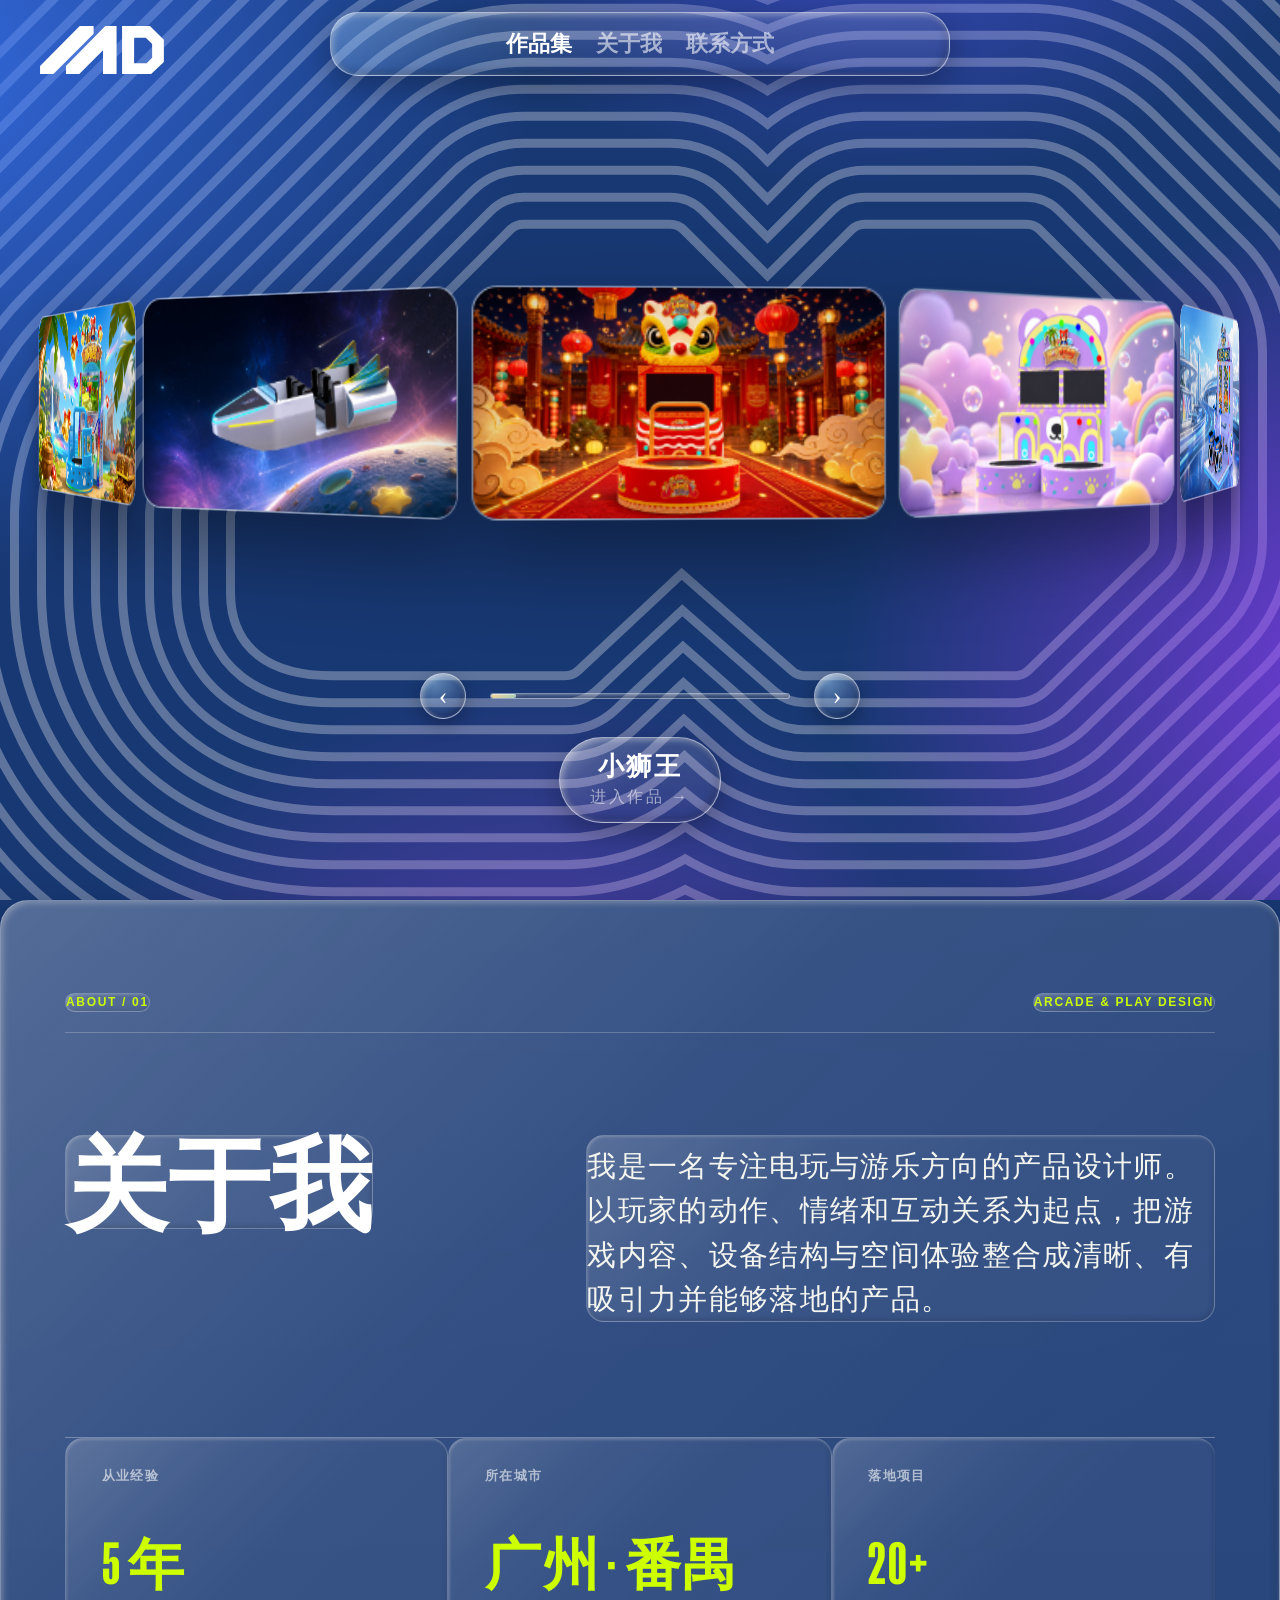
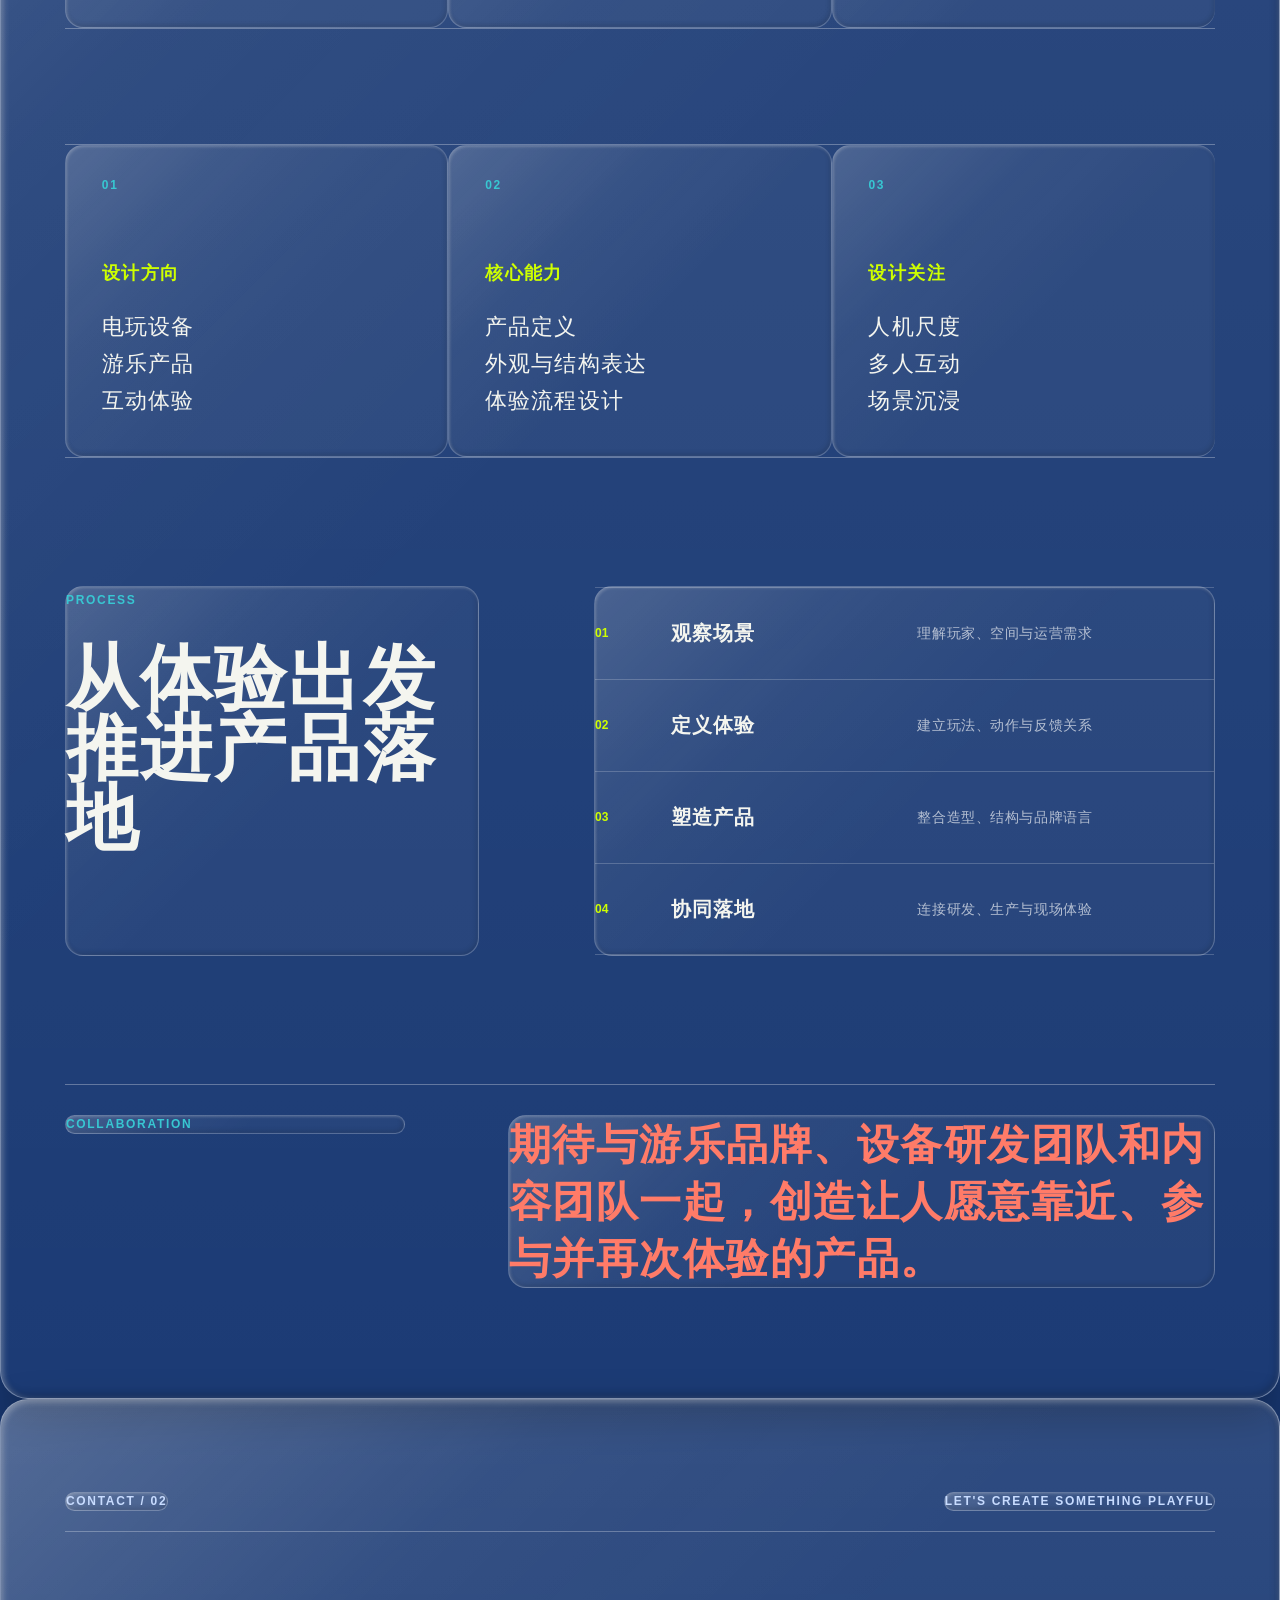
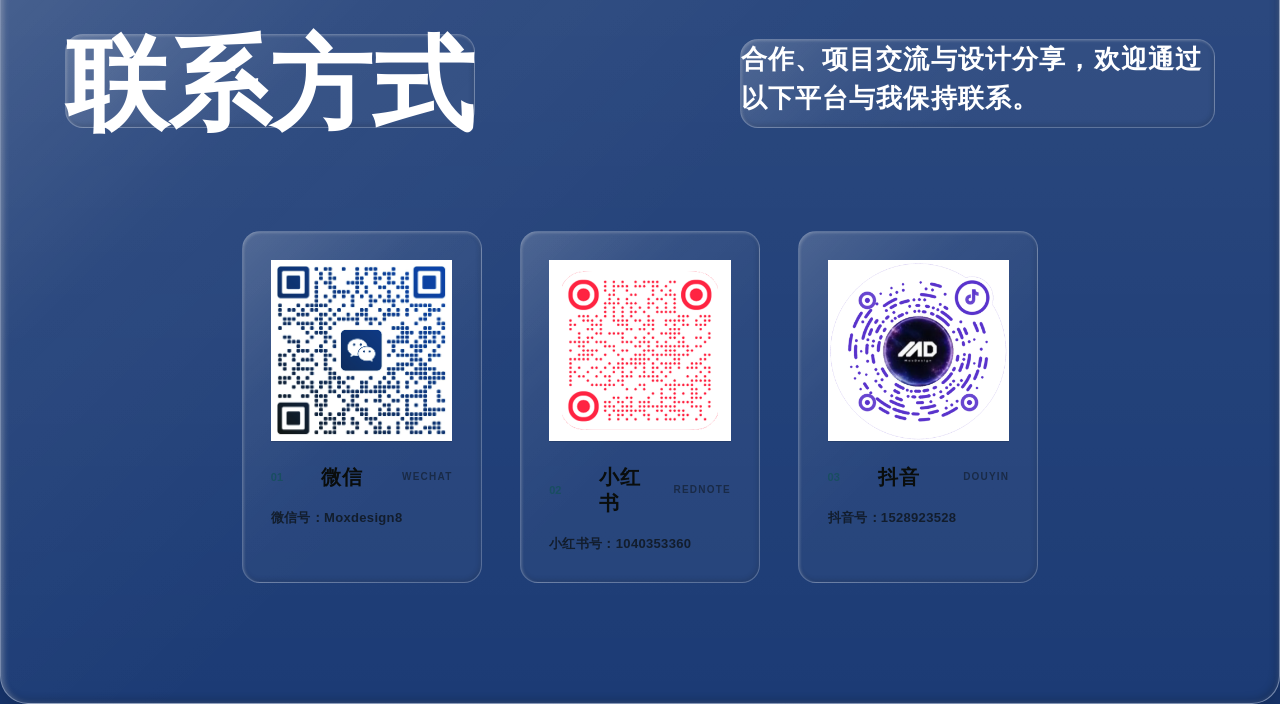
<file: index.html>
<!doctype html>
<html lang="zh-CN">
<head>
  <meta charset="utf-8">
  <meta name="viewport" content="width=device-width, initial-scale=1">
  <title>MOXDESIGN</title>
  <meta name="description" content="MOXDESIGN 个人作品集 · 电玩与游乐产品设计">
  <link rel="icon" type="image/svg+xml" href="/portfolio-favicon.svg">
<link rel="stylesheet" href="./_next/static/css/4db93ba46713b32e.css" data-precedence="next"/>
<link rel="stylesheet" href="./_next/static/css/9125044143d262a6.css" data-precedence="next"/>
<link rel="stylesheet" href="./_next/static/css/6457d96e42e4f2b3.css" data-precedence="next"/>
<link rel="stylesheet" href="./_next/static/css/0eae86ed3602519b.css" data-precedence="next"/>
<link rel="stylesheet" href="./_next/static/css/7588f6a66e364845.css" data-precedence="next"/>
<link rel="stylesheet" href="./_next/static/css/cd90bd70f72f82e6.css" data-precedence="next"/>
<link rel="stylesheet" href="./_next/static/css/4b866532153fc928.css" data-precedence="next"/>
<link rel="stylesheet" href="/portfolio-theme.css">
<link rel="stylesheet" href="/portfolio-carousel.css">
</head>
<body>
  <header class="Header">
    <a class="portfolio-header-brand" href="/" aria-label="MOXDESIGN 首页">
      <img src="/portfolio-wordmark.svg" alt="MOXDESIGN">
    </a>
  </header>
  <main id="main" class="relative">
    <div class="SectionHomepageHero relative min-h-svh text-white overflow-visible">
      <div class="portfolio-hero-inner">
              <div class="portfolio-ring-wrap">
              <div class="portfolio-orbit-wrap">
              <div class="orbit-stage">
        <div class="orbit-ring-wrap">
        <div class="orbit-tilt">
          <div class="orbit-ring" tabindex="0" role="region" aria-label="3D 环形作品画廊，自动旋转，点击卡片进入作品页">
          <a class="orbit-card" href="/duotrampoline/" style="--i:0" aria-label="作品 01">
            <img src="/portfolio-cards/card-01.png" alt="作品 01" loading="lazy">
          </a>
          <a class="orbit-card" href="/duobike/" style="--i:1" aria-label="作品 02">
            <img src="/portfolio-cards/card-02.png" alt="作品 02" loading="lazy">
          </a>
          <a class="orbit-card" href="/gunhero/" style="--i:2" aria-label="作品 03">
            <img src="/portfolio-cards/card-03.png" alt="作品 03" loading="lazy">
          </a>
          <a class="orbit-card" href="/snowbear/" style="--i:3" aria-label="作品 04">
            <img src="/portfolio-cards/card-04.png" alt="作品 04" loading="lazy">
          </a>
          <a class="orbit-card" href="/ledtheater/" style="--i:4" aria-label="作品 05">
            <img src="/portfolio-cards/card-05.png" alt="作品 05" loading="lazy">
          </a>
          <a class="orbit-card" href="/bermuda/" style="--i:5" aria-label="作品 06">
            <img src="/portfolio-cards/card-06.png" alt="作品 06" loading="lazy">
          </a>
          <a class="orbit-card" href="/duoski/" style="--i:6" aria-label="作品 07">
            <img src="/portfolio-cards/card-07.png" alt="作品 07" loading="lazy">
          </a>
          <a class="orbit-card" href="/tricycle/" style="--i:7" aria-label="作品 08">
            <img src="/portfolio-cards/card-08.png" alt="作品 08" loading="lazy">
          </a>
          <a class="orbit-card" href="/foodmatch/" style="--i:8" aria-label="作品 09">
            <img src="/portfolio-cards/card-09.png" alt="作品 09" loading="lazy">
          </a>
          <a class="orbit-card" href="/bobbi/" style="--i:9" aria-label="作品 10">
            <img src="/portfolio-cards/card-10.png" alt="作品 10" loading="lazy">
          </a>
          <a class="orbit-card" href="/hopbear/" style="--i:10" aria-label="作品 11">
            <img src="/portfolio-cards/card-11.png" alt="作品 11" loading="lazy">
          </a>
          <a class="orbit-card" href="/spaceship/" style="--i:11" aria-label="作品 12">
            <img src="/portfolio-cards/card-12.png" alt="作品 12" loading="lazy">
          </a>
          <a class="orbit-card" href="/lionking/" style="--i:12" aria-label="作品 13">
            <img src="/portfolio-cards/card-13.png" alt="作品 13" loading="lazy">
          </a>
          </div>
        </div>
        </div>
        <div class="orbit-controls">
          <button type="button" class="orbit-arrow orbit-prev" aria-label="上一个作品">&#8249;</button>
          <div class="orbit-progress" aria-hidden="true"><div class="orbit-progress-fill"></div></div>
          <button type="button" class="orbit-arrow orbit-next" aria-label="下一个作品">&#8250;</button>
        </div>
        <p class="portfolio-ring-caption" aria-live="polite"></p>
      </div></div>
      </div>
    </div>
  </main>
  <footer class="MainFooter relative text-white"></footer>
  <script src="/portfolio-nav.js"></script>
  <script src="/portfolio-carousel.js"></script>
</body>
</html>
</file>
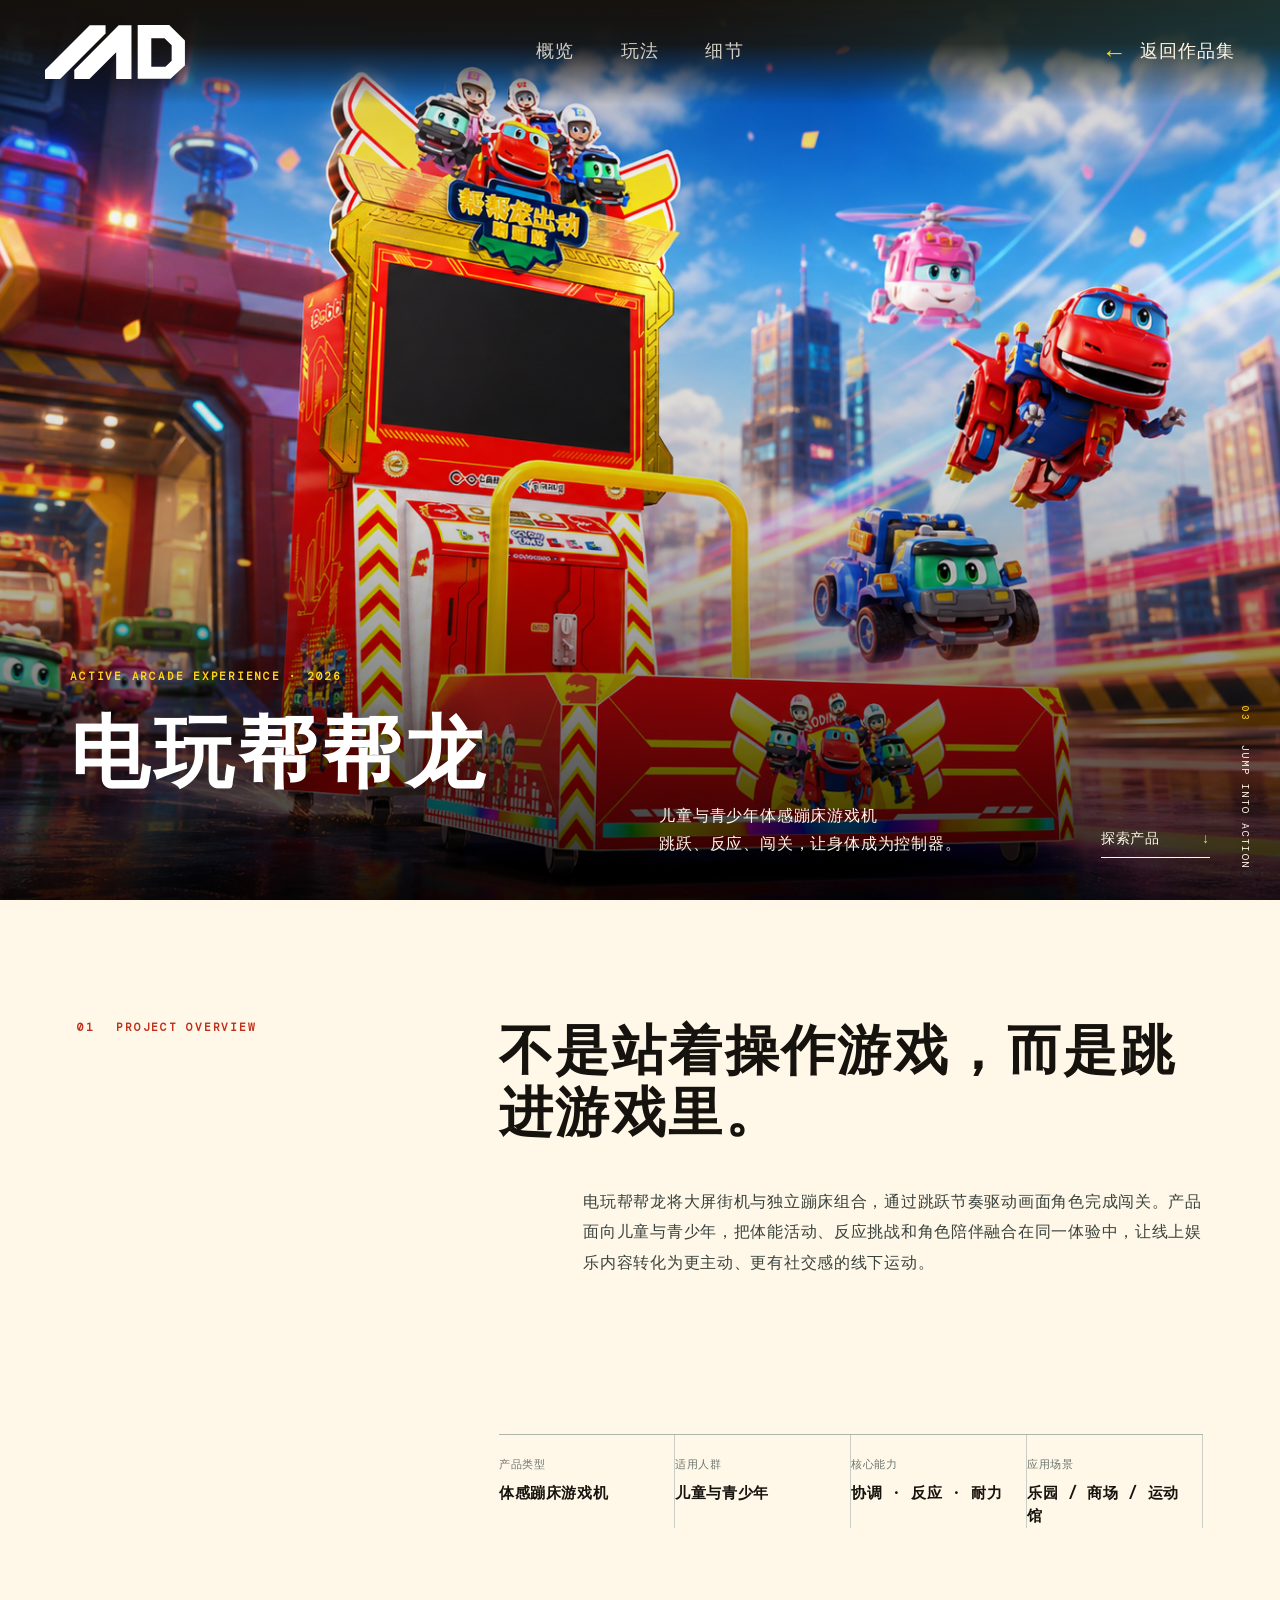
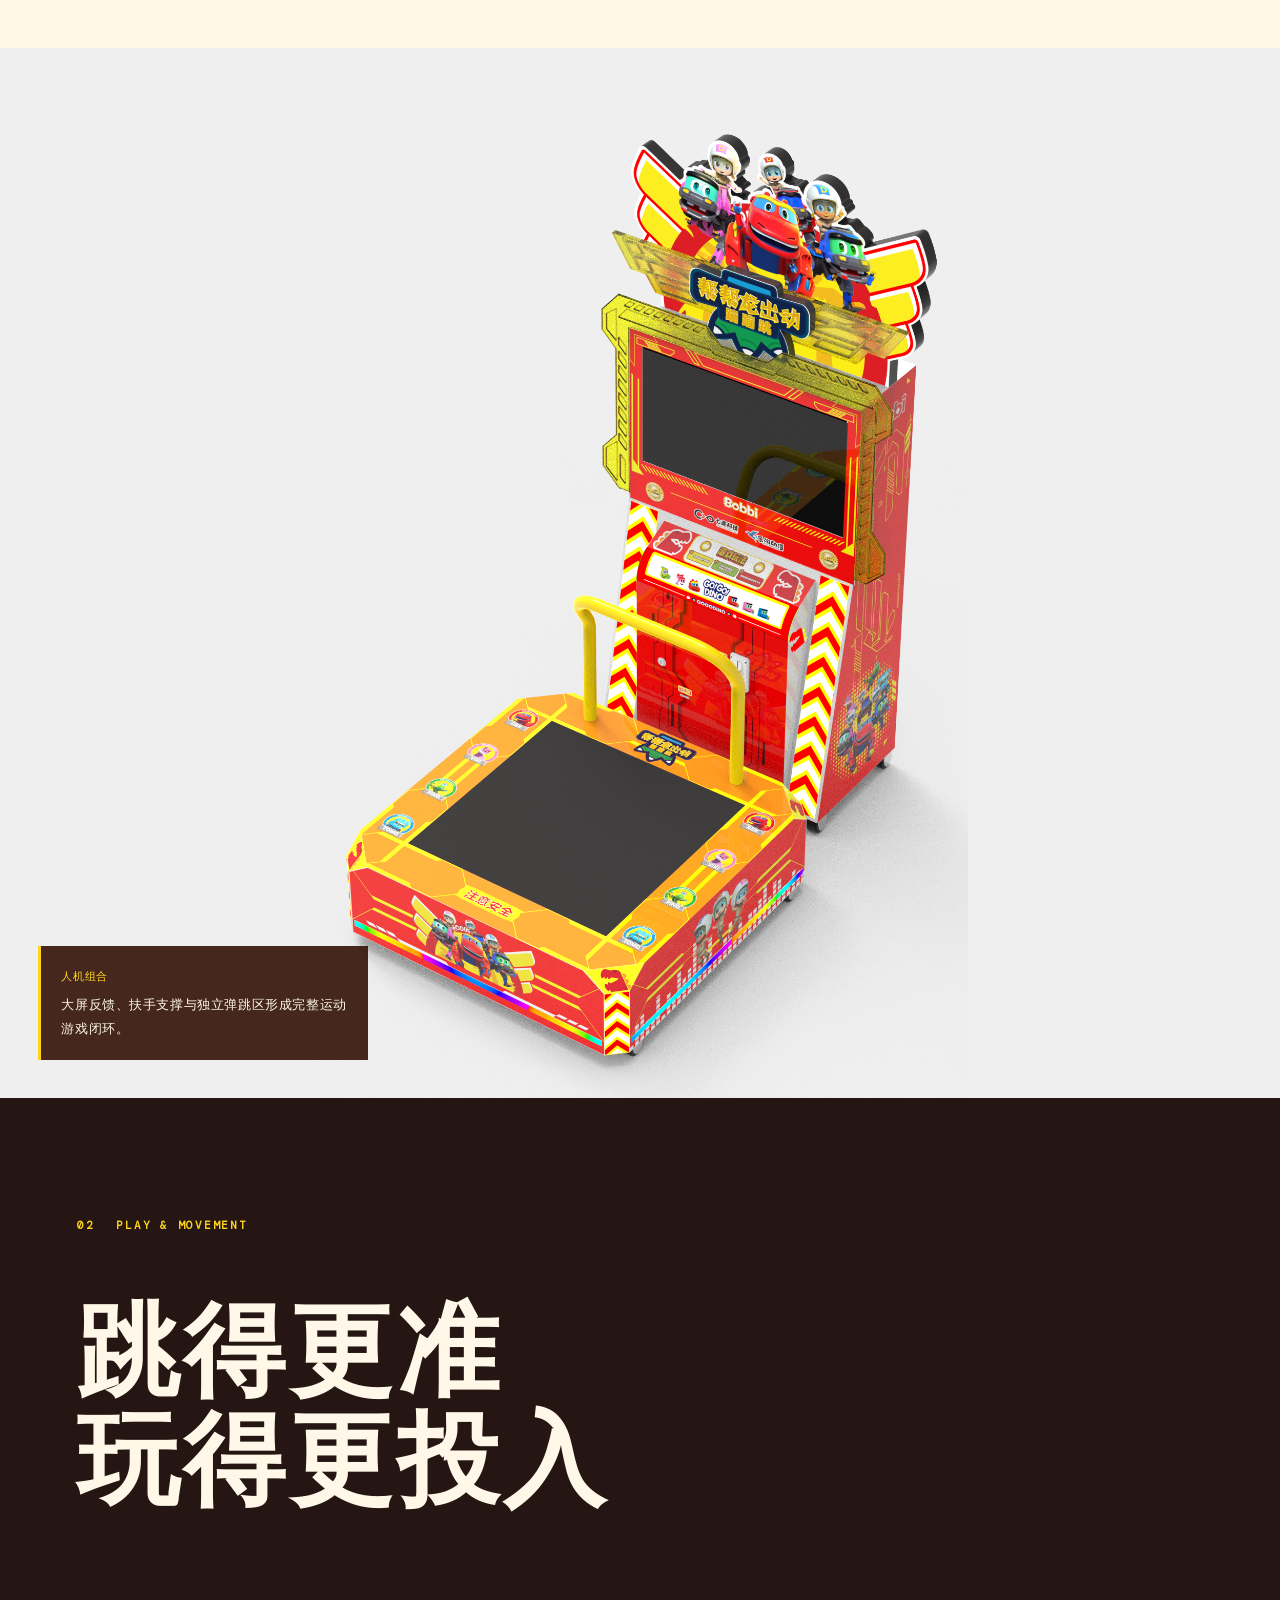
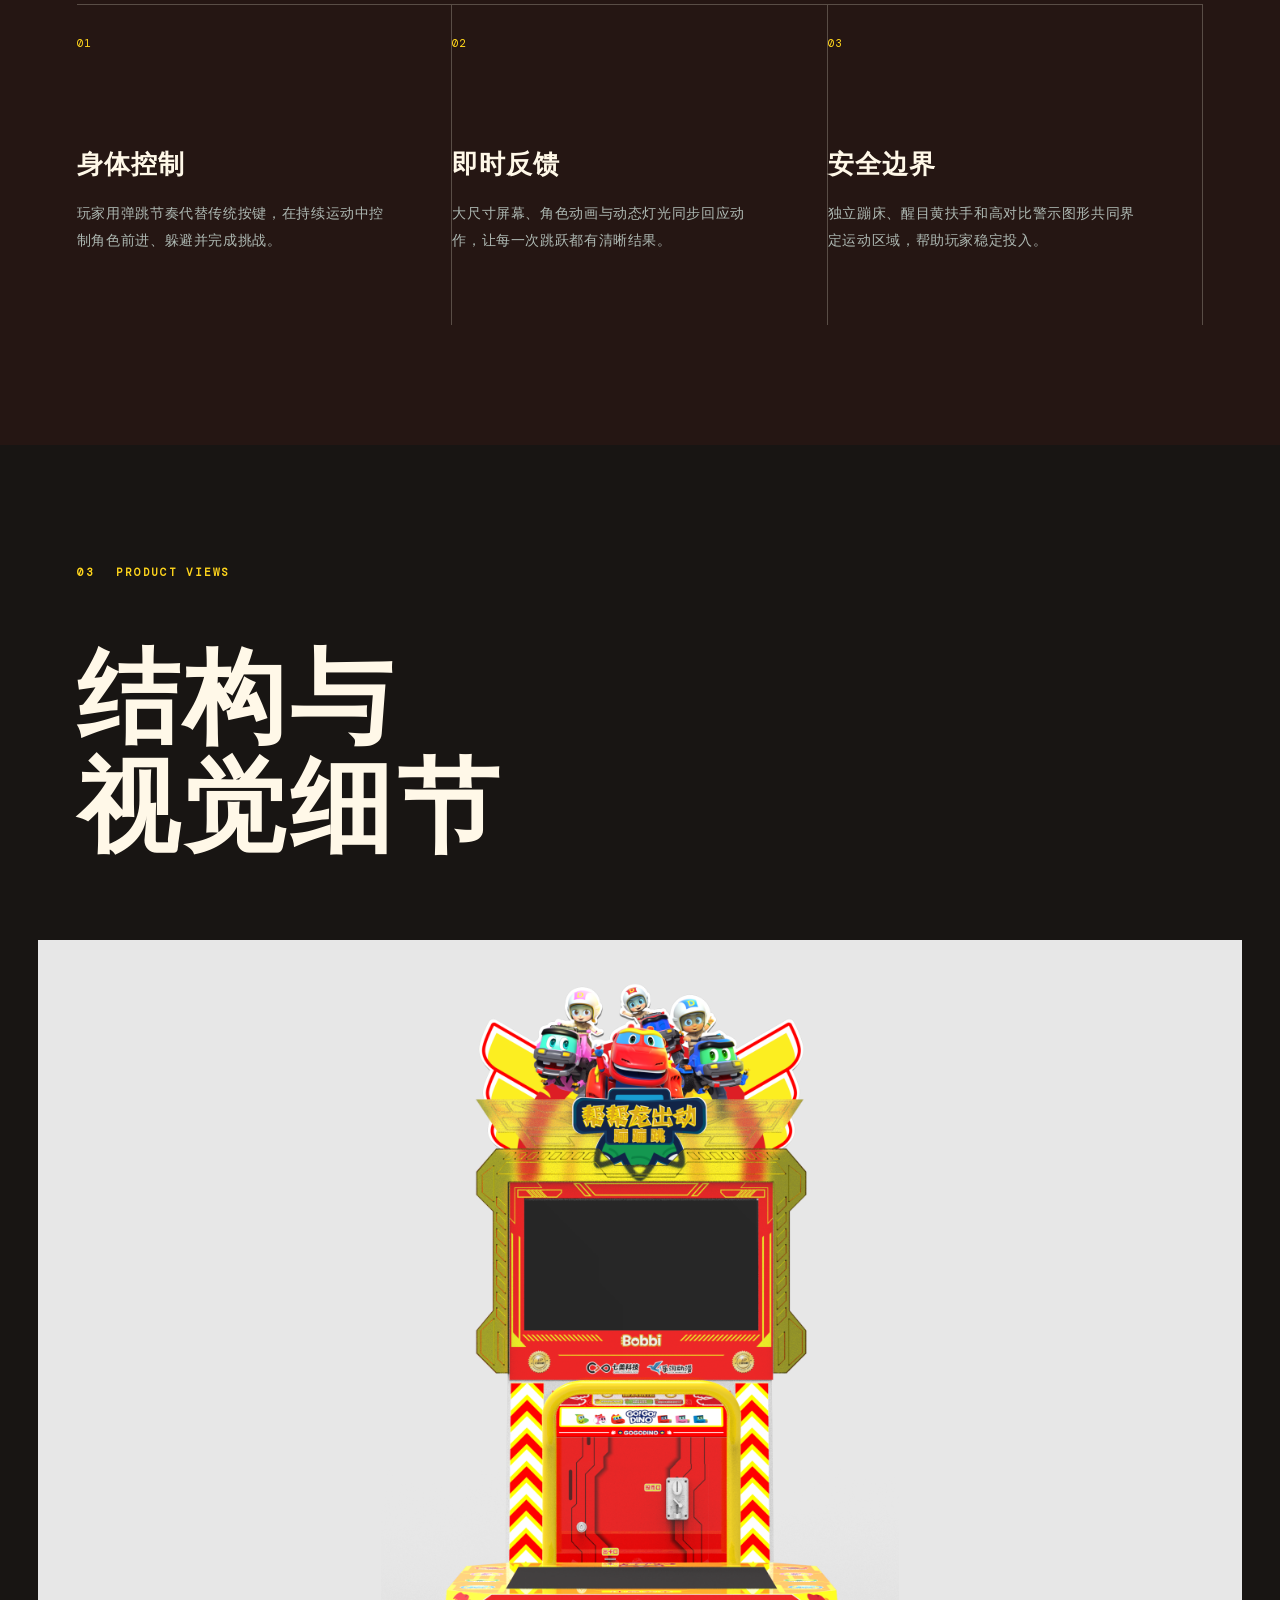
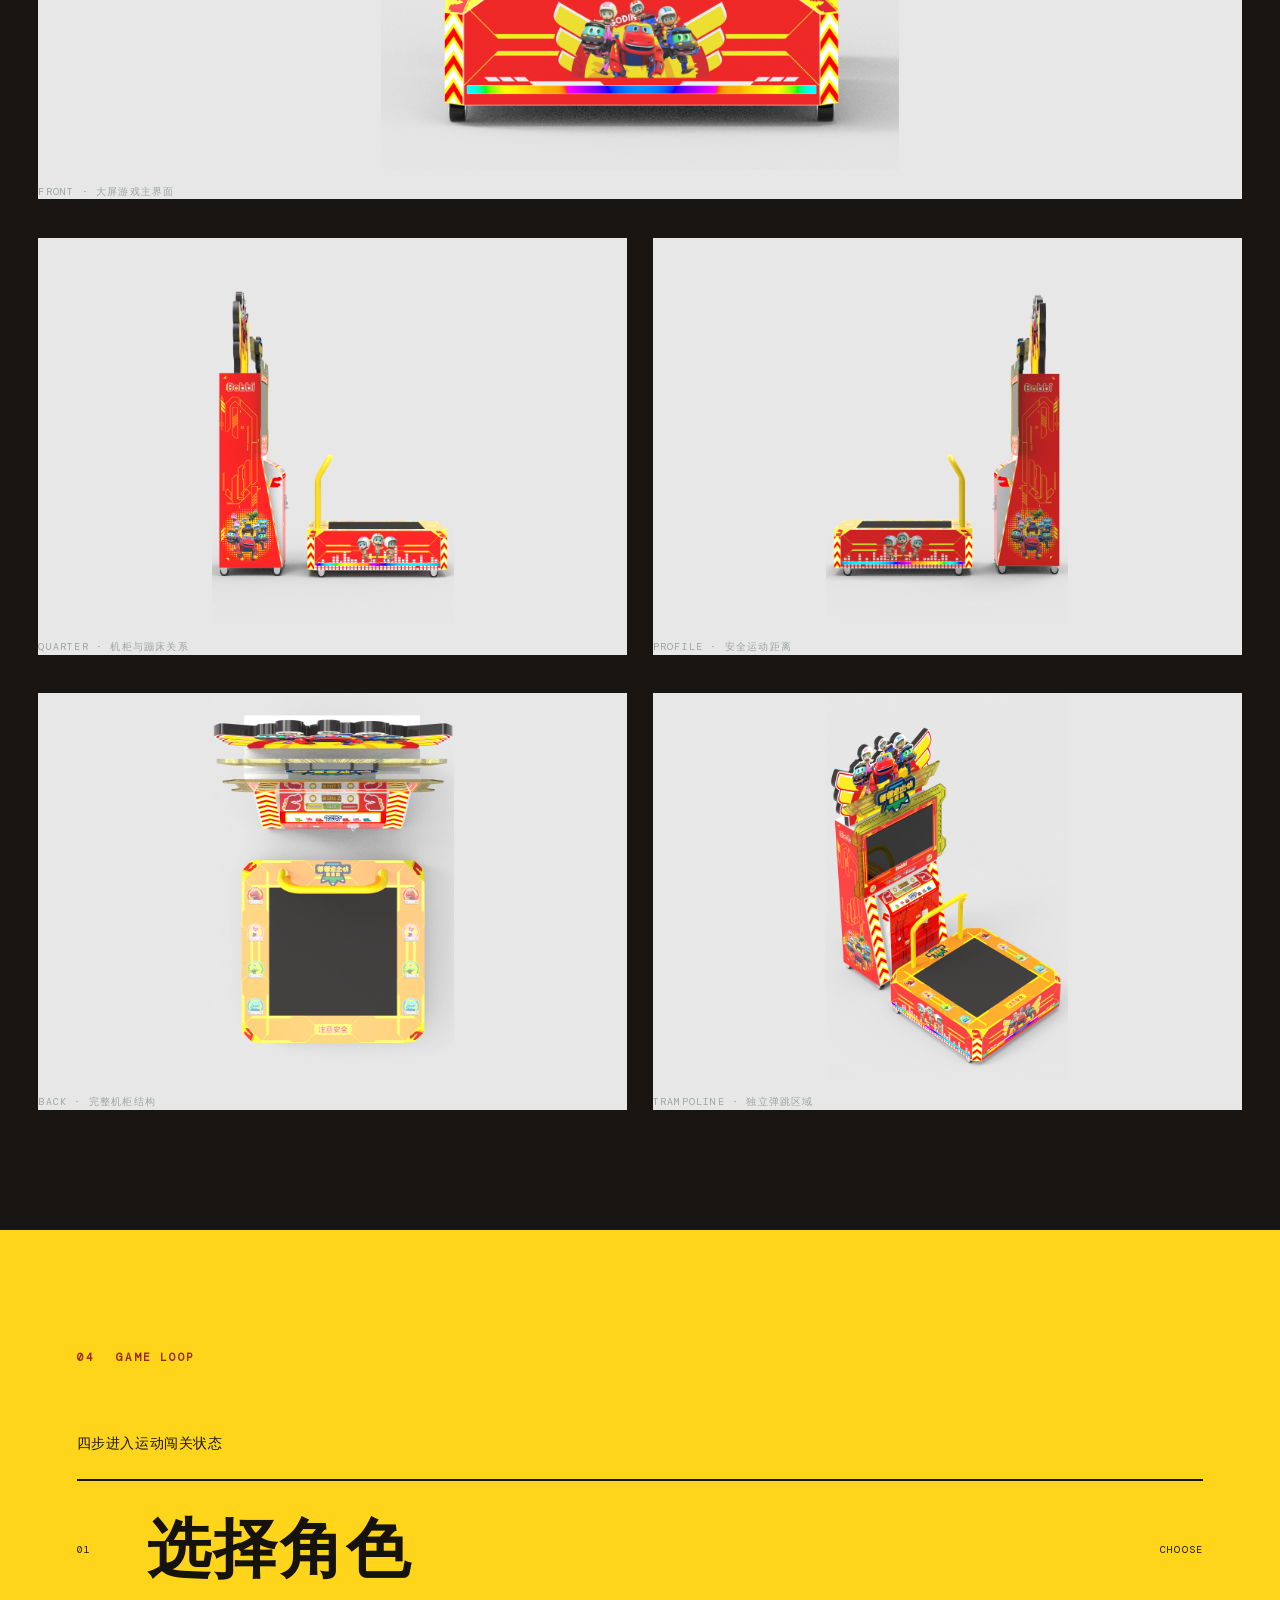
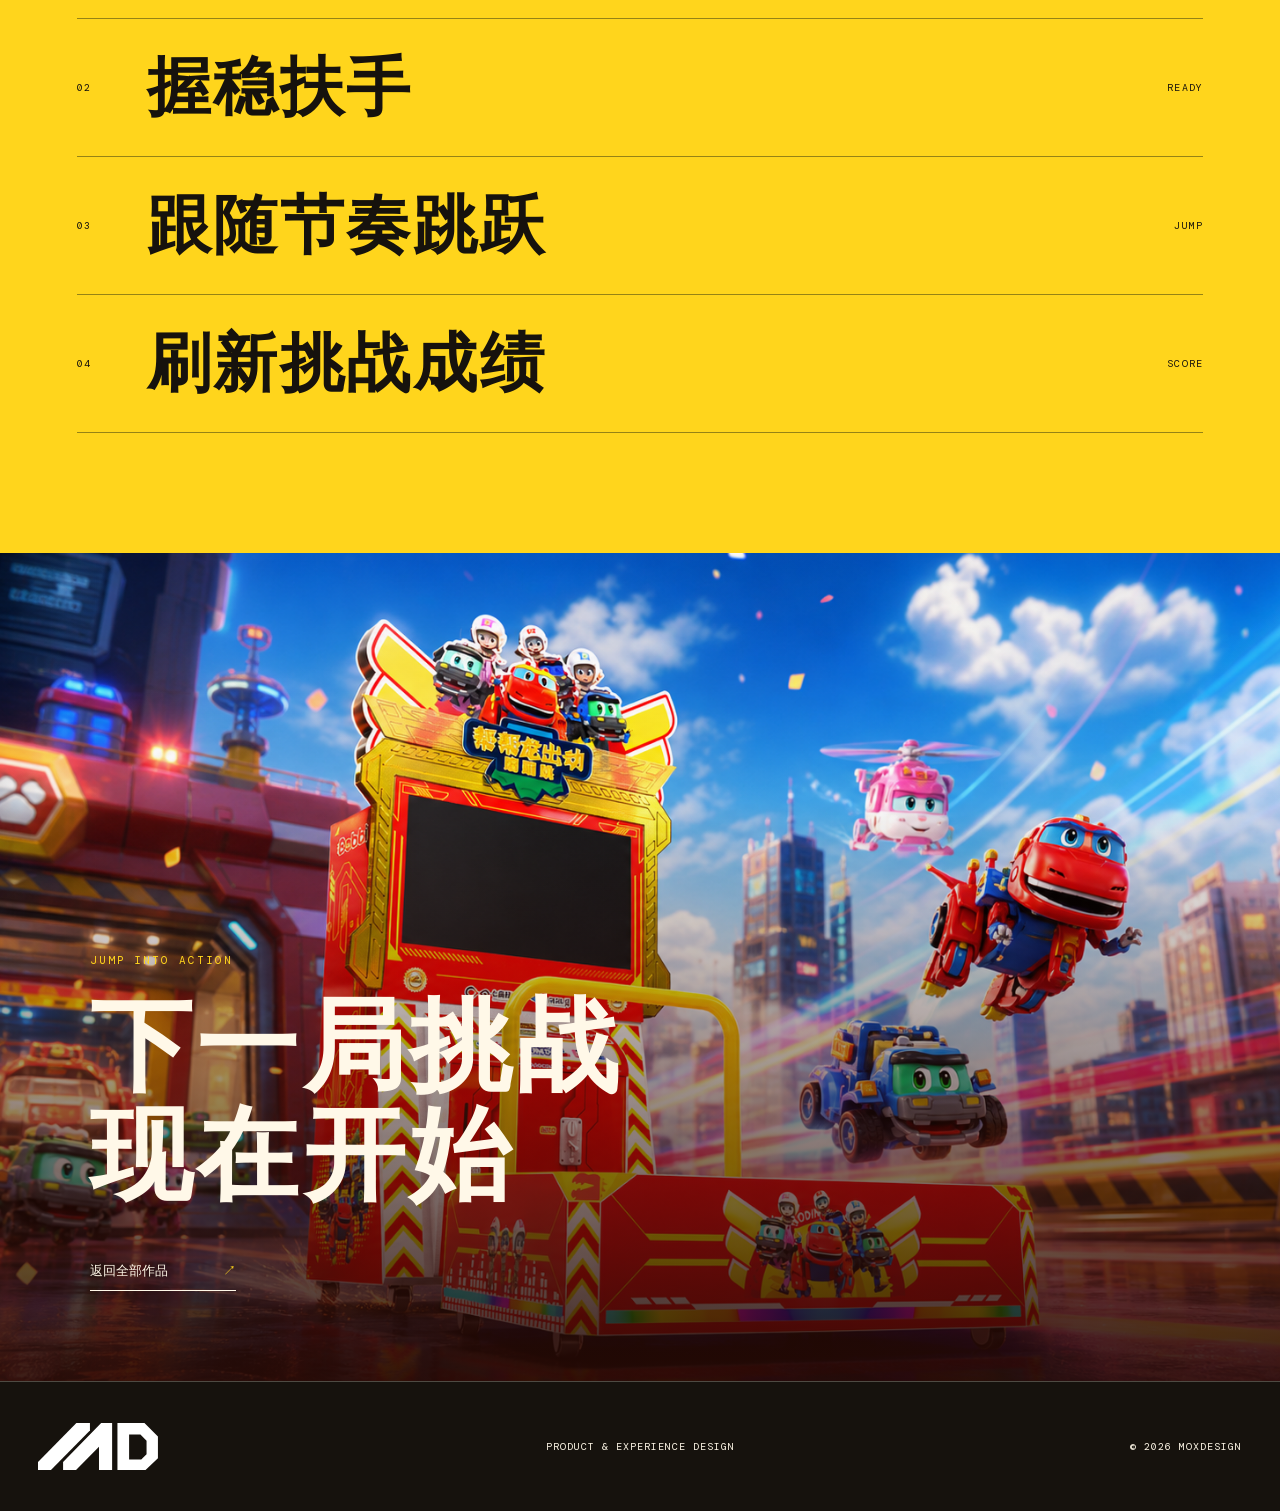
<file: bobbi/index.html>
<!doctype html>
<html lang="zh-CN">
<head>
  <meta charset="utf-8">
  <meta name="viewport" content="width=device-width, initial-scale=1">
  <meta name="theme-color" content="#d9271c">
  <meta name="description" content="电玩帮帮龙儿童与青少年蹦床游戏机产品设计">
  <title>电玩帮帮龙 | MOXDESIGN</title>
  <link rel="icon" type="image/svg+xml" href="/portfolio-favicon.svg">
  <link rel="stylesheet" href="/bobbi/bobbi.css">
  <link rel="stylesheet" href="/detail-safety.css">
</head>
<body class="bobbi-page">
  <header class="site-header">
    <a class="brand" href="/" aria-label="返回 MOXDESIGN 首页"><img src="/portfolio-wordmark.svg" alt="MOXDESIGN"></a>
    <nav aria-label="产品页导航"><a href="#overview">概览</a><a href="#play">玩法</a><a href="#gallery">细节</a></nav>
    <a class="back-link" href="/"><span aria-hidden="true">←</span> 返回作品集</a>
  </header>

  <main>
    <section class="hero" aria-labelledby="hero-title">
      <img class="hero-image" src="/bobbi/assets/主题主视觉.png" alt="电玩帮帮龙蹦床游戏机与角色场景">
      <div class="hero-shade"></div>
      <div class="hero-copy">
        <p class="eyebrow">ACTIVE ARCADE EXPERIENCE · 2026</p>
        <h1 id="hero-title">电玩帮帮龙</h1>
        <div class="hero-foot">
          <p>儿童与青少年体感蹦床游戏机<br>跳跃、反应、闯关，让身体成为控制器。</p>
          <a class="scroll-link" href="#overview">探索产品 <span aria-hidden="true">↓</span></a>
        </div>
      </div>
      <div class="hero-index" aria-hidden="true"><span>03</span><span>JUMP INTO ACTION</span></div>
    </section>

    <section class="overview" id="overview">
      <div class="section-label"><span>01</span><span>PROJECT OVERVIEW</span></div>
      <div class="overview-copy">
        <p class="lead">不是站着操作游戏，而是跳进游戏里。</p>
        <p class="body-copy">电玩帮帮龙将大屏街机与独立蹦床组合，通过跳跃节奏驱动画面角色完成闯关。产品面向儿童与青少年，把体能活动、反应挑战和角色陪伴融合在同一体验中，让线上娱乐内容转化为更主动、更有社交感的线下运动。</p>
      </div>
      <dl class="specs">
        <div><dt>产品类型</dt><dd>体感蹦床游戏机</dd></div>
        <div><dt>适用人群</dt><dd>儿童与青少年</dd></div>
        <div><dt>核心能力</dt><dd>协调 · 反应 · 耐力</dd></div>
        <div><dt>应用场景</dt><dd>乐园 / 商场 / 运动馆</dd></div>
      </dl>
    </section>

    <section class="feature-image" id="play">
      <img src="/bobbi/assets/帮帮龙蹦床25.450.png" alt="电玩帮帮龙蹦床游戏机完整结构">
      <div class="feature-caption"><span>人机组合</span><p>大屏反馈、扶手支撑与独立弹跳区形成完整运动游戏闭环。</p></div>
    </section>

    <section class="design-story">
      <div class="section-label"><span>02</span><span>PLAY &amp; MOVEMENT</span></div>
      <h2>跳得更准<br>玩得更投入</h2>
      <div class="story-grid">
        <article><span class="story-number">01</span><h3>身体控制</h3><p>玩家用弹跳节奏代替传统按键，在持续运动中控制角色前进、躲避并完成挑战。</p></article>
        <article><span class="story-number">02</span><h3>即时反馈</h3><p>大尺寸屏幕、角色动画与动态灯光同步回应动作，让每一次跳跃都有清晰结果。</p></article>
        <article><span class="story-number">03</span><h3>安全边界</h3><p>独立蹦床、醒目黄扶手和高对比警示图形共同界定运动区域，帮助玩家稳定投入。</p></article>
      </div>
    </section>

    <section class="gallery" id="gallery" aria-labelledby="gallery-title">
      <div class="gallery-heading"><div class="section-label"><span>03</span><span>PRODUCT VIEWS</span></div><h2 id="gallery-title">结构与<br>视觉细节</h2></div>
      <figure class="gallery-wide portrait-stage"><img src="/bobbi/assets/帮帮龙蹦床25.445.png" alt="电玩帮帮龙游戏机正面视角"><figcaption>FRONT · 大屏游戏主界面</figcaption></figure>
      <figure><img src="/bobbi/assets/帮帮龙蹦床25.446.png" alt="电玩帮帮龙游戏机斜侧视角"><figcaption>QUARTER · 机柜与蹦床关系</figcaption></figure>
      <figure><img src="/bobbi/assets/帮帮龙蹦床25.447.png" alt="电玩帮帮龙游戏机侧面视角"><figcaption>PROFILE · 安全运动距离</figcaption></figure>
      <figure><img src="/bobbi/assets/帮帮龙蹦床25.448.png" alt="电玩帮帮龙游戏机背面视角"><figcaption>BACK · 完整机柜结构</figcaption></figure>
      <figure><img src="/bobbi/assets/帮帮龙蹦床25.449.png" alt="电玩帮帮龙蹦床细节"><figcaption>TRAMPOLINE · 独立弹跳区域</figcaption></figure>
    </section>

    <section class="journey">
      <div class="section-label"><span>04</span><span>GAME LOOP</span></div>
      <p class="journey-kicker">四步进入运动闯关状态</p>
      <ol>
        <li><span>01</span><strong>选择角色</strong><small>CHOOSE</small></li>
        <li><span>02</span><strong>握稳扶手</strong><small>READY</small></li>
        <li><span>03</span><strong>跟随节奏跳跃</strong><small>JUMP</small></li>
        <li><span>04</span><strong>刷新挑战成绩</strong><small>SCORE</small></li>
      </ol>
    </section>

    <section class="finale">
      <img src="/bobbi/assets/主题主视觉.png" alt="电玩帮帮龙游戏机主视觉">
      <div><p>JUMP INTO ACTION</p><h2>下一局挑战<br>现在开始</h2><a href="/">返回全部作品 <span aria-hidden="true">↗</span></a></div>
    </section>
  </main>

  <footer><img src="/portfolio-wordmark.svg" alt="MOXDESIGN"><p>PRODUCT &amp; EXPERIENCE DESIGN</p><p>© 2026 MOXDESIGN</p></footer>

<script>
(function() {
  var works = [
    { slug: "duotrampoline", name: "淘气堡蹦蹦床紫色" },
    { slug: "duobike", name: "淘气堡双人自行车" },
    { slug: "gunhero", name: "王者枪神" },
    { slug: "snowbear", name: "雪舞熊欢" },
    { slug: "ledtheater", name: "迷你LED悬空剧场" },
    { slug: "bermuda", name: "百慕大冒险" },
    { slug: "duoski", name: "淘气堡滑雪" },
    { slug: "tricycle", name: "淘气堡三人自行车" },
    { slug: "foodmatch", name: "美食点点乐" },
    { slug: "bobbi", name: "电玩帮帮龙" },
    { slug: "hopbear", name: "电玩蹦蹦熊" },
    { slug: "spaceship", name: "潮玩飞船" },
    { slug: "lionking", name: "小狮王" }
  ];
  var m = location.pathname.match(/\/([a-z]+)\/?$/);
  var cur = m ? m[1] : "";
  var idx = -1;
  for (var k = 0; k < works.length; k++) if (works[k].slug === cur) { idx = k; break; }
  if (idx === -1) return;
  var next = works[(idx + 1) % works.length];
  var prev = works[(idx - 1 + works.length) % works.length];

  var hint = document.createElement("div");
  hint.id = "work-nav-hint";
  hint.style.cssText = "position:fixed;left:50%;transform:translateX(-50%);z-index:9999;" +
    "background:linear-gradient(135deg,rgba(140,200,255,0.32) 0%,rgba(120,180,240,0.06) 30%,transparent 55%),rgba(15,20,40,0.55);" +
    "border:1px solid rgba(255,255,255,0.45);border-radius:999px;padding:12px 26px;color:#fff;" +
    "font:600 16px/1.4 'PingFang SC','Microsoft YaHei',Arial,sans-serif;letter-spacing:0.04em;" +
    "box-shadow:0 8px 26px rgba(0,0,0,0.3),inset 2px 2px 6px rgba(255,255,255,0.35),inset -2px -3px 8px rgba(0,0,0,0.25);" +
    "opacity:0;transition:opacity .3s ease;pointer-events:none;white-space:nowrap;";
  document.body.appendChild(hint);
  function showHint(text, atTop) {
    hint.textContent = text;
    hint.style.bottom = atTop ? "auto" : "26px";
    hint.style.top = atTop ? "96px" : "auto";
    hint.style.opacity = "1";
  }
  function hideHint() { hint.style.opacity = "0"; }

  var downArmed = false, upArmed = false;
  var armedAt = 0;
  var MIN_GAP = 500;   // 提示出现后至少等 0.7s，避免同一次滑动惯性误触
  var done = false;

  function go(slug) {
    if (done) return;
    done = true;
    document.removeEventListener("wheel", onWheel);
    document.removeEventListener("touchmove", onTouchMove);
    window.removeEventListener("scroll", onScroll);
    location.href = location.pathname.replace(/[^/]+\/?$/, slug + "/");
  }

  function onScroll() {
    var d = document.documentElement, b = document.body;
    var max = Math.max(d.scrollHeight, b.scrollHeight) - window.innerHeight;
    var y = window.scrollY;
    var atBottom = max > 60 && y >= max - 80;
    var atTop = y <= 60;
    if (atBottom) {
      if (!downArmed) {
        downArmed = true; upArmed = false;
        armedAt = Date.now();
        showHint("继续下滑进入下一个作品：" + next.name + " ↓", false);
      }
    } else if (atTop) {
      if (!upArmed) {
        upArmed = true; downArmed = false;
        armedAt = Date.now();
        showHint("继续上滑返回上一个作品：" + prev.name + " ↑", true);
      }
    } else {
      downArmed = false; upArmed = false;
      hideHint();
    }
  }

  function onWheel(e) {
    var now = Date.now();
    var y = window.scrollY;
    var d = document.documentElement, b = document.body;
    var max = Math.max(d.scrollHeight, b.scrollHeight) - window.innerHeight;
    // 已在顶部附近上滑但未布防 → 直接布防（顶部时滚动事件不会触发，滚轮事件会）
    if (e.deltaY < 0 && !upArmed && y <= 60) {
      upArmed = true; downArmed = false; armedAt = now;
      showHint("继续上滑返回上一个作品：" + prev.name + " ↑", true);
      return;
    }
    // 已在底部附近下滑但未布防 → 直接布防
    if (e.deltaY > 0 && !downArmed && max > 60 && y >= max - 80) {
      downArmed = true; upArmed = false; armedAt = now;
      showHint("继续下滑进入下一个作品：" + next.name + " ↓", false);
      return;
    }
    if (now - armedAt < MIN_GAP) return;
    if (e.deltaY > 0 && downArmed) { go(next.slug); }
    else if (e.deltaY < 0 && upArmed) { go(prev.slug); }
  }

  var lastTouchY = null;
  function onTouchMove(e) {
    var t = e.touches[0].clientY;
    if (lastTouchY !== null) {
      var dy = t - lastTouchY;
      if (Date.now() - armedAt >= MIN_GAP) {
        if (dy > 10 && downArmed) { go(next.slug); return; }
        if (dy < -10 && upArmed) { go(prev.slug); return; }
      }
    }
    lastTouchY = t;
  }

  window.addEventListener("scroll", onScroll, { passive: true });
  document.addEventListener("wheel", onWheel, { passive: true });
  document.addEventListener("touchmove", onTouchMove, { passive: true });
  document.addEventListener("touchend", function() { lastTouchY = null; });
})();
</script>



</body>
</html>
</file>
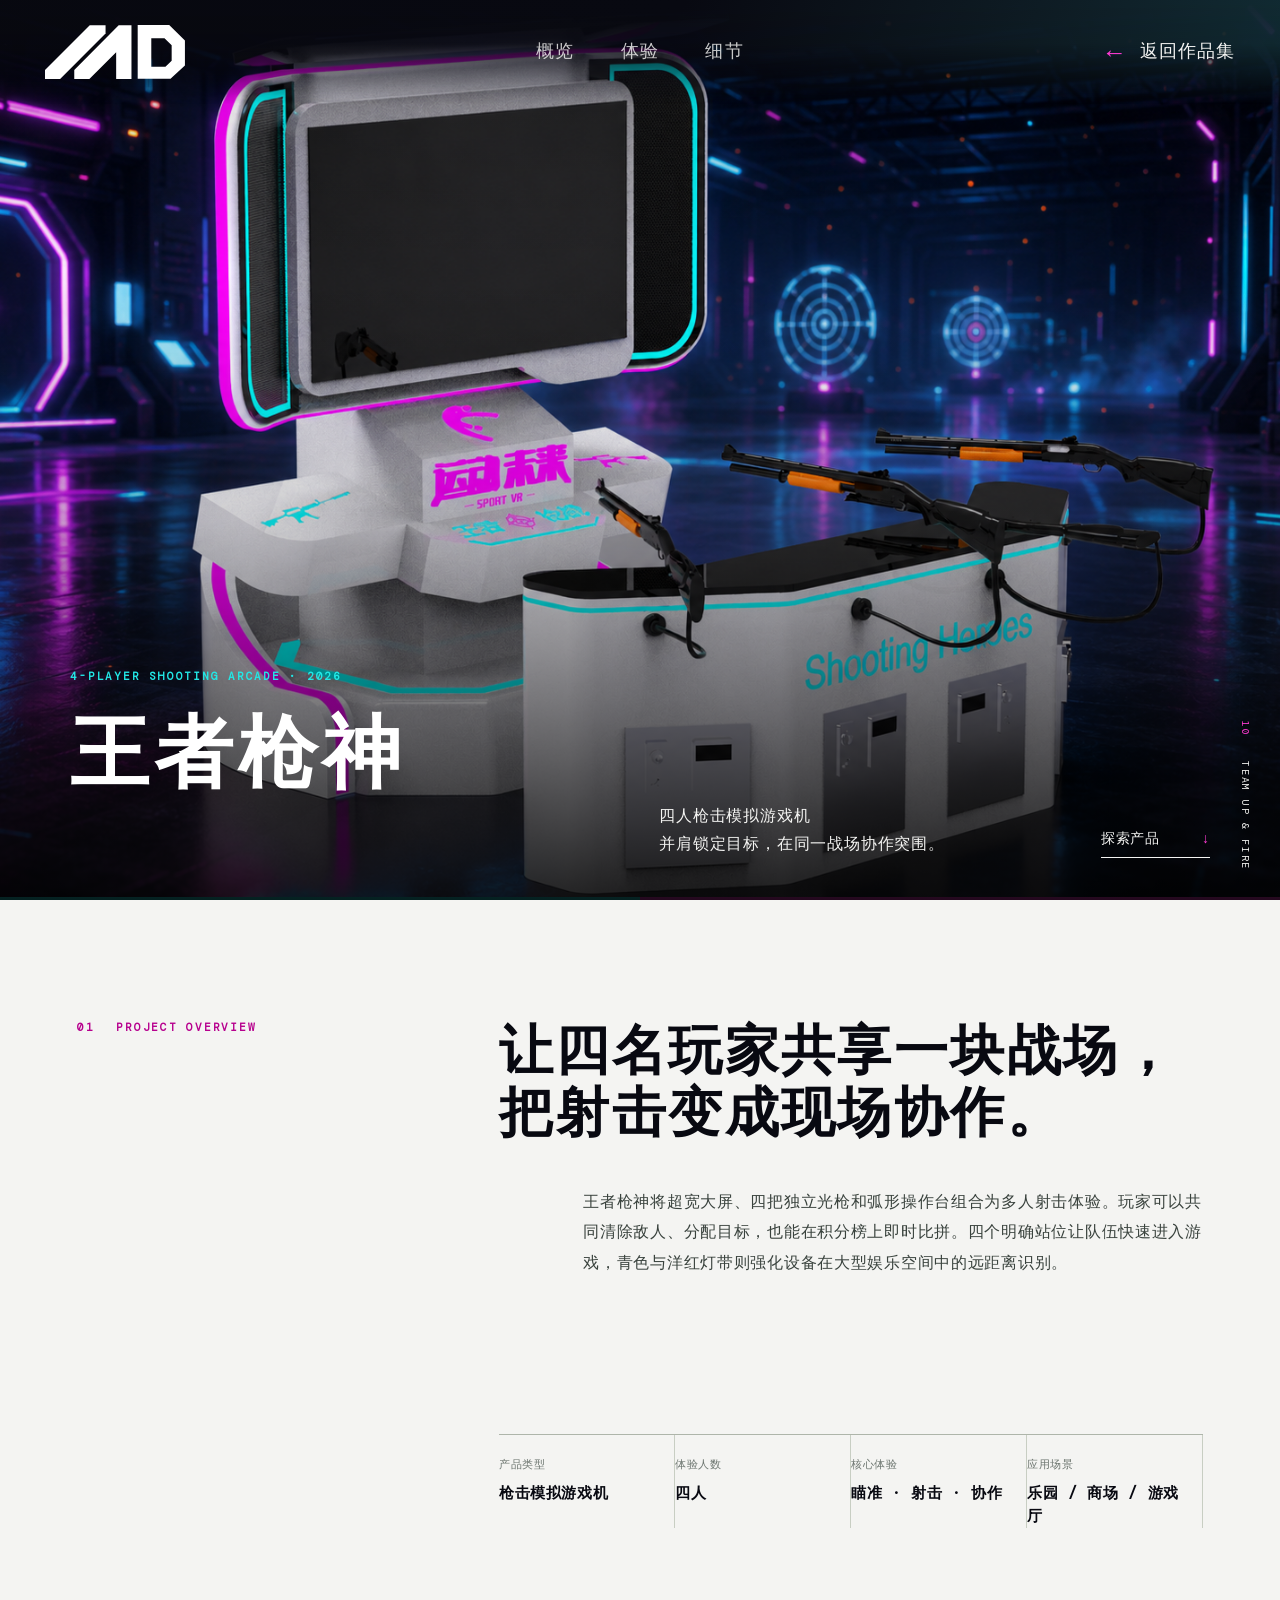
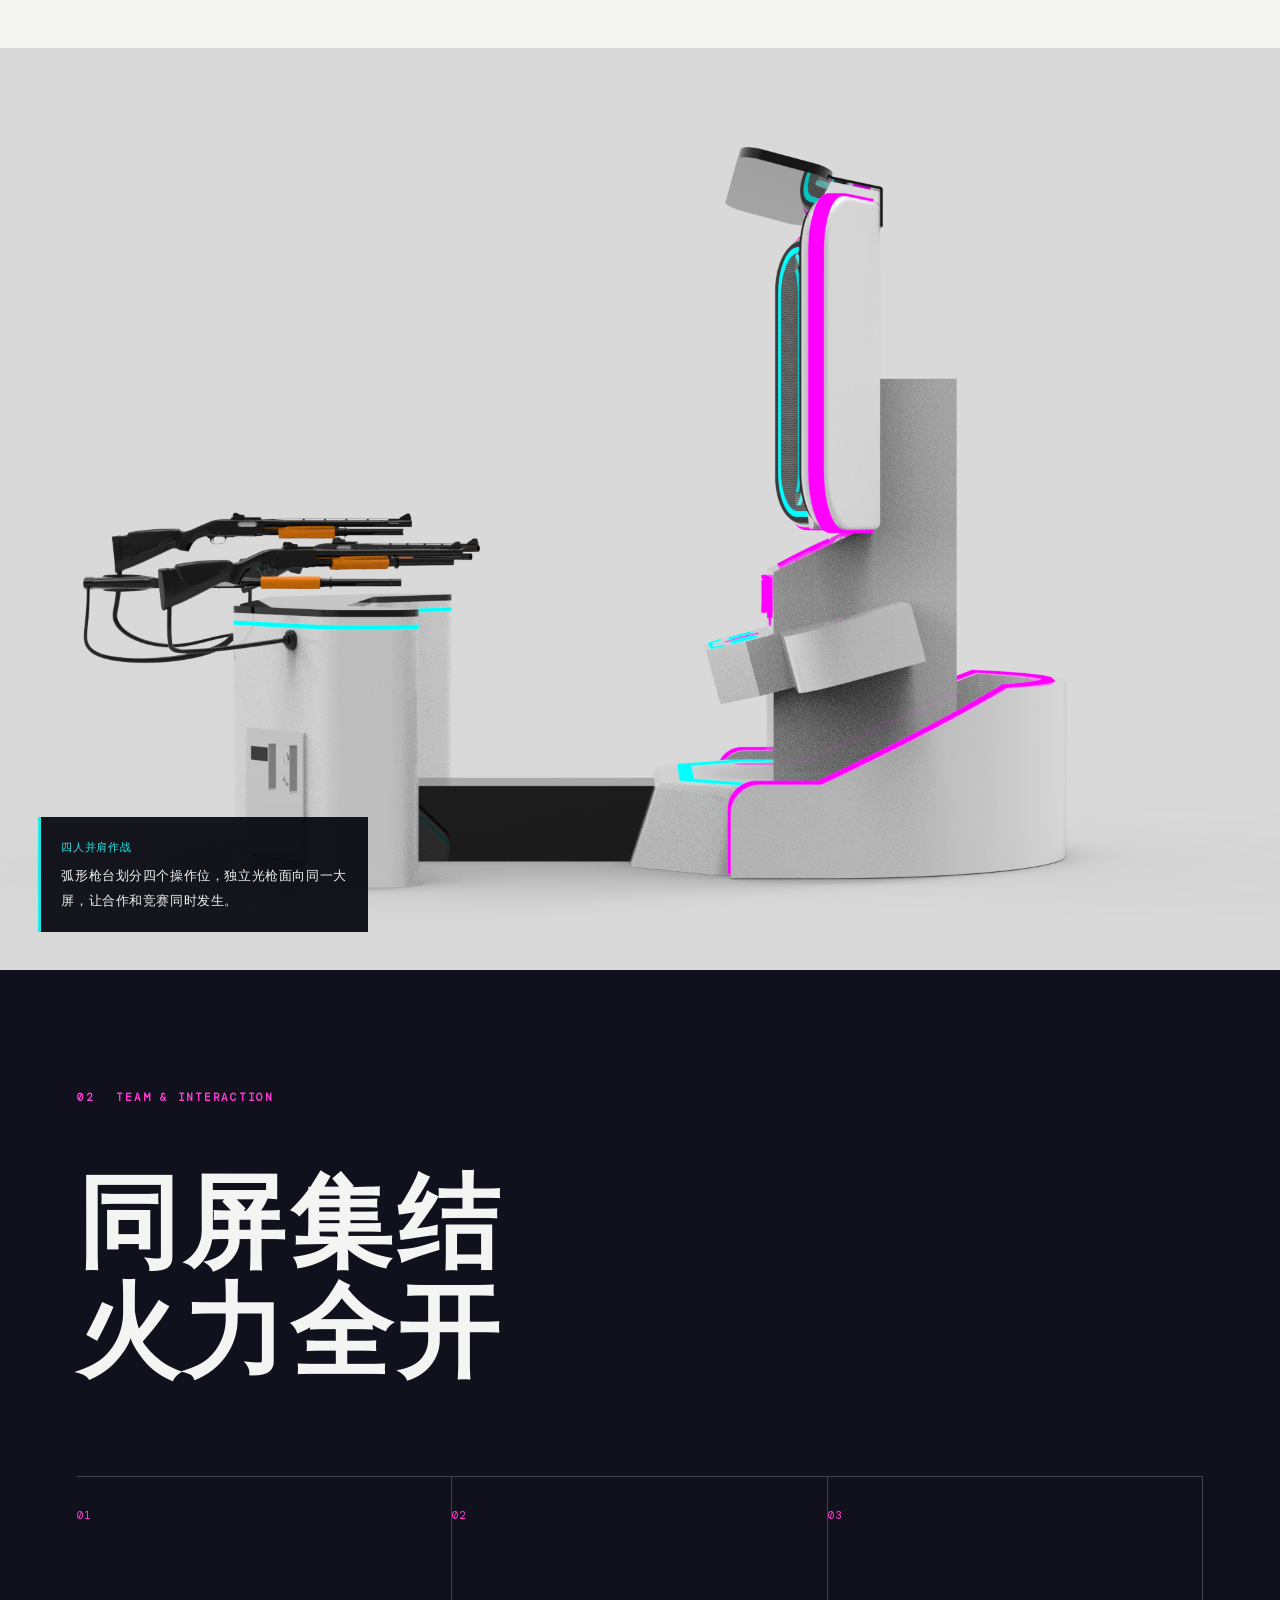
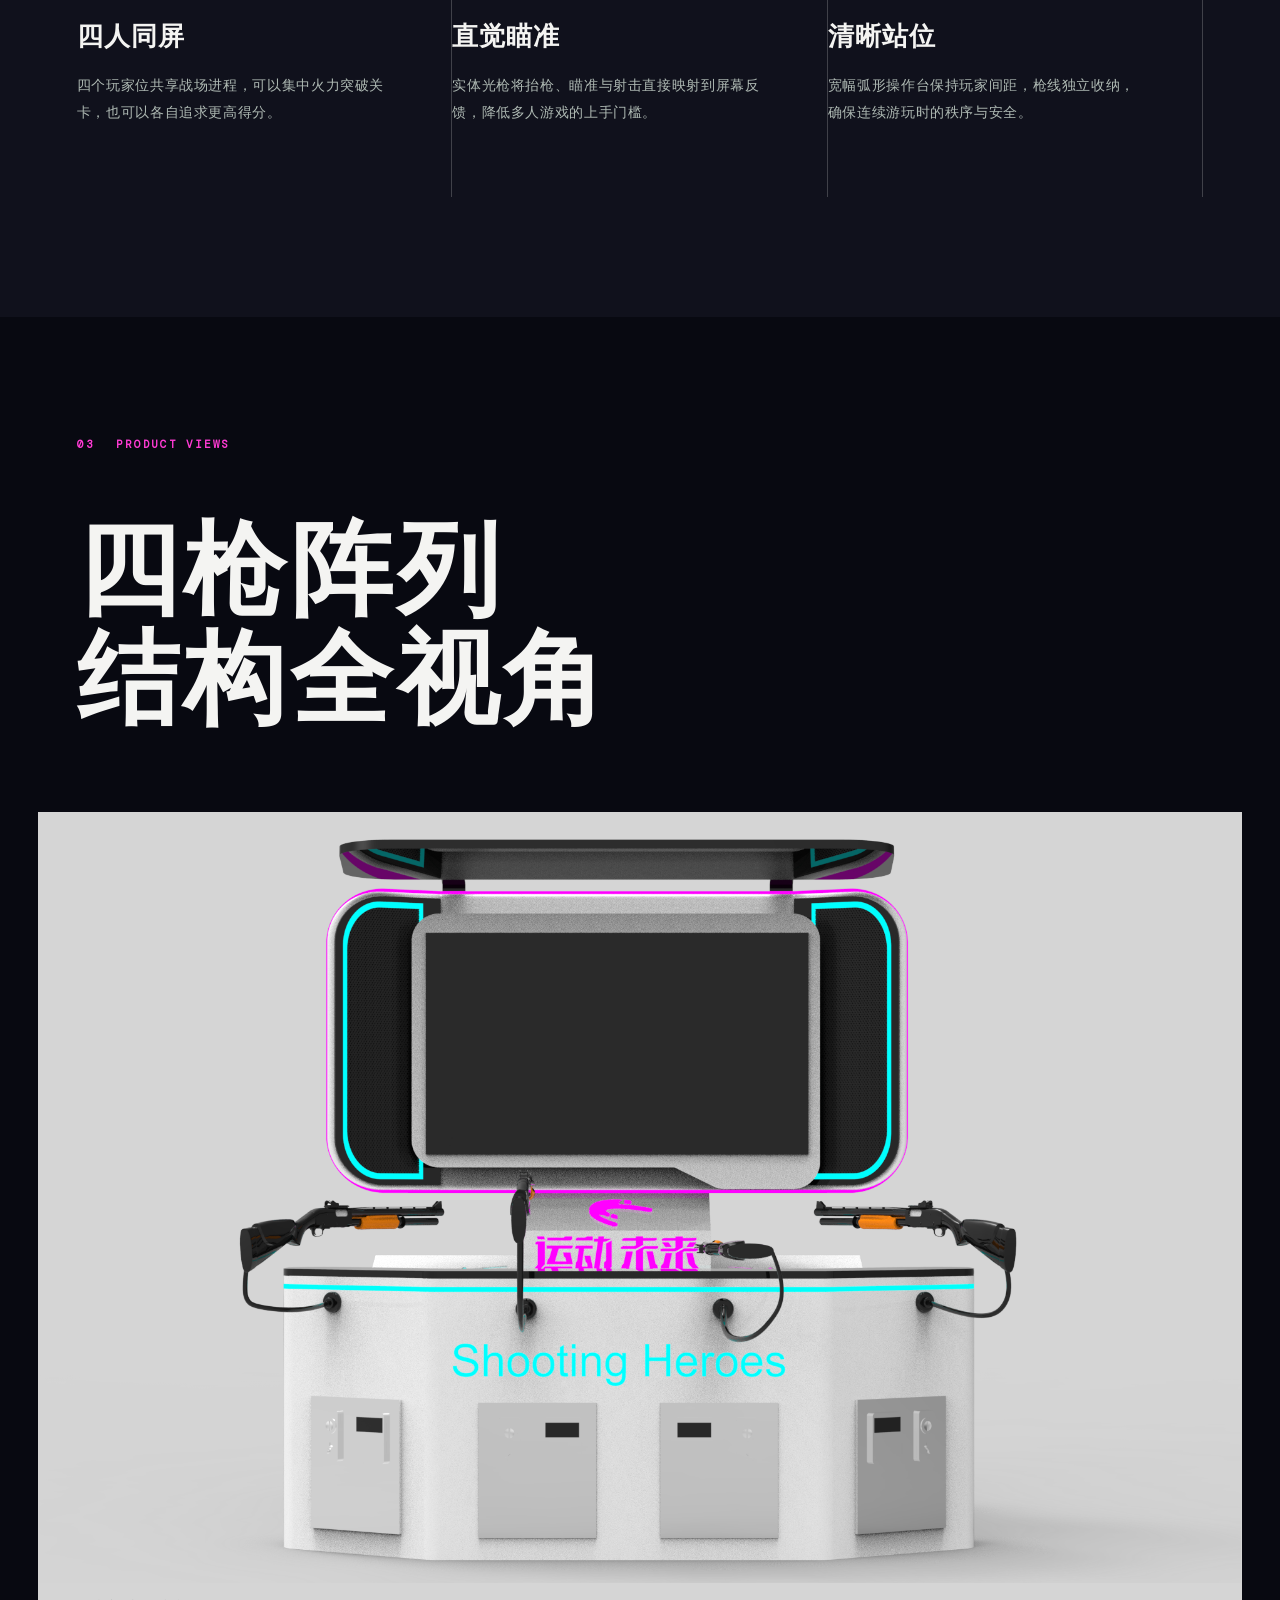
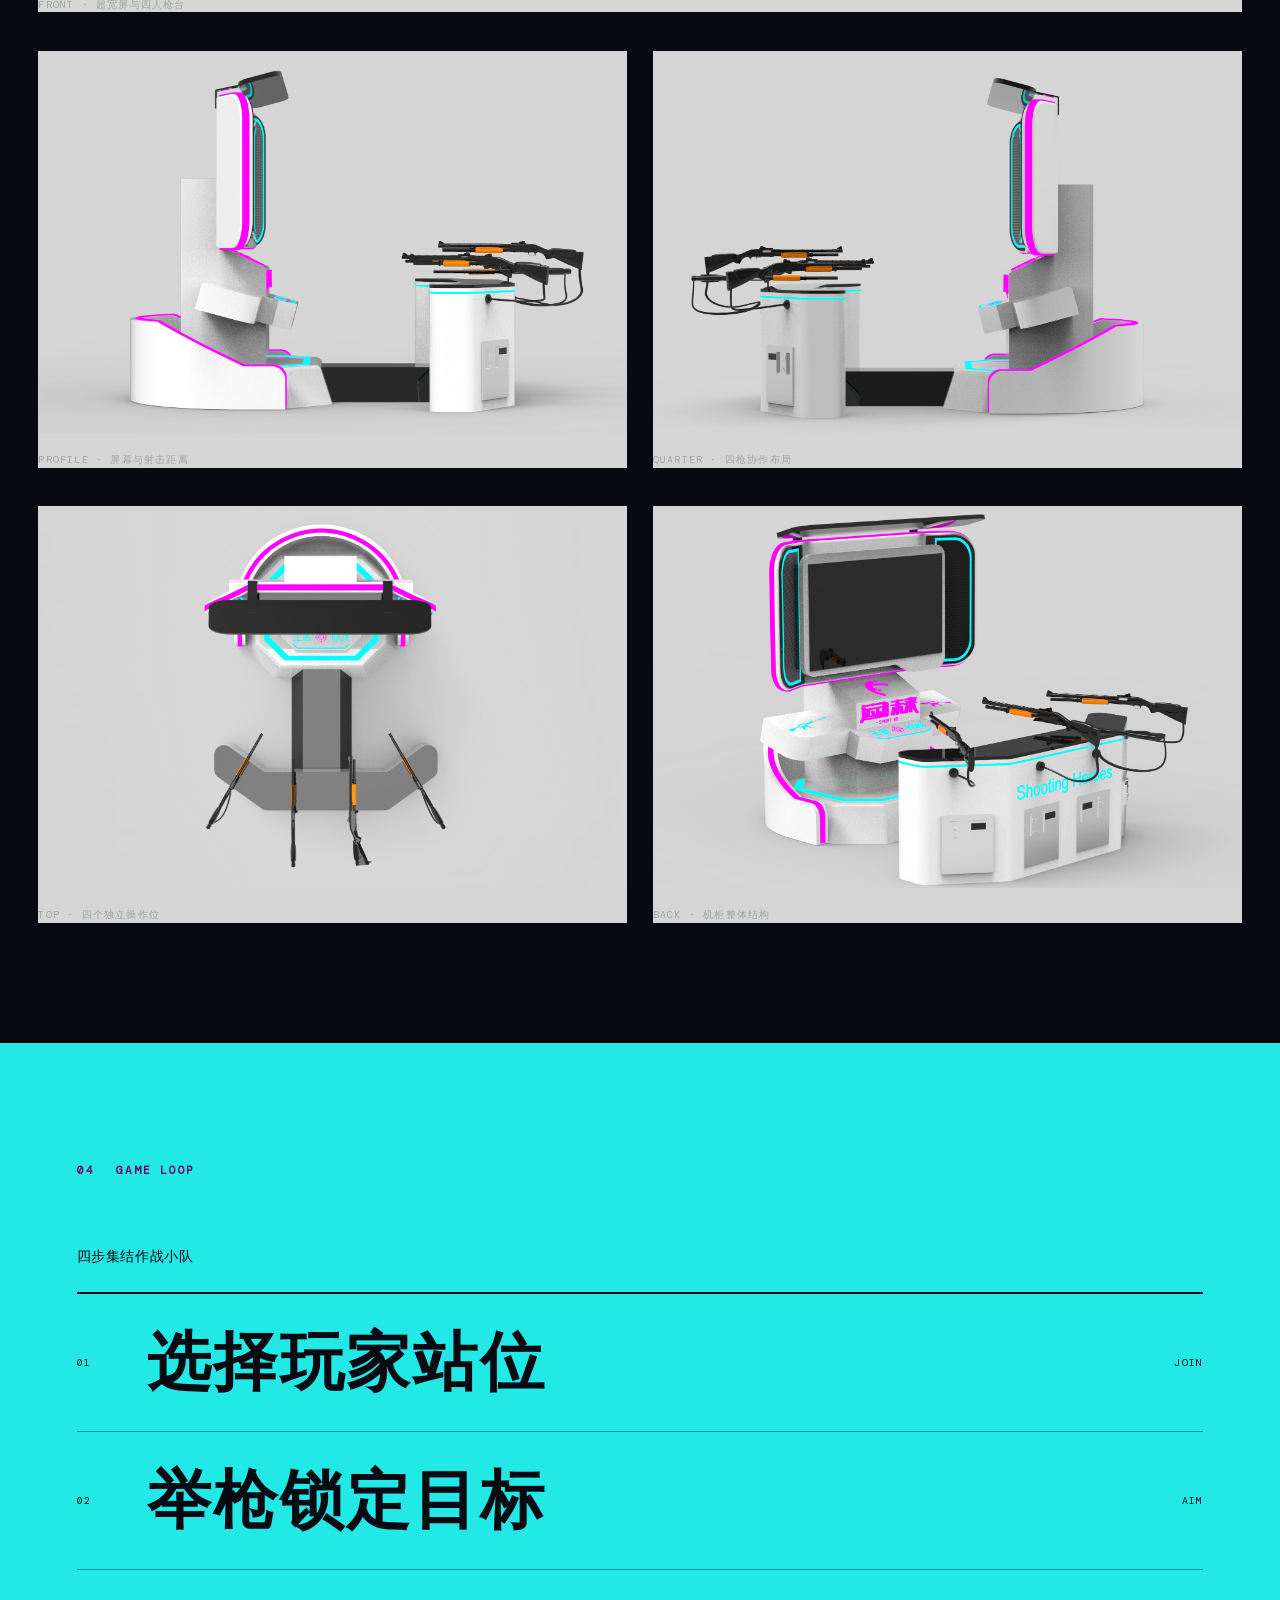
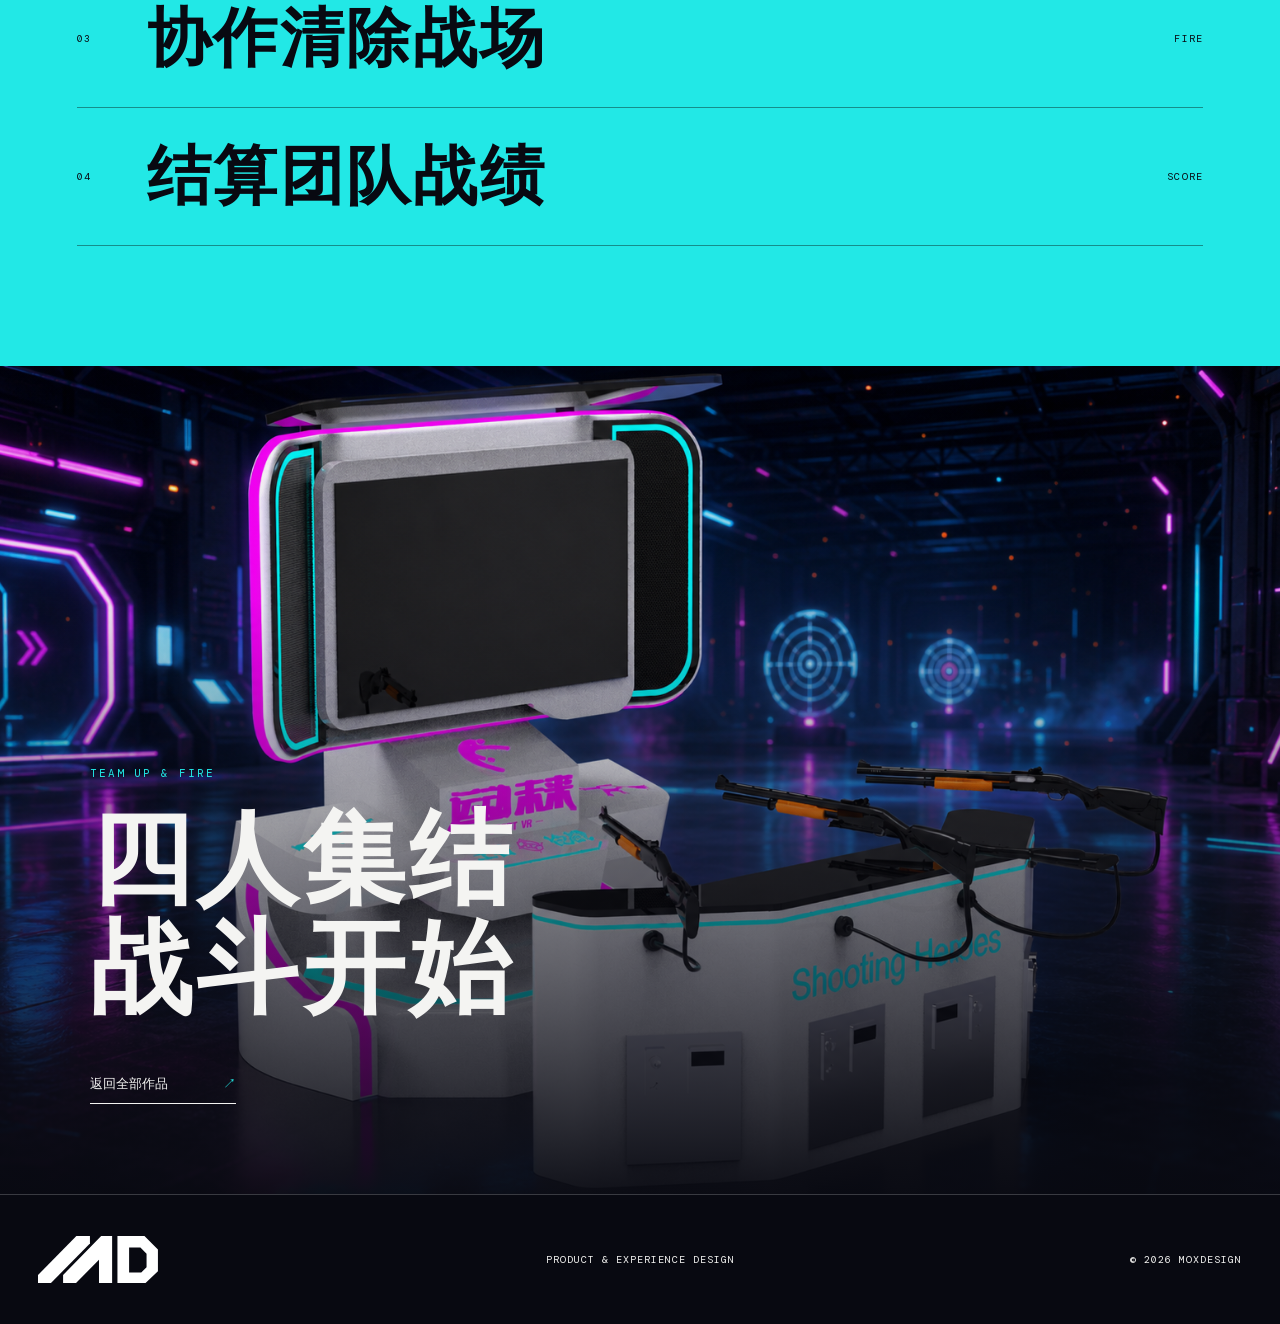
<file: gunhero/index.html>
<!doctype html>
<html lang="zh-CN"><head><meta charset="utf-8"><meta name="viewport" content="width=device-width, initial-scale=1"><meta name="theme-color" content="#080911"><meta name="description" content="王者枪神四人枪击模拟游戏机产品设计"><title>王者枪神 | MOXDESIGN</title><link rel="icon" type="image/svg+xml" href="/portfolio-favicon.svg"><link rel="stylesheet" href="/gunhero/gunhero.css"><link rel="stylesheet" href="/detail-safety.css"></head>
<body class="gunhero-page"><header class="site-header"><a class="brand" href="/" aria-label="返回 MOXDESIGN 首页"><img src="/portfolio-wordmark.svg" alt="MOXDESIGN"></a><nav aria-label="产品页导航"><a href="#overview">概览</a><a href="#experience">体验</a><a href="#gallery">细节</a></nav><a class="back-link" href="/"><span aria-hidden="true">←</span> 返回作品集</a></header>
<main>
  <section class="hero" aria-labelledby="hero-title"><div class="hero-visual"><img class="hero-image" src="/gunhero/assets/hero.png" alt="王者枪神四人枪击模拟游戏机置于霓虹竞技场"><div class="hero-line" aria-hidden="true"></div></div><div class="hero-copy"><p class="eyebrow">4-PLAYER SHOOTING ARCADE · 2026</p><h1 id="hero-title">王者枪神</h1><div class="hero-foot"><p>四人枪击模拟游戏机<br>并肩锁定目标，在同一战场协作突围。</p><a class="scroll-link" href="#overview">探索产品 <span aria-hidden="true">↓</span></a></div></div><div class="hero-index" aria-hidden="true"><span>10</span><span>TEAM UP &amp; FIRE</span></div></section>
  <section class="overview" id="overview"><div class="section-label"><span>01</span><span>PROJECT OVERVIEW</span></div><div class="overview-copy"><p class="lead">让四名玩家共享一块战场，把射击变成现场协作。</p><p class="body-copy">王者枪神将超宽大屏、四把独立光枪和弧形操作台组合为多人射击体验。玩家可以共同清除敌人、分配目标，也能在积分榜上即时比拼。四个明确站位让队伍快速进入游戏，青色与洋红灯带则强化设备在大型娱乐空间中的远距离识别。</p></div><dl class="specs"><div><dt>产品类型</dt><dd>枪击模拟游戏机</dd></div><div><dt>体验人数</dt><dd>四人</dd></div><div><dt>核心体验</dt><dd>瞄准 · 射击 · 协作</dd></div><div><dt>应用场景</dt><dd>乐园 / 商场 / 游戏厅</dd></div></dl></section>
  <section class="feature-image" id="experience"><img src="/gunhero/assets/view-02.png" alt="王者枪神四人枪击模拟游戏机完整斜前结构"><div class="feature-caption"><span>四人并肩作战</span><p>弧形枪台划分四个操作位，独立光枪面向同一大屏，让合作和竞赛同时发生。</p></div></section>
  <section class="design-story"><div class="section-label"><span>02</span><span>TEAM &amp; INTERACTION</span></div><h2>同屏集结<br>火力全开</h2><div class="story-grid"><article><span class="story-number">01</span><h3>四人同屏</h3><p>四个玩家位共享战场进程，可以集中火力突破关卡，也可以各自追求更高得分。</p></article><article><span class="story-number">02</span><h3>直觉瞄准</h3><p>实体光枪将抬枪、瞄准与射击直接映射到屏幕反馈，降低多人游戏的上手门槛。</p></article><article><span class="story-number">03</span><h3>清晰站位</h3><p>宽幅弧形操作台保持玩家间距，枪线独立收纳，确保连续游玩时的秩序与安全。</p></article></div></section>
  <section class="gallery" id="gallery" aria-labelledby="gallery-title"><div class="gallery-heading"><div class="section-label"><span>03</span><span>PRODUCT VIEWS</span></div><h2 id="gallery-title">四枪阵列<br>结构全视角</h2></div><figure class="gallery-wide"><img src="/gunhero/assets/view-05.png" alt="王者枪神游戏机完整正面视角"><figcaption>FRONT · 超宽屏与四人枪台</figcaption></figure><figure><img src="/gunhero/assets/view-01.png" alt="王者枪神游戏机侧面视角"><figcaption>PROFILE · 屏幕与射击距离</figcaption></figure><figure><img src="/gunhero/assets/view-02.png" alt="王者枪神游戏机斜前视角"><figcaption>QUARTER · 四枪协作布局</figcaption></figure><figure><img src="/gunhero/assets/view-03.png" alt="王者枪神游戏机俯视视角"><figcaption>TOP · 四个独立操作位</figcaption></figure><figure><img src="/gunhero/assets/view-04.png" alt="王者枪神游戏机背面视角"><figcaption>BACK · 机柜整体结构</figcaption></figure></section>
  <section class="journey"><div class="section-label"><span>04</span><span>GAME LOOP</span></div><p class="journey-kicker">四步集结作战小队</p><ol><li><span>01</span><strong>选择玩家站位</strong><small>JOIN</small></li><li><span>02</span><strong>举枪锁定目标</strong><small>AIM</small></li><li><span>03</span><strong>协作清除战场</strong><small>FIRE</small></li><li><span>04</span><strong>结算团队战绩</strong><small>SCORE</small></li></ol></section>
  <section class="finale"><img src="/gunhero/assets/hero.png" alt="王者枪神霓虹竞技场主视觉"><div><p>TEAM UP &amp; FIRE</p><h2>四人集结<br>战斗开始</h2><a href="/">返回全部作品 <span aria-hidden="true">↗</span></a></div></section>
</main><footer><img src="/portfolio-wordmark.svg" alt="MOXDESIGN"><p>PRODUCT &amp; EXPERIENCE DESIGN</p><p>© 2026 MOXDESIGN</p></footer>
<script>
(function() {
  var works = [
    { slug: "duotrampoline", name: "淘气堡蹦蹦床紫色" },
    { slug: "duobike", name: "淘气堡双人自行车" },
    { slug: "gunhero", name: "王者枪神" },
    { slug: "snowbear", name: "雪舞熊欢" },
    { slug: "ledtheater", name: "迷你LED悬空剧场" },
    { slug: "bermuda", name: "百慕大冒险" },
    { slug: "duoski", name: "淘气堡滑雪" },
    { slug: "tricycle", name: "淘气堡三人自行车" },
    { slug: "foodmatch", name: "美食点点乐" },
    { slug: "bobbi", name: "电玩帮帮龙" },
    { slug: "hopbear", name: "电玩蹦蹦熊" },
    { slug: "spaceship", name: "潮玩飞船" },
    { slug: "lionking", name: "小狮王" }
  ];
  var m = location.pathname.match(/\/([a-z]+)\/?$/);
  var cur = m ? m[1] : "";
  var idx = -1;
  for (var k = 0; k < works.length; k++) if (works[k].slug === cur) { idx = k; break; }
  if (idx === -1) return;
  var next = works[(idx + 1) % works.length];
  var prev = works[(idx - 1 + works.length) % works.length];

  var hint = document.createElement("div");
  hint.id = "work-nav-hint";
  hint.style.cssText = "position:fixed;left:50%;transform:translateX(-50%);z-index:9999;" +
    "background:linear-gradient(135deg,rgba(140,200,255,0.32) 0%,rgba(120,180,240,0.06) 30%,transparent 55%),rgba(15,20,40,0.55);" +
    "border:1px solid rgba(255,255,255,0.45);border-radius:999px;padding:12px 26px;color:#fff;" +
    "font:600 16px/1.4 'PingFang SC','Microsoft YaHei',Arial,sans-serif;letter-spacing:0.04em;" +
    "box-shadow:0 8px 26px rgba(0,0,0,0.3),inset 2px 2px 6px rgba(255,255,255,0.35),inset -2px -3px 8px rgba(0,0,0,0.25);" +
    "opacity:0;transition:opacity .3s ease;pointer-events:none;white-space:nowrap;";
  document.body.appendChild(hint);
  function showHint(text, atTop) {
    hint.textContent = text;
    hint.style.bottom = atTop ? "auto" : "26px";
    hint.style.top = atTop ? "96px" : "auto";
    hint.style.opacity = "1";
  }
  function hideHint() { hint.style.opacity = "0"; }

  var downArmed = false, upArmed = false;
  var armedAt = 0;
  var MIN_GAP = 500;   // 提示出现后至少等 0.7s，避免同一次滑动惯性误触
  var done = false;

  function go(slug) {
    if (done) return;
    done = true;
    document.removeEventListener("wheel", onWheel);
    document.removeEventListener("touchmove", onTouchMove);
    window.removeEventListener("scroll", onScroll);
    location.href = location.pathname.replace(/[^/]+\/?$/, slug + "/");
  }

  function onScroll() {
    var d = document.documentElement, b = document.body;
    var max = Math.max(d.scrollHeight, b.scrollHeight) - window.innerHeight;
    var y = window.scrollY;
    var atBottom = max > 60 && y >= max - 80;
    var atTop = y <= 60;
    if (atBottom) {
      if (!downArmed) {
        downArmed = true; upArmed = false;
        armedAt = Date.now();
        showHint("继续下滑进入下一个作品：" + next.name + " ↓", false);
      }
    } else if (atTop) {
      if (!upArmed) {
        upArmed = true; downArmed = false;
        armedAt = Date.now();
        showHint("继续上滑返回上一个作品：" + prev.name + " ↑", true);
      }
    } else {
      downArmed = false; upArmed = false;
      hideHint();
    }
  }

  function onWheel(e) {
    var now = Date.now();
    var y = window.scrollY;
    var d = document.documentElement, b = document.body;
    var max = Math.max(d.scrollHeight, b.scrollHeight) - window.innerHeight;
    // 已在顶部附近上滑但未布防 → 直接布防（顶部时滚动事件不会触发，滚轮事件会）
    if (e.deltaY < 0 && !upArmed && y <= 60) {
      upArmed = true; downArmed = false; armedAt = now;
      showHint("继续上滑返回上一个作品：" + prev.name + " ↑", true);
      return;
    }
    // 已在底部附近下滑但未布防 → 直接布防
    if (e.deltaY > 0 && !downArmed && max > 60 && y >= max - 80) {
      downArmed = true; upArmed = false; armedAt = now;
      showHint("继续下滑进入下一个作品：" + next.name + " ↓", false);
      return;
    }
    if (now - armedAt < MIN_GAP) return;
    if (e.deltaY > 0 && downArmed) { go(next.slug); }
    else if (e.deltaY < 0 && upArmed) { go(prev.slug); }
  }

  var lastTouchY = null;
  function onTouchMove(e) {
    var t = e.touches[0].clientY;
    if (lastTouchY !== null) {
      var dy = t - lastTouchY;
      if (Date.now() - armedAt >= MIN_GAP) {
        if (dy > 10 && downArmed) { go(next.slug); return; }
        if (dy < -10 && upArmed) { go(prev.slug); return; }
      }
    }
    lastTouchY = t;
  }

  window.addEventListener("scroll", onScroll, { passive: true });
  document.addEventListener("wheel", onWheel, { passive: true });
  document.addEventListener("touchmove", onTouchMove, { passive: true });
  document.addEventListener("touchend", function() { lastTouchY = null; });
})();
</script>



</body></html>
</file>
<file: _next/static/css/4db93ba46713b32e.css>
@font-face{font-family:manuka;src:url(../media/b0bf9c622fc40eb6-s.p.otf) format("opentype");font-display:swap}@font-face{font-family:manuka Fallback;src:local("Arial");ascent-override:152.59%;descent-override:21.41%;line-gap-override:0.00%;size-adjust:58.39%}.__className_3a9134{font-family:manuka,manuka Fallback}.__variable_3a9134{--font-manuka:"manuka","manuka Fallback"}@font-face{font-family:dmSans;src:url(../media/63b81c16194dc4aa-s.p.ttf) format("truetype");font-display:swap;font-weight:400;font-style:normal}@font-face{font-family:dmSans;src:url(../media/6d4f8066f82cc4d4-s.p.ttf) format("truetype");font-display:swap;font-weight:700;font-style:italic}@font-face{font-family:dmSans;src:url(../media/b4dc66fac348b866-s.p.ttf) format("truetype");font-display:swap;font-weight:700;font-style:normal}@font-face{font-family:dmSans;src:url(../media/87b89ddbed5cf601-s.p.ttf) format("truetype");font-display:swap;font-weight:400;font-style:italic}@font-face{font-family:dmSans;src:url(../media/542ad9bb02f65135-s.p.ttf) format("truetype");font-display:swap;font-weight:500;font-style:normal}@font-face{font-family:dmSans;src:url(../media/9e84e6bd34cdca97-s.p.ttf) format("truetype");font-display:swap;font-weight:500;font-style:italic}@font-face{font-family:dmSans Fallback;src:local("Arial");ascent-override:94.72%;descent-override:29.60%;line-gap-override:0.00%;size-adjust:104.73%}.__className_5f9d34{font-family:dmSans,dmSans Fallback}.__variable_5f9d34{--font-dm-sans:"dmSans","dmSans Fallback"}@font-face{font-family:DM Mono;font-style:normal;font-weight:400;font-display:swap;src:url(/_next/static/media/64418ffc17e50301-s.woff2) format("woff2");unicode-range:u+0100-02ba,u+02bd-02c5,u+02c7-02cc,u+02ce-02d7,u+02dd-02ff,u+0304,u+0308,u+0329,u+1d00-1dbf,u+1e00-1e9f,u+1ef2-1eff,u+2020,u+20a0-20ab,u+20ad-20c0,u+2113,u+2c60-2c7f,u+a720-a7ff}@font-face{font-family:DM Mono;font-style:normal;font-weight:400;font-display:swap;src:url(../media/0e96d314a90a6138-s.woff2) format("woff2");unicode-range:u+00??,u+0131,u+0152-0153,u+02bb-02bc,u+02c6,u+02da,u+02dc,u+0304,u+0308,u+0329,u+2000-206f,u+20ac,u+2122,u+2191,u+2193,u+2212,u+2215,u+feff,u+fffd}@font-face{font-family:DM Mono Fallback;src:local("Arial");ascent-override:73.71%;descent-override:23.03%;line-gap-override:0.00%;size-adjust:134.59%}.__className_cd75b1{font-family:DM Mono,DM Mono Fallback;font-weight:400;font-style:normal}.__variable_cd75b1{--font-dm-mono:"DM Mono","DM Mono Fallback"}.intro_Logo__Uzl_i{max-width:calc(1440 / 1440 * 100vw);backface-visibility:hidden}.intro_Ape__vwdTF{max-width:calc(1440 / 1440 * 100vw)}.intro_Ape__vwdTF,.intro_Pattern__x3MNj{position:absolute;top:50%;left:50%;--tw-translate-x:-50%;--tw-translate-y:-50%;transform:translate(var(--tw-translate-x),var(--tw-translate-y)) rotate(var(--tw-rotate)) skewX(var(--tw-skew-x)) skewY(var(--tw-skew-y)) scaleX(var(--tw-scale-x)) scaleY(var(--tw-scale-y));backface-visibility:hidden}.intro_Pattern__x3MNj{width:calc(3374 / 1440 * 100vw);height:auto;aspect-ratio:3374/2582;background-size:cover;background-position:50%;background-repeat:no-repeat}
</file>
<file: _next/static/css/9125044143d262a6.css>
.SimpleSliderCard_root__b9A_E .SimpleSliderCard_preview__ih49N{position:relative;width:100%;height:0;padding-top:calc(100% / 160 * 118);aspect-ratio:160/118}@media (min-width:768px){.SimpleSliderCard_root__b9A_E .SimpleSliderCard_preview__ih49N{padding-top:calc(100% / 326 * 180);aspect-ratio:326/180}}.SimpleSliderCard_root__b9A_E .SimpleSliderCard_category__QAKht{position:absolute;bottom:.75rem;left:.75rem}@media (min-width:768px){.SimpleSliderCard_root__b9A_E .SimpleSliderCard_category__QAKht{bottom:1rem;left:1rem}}.SimpleSliderCard_root--grid__VmWNc{height:0;padding-top:calc(100% / 160 * 200);aspect-ratio:160/200}@media (min-width:768px){.SimpleSliderCard_root--grid__VmWNc{padding-top:calc(100% / 268 * 273);aspect-ratio:268/273}}.SimpleSliderCard_root--grid__VmWNc .SimpleSliderCard_category__QAKht{top:.75rem;bottom:auto}@media (min-width:768px){.SimpleSliderCard_root--grid__VmWNc .SimpleSliderCard_category__QAKht{top:1rem}}.SimpleSliderCard_root--grid__VmWNc .SimpleSliderCard_preview__ih49N{position:absolute;inset:0;width:100%;height:100%;padding-top:0;aspect-ratio:inherit}.SimpleSliderCard_root--grid__VmWNc .SimpleSliderCard_preview__ih49N:after{content:"";position:absolute;inset:0;background-image:linear-gradient(to top,var(--tw-gradient-stops));--tw-gradient-from:#000 var(--tw-gradient-from-position);--tw-gradient-to:rgb(0 0 0/0) var(--tw-gradient-to-position);--tw-gradient-stops:var(--tw-gradient-from),var(--tw-gradient-to);--tw-gradient-to:transparent var(--tw-gradient-to-position)}.SimpleSliderCard_root--grid__VmWNc .SimpleSliderCard_content__O9mQf{position:absolute;inset:0;padding:.75rem;--tw-text-opacity:1;color:rgb(255 255 255/var(--tw-text-opacity,1))}@media (min-width:768px){.SimpleSliderCard_root--grid__VmWNc .SimpleSliderCard_content__O9mQf{padding:1rem}}.SimpleSliderCard_root--grid__VmWNc .SimpleSliderCard_content__O9mQf .SimpleSliderCard_name__GlLwX{width:75%}.SimpleSliderCard_root--apps___VTjQ{flex-direction:row;gap:14px}@media (min-width:768px){.SimpleSliderCard_root--apps___VTjQ{flex-direction:column;gap:24px}}.SimpleSliderCard_root--apps___VTjQ .SimpleSliderCard_preview__ih49N{width:72px;height:72px;padding-top:0;aspect-ratio:72/72;flex-shrink:0}@media (min-width:768px){.SimpleSliderCard_root--apps___VTjQ .SimpleSliderCard_preview__ih49N{padding-top:calc(100% / 326 * 180);width:100%;aspect-ratio:326/180}}.SimpleSliderCard_root--apps___VTjQ .SimpleSliderCard_category__QAKht{display:none}@media (min-width:768px){.SimpleSliderCard_root--apps___VTjQ .SimpleSliderCard_category__QAKht{display:block}}.SimpleSliderCard_root--apps___VTjQ .SimpleSliderCard_content__O9mQf{justify-content:center}@media (min-width:768px){.SimpleSliderCard_root--apps___VTjQ .SimpleSliderCard_content__O9mQf{justify-content:end}}.SimpleSliderCard_root--apps___VTjQ .SimpleSliderCard_content__O9mQf>div{gap:2px}@media (min-width:768px){.SimpleSliderCard_root--apps___VTjQ .SimpleSliderCard_content__O9mQf>div{gap:8px}}.SimpleSliderCard_root--apps___VTjQ .SimpleSliderCard_name__GlLwX{font-size:2rem}@media (min-width:1024px){.SimpleSliderCard_root--apps___VTjQ .SimpleSliderCard_name__GlLwX{font-size:3rem}}.UIBtn_root__IBjLe{--_border-color:transparent;--_color:currentColor;--_hover-color:#fff;display:inline-block;border-radius:1rem;vertical-align:middle;color:var(--_color);&.UIBtn_is-disabled__GKoR_,&:disabled{opacity:.5;cursor:var(--cursor-not-allowed,var(--cursor)),not-allowed}&:hover{color:var(--_hover-color)}}.UIBtn_inner__DPQE1{pointer-events:none;position:relative;width:100%;overflow:hidden;padding:.9375rem 1.5rem;display:inline-flex;align-items:center;justify-content:center;gap:.375rem;text-align:center;vertical-align:middle}.UIBtn_icon__NCiNa{font-size:var(--btn-icon-size,var(--_icon-size,1em));.UIBtn_big__nPTQF &{order:9999}}.UIBtn_primary__GxH58{color:#000}.UIBtn_secondary__zZ5nf{color:#fff}.UIBtn_big__nPTQF{--_icon-size:1.333em;&.UIBtn_has-icon__7M_2E{line-height:0}}.UIBtn_small__MB2Qd{--_icon-size:0.8em}.UIIcon_root__FDepX{width:1em;height:1em}.UIIcon_fire__YiufV,.UIIcon_rocket__ViOMh{width:auto;height:calc(25 / 32 * 1em)}.UIAccordion_root__R1QQL{&:after{content:"";display:block;height:1px;width:100%;background-color:currentColor;opacity:.2}}.UILink_root__mfrJ_{display:inline-block}.UILink_inner__ubTi9{position:relative;display:inline-block;overflow:hidden;&:after{content:"";position:absolute;top:100%;left:0;margin-top:-1px;height:1px;width:100%;background-color:currentColor;transform:scaleX(0);transform-origin:right;transition:transform .3s}&:hover{&:after{transform:scaleX(1);transform-origin:left}}}.UILink_secondary__z8bqX{.UILink_inner__ubTi9{&:after{content:"";position:absolute;top:100%;left:0;margin-top:-1px;height:1px;width:100%;background-color:currentColor;transform:scaleX(1);transform-origin:right;transition:transform .3s}&:hover{&:after{transform:scaleX(0);transform-origin:left}}}}.UILink_innerLabel__CRJof{display:block}.header_root__ausbC{transition:transform .3s ease-in-out;&:before{content:"";pointer-events:none;position:absolute;inset:0;width:100%;height:100%;--tw-bg-opacity:1;background-color:rgb(0 0 0/var(--tw-bg-opacity,1));transition:transform .3s ease-in-out;transform:translateY(-100%)}&.header_scrollUp__BHEj_{transform:translateY(-100%);&:before{transform:translateY(0)}&.header_scrollUpShow__eC0gk{transform:none}}}.header_background__nr6uZ{pointer-events:none;position:absolute;left:0;right:0;top:0;height:11.25rem;background-image:linear-gradient(to bottom,var(--tw-gradient-stops));--tw-gradient-from:#000 var(--tw-gradient-from-position);--tw-gradient-stops:var(--tw-gradient-from),var(--tw-gradient-to);--tw-gradient-to:rgb(0 0 0/0) var(--tw-gradient-to-position);transition:opacity .3s ease-in-out;opacity:1;.header_scrollUp__BHEj_ &{opacity:0}}.ui-provider_root__Jw11o{--_border-color:transparent;--_color:currentColor;--_hover-color:#fff;display:inline-block;border-radius:1rem;vertical-align:middle;color:var(--_color);&.ui-provider_is-disabled__iD2f7,&:disabled{opacity:.5;cursor:var(--cursor-not-allowed,var(--cursor)),not-allowed}&.ui-provider_is-hoverable__igvFP{&:hover{color:var(--_hover-color)}}&.ui-provider_is-glowing__Kgj8i{&:before{content:"";position:absolute;inset:0;width:100%;height:100%;background:linear-gradient(275.39deg,#a281ff 10.05%,#eb8280 29.07%,#ebbf9a 57.43%,#89d0ff 77.59%);filter:blur(25px);border-radius:16px}}}.ui-provider_children__8u6b1{pointer-events:auto;position:relative;width:100%;overflow:hidden}.features_Card__W6CZT{overflow:hidden;padding:calc(24 / 16 * 1em) calc(20 / 16 * 1em);gap:calc(24 / 16 * 1em);border-radius:calc(8 / 16 * 1em);aspect-ratio:350/432}.features_Content__5l8GX{gap:calc(18 / 16 * 1em)}.features_Title__vxC8n{font-family:var(--font-manuka);font-weight:400;text-transform:uppercase;line-height:.785;font-size:calc(40 / 16 * 1em);@media (min-width:768px){font-size:calc(56 / 16 * 1em)}}.features_Description__0iWXy{padding-right:calc(40 / 16 * 1em);font-family:var(--font-dm-mono);text-transform:uppercase;line-height:1.3;letter-spacing:-.02em;opacity:.5;font-size:calc(14 / 16 * 1em)}.features_Figure__X_Ue_{position:absolute;bottom:0;left:0;right:0;pointer-events:none}.SimpleSlider_track__4r_YU{display:flex;flex-direction:row;flex-wrap:nowrap;align-items:stretch;gap:.5rem}@media (min-width:768px){.SimpleSlider_track__4r_YU{gap:1.5rem}}.discover-apps_categoryLabel__f1AE8{font-family:var(--font-manuka);font-size:3.5rem;text-transform:uppercase;line-height:.785;@media (min-width:768px){font-size:120px}@media (min-width:1024px){font-size:120px;font-size:clamp(120px,calc(120 / 900 * 100vh),200px)}}.discover-apps_thumb__NmNb_{width:.785em;height:.785em}.discover-apps_background__HSKv_{position:absolute;inset:0;width:100%;height:100%;&:after,&:before{content:"";position:absolute;width:calc(2530 / 1440 * 100vw);height:96px;left:calc(50% - (2530 / 1440 * 100vw) * .5);border-radius:50%;filter:blur(8px)}&:before{top:-48px;background:linear-gradient(180deg,rgba(226,240,255,1) 25%,rgba(226,240,255,1))}&:after{bottom:-48px;background:linear-gradient(0deg,rgba(226,240,255,1) 25%,rgba(226,240,255,1))}}.discover-apps_backgroundBottom__4C7KI,.discover-apps_backgroundTop__xdmas{position:absolute;width:calc(2530 / 1440 * 100%);height:96px;left:50%;transform:translateX(-50%);border-radius:50%;&:before{content:"";position:absolute;inset:0;width:100%;height:100%;filter:blur(12.5px)}}.discover-apps_backgroundTop__xdmas{top:-48px;background:linear-gradient(180deg,rgba(226,240,255,0) 25%,rgba(226,240,255,1));&:before{background:linear-gradient(180deg,rgba(226,240,255,1) 25%,rgba(226,240,255,1))}}.discover-apps_backgroundBottom__4C7KI{bottom:-48px;background:linear-gradient(0deg,rgba(226,240,255,0) 25%,rgba(226,240,255,1));&:before{background:linear-gradient(0deg,rgba(226,240,255,1) 25%,rgba(226,240,255,1))}}.discover-apps_group__lWuTT{&:nth-child(2n){.discover-apps_duplicatedGroup__agvX_{animation-direction:reverse}}}.discover-apps_duplicatedGroup__agvX_{will-change:transform;.discover-apps_is-visible__KhNQS &{@media (min-width:1024px){animation:discover-apps_marquee__JQmXO 10s linear infinite running}}}@keyframes discover-apps_marquee__JQmXO{0%{transform:translateX(0)}to{transform:translateX(-100%)}}.homepage-hero_placeholder__ebQ4Y{width:auto;height:calc(75 / 630 * 100vh);@media (min-width:768px){height:calc(240 / 900 * 100vh)}}.homepage-hero_FluidTitle__yb2qi{position:absolute;height:calc(480 / 240 * 100%);width:calc(880 / 976 * 100%);top:50%;left:50%;transform:translate(-50%,-50%)}.UIBtnIcon_root__adPQp{--_border-color:transparent;--_color:currentColor;--_hover-color:#fff;display:inline-block;border-radius:1rem;vertical-align:middle;color:var(--_color);&.UIBtnIcon_is-disabled__8Sa1L,&:disabled{opacity:.5;cursor:var(--cursor-not-allowed,var(--cursor)),not-allowed}&:hover{color:var(--_hover-color)}}.UIBtnIcon_inner__xY0wg{pointer-events:none;position:relative;aspect-ratio:1/1;width:4rem;overflow:hidden;display:inline-flex;align-items:center;justify-content:center;gap:.375rem;text-align:center;vertical-align:middle}.UIBtnIcon_primary__V_cjy,.UIBtnIcon_secondary__qHaIC{color:#fff}.BackgroundCard_root__HmYr7{width:calc(3 * var(--container-column-width) + (3 - 1) * var(--container-gutter-width));border-radius:9999px;aspect-ratio:3/4}.Background_root__gicac{--grid-item-ratio:1.5;--grid-width:150%;--grid-height:auto;--grid-gap:calc(3 * var(--container-column-width) + (3 - 1) * var(--container-gutter-width));--grid-columns:2;--grid-inner-scale:1;--perspective:1000px;@media (min-width:768px){--grid-width:75%;--grid-height:100svh}}.Background_grid__B6Ncz{display:grid;place-items:center;width:100%;perspective:var(--perspective)}.Background_grid-wrap__MIDDp{height:var(--grid-height);width:var(--grid-width);display:grid;grid-template-columns:repeat(var(--grid-columns),1fr);gap:calc(var(--grid-gap) * .75) var(--grid-gap);transform-style:preserve-3d}@media (min-width:768px){.Background_grid-wrap__MIDDp{gap:calc(var(--grid-gap) * .75) var(--grid-gap)}}.Background_grid__item__ltaIx{width:100%;height:auto;position:relative;border-radius:3.75%;display:grid;place-items:center}.Background_grid__item-inner__5m4AD{position:relative;width:calc(1 / var(--grid-inner-scale) * 100%);height:calc(1 / var(--grid-inner-scale) * 100%);background-size:cover;background-position:50% 50%}.UITag_children__XlCyy{padding:.9375rem 1.625rem}.leaderboard-card_root__k9LYt{display:flex;flex-direction:column}.leaderboard-card_inner__iX6jh{padding:calc(24 / 16 * 1em) calc(20 / 16 * 1em);gap:calc(24 / 16 * 1em);border-radius:calc(8 / 16 * 1em);aspect-ratio:350/432;.leaderboard-card_Title__C7IVf{padding-right:calc(28 / 16 * 1em);font-family:var(--font-manuka);text-transform:uppercase;line-height:.785;font-size:calc(56 / 16 * 1em)}.leaderboard-card_List__f0_9k{display:flex;flex-direction:column;gap:calc(12 / 16 * 1em)}}.leaderboard-card_Item__T_nWa{&:not(:last-child){.leaderboard-card_ItemInner__Yt92_{&:after{content:"";display:block;width:100%;border-bottom-width:1px;border-color:currentColor;--tw-border-opacity:0.2;opacity:var(--tw-border-opacity)}}}}.leaderboard-card_Profile__9CXAC{height:calc(32 / 16 * 1em)}.leaderboard-card_Position__sYxF0{position:relative;font-family:var(--font-manuka);text-transform:uppercase;line-height:.785;width:calc(24 / 16 * 1em);height:calc(24 / 16 * 1em);font-size:calc(24 / 16 * 1em)}.leaderboard-card_FigPosition__FBrKa{position:absolute;inset:0;height:100%;width:100%;object-fit:cover}.leaderboard-card_Avatar__eZL4m{overflow:hidden;border-radius:9999px;--tw-bg-opacity:1;background-color:rgb(0 84 250/var(--tw-bg-opacity,1));width:calc(32 / 16 * 1em);height:calc(32 / 16 * 1em)}.leaderboard-card_Score__0T1Mo{font-family:var(--font-manuka);text-transform:uppercase;font-size:calc(24 / 16 * 1em);min-width:calc(32 / 16 * 1em);height:calc(24 / 16 * 1em)}.leaderboard-card_Name__hXXLu{font-size:calc(14 / 16 * 1em)}.leaderboard-card_Wallet__3ubfb{font-size:calc(11 / 16 * 1em)}.intro_Background__rAXhz{background-image:url(/spotlight-intro-bg.png);background-size:cover;background-position:50%;background-repeat:no-repeat;--tw-bg-opacity:1;background-color:rgb(226 240 255/var(--tw-bg-opacity,1));&:before{content:"";position:absolute;inset:0;width:100%;height:100%;background-color:rgb(0 0 0/.3)}.intro_Background__Fade__jwk2A{width:100%;height:calc(515 / 1034 * 100%);background-image:url(/spotlight-intro-fade.png);background-size:100% 100%;background-position:50%;background-repeat:no-repeat}}.intro_card__9xGKQ{&.intro_cardSingle__rJIWa{position:relative;top:calc(40 / 16 * -1em);margin-bottom:calc(40 / 16 * -1em);left:0;transform:rotate(3deg);@media (min-width:1024px){left:0}}&.intro_cardDouble1__Pz4kT{position:relative;top:calc(104 / 16 * -1em);margin-bottom:calc(104 / 16 * -1em);left:-9%;transform:rotate(-3deg);@media (min-width:1024px){left:-25%}}&.intro_cardDouble2__RcznW{position:relative;top:calc(200 / 16 * -1em);margin-bottom:calc(200 / 16 * -1em);left:34%;transform:rotate(3deg);@media (min-width:1024px){left:30%}}}@media (min-width:1024px){.intro_tag--1__2Uhms{top:14%;right:118%}.intro_tag--2__CyCHZ{top:0;left:98%}.intro_tag--3__tcs7H{top:66%;right:96%}.intro_tag--4__2g0QS{top:42%;left:110%}.intro_tag__TkHSq{position:absolute}}.screen_background__Nmdec{background-image:url(/spotlight-season-bg.png);background-size:cover;background-position:50%;background-repeat:no-repeat}.read-more_background__VBGgs{position:absolute;inset:0;width:100%;height:100%;&:before{left:0;right:0;top:0;height:12rem;background-image:linear-gradient(to bottom,var(--tw-gradient-stops));--tw-gradient-from:#E2F0FF var(--tw-gradient-from-position);--tw-gradient-to:rgb(226 240 255/0) var(--tw-gradient-to-position);--tw-gradient-stops:var(--tw-gradient-from),var(--tw-gradient-to);--tw-gradient-to:transparent var(--tw-gradient-to-position);content:""}&:after,&:before{position:absolute}&:after{left:0;right:0;bottom:0;height:6rem;background-image:linear-gradient(to top,var(--tw-gradient-stops));--tw-gradient-from:#E2F0FF var(--tw-gradient-from-position);--tw-gradient-to:rgb(226 240 255/0) var(--tw-gradient-to-position);--tw-gradient-stops:var(--tw-gradient-from),var(--tw-gradient-to);--tw-gradient-to:transparent var(--tw-gradient-to-position);content:""}}.read-more_Item__oUwZE{min-height:calc(356 / 560 * (5 * var(--container-column-width) + (5 - 1) * var(--container-gutter-width)));.read-more_Item__Inner__sdboo{background-size:cover;background-position:50%;background-repeat:no-repeat;&.read-more_hasBackground__Pg65t{&:before{position:absolute;inset:0;background-color:rgb(0 0 0/.5);content:""}}}}.timeline_root__7up5L{@media (min-width:1024px){margin-bottom:calc(96 / 900 * 100vh)}}.timeline_Title__jQsZO{text-align:center;font-family:var(--font-manuka);font-size:9rem;text-transform:uppercase;line-height:.785;--tw-text-opacity:1;color:rgb(0 84 250/var(--tw-text-opacity,1));opacity:.2;@media (min-width:1024px){font-size:calc(526 / 900 * 100vh)}}.timeline_Grid__8jz8u{display:inline-flex;gap:24px;@media (min-width:1024px){--cell-size:clamp(50px,calc(100vh / 21),5vh);display:grid;grid-template-columns:repeat(auto-fill,var(--cell-size));grid-template-rows:repeat(auto-fill,var(--cell-size));grid-auto-columns:var(--cell-size);grid-auto-rows:var(--cell-size);gap:0}}.timeline_Grid__Item__OXTrQ{position:relative;display:inline-flex;align-items:stretch;&:nth-child(2n){top:2.5rem;margin-bottom:-2.5rem;align-self:flex-end}@media (min-width:1024px){&:nth-child(2n){top:auto;margin-bottom:0}}}.timeline_Grid__Item--1__DUM6T{grid-row-start:7;grid-row-end:12;grid-column-start:1;grid-column-end:9}.timeline_Grid__Item--2__CG13d{grid-row-start:5;grid-row-end:10;grid-column-start:10;grid-column-end:18}.timeline_Grid__Item--3__WDSWp{grid-row-start:12;grid-row-end:17;grid-column-start:11;grid-column-end:19}.timeline_Grid__Item--4__NM1UN{grid-row-start:16;grid-row-end:21;grid-column-start:21;grid-column-end:29}.timeline_Grid__Item--5__6SdED{grid-row-start:9;grid-row-end:14;grid-column-start:20;grid-column-end:28}.timeline_Key__lML8A{aspect-ratio:1;width:210px;height:210px;@media (min-width:1024px){width:250px;height:250px}}.timeline_Tweet__U56zh{width:400px;.timeline_Avatar__bcrOb{width:2rem;height:2rem;overflow:hidden;border-radius:9999px;--tw-bg-opacity:1;background-color:rgb(0 84 250/var(--tw-bg-opacity,1))}}.widget-btn_root__6UPJB{display:flex;align-items:center;gap:.875rem;text-align:center}.widget-btn_background__cZWLw{stroke:none;fill:#E2F0FF}.widget_root__51DiL{display:inline-block;border-radius:1rem;vertical-align:middle;&:before{content:"";pointer-events:none;position:absolute;inset:0;width:100%;height:100%;background:linear-gradient(275.39deg,#a281ff 10.05%,#eb8280 29.07%,#ebbf9a 57.43%,#89d0ff 77.59%);filter:blur(25px);border-radius:16px}--tw-translate-y:100%;transform:translate(var(--tw-translate-x),var(--tw-translate-y)) rotate(var(--tw-rotate)) skewX(var(--tw-skew-x)) skewY(var(--tw-skew-y)) scaleX(var(--tw-scale-x)) scaleY(var(--tw-scale-y));opacity:0;transition-property:all;transition-timing-function:ease;transition-duration:1s;transition-timing-function:cubic-bezier(.14,1,.34,1);&.widget_active__SIEP7{transform:translateY(0);opacity:1}}.widget_tab__ydB_p{font-family:var(--font-dm-mono);font-size:.625rem;text-transform:uppercase;line-height:1.3;letter-spacing:-.05em}
</file>
<file: _next/static/css/6457d96e42e4f2b3.css>
*,:after,:before{--tw-border-spacing-x:0;--tw-border-spacing-y:0;--tw-translate-x:0;--tw-translate-y:0;--tw-rotate:0;--tw-skew-x:0;--tw-skew-y:0;--tw-scale-x:1;--tw-scale-y:1;--tw-pan-x: ;--tw-pan-y: ;--tw-pinch-zoom: ;--tw-scroll-snap-strictness:proximity;--tw-gradient-from-position: ;--tw-gradient-via-position: ;--tw-gradient-to-position: ;--tw-ordinal: ;--tw-slashed-zero: ;--tw-numeric-figure: ;--tw-numeric-spacing: ;--tw-numeric-fraction: ;--tw-ring-inset: ;--tw-ring-offset-width:0px;--tw-ring-offset-color:#fff;--tw-ring-color:rgb(59 130 246/0.5);--tw-ring-offset-shadow:0 0 #0000;--tw-ring-shadow:0 0 #0000;--tw-shadow:0 0 #0000;--tw-shadow-colored:0 0 #0000;--tw-blur: ;--tw-brightness: ;--tw-contrast: ;--tw-grayscale: ;--tw-hue-rotate: ;--tw-invert: ;--tw-saturate: ;--tw-sepia: ;--tw-drop-shadow: ;--tw-backdrop-blur: ;--tw-backdrop-brightness: ;--tw-backdrop-contrast: ;--tw-backdrop-grayscale: ;--tw-backdrop-hue-rotate: ;--tw-backdrop-invert: ;--tw-backdrop-opacity: ;--tw-backdrop-saturate: ;--tw-backdrop-sepia: ;--tw-contain-size: ;--tw-contain-layout: ;--tw-contain-paint: ;--tw-contain-style: }::backdrop{--tw-border-spacing-x:0;--tw-border-spacing-y:0;--tw-translate-x:0;--tw-translate-y:0;--tw-rotate:0;--tw-skew-x:0;--tw-skew-y:0;--tw-scale-x:1;--tw-scale-y:1;--tw-pan-x: ;--tw-pan-y: ;--tw-pinch-zoom: ;--tw-scroll-snap-strictness:proximity;--tw-gradient-from-position: ;--tw-gradient-via-position: ;--tw-gradient-to-position: ;--tw-ordinal: ;--tw-slashed-zero: ;--tw-numeric-figure: ;--tw-numeric-spacing: ;--tw-numeric-fraction: ;--tw-ring-inset: ;--tw-ring-offset-width:0px;--tw-ring-offset-color:#fff;--tw-ring-color:rgb(59 130 246/0.5);--tw-ring-offset-shadow:0 0 #0000;--tw-ring-shadow:0 0 #0000;--tw-shadow:0 0 #0000;--tw-shadow-colored:0 0 #0000;--tw-blur: ;--tw-brightness: ;--tw-contrast: ;--tw-grayscale: ;--tw-hue-rotate: ;--tw-invert: ;--tw-saturate: ;--tw-sepia: ;--tw-drop-shadow: ;--tw-backdrop-blur: ;--tw-backdrop-brightness: ;--tw-backdrop-contrast: ;--tw-backdrop-grayscale: ;--tw-backdrop-hue-rotate: ;--tw-backdrop-invert: ;--tw-backdrop-opacity: ;--tw-backdrop-saturate: ;--tw-backdrop-sepia: ;--tw-contain-size: ;--tw-contain-layout: ;--tw-contain-paint: ;--tw-contain-style: }/*
! tailwindcss v3.4.17 | MIT License | https://tailwindcss.com
*/*,:after,:before{box-sizing:border-box;border:0 solid}:after,:before{--tw-content:""}:host,html{line-height:1.5;-webkit-text-size-adjust:100%;-moz-tab-size:4;tab-size:4;font-family:var(--font-dm-sans);font-feature-settings:normal;font-variation-settings:normal;-webkit-tap-highlight-color:transparent}body{margin:0;line-height:inherit}hr{height:0;color:inherit;border-top-width:1px}abbr:where([title]){text-decoration:underline dotted}h1,h2,h3,h4,h5,h6{font-size:inherit;font-weight:inherit}a{color:inherit;text-decoration:inherit}b,strong{font-weight:bolder}code,kbd,pre,samp{font-family:var(--font-dm-mono);font-feature-settings:normal;font-variation-settings:normal;font-size:1em}small{font-size:80%}sub,sup{font-size:75%;line-height:0;position:relative;vertical-align:baseline}sub{bottom:-.25em}sup{top:-.5em}table{text-indent:0;border-color:inherit;border-collapse:collapse}button,input,optgroup,select,textarea{font-family:inherit;font-feature-settings:inherit;font-variation-settings:inherit;font-size:100%;font-weight:inherit;line-height:inherit;letter-spacing:inherit;color:inherit;margin:0;padding:0}button,select{text-transform:none}button,input:where([type=button]),input:where([type=reset]),input:where([type=submit]){-webkit-appearance:button;background-color:transparent;background-image:none}:-moz-focusring{outline:auto}:-moz-ui-invalid{box-shadow:none}progress{vertical-align:baseline}::-webkit-inner-spin-button,::-webkit-outer-spin-button{height:auto}[type=search]{-webkit-appearance:textfield;outline-offset:-2px}::-webkit-search-decoration{-webkit-appearance:none}::-webkit-file-upload-button{-webkit-appearance:button;font:inherit}summary{display:list-item}blockquote,dd,dl,figure,h1,h2,h3,h4,h5,h6,hr,p,pre{margin:0}fieldset{margin:0}fieldset,legend{padding:0}menu,ol,ul{list-style:none;margin:0;padding:0}dialog{padding:0}textarea{resize:vertical}input::placeholder,textarea::placeholder{opacity:1;color:#9ca3af}[role=button],button{cursor:pointer}:disabled{cursor:default}audio,canvas,embed,iframe,img,object,svg,video{display:block;vertical-align:middle}img,video{max-width:100%;height:auto}[hidden]:where(:not([hidden=until-found])){display:none}body{-webkit-font-smoothing:antialiased;-moz-osx-font-smoothing:grayscale}body[data-mode=light] #ape-chain-logo{fill:white}body[data-mode=dark] #ape-chain-logo{fill:black}body[data-mode=light] #burger{stroke:white}body[data-mode=light] button#hamburgerButton:hover #burger{stroke:#0054fa}body[data-mode=dark] #burger{stroke:black}select{-moz-appearance:none;-webkit-appearance:none;appearance:none}.bg-gradient-overlay-mobile{background:linear-gradient(180deg,rgba(2,3,21,0),rgba(2,3,21,0) 28%,#020315 97%)}.bg-gradient-overlay-arbitrum-mobile{background:linear-gradient(180deg,rgba(2,3,21,0) 20%,#020315 94%)}.bg-gradient-ape-arbitrum-desktop{background:linear-gradient(1turn,#020315,rgba(2,3,21,0) 49%)}.height-content-hero{height:140svh}.prose-lg{font-size:1.125rem;line-height:1.7777778}.prose-lg :where(p):not(:where([class~=not-prose],[class~=not-prose] *)){margin-top:1.3333333em;margin-bottom:1.3333333em}.prose-lg :where([class~=lead]):not(:where([class~=not-prose],[class~=not-prose] *)){font-size:1.2222222em;line-height:1.4545455;margin-top:1.0909091em;margin-bottom:1.0909091em}.prose-lg :where(blockquote):not(:where([class~=not-prose],[class~=not-prose] *)){margin-top:1.6666667em;margin-bottom:1.6666667em;padding-inline-start:1em}.prose-lg :where(h1):not(:where([class~=not-prose],[class~=not-prose] *)){font-size:2.6666667em;margin-top:0;margin-bottom:.8333333em;line-height:1}.prose-lg :where(h2):not(:where([class~=not-prose],[class~=not-prose] *)){font-size:1.6666667em;margin-top:1.8666667em;margin-bottom:1.0666667em;line-height:1.3333333}.prose-lg :where(h3):not(:where([class~=not-prose],[class~=not-prose] *)){font-size:1.3333333em;margin-top:1.6666667em;margin-bottom:.6666667em;line-height:1.5}.prose-lg :where(h4):not(:where([class~=not-prose],[class~=not-prose] *)){margin-top:1.7777778em;margin-bottom:.4444444em;line-height:1.5555556}.prose-lg :where(img):not(:where([class~=not-prose],[class~=not-prose] *)){margin-top:1.7777778em;margin-bottom:1.7777778em}.prose-lg :where(picture):not(:where([class~=not-prose],[class~=not-prose] *)){margin-top:1.7777778em;margin-bottom:1.7777778em}.prose-lg :where(picture>img):not(:where([class~=not-prose],[class~=not-prose] *)){margin-top:0;margin-bottom:0}.prose-lg :where(video):not(:where([class~=not-prose],[class~=not-prose] *)){margin-top:1.7777778em;margin-bottom:1.7777778em}.prose-lg :where(kbd):not(:where([class~=not-prose],[class~=not-prose] *)){font-size:.8888889em;border-radius:.3125rem;padding-top:.2222222em;padding-inline-end:.4444444em;padding-bottom:.2222222em;padding-inline-start:.4444444em}.prose-lg :where(code):not(:where([class~=not-prose],[class~=not-prose] *)){font-size:.8888889em}.prose-lg :where(h2 code):not(:where([class~=not-prose],[class~=not-prose] *)){font-size:.8666667em}.prose-lg :where(h3 code):not(:where([class~=not-prose],[class~=not-prose] *)){font-size:.875em}.prose-lg :where(pre):not(:where([class~=not-prose],[class~=not-prose] *)){font-size:.8888889em;line-height:1.75;margin-top:2em;margin-bottom:2em;border-radius:.375rem;padding-top:1em;padding-inline-end:1.5em;padding-bottom:1em;padding-inline-start:1.5em}.prose-lg :where(ol):not(:where([class~=not-prose],[class~=not-prose] *)){margin-top:1.3333333em;margin-bottom:1.3333333em;padding-inline-start:1.5555556em}.prose-lg :where(ul):not(:where([class~=not-prose],[class~=not-prose] *)){margin-top:1.3333333em;margin-bottom:1.3333333em;padding-inline-start:1.5555556em}.prose-lg :where(li):not(:where([class~=not-prose],[class~=not-prose] *)){margin-top:.6666667em;margin-bottom:.6666667em}.prose-lg :where(ol>li):not(:where([class~=not-prose],[class~=not-prose] *)){padding-inline-start:.4444444em}.prose-lg :where(ul>li):not(:where([class~=not-prose],[class~=not-prose] *)){padding-inline-start:.4444444em}.prose-lg :where(.prose-lg>ul>li p):not(:where([class~=not-prose],[class~=not-prose] *)){margin-top:.8888889em;margin-bottom:.8888889em}.prose-lg :where(.prose-lg>ul>li>p:first-child):not(:where([class~=not-prose],[class~=not-prose] *)){margin-top:1.3333333em}.prose-lg :where(.prose-lg>ul>li>p:last-child):not(:where([class~=not-prose],[class~=not-prose] *)){margin-bottom:1.3333333em}.prose-lg :where(.prose-lg>ol>li>p:first-child):not(:where([class~=not-prose],[class~=not-prose] *)){margin-top:1.3333333em}.prose-lg :where(.prose-lg>ol>li>p:last-child):not(:where([class~=not-prose],[class~=not-prose] *)){margin-bottom:1.3333333em}.prose-lg :where(ul ul,ul ol,ol ul,ol ol):not(:where([class~=not-prose],[class~=not-prose] *)){margin-top:.8888889em;margin-bottom:.8888889em}.prose-lg :where(dl):not(:where([class~=not-prose],[class~=not-prose] *)){margin-top:1.3333333em;margin-bottom:1.3333333em}.prose-lg :where(dt):not(:where([class~=not-prose],[class~=not-prose] *)){margin-top:1.3333333em}.prose-lg :where(dd):not(:where([class~=not-prose],[class~=not-prose] *)){margin-top:.6666667em;padding-inline-start:1.5555556em}.prose-lg :where(hr):not(:where([class~=not-prose],[class~=not-prose] *)){margin-top:3.1111111em;margin-bottom:3.1111111em}.prose-lg :where(hr+*):not(:where([class~=not-prose],[class~=not-prose] *)){margin-top:0}.prose-lg :where(h2+*):not(:where([class~=not-prose],[class~=not-prose] *)){margin-top:0}.prose-lg :where(h3+*):not(:where([class~=not-prose],[class~=not-prose] *)){margin-top:0}.prose-lg :where(h4+*):not(:where([class~=not-prose],[class~=not-prose] *)){margin-top:0}.prose-lg :where(table):not(:where([class~=not-prose],[class~=not-prose] *)){font-size:.8888889em;line-height:1.5}.prose-lg :where(thead th):not(:where([class~=not-prose],[class~=not-prose] *)){padding-inline-end:.75em;padding-bottom:.75em;padding-inline-start:.75em}.prose-lg :where(thead th:first-child):not(:where([class~=not-prose],[class~=not-prose] *)){padding-inline-start:0}.prose-lg :where(thead th:last-child):not(:where([class~=not-prose],[class~=not-prose] *)){padding-inline-end:0}.prose-lg :where(tbody td,tfoot td):not(:where([class~=not-prose],[class~=not-prose] *)){padding-top:.75em;padding-inline-end:.75em;padding-bottom:.75em;padding-inline-start:.75em}.prose-lg :where(tbody td:first-child,tfoot td:first-child):not(:where([class~=not-prose],[class~=not-prose] *)){padding-inline-start:0}.prose-lg :where(tbody td:last-child,tfoot td:last-child):not(:where([class~=not-prose],[class~=not-prose] *)){padding-inline-end:0}.prose-lg :where(figure):not(:where([class~=not-prose],[class~=not-prose] *)){margin-top:1.7777778em;margin-bottom:1.7777778em}.prose-lg :where(figure>*):not(:where([class~=not-prose],[class~=not-prose] *)){margin-top:0;margin-bottom:0}.prose-lg :where(figcaption):not(:where([class~=not-prose],[class~=not-prose] *)){font-size:.8888889em;line-height:1.5;margin-top:1em}.prose-lg :where(.prose-lg>:first-child):not(:where([class~=not-prose],[class~=not-prose] *)){margin-top:0}.prose-lg :where(.prose-lg>:last-child):not(:where([class~=not-prose],[class~=not-prose] *)){margin-bottom:0}.pointer-events-none{pointer-events:none}.pointer-events-auto{pointer-events:auto}.visible{visibility:visible}.fixed{position:fixed}.absolute{position:absolute}.relative{position:relative}.inset-0{inset:0}.inset-px{inset:1px}.inset-x-0{left:0;right:0}.inset-y-32{top:2rem;bottom:2rem}.-left-\[16px\]{left:-16px}.-left-\[5px\]{left:-5px}.-left-full{left:-100%}.-right-\[50\%\]{right:-50%}.-top-16{top:-1rem}.-top-72{top:-4.5rem}.-top-\[16px\]{top:-16px}.bottom-0{bottom:0}.bottom-16{bottom:1rem}.bottom-28{bottom:1.75rem}.bottom-48{bottom:3rem}.bottom-6{bottom:.375rem}.bottom-8{bottom:.5rem}.bottom-\[33px\]{bottom:33px}.left-0{left:0}.left-1\/2{left:50%}.left-24{left:1.5rem}.left-8{left:.5rem}.left-\[10\%\]{left:10%}.right-0{right:0}.right-12{right:.75rem}.right-16{right:1rem}.right-24{right:1.5rem}.right-32{right:2rem}.right-4{right:.25rem}.right-8{right:.5rem}.top-0{top:0}.top-1\/2{top:50%}.top-\[30\%\]{top:30%}.top-\[37\%\]{top:37%}.top-\[40px\]{top:40px}.top-full{top:100%}.z-0{z-index:0}.z-1{z-index:1}.z-10{z-index:10}.z-20{z-index:20}.z-30{z-index:30}.z-40{z-index:40}.z-50{z-index:50}.z-\[99\]{z-index:99}.z-highest{z-index:9999}.col-span-1{grid-column:span 1/span 1}.col-span-12{grid-column:span 12/span 12}.col-span-3{grid-column:span 3/span 3}.col-span-4{grid-column:span 4/span 4}.col-span-5{grid-column:span 5/span 5}.col-span-6{grid-column:span 6/span 6}.col-span-8{grid-column:span 8/span 8}.col-start-1{grid-column-start:1}.col-start-2{grid-column-start:2}.col-start-3{grid-column-start:3}.row-span-1{grid-row:span 1/span 1}.m-0{margin:0}.m-auto{margin:auto}.mx-20{margin-left:1.25rem;margin-right:1.25rem}.mx-auto{margin-left:auto;margin-right:auto}.my-4{margin-top:.25rem;margin-bottom:.25rem}.my-64{margin-top:4rem;margin-bottom:4rem}.my-auto{margin-top:auto;margin-bottom:auto}.-mb-16{margin-bottom:-1rem}.-mb-\[94px\]{margin-bottom:-94px}.-mt-2{margin-top:-.125rem}.-mt-32{margin-top:-2rem}.-mt-\[267px\]{margin-top:-267px}.-mt-\[72\%\]{margin-top:-72%}.-mt-px{margin-top:-1px}.mb-0{margin-bottom:0}.mb-12{margin-bottom:.75rem}.mb-16{margin-bottom:1rem}.mb-2{margin-bottom:.125rem}.mb-20{margin-bottom:1.25rem}.mb-22{margin-bottom:1.375rem}.mb-24{margin-bottom:1.5rem}.mb-3{margin-bottom:.1875rem}.mb-32{margin-bottom:2rem}.mb-36{margin-bottom:2.25rem}.mb-4{margin-bottom:.25rem}.mb-40{margin-bottom:2.5rem}.mb-48{margin-bottom:3rem}.mb-8{margin-bottom:.5rem}.mb-96{margin-bottom:6rem}.mb-\[100px\]{margin-bottom:100px}.mb-\[20px\]{margin-bottom:20px}.mb-\[46px\]{margin-bottom:46px}.mb-\[50px\]{margin-bottom:50px}.mb-em{margin-bottom:1em}.mr-12{margin-right:.75rem}.mr-48{margin-right:3rem}.mr-58{margin-right:3.625rem}.mr-8{margin-right:.5rem}.mr-\[22px\]{margin-right:22px}.mt-12{margin-top:.75rem}.mt-16{margin-top:1rem}.mt-24{margin-top:1.5rem}.mt-48{margin-top:3rem}.mt-8{margin-top:.5rem}.mt-\[43px\]{margin-top:43px}.\!block{display:block!important}.block{display:block}.inline-block{display:inline-block}.flex{display:flex}.inline-flex{display:inline-flex}.grid{display:grid}.hidden{display:none}.aspect-\[3\.8\]{aspect-ratio:3.8}.aspect-\[9\/3\]{aspect-ratio:9/3}.aspect-auto{aspect-ratio:auto}.aspect-square{aspect-ratio:1/1}.size-42{width:2.625rem;height:2.625rem}.size-48{width:3rem;height:3rem}.size-64{width:4rem;height:4rem}.size-\[12px\]{width:12px;height:12px}.size-full{width:100%;height:100%}.h-0{height:0}.h-16{height:1rem}.h-2{height:.125rem}.h-32{height:2rem}.h-40{height:2.5rem}.h-96{height:6rem}.h-\[168px\]{height:168px}.h-\[1px\]{height:1px}.h-\[38px\]{height:38px}.h-\[466px\]{height:466px}.h-\[480px\]{height:480px}.h-\[488px\]{height:488px}.h-\[48px\]{height:48px}.h-\[640px\]{height:640px}.h-auto{height:auto}.h-full{height:100%}.h-px{height:1px}.max-h-screen{max-height:100vh}.min-h-32{min-height:2rem}.min-h-\[100svh\]{min-height:100svh}.min-h-\[1120px\]{min-height:1120px}.min-h-\[142px\]{min-height:142px}.min-h-\[1550px\]{min-height:1550px}.min-h-\[500px\]{min-height:500px}.min-h-\[900px\]{min-height:900px}.min-h-screen{min-height:100vh}.min-h-svh{min-height:100svh}.w-0{width:0}.w-16{width:1rem}.w-32{width:2rem}.w-4\/6{width:66.666667%}.w-\[120px\]{width:120px}.w-\[160px\]{width:160px}.w-\[213px\]{width:213px}.w-\[268px\]{width:268px}.w-\[280px\]{width:280px}.w-\[304px\]{width:304px}.w-\[400px\]{width:400px}.w-\[450px\]{width:450px}.w-\[64px\]{width:64px}.w-cols-3{width:calc(3 * var(--container-column-width) + (3 - 1) * var(--container-gutter-width))}.w-cols-5{width:calc(5 * var(--container-column-width) + (5 - 1) * var(--container-gutter-width))}.w-full{width:100%}.w-max{width:max-content}.w-screen{width:100vw}.min-w-\[156px\]{min-width:156px}.min-w-\[200px\]{min-width:200px}.min-w-\[288px\]{min-width:288px}.min-w-\[400px\]{min-width:400px}.max-w-\[1064px\]{max-width:1064px}.max-w-\[12ch\]{max-width:12ch}.max-w-\[160px\]{max-width:160px}.max-w-\[200px\]{max-width:200px}.max-w-\[220px\]{max-width:220px}.max-w-\[230px\]{max-width:230px}.max-w-\[240px\]{max-width:240px}.max-w-\[300px\]{max-width:300px}.max-w-\[326px\]{max-width:326px}.max-w-\[340px\]{max-width:340px}.max-w-\[380px\]{max-width:380px}.max-w-\[392px\]{max-width:392px}.max-w-\[440px\]{max-width:440px}.max-w-\[442px\]{max-width:442px}.max-w-\[524px\]{max-width:524px}.max-w-\[584px\]{max-width:584px}.max-w-\[600px\]{max-width:600px}.max-w-\[800px\]{max-width:800px}.max-w-\[848px\]{max-width:848px}.flex-1{flex:1 1 0%}.flex-none{flex:none}.flex-shrink,.shrink{flex-shrink:1}.shrink-0{flex-shrink:0}.flex-grow{flex-grow:1}.origin-left{transform-origin:left}.-translate-x-1\/2{--tw-translate-x:-50%}.-translate-x-1\/2,.-translate-y-1\/2{transform:translate(var(--tw-translate-x),var(--tw-translate-y)) rotate(var(--tw-rotate)) skewX(var(--tw-skew-x)) skewY(var(--tw-skew-y)) scaleX(var(--tw-scale-x)) scaleY(var(--tw-scale-y))}.-translate-y-1\/2{--tw-translate-y:-50%}.-translate-y-\[10\%\]{--tw-translate-y:-10%}.-translate-y-\[10\%\],.translate-x-0{transform:translate(var(--tw-translate-x),var(--tw-translate-y)) rotate(var(--tw-rotate)) skewX(var(--tw-skew-x)) skewY(var(--tw-skew-y)) scaleX(var(--tw-scale-x)) scaleY(var(--tw-scale-y))}.translate-x-0{--tw-translate-x:0rem}.translate-x-1\/2{--tw-translate-x:50%}.translate-x-1\/2,.translate-y-full{transform:translate(var(--tw-translate-x),var(--tw-translate-y)) rotate(var(--tw-rotate)) skewX(var(--tw-skew-x)) skewY(var(--tw-skew-y)) scaleX(var(--tw-scale-x)) scaleY(var(--tw-scale-y))}.translate-y-full{--tw-translate-y:100%}.rotate-180{--tw-rotate:180deg}.rotate-180,.scale-0{transform:translate(var(--tw-translate-x),var(--tw-translate-y)) rotate(var(--tw-rotate)) skewX(var(--tw-skew-x)) skewY(var(--tw-skew-y)) scaleX(var(--tw-scale-x)) scaleY(var(--tw-scale-y))}.scale-0{--tw-scale-x:0;--tw-scale-y:0}.scale-100{--tw-scale-x:1;--tw-scale-y:1}.scale-100,.scale-\[2\]{transform:translate(var(--tw-translate-x),var(--tw-translate-y)) rotate(var(--tw-rotate)) skewX(var(--tw-skew-x)) skewY(var(--tw-skew-y)) scaleX(var(--tw-scale-x)) scaleY(var(--tw-scale-y))}.scale-\[2\]{--tw-scale-x:2;--tw-scale-y:2}.transform{transform:translate(var(--tw-translate-x),var(--tw-translate-y)) rotate(var(--tw-rotate)) skewX(var(--tw-skew-x)) skewY(var(--tw-skew-y)) scaleX(var(--tw-scale-x)) scaleY(var(--tw-scale-y))}@keyframes blur-out{0%{filter:blur(18px)}to{filter:blur(0)}}.animate-blur-out{animation:blur-out 1s ease-in-out forwards}.cursor-move{cursor:var(--cursor-move,var(--cursor)),move}.cursor-pointer{cursor:var(--cursor-pointer,var(--cursor)),pointer}.touch-none{touch-action:none}.touch-pan-y{--tw-pan-y:pan-y;touch-action:var(--tw-pan-x) var(--tw-pan-y) var(--tw-pinch-zoom)}.select-none{user-select:none}.resize{resize:both}.appearance-none{appearance:none}.grid-cols-1{grid-template-columns:repeat(1,minmax(0,1fr))}.grid-cols-2{grid-template-columns:repeat(2,minmax(0,1fr))}.grid-cols-6{grid-template-columns:repeat(6,minmax(0,1fr))}.grid-rows-2{grid-template-rows:repeat(2,minmax(0,1fr))}.flex-row{flex-direction:row}.flex-col{flex-direction:column}.flex-col-reverse{flex-direction:column-reverse}.flex-nowrap{flex-wrap:nowrap}.content-stretch{align-content:stretch}.items-start{align-items:flex-start}.items-end{align-items:flex-end}.items-center{align-items:center}.items-baseline{align-items:baseline}.items-stretch{align-items:stretch}.justify-start{justify-content:flex-start}.justify-end{justify-content:flex-end}.justify-center{justify-content:center}.justify-between{justify-content:space-between}.\!gap-24{gap:1.5rem!important}.gap-10{gap:.625rem}.gap-12{gap:.75rem}.gap-16{gap:1rem}.gap-18{gap:1.125rem}.gap-20{gap:1.25rem}.gap-24{gap:1.5rem}.gap-32{gap:2rem}.gap-40{gap:2.5rem}.gap-48{gap:3rem}.gap-6{gap:.375rem}.gap-64{gap:4rem}.gap-8{gap:.5rem}.gap-96{gap:6rem}.gap-\[0\.125em\]{gap:.125em}.gap-\[0\.375em\]{gap:.375em}.gap-\[0\.625em\]{gap:.625em}.gap-\[0\.75em\]{gap:.75em}.gap-em{gap:1em}.gap-x-12{column-gap:.75rem}.gap-x-16{column-gap:1rem}.gap-x-48{column-gap:3rem}.gap-x-8{column-gap:.5rem}.gap-y-16{row-gap:1rem}.gap-y-32{row-gap:2rem}.gap-y-36{row-gap:2.25rem}.space-x-16>:not([hidden])~:not([hidden]){--tw-space-x-reverse:0;margin-right:calc(1rem * var(--tw-space-x-reverse));margin-left:calc(1rem * calc(1 - var(--tw-space-x-reverse)))}.space-x-2>:not([hidden])~:not([hidden]){--tw-space-x-reverse:0;margin-right:calc(.125rem * var(--tw-space-x-reverse));margin-left:calc(.125rem * calc(1 - var(--tw-space-x-reverse)))}.space-x-20>:not([hidden])~:not([hidden]){--tw-space-x-reverse:0;margin-right:calc(1.25rem * var(--tw-space-x-reverse));margin-left:calc(1.25rem * calc(1 - var(--tw-space-x-reverse)))}.space-x-3>:not([hidden])~:not([hidden]){--tw-space-x-reverse:0;margin-right:calc(.1875rem * var(--tw-space-x-reverse));margin-left:calc(.1875rem * calc(1 - var(--tw-space-x-reverse)))}.space-x-8>:not([hidden])~:not([hidden]){--tw-space-x-reverse:0;margin-right:calc(.5rem * var(--tw-space-x-reverse));margin-left:calc(.5rem * calc(1 - var(--tw-space-x-reverse)))}.space-y-14>:not([hidden])~:not([hidden]){--tw-space-y-reverse:0;margin-top:calc(.875rem * calc(1 - var(--tw-space-y-reverse)));margin-bottom:calc(.875rem * var(--tw-space-y-reverse))}.space-y-16>:not([hidden])~:not([hidden]){--tw-space-y-reverse:0;margin-top:calc(1rem * calc(1 - var(--tw-space-y-reverse)));margin-bottom:calc(1rem * var(--tw-space-y-reverse))}.space-y-8>:not([hidden])~:not([hidden]){--tw-space-y-reverse:0;margin-top:calc(.5rem * calc(1 - var(--tw-space-y-reverse)));margin-bottom:calc(.5rem * var(--tw-space-y-reverse))}.space-y-96>:not([hidden])~:not([hidden]){--tw-space-y-reverse:0;margin-top:calc(6rem * calc(1 - var(--tw-space-y-reverse)));margin-bottom:calc(6rem * var(--tw-space-y-reverse))}.space-y-\[38px\]>:not([hidden])~:not([hidden]){--tw-space-y-reverse:0;margin-top:calc(38px * calc(1 - var(--tw-space-y-reverse)));margin-bottom:calc(38px * var(--tw-space-y-reverse))}.divide-y-\[0\.5px\]>:not([hidden])~:not([hidden]){--tw-divide-y-reverse:0;border-top-width:calc(.5px * calc(1 - var(--tw-divide-y-reverse)));border-bottom-width:calc(.5px * var(--tw-divide-y-reverse))}.divide-\[\#46558F\]>:not([hidden])~:not([hidden]){--tw-divide-opacity:1;border-color:rgb(70 85 143/var(--tw-divide-opacity,1))}.self-start{align-self:flex-start}.self-end{align-self:flex-end}.overflow-hidden{overflow:hidden}.overflow-visible{overflow:visible}.overflow-scroll{overflow:scroll}.overflow-y-auto{overflow-y:auto}.overflow-y-scroll{overflow-y:scroll}.whitespace-nowrap{white-space:nowrap}.whitespace-pre-line{white-space:pre-line}.whitespace-pre-wrap{white-space:pre-wrap}.rounded-12{border-radius:.75rem}.rounded-16{border-radius:1rem}.rounded-2{border-radius:.125rem}.rounded-32{border-radius:2rem}.rounded-8{border-radius:.5rem}.rounded-\[10px\]{border-radius:10px}.rounded-\[12px\]{border-radius:12px}.rounded-\[2px\]{border-radius:2px}.rounded-\[60px\]{border-radius:60px}.rounded-full{border-radius:9999px}.rounded-t-16{border-top-left-radius:1rem;border-top-right-radius:1rem}.border{border-width:1px}.border-0{border-width:0}.border-2{border-width:2px}.border-\[10px\]{border-width:10px}.border-b{border-bottom-width:1px}.border-\[\#1A3570\]{--tw-border-opacity:1;border-color:rgb(26 53 112/var(--tw-border-opacity,1))}.border-\[\#5E5A5A\]{--tw-border-opacity:1;border-color:rgb(94 90 90/var(--tw-border-opacity,1))}.border-\[\#7D89B8\]{--tw-border-opacity:1;border-color:rgb(125 137 184/var(--tw-border-opacity,1))}.border-\[\#CAD2E5\]{--tw-border-opacity:1;border-color:rgb(202 210 229/var(--tw-border-opacity,1))}.border-black{--tw-border-opacity:1;border-color:rgb(0 0 0/var(--tw-border-opacity,1))}.border-transparent{border-color:transparent}.border-white{--tw-border-opacity:1;border-color:rgb(255 255 255/var(--tw-border-opacity,1))}.border-white\/20{border-color:rgb(255 255 255/.2)}.border-white\/50{border-color:rgb(255 255 255/.5)}.bg-\[\#0054FA\]{--tw-bg-opacity:1;background-color:rgb(0 84 250/var(--tw-bg-opacity,1))}.bg-\[\#011B5A\]{--tw-bg-opacity:1;background-color:rgb(1 27 90/var(--tw-bg-opacity,1))}.bg-\[\#E5E5E6\]{--tw-bg-opacity:1;background-color:rgb(229 229 230/var(--tw-bg-opacity,1))}.bg-ape-blue{--tw-bg-opacity:1;background-color:rgb(0 84 250/var(--tw-bg-opacity,1))}.bg-ape-dark-blue{--tw-bg-opacity:1;background-color:rgb(25 39 92/var(--tw-bg-opacity,1))}.bg-ape-dark-navy{--tw-bg-opacity:1;background-color:rgb(4 10 32/var(--tw-bg-opacity,1))}.bg-ape-grey{--tw-bg-opacity:1;background-color:rgb(226 240 255/var(--tw-bg-opacity,1))}.bg-ape-navy{--tw-bg-opacity:1;background-color:rgb(2 3 21/var(--tw-bg-opacity,1))}.bg-black{--tw-bg-opacity:1;background-color:rgb(0 0 0/var(--tw-bg-opacity,1))}.bg-black\/10{background-color:rgb(0 0 0/.1)}.bg-black\/25{background-color:rgb(0 0 0/.25)}.bg-new-ape-dark-navy{--tw-bg-opacity:1;background-color:rgb(3 10 33/var(--tw-bg-opacity,1))}.bg-transparent{background-color:transparent}.bg-white{--tw-bg-opacity:1;background-color:rgb(255 255 255/var(--tw-bg-opacity,1))}.bg-banana-bill-footer-mobile{background-image:url(/banana-bill-footer-mobile.jpg)}.bg-bg-radial{background-image:radial-gradient(#0f1e3e,#000000)}.bg-blueprint-splash-hero-mobile{background-image:url(/splashart/blueprint-splash-hero-mobile.jpg)}.bg-bp-hero-mobile{background-image:url(/the-blueprint/bp-hero-mobile.png)}.bg-bp-protocols-mobile{background-image:url(/the-blueprint/protocols-bg-mobile.png)}.bg-gradient-to-b{background-image:linear-gradient(to bottom,var(--tw-gradient-stops))}.bg-main-mobile-bg{background-image:url(/mobile-transparent.png)}.bg-menu-bg{background-image:url(/menu-bg.jpg)}.bg-menu-bg-small{background-image:url(/menu-bg-mobile.jpg)}.bg-title-text-gradient{background-image:linear-gradient(107.73deg,#4785FC .84%,#80C8E6 91.15%)}.from-\[\#0054FA\]{--tw-gradient-from:#0054FA var(--tw-gradient-from-position);--tw-gradient-to:rgb(0 84 250/0) var(--tw-gradient-to-position);--tw-gradient-stops:var(--tw-gradient-from),var(--tw-gradient-to)}.from-black{--tw-gradient-from:#000 var(--tw-gradient-from-position);--tw-gradient-to:rgb(0 0 0/0) var(--tw-gradient-to-position);--tw-gradient-stops:var(--tw-gradient-from),var(--tw-gradient-to)}.from-transparent{--tw-gradient-from:transparent var(--tw-gradient-from-position);--tw-gradient-to:rgb(0 0 0/0) var(--tw-gradient-to-position);--tw-gradient-stops:var(--tw-gradient-from),var(--tw-gradient-to)}.from-0\%{--tw-gradient-from-position:0%}.from-30\%{--tw-gradient-from-position:30%}.via-black{--tw-gradient-to:rgb(0 0 0/0) var(--tw-gradient-to-position);--tw-gradient-stops:var(--tw-gradient-from),#000 var(--tw-gradient-via-position),var(--tw-gradient-to)}.via-transparent{--tw-gradient-to:rgb(0 0 0/0) var(--tw-gradient-to-position);--tw-gradient-stops:var(--tw-gradient-from),transparent var(--tw-gradient-via-position),var(--tw-gradient-to)}.to-\[\#002787\]{--tw-gradient-to:#002787 var(--tw-gradient-to-position)}.to-\[\#E5E5E6\]{--tw-gradient-to:#E5E5E6 var(--tw-gradient-to-position)}.to-black{--tw-gradient-to:#000 var(--tw-gradient-to-position)}.to-80\%{--tw-gradient-to-position:80%}.bg-87\%{background-size:87%}.bg-cover{background-size:cover}.bg-clip-text{background-clip:text}.bg-center{background-position:50%}.bg-top{background-position:top}.bg-no-repeat{background-repeat:no-repeat}.fill-ape-blue{fill:#0054FA}.fill-black{fill:#000}.fill-white{fill:#fff}.stroke-1{stroke-width:1}.object-cover{object-fit:cover}.p-0{padding:0}.p-12{padding:.75rem}.p-16{padding:1rem}.p-24{padding:1.5rem}.p-\[3px\]{padding:3px}.p-px{padding:1px}.px-0{padding-left:0;padding-right:0}.px-12{padding-left:.75rem;padding-right:.75rem}.px-16{padding-left:1rem;padding-right:1rem}.px-18{padding-left:1.125rem;padding-right:1.125rem}.px-20{padding-left:1.25rem;padding-right:1.25rem}.px-24{padding-left:1.5rem;padding-right:1.5rem}.px-3{padding-left:.1875rem;padding-right:.1875rem}.px-32{padding-left:2rem;padding-right:2rem}.px-48{padding-left:3rem;padding-right:3rem}.px-8{padding-left:.5rem;padding-right:.5rem}.px-\[24px\]{padding-left:24px;padding-right:24px}.px-\[25px\]{padding-left:25px;padding-right:25px}.px-\[30px\]{padding-left:30px;padding-right:30px}.px-container{padding-left:var(--container-margin);padding-right:var(--container-margin)}.py-10{padding-top:.625rem;padding-bottom:.625rem}.py-16{padding-top:1rem;padding-bottom:1rem}.py-18{padding-top:1.125rem;padding-bottom:1.125rem}.py-2{padding-top:.125rem;padding-bottom:.125rem}.py-24{padding-top:1.5rem;padding-bottom:1.5rem}.py-28{padding-top:1.75rem;padding-bottom:1.75rem}.py-32{padding-top:2rem;padding-bottom:2rem}.py-4{padding-top:.25rem;padding-bottom:.25rem}.py-40{padding-top:2.5rem;padding-bottom:2.5rem}.py-96{padding-top:6rem;padding-bottom:6rem}.pb-16{padding-bottom:1rem}.pb-192{padding-bottom:12rem}.pb-20{padding-bottom:1.25rem}.pb-22{padding-bottom:1.375rem}.pb-24{padding-bottom:1.5rem}.pb-28{padding-bottom:1.75rem}.pb-4{padding-bottom:.25rem}.pb-40{padding-bottom:2.5rem}.pb-44{padding-bottom:2.75rem}.pb-64{padding-bottom:4rem}.pb-\[10dvh\]{padding-bottom:10dvh}.pb-\[188px\]{padding-bottom:188px}.pb-\[24\.5\%\]{padding-bottom:24.5%}.pb-\[25dvh\]{padding-bottom:25dvh}.pb-\[50px\]{padding-bottom:50px}.pb-\[90\%\]{padding-bottom:90%}.pb-\[90px\]{padding-bottom:90px}.pl-20{padding-left:1.25rem}.pl-\[20px\]{padding-left:20px}.pr-32{padding-right:2rem}.pr-60{padding-right:3.75rem}.pt-112{padding-top:7rem}.pt-12{padding-top:.75rem}.pt-120{padding-top:7.5rem}.pt-200{padding-top:12.5rem}.pt-24{padding-top:1.5rem}.pt-30{padding-top:1.875rem}.pt-40{padding-top:2.5rem}.pt-48{padding-top:3rem}.pt-88{padding-top:5.5rem}.pt-\[120px\]{padding-top:120px}.pt-\[130\%\]{padding-top:130%}.pt-\[20vh\]{padding-top:20vh}.pt-\[238\%\]{padding-top:238%}.pt-\[2px\]{padding-top:2px}.pt-\[60px\]{padding-top:60px}.pt-\[82px\]{padding-top:82px}.pt-\[94px\]{padding-top:94px}.text-left{text-align:left}.text-center{text-align:center}.text-right{text-align:right}.font-manuka{font-family:var(--font-manuka)}.font-mono{font-family:var(--font-dm-mono)}.font-sans{font-family:var(--font-dm-sans)}.text-10{font-size:.625rem}.text-12{font-size:.75rem}.text-128{font-size:8rem}.text-14{font-size:.875rem}.text-16{font-size:1rem}.text-20{font-size:1.25rem}.text-24{font-size:1.5rem}.text-26{font-size:1.625rem}.text-2xl{font-size:1.5rem;line-height:2rem}.text-32{font-size:2rem}.text-48{font-size:3rem}.text-56{font-size:3.5rem}.text-64{font-size:4rem}.text-8{font-size:.5rem}.text-80{font-size:5rem}.text-96{font-size:6rem}.text-\[104px\]{font-size:104px}.text-\[10px\]{font-size:10px}.text-\[11px\]{font-size:11px}.text-\[16px\]{font-size:16px}.text-\[18px\]{font-size:18px}.text-\[20px\]{font-size:20px}.text-\[22px\]{font-size:22px}.text-\[280px\]{font-size:280px}.text-\[40px\]{font-size:40px}.text-\[52px\]{font-size:52px}.text-\[56px\]{font-size:56px}.text-\[64px\]{font-size:64px}.text-\[80px\]{font-size:80px}.text-\[88px\]{font-size:88px}.text-base{font-size:1rem}.text-sm{font-size:.875rem;line-height:1.25rem}.text-xs{font-size:.75rem;line-height:1rem}.font-black{font-weight:900}.font-bold{font-weight:700}.font-medium{font-weight:500}.font-normal{font-weight:400}.uppercase{text-transform:uppercase}.italic{font-style:italic}.leading-4{line-height:1rem}.leading-5{line-height:1.25rem}.leading-6{line-height:1.5rem}.leading-7{line-height:1.75rem}.leading-\[0\.785\]{line-height:.785}.leading-\[1\.2\]{line-height:1.2}.leading-\[1\.3\]{line-height:1.3}.leading-\[14px\]{line-height:14px}.leading-\[16px\]{line-height:16px}.leading-\[18px\]{line-height:18px}.leading-\[1\]{line-height:1}.leading-\[24px\]{line-height:24px}.leading-\[26px\]{line-height:26px}.leading-\[280px\]{line-height:280px}.leading-\[28px\]{line-height:28px}.leading-\[36px\]{line-height:36px}.leading-\[44px\]{line-height:44px}.leading-\[48px\]{line-height:48px}.leading-\[54px\]{line-height:54px}.leading-\[64px\]{line-height:64px}.leading-\[80px\]{line-height:80px}.leading-\[86px\]{line-height:86px}.leading-\[92px\]{line-height:92px}.leading-none{line-height:1}.leading-snug{line-height:1.3}.leading-tight{line-height:1.12}.leading-tighter{line-height:.785}.tracking-\[0\.14px\]{letter-spacing:.14px}.tracking-\[0\.16px\]{letter-spacing:.16px}.tracking-\[0\.24px\]{letter-spacing:.24px}.tracking-\[0\.2px\]{letter-spacing:.2px}.tracking-\[0\.3em\]{letter-spacing:.3em}.tracking-\[1\%\]{letter-spacing:1%}.tracking-\[1\.28px\]{letter-spacing:1.28px}.tracking-\[10\%\]{letter-spacing:10%}.tracking-\[2\.5px\]{letter-spacing:2.5px}.tracking-\[3\.2px\]{letter-spacing:3.2px}.tracking-\[3px\]{letter-spacing:3px}.tracking-\[6px\]{letter-spacing:6px}.tracking-\[8px\]{letter-spacing:8px}.tracking-tight{letter-spacing:-.02em}.tracking-tighter{letter-spacing:-.05em}.tracking-wide{letter-spacing:.02em}.tracking-wider{letter-spacing:.05em}.tracking-widest{letter-spacing:.1em}.text-\[\#6F788F\]{--tw-text-opacity:1;color:rgb(111 120 143/var(--tw-text-opacity,1))}.text-\[\#7D89B8\]{--tw-text-opacity:1;color:rgb(125 137 184/var(--tw-text-opacity,1))}.text-\[\#89A3E7\]{--tw-text-opacity:1;color:rgb(137 163 231/var(--tw-text-opacity,1))}.text-\[\#8BA4D9\]{--tw-text-opacity:1;color:rgb(139 164 217/var(--tw-text-opacity,1))}.text-\[\#96BBFF\]{--tw-text-opacity:1;color:rgb(150 187 255/var(--tw-text-opacity,1))}.text-\[\#B4BCD1\]{--tw-text-opacity:1;color:rgb(180 188 209/var(--tw-text-opacity,1))}.text-\[\#B8C9DB\]{--tw-text-opacity:1;color:rgb(184 201 219/var(--tw-text-opacity,1))}.text-ape-blue{--tw-text-opacity:1;color:rgb(0 84 250/var(--tw-text-opacity,1))}.text-ape-grey{--tw-text-opacity:1;color:rgb(226 240 255/var(--tw-text-opacity,1))}.text-ape-grey-dark{--tw-text-opacity:1;color:rgb(184 201 219/var(--tw-text-opacity,1))}.text-black{--tw-text-opacity:1;color:rgb(0 0 0/var(--tw-text-opacity,1))}.text-current{color:currentColor}.text-new-ape-dark-navy{--tw-text-opacity:1;color:rgb(3 10 33/var(--tw-text-opacity,1))}.text-transparent{color:transparent}.text-white{--tw-text-opacity:1;color:rgb(255 255 255/var(--tw-text-opacity,1))}.underline{text-decoration-line:underline}.antialiased{-webkit-font-smoothing:antialiased;-moz-osx-font-smoothing:grayscale}.subpixel-antialiased{-webkit-font-smoothing:auto;-moz-osx-font-smoothing:auto}.opacity-0{opacity:0}.opacity-10{opacity:.1}.opacity-100{opacity:1}.opacity-20{opacity:.2}.opacity-50{opacity:.5}.opacity-60{opacity:.6}.bg-blend-overlay{background-blend-mode:overlay}.shadow{--tw-shadow:0 1px 3px 0 rgb(0 0 0/0.1),0 1px 2px -1px rgb(0 0 0/0.1);--tw-shadow-colored:0 1px 3px 0 var(--tw-shadow-color),0 1px 2px -1px var(--tw-shadow-color)}.shadow,.shadow-\[0_0_0_0_rgba\(255\2c 255\2c 255\2c 0\.70\)\]{box-shadow:var(--tw-ring-offset-shadow,0 0 #0000),var(--tw-ring-shadow,0 0 #0000),var(--tw-shadow)}.shadow-\[0_0_0_0_rgba\(255\2c 255\2c 255\2c 0\.70\)\]{--tw-shadow:0 0 0 0 rgba(255,255,255,0.70);--tw-shadow-colored:0 0 0 0 var(--tw-shadow-color)}.shadow-\[0_0_24px_0_rgba\(255\2c 255\2c 255\2c 0\.70\)\]{--tw-shadow:0 0 24px 0 rgba(255,255,255,0.70);--tw-shadow-colored:0 0 24px 0 var(--tw-shadow-color)}.shadow-\[0_0_24px_0_rgba\(255\2c 255\2c 255\2c 0\.70\)\],.shadow-md{box-shadow:var(--tw-ring-offset-shadow,0 0 #0000),var(--tw-ring-shadow,0 0 #0000),var(--tw-shadow)}.shadow-md{--tw-shadow:0 4px 6px -1px rgb(0 0 0/0.1),0 2px 4px -2px rgb(0 0 0/0.1);--tw-shadow-colored:0 4px 6px -1px var(--tw-shadow-color),0 2px 4px -2px var(--tw-shadow-color)}.outline-none{outline:2px solid transparent;outline-offset:2px}.blur{--tw-blur:blur(8px)}.blur,.grayscale-0{filter:var(--tw-blur) var(--tw-brightness) var(--tw-contrast) var(--tw-grayscale) var(--tw-hue-rotate) var(--tw-invert) var(--tw-saturate) var(--tw-sepia) var(--tw-drop-shadow)}.grayscale-0{--tw-grayscale:grayscale(0)}.filter{filter:var(--tw-blur) var(--tw-brightness) var(--tw-contrast) var(--tw-grayscale) var(--tw-hue-rotate) var(--tw-invert) var(--tw-saturate) var(--tw-sepia) var(--tw-drop-shadow)}.backdrop-blur-3xl{--tw-backdrop-blur:blur(64px)}.backdrop-blur-3xl,.backdrop-blur-\[40px\]{-webkit-backdrop-filter:var(--tw-backdrop-blur) var(--tw-backdrop-brightness) var(--tw-backdrop-contrast) var(--tw-backdrop-grayscale) var(--tw-backdrop-hue-rotate) var(--tw-backdrop-invert) var(--tw-backdrop-opacity) var(--tw-backdrop-saturate) var(--tw-backdrop-sepia);backdrop-filter:var(--tw-backdrop-blur) var(--tw-backdrop-brightness) var(--tw-backdrop-contrast) var(--tw-backdrop-grayscale) var(--tw-backdrop-hue-rotate) var(--tw-backdrop-invert) var(--tw-backdrop-opacity) var(--tw-backdrop-saturate) var(--tw-backdrop-sepia)}.backdrop-blur-\[40px\]{--tw-backdrop-blur:blur(40px)}.backdrop-filter{-webkit-backdrop-filter:var(--tw-backdrop-blur) var(--tw-backdrop-brightness) var(--tw-backdrop-contrast) var(--tw-backdrop-grayscale) var(--tw-backdrop-hue-rotate) var(--tw-backdrop-invert) var(--tw-backdrop-opacity) var(--tw-backdrop-saturate) var(--tw-backdrop-sepia);backdrop-filter:var(--tw-backdrop-blur) var(--tw-backdrop-brightness) var(--tw-backdrop-contrast) var(--tw-backdrop-grayscale) var(--tw-backdrop-hue-rotate) var(--tw-backdrop-invert) var(--tw-backdrop-opacity) var(--tw-backdrop-saturate) var(--tw-backdrop-sepia)}.transition{transition-property:color,background-color,border-color,text-decoration-color,fill,stroke,opacity,box-shadow,transform,filter,backdrop-filter;transition-timing-function:ease;transition-duration:.15s}.transition-all{transition-property:all;transition-timing-function:ease;transition-duration:.15s}.transition-colors{transition-property:color,background-color,border-color,text-decoration-color,fill,stroke;transition-timing-function:ease;transition-duration:.15s}.transition-opacity{transition-property:opacity;transition-timing-function:ease;transition-duration:.15s}.transition-transform{transition-property:transform;transition-timing-function:ease;transition-duration:.15s}.duration-200{transition-duration:.2s}.duration-300{transition-duration:.3s}.duration-\[400ms\]{transition-duration:.4s}.ease-in-out{transition-timing-function:cubic-bezier(.4,0,.2,1)}.will-change-\[backdrop-filter\]{will-change:backdrop-filter}table,td,th{border:1px solid white}@media (min-width:768px){.md\:bg-gradient-overlay{background:linear-gradient(180deg,rgba(2,3,21,0),#020315 85%)}.md\:bg-gradient-overlay-arbitrum{background:linear-gradient(180deg,rgba(2,3,21,0) 64.5%,#020315 94%)}}.after\:absolute:after{content:var(--tw-content);position:absolute}.after\:-right-14:after{content:var(--tw-content);right:-.875rem}.after\:-top-\[1px\]:after{content:var(--tw-content);top:-1px}.after\:text-white:after{content:var(--tw-content);--tw-text-opacity:1;color:rgb(255 255 255/var(--tw-text-opacity,1))}.after\:content-\[\'\|\'\]:after{--tw-content:"|";content:var(--tw-content)}.hover\:cursor-pointer:hover{cursor:var(--cursor-pointer,var(--cursor)),pointer}.hover\:bg-white:hover{--tw-bg-opacity:1;background-color:rgb(255 255 255/var(--tw-bg-opacity,1))}.hover\:fill-ape-blue:hover{fill:#0054FA}.hover\:fill-ape-grey:hover{fill:#E2F0FF}.hover\:\!stroke-ape-blue:hover{stroke:#0054FA!important}.hover\:text-\[\#96BBFF\]:hover{--tw-text-opacity:1;color:rgb(150 187 255/var(--tw-text-opacity,1))}.hover\:text-ape-blue:hover{--tw-text-opacity:1;color:rgb(0 84 250/var(--tw-text-opacity,1))}.hover\:text-ape-grey:hover{--tw-text-opacity:1;color:rgb(226 240 255/var(--tw-text-opacity,1))}.hover\:text-white:hover{--tw-text-opacity:1;color:rgb(255 255 255/var(--tw-text-opacity,1))}.focus\:opacity-100:focus,.hover\:opacity-100:hover{opacity:1}.disabled\:opacity-20:disabled{opacity:.2}.group:hover .group-hover\:border-\[10px\]{border-width:10px}.group:hover .group-hover\:opacity-0{opacity:0}.group:hover .group-hover\:grayscale-0{--tw-grayscale:grayscale(0);filter:var(--tw-blur) var(--tw-brightness) var(--tw-contrast) var(--tw-grayscale) var(--tw-hue-rotate) var(--tw-invert) var(--tw-saturate) var(--tw-sepia) var(--tw-drop-shadow)}.peer:hover~.peer-hover\:opacity-100{opacity:1}.data-\[mode\=\"dark\"\]\:fill-black[data-mode=dark]{fill:#000}.data-\[mode\=\"light\"\]\:fill-white[data-mode=light]{fill:#fff}.prose-p\:leading-\[28px\] :is(:where(p):not(:where([class~=not-prose],[class~=not-prose] *))){line-height:28px}.prose-a\:leading-\[28px\] :is(:where(a):not(:where([class~=not-prose],[class~=not-prose] *))){line-height:28px}.prose-a\:underline :is(:where(a):not(:where([class~=not-prose],[class~=not-prose] *))){text-decoration-line:underline}.prose-a\:hover\:text-white:hover :is(:where(a):not(:where([class~=not-prose],[class~=not-prose] *))){--tw-text-opacity:1;color:rgb(255 255 255/var(--tw-text-opacity,1))}@media (min-width:640px){.sm\:-mt-0{margin-top:0}.sm\:-mt-\[490px\]{margin-top:-490px}.sm\:mb-\[160px\]{margin-bottom:160px}.sm\:block{display:block}.sm\:flex{display:flex}.sm\:hidden{display:none}.sm\:h-\[1205px\]{height:1205px}.sm\:min-h-screen{min-height:100vh}.sm\:min-w-\[330px\]{min-width:330px}.sm\:min-w-\[336px\]{min-width:336px}.sm\:max-w-\[14ch\]{max-width:14ch}.sm\:max-w-\[18ch\]{max-width:18ch}.sm\:max-w-\[330px\]{max-width:330px}.sm\:max-w-\[500px\]{max-width:500px}.sm\:max-w-\[632px\]{max-width:632px}.sm\:max-w-full{max-width:100%}.sm\:justify-center{justify-content:center}.sm\:border-0{border-width:0}.sm\:bg-banana-bill-footer{background-image:url(/banana-bill-footer.jpg)}.sm\:bg-bp-protocols-desktop{background-image:url(/the-blueprint/protocols-bg-desktop.png)}.sm\:bg-main-bg{background-image:url(/ape-chain.png)}.sm\:bg-none{background-image:none}.sm\:bg-contain{background-size:contain}.sm\:px-0{padding-left:0;padding-right:0}.sm\:px-20{padding-left:1.25rem;padding-right:1.25rem}.sm\:px-32{padding-left:2rem;padding-right:2rem}.sm\:px-80{padding-left:5rem;padding-right:5rem}.sm\:px-\[60px\]{padding-left:60px;padding-right:60px}.sm\:px-\[86px\]{padding-left:86px;padding-right:86px}.sm\:py-\[60px\]{padding-top:60px;padding-bottom:60px}.sm\:pb-0{padding-bottom:0}.sm\:pb-18{padding-bottom:1.125rem}.sm\:pb-\[100px\]{padding-bottom:100px}.sm\:pl-80{padding-left:5rem}.sm\:pr-80{padding-right:5rem}.sm\:pt-160{padding-top:10rem}.sm\:pt-\[50\%\]{padding-top:50%}.sm\:text-\[104px\]{font-size:104px}.sm\:text-\[112px\]{font-size:112px}.sm\:leading-7{line-height:1.75rem}.sm\:leading-\[88px\]{line-height:88px}.sm\:leading-\[92px\]{line-height:92px}.sm\:opacity-100{opacity:1}.sm\:opacity-70{opacity:.7}.sm\:grayscale{--tw-grayscale:grayscale(100%);filter:var(--tw-blur) var(--tw-brightness) var(--tw-contrast) var(--tw-grayscale) var(--tw-hue-rotate) var(--tw-invert) var(--tw-saturate) var(--tw-sepia) var(--tw-drop-shadow)}.group:hover .sm\:group-hover\:border-\[10px\]{border-width:10px}.group:hover .sm\:group-hover\:opacity-20{opacity:.2}}@media (min-width:768px){.md\:static{position:static}.md\:absolute{position:absolute}.md\:relative{position:relative}.md\:inset-2{inset:.125rem}.md\:bottom-40{bottom:2.5rem}.md\:bottom-48{bottom:3rem}.md\:left-0{left:0}.md\:left-32{left:2rem}.md\:left-auto{left:auto}.md\:right-0{right:0}.md\:right-40{right:2.5rem}.md\:right-auto{right:auto}.md\:top-32{top:2rem}.md\:top-auto{top:auto}.md\:col-span-10{grid-column:span 10/span 10}.md\:col-span-12{grid-column:span 12/span 12}.md\:col-span-3{grid-column:span 3/span 3}.md\:col-span-4{grid-column:span 4/span 4}.md\:col-span-6{grid-column:span 6/span 6}.md\:col-span-8{grid-column:span 8/span 8}.md\:col-start-2{grid-column-start:2}.md\:col-start-3{grid-column-start:3}.md\:col-start-8{grid-column-start:8}.md\:row-start-1{grid-row-start:1}.md\:m-0{margin:0}.md\:-mb-0{margin-bottom:0}.md\:-mt-\[55\%\]{margin-top:-55%}.md\:mb-0{margin-bottom:0}.md\:mt-0{margin-top:0}.md\:mt-48{margin-top:3rem}.md\:mt-96{margin-top:6rem}.md\:block{display:block}.md\:inline{display:inline}.md\:flex{display:flex}.md\:grid{display:grid}.md\:\!hidden{display:none!important}.md\:hidden{display:none}.md\:h-\[100px\]{height:100px}.md\:h-auto{height:auto}.md\:max-h-\[544px\]{max-height:544px}.md\:min-h-\[85svh\]{min-height:85svh}.md\:min-h-screen{min-height:100vh}.md\:w-10\/12{width:83.333333%}.md\:w-\[232px\]{width:232px}.md\:w-auto{width:auto}.md\:w-cols-10{width:calc(10 * var(--container-column-width) + (10 - 1) * var(--container-gutter-width))}.md\:w-cols-2{width:calc(2 * var(--container-column-width) + (2 - 1) * var(--container-gutter-width))}.md\:w-cols-4{width:calc(4 * var(--container-column-width) + (4 - 1) * var(--container-gutter-width))}.md\:w-cols-5{width:calc(5 * var(--container-column-width) + (5 - 1) * var(--container-gutter-width))}.md\:w-full{width:100%}.md\:max-w-\[233px\]{max-width:233px}.md\:max-w-\[300px\]{max-width:300px}.md\:max-w-\[305px\]{max-width:305px}.md\:max-w-\[324px\]{max-width:324px}.md\:max-w-\[350px\]{max-width:350px}.md\:max-w-\[50ch\]{max-width:50ch}.md\:max-w-\[902px\]{max-width:902px}.md\:max-w-none{max-width:none}.md\:translate-y-0{--tw-translate-y:0rem;transform:translate(var(--tw-translate-x),var(--tw-translate-y)) rotate(var(--tw-rotate)) skewX(var(--tw-skew-x)) skewY(var(--tw-skew-y)) scaleX(var(--tw-scale-x)) scaleY(var(--tw-scale-y))}.md\:cursor-none{cursor:none}.md\:grid-cols-12{grid-template-columns:repeat(12,minmax(0,1fr))}.md\:grid-cols-8{grid-template-columns:repeat(8,minmax(0,1fr))}.md\:flex-row{flex-direction:row}.md\:place-items-baseline{place-items:baseline}.md\:items-end{align-items:flex-end}.md\:items-center{align-items:center}.md\:items-baseline{align-items:baseline}.md\:justify-start{justify-content:flex-start}.md\:justify-end{justify-content:flex-end}.md\:justify-center{justify-content:center}.md\:gap-0{gap:0}.md\:gap-24{gap:1.5rem}.md\:gap-60{gap:3.75rem}.md\:gap-x-16{column-gap:1rem}.md\:gap-x-24{column-gap:1.5rem}.md\:gap-x-48{column-gap:3rem}.md\:gap-y-0{row-gap:0}.md\:gap-y-60{row-gap:3.75rem}.md\:space-y-16>:not([hidden])~:not([hidden]){--tw-space-y-reverse:0;margin-top:calc(1rem * calc(1 - var(--tw-space-y-reverse)));margin-bottom:calc(1rem * var(--tw-space-y-reverse))}.md\:overflow-visible{overflow:visible}.md\:bg-transparent{background-color:transparent}.md\:bg-bp-hero-desktop{background-image:url(/the-blueprint/bp-hero-desktop.jpg)}.md\:bg-none{background-image:none}.md\:stroke-2{stroke-width:2}.md\:p-0{padding:0}.md\:p-4{padding:.25rem}.md\:px-0{padding-left:0;padding-right:0}.md\:px-22{padding-left:1.375rem;padding-right:1.375rem}.md\:px-32{padding-left:2rem;padding-right:2rem}.md\:px-60{padding-left:3.75rem;padding-right:3.75rem}.md\:px-64{padding-left:4rem;padding-right:4rem}.md\:px-80{padding-left:5rem;padding-right:5rem}.md\:py-0{padding-top:0;padding-bottom:0}.md\:py-130{padding-top:8.125rem;padding-bottom:8.125rem}.md\:py-72{padding-top:4.5rem;padding-bottom:4.5rem}.md\:py-\[154px\]{padding-top:154px;padding-bottom:154px}.md\:pb-0{padding-bottom:0}.md\:pb-136{padding-bottom:8.5rem}.md\:pb-18{padding-bottom:1.125rem}.md\:pb-36{padding-bottom:2.25rem}.md\:pb-\[107px\]{padding-bottom:107px}.md\:pb-\[15\%\]{padding-bottom:15%}.md\:pb-\[160px\]{padding-bottom:160px}.md\:pt-0{padding-top:0}.md\:pt-110{padding-top:6.875rem}.md\:pt-130{padding-top:8.125rem}.md\:pt-136{padding-top:8.5rem}.md\:pt-24{padding-top:1.5rem}.md\:pt-44{padding-top:2.75rem}.md\:pt-80{padding-top:5rem}.md\:pt-\[172px\]{padding-top:172px}.md\:pt-\[68\%\]{padding-top:68%}.md\:text-10{font-size:.625rem}.md\:text-12{font-size:.75rem}.md\:text-120{font-size:7.5rem}.md\:text-16{font-size:1rem}.md\:text-160{font-size:10rem}.md\:text-26{font-size:1.625rem}.md\:text-48{font-size:3rem}.md\:text-\[112px\]{font-size:112px}.md\:text-\[160px\]{font-size:160px}.md\:font-bold{font-weight:700}.md\:leading-\[160px\]{line-height:160px}.md\:text-white{--tw-text-opacity:1;color:rgb(255 255 255/var(--tw-text-opacity,1))}}@media (min-width:1024px){.lg\:absolute{position:absolute}.lg\:inset-0{inset:0}.lg\:left-1\/2{left:50%}.lg\:top-1\/2{top:50%}.lg\:col-span-1{grid-column:span 1/span 1}.lg\:col-span-3{grid-column:span 3/span 3}.lg\:col-span-4{grid-column:span 4/span 4}.lg\:col-span-6{grid-column:span 6/span 6}.lg\:col-span-7{grid-column:span 7/span 7}.lg\:col-span-8{grid-column:span 8/span 8}.lg\:col-span-9{grid-column:span 9/span 9}.lg\:col-start-2{grid-column-start:2}.lg\:col-start-3{grid-column-start:3}.lg\:col-start-4{grid-column-start:4}.lg\:col-start-5{grid-column-start:5}.lg\:col-start-9{grid-column-start:9}.lg\:my-16{margin-top:1rem;margin-bottom:1rem}.lg\:-mt-48{margin-top:-3rem}.lg\:mb-0{margin-bottom:0}.lg\:mr-48{margin-right:3rem}.lg\:mt-0{margin-top:0}.lg\:block{display:block}.lg\:grid{display:grid}.lg\:hidden{display:none}.lg\:h-\[424px\]{height:424px}.lg\:max-h-\[800px\]{max-height:800px}.lg\:min-h-\[80svh\]{min-height:80svh}.lg\:min-h-screen{min-height:100vh}.lg\:w-\[392px\]{width:392px}.lg\:max-w-\[440px\]{max-width:440px}.lg\:max-w-\[594px\]{max-width:594px}.lg\:-translate-x-1\/2{--tw-translate-x:-50%}.lg\:-translate-x-1\/2,.lg\:-translate-y-1\/2{transform:translate(var(--tw-translate-x),var(--tw-translate-y)) rotate(var(--tw-rotate)) skewX(var(--tw-skew-x)) skewY(var(--tw-skew-y)) scaleX(var(--tw-scale-x)) scaleY(var(--tw-scale-y))}.lg\:-translate-y-1\/2{--tw-translate-y:-50%}.lg\:transform{transform:translate(var(--tw-translate-x),var(--tw-translate-y)) rotate(var(--tw-rotate)) skewX(var(--tw-skew-x)) skewY(var(--tw-skew-y)) scaleX(var(--tw-scale-x)) scaleY(var(--tw-scale-y))}.lg\:grid-cols-12{grid-template-columns:repeat(12,minmax(0,1fr))}.lg\:grid-cols-2{grid-template-columns:repeat(2,minmax(0,1fr))}.lg\:grid-cols-9{grid-template-columns:repeat(9,minmax(0,1fr))}.lg\:flex-row{flex-direction:row}.lg\:items-center{align-items:center}.lg\:items-baseline{align-items:baseline}.lg\:justify-start{justify-content:flex-start}.lg\:gap-0{gap:0}.lg\:gap-14{gap:.875rem}.lg\:gap-40{gap:2.5rem}.lg\:gap-96{gap:6rem}.lg\:gap-\[176px\]{gap:176px}.lg\:bg-blueprint-splash-hero{background-image:url(/splashart/blueprint-splash-hero.jpg)}.lg\:px-0{padding-left:0;padding-right:0}.lg\:py-192{padding-top:12rem;padding-bottom:12rem}.lg\:py-96{padding-top:6rem;padding-bottom:6rem}.lg\:pb-64{padding-bottom:4rem}.lg\:pb-\[104px\]{padding-bottom:104px}.lg\:pl-12{padding-left:.75rem}.lg\:pt-0{padding-top:0}.lg\:text-120{font-size:7.5rem}.lg\:text-128{font-size:8rem}.lg\:text-16{font-size:1rem}.lg\:text-200{font-size:12.5rem}.lg\:text-300{font-size:18.75rem}.lg\:text-48{font-size:3rem}.lg\:text-64{font-size:4rem}.lg\:text-\[203px\]{font-size:203px}.lg\:text-\[400px\]{font-size:400px}.lg\:leading-\[300px\]{line-height:300px}.lg\:leading-\[360px\]{line-height:360px}}@media (min-width:1280px){.xl\:max-w-cols-3{max-width:calc(3 * var(--container-column-max-width) + (3 - 1) * var(--container-gutter-width))}.xl\:flex-row{flex-direction:row}.xl\:gap-40{gap:2.5rem}.xl\:px-0{padding-left:0;padding-right:0}}@media (min-width:1536px){.\32xl\:flex{display:flex}.\32xl\:min-h-\[90vh\]{min-height:90vh}.\32xl\:flex-col{flex-direction:column}.\32xl\:justify-center{justify-content:center}}.\[\&\:\:-webkit-search-cancel-button\]\:hidden::-webkit-search-cancel-button{display:none}.\[\&\>p\:not\(\:last-child\)\]\:mb-4>p:not(:last-child){margin-bottom:.25rem}.\[\&\>p\>a\]\:text-ape-blue>p>a{--tw-text-opacity:1;color:rgb(0 84 250/var(--tw-text-opacity,1))}.\[\&\>p\>a\]\:hover\:cursor-pointer:hover>p>a{cursor:var(--cursor-pointer,var(--cursor)),pointer}.\[\&\>span\]\:text-ape-blue>span{--tw-text-opacity:1;color:rgb(0 84 250/var(--tw-text-opacity,1))}@media (min-width:768px){.md\:\[\&_\*\]\:cursor-none *{cursor:none}}
</file>
<file: _next/static/css/0eae86ed3602519b.css>
*,:after,:before{--tw-border-spacing-x:0;--tw-border-spacing-y:0;--tw-translate-x:0;--tw-translate-y:0;--tw-rotate:0;--tw-skew-x:0;--tw-skew-y:0;--tw-scale-x:1;--tw-scale-y:1;--tw-pan-x: ;--tw-pan-y: ;--tw-pinch-zoom: ;--tw-scroll-snap-strictness:proximity;--tw-gradient-from-position: ;--tw-gradient-via-position: ;--tw-gradient-to-position: ;--tw-ordinal: ;--tw-slashed-zero: ;--tw-numeric-figure: ;--tw-numeric-spacing: ;--tw-numeric-fraction: ;--tw-ring-inset: ;--tw-ring-offset-width:0px;--tw-ring-offset-color:#fff;--tw-ring-color:rgb(59 130 246/0.5);--tw-ring-offset-shadow:0 0 #0000;--tw-ring-shadow:0 0 #0000;--tw-shadow:0 0 #0000;--tw-shadow-colored:0 0 #0000;--tw-blur: ;--tw-brightness: ;--tw-contrast: ;--tw-grayscale: ;--tw-hue-rotate: ;--tw-invert: ;--tw-saturate: ;--tw-sepia: ;--tw-drop-shadow: ;--tw-backdrop-blur: ;--tw-backdrop-brightness: ;--tw-backdrop-contrast: ;--tw-backdrop-grayscale: ;--tw-backdrop-hue-rotate: ;--tw-backdrop-invert: ;--tw-backdrop-opacity: ;--tw-backdrop-saturate: ;--tw-backdrop-sepia: ;--tw-contain-size: ;--tw-contain-layout: ;--tw-contain-paint: ;--tw-contain-style: }::backdrop{--tw-border-spacing-x:0;--tw-border-spacing-y:0;--tw-translate-x:0;--tw-translate-y:0;--tw-rotate:0;--tw-skew-x:0;--tw-skew-y:0;--tw-scale-x:1;--tw-scale-y:1;--tw-pan-x: ;--tw-pan-y: ;--tw-pinch-zoom: ;--tw-scroll-snap-strictness:proximity;--tw-gradient-from-position: ;--tw-gradient-via-position: ;--tw-gradient-to-position: ;--tw-ordinal: ;--tw-slashed-zero: ;--tw-numeric-figure: ;--tw-numeric-spacing: ;--tw-numeric-fraction: ;--tw-ring-inset: ;--tw-ring-offset-width:0px;--tw-ring-offset-color:#fff;--tw-ring-color:rgb(59 130 246/0.5);--tw-ring-offset-shadow:0 0 #0000;--tw-ring-shadow:0 0 #0000;--tw-shadow:0 0 #0000;--tw-shadow-colored:0 0 #0000;--tw-blur: ;--tw-brightness: ;--tw-contrast: ;--tw-grayscale: ;--tw-hue-rotate: ;--tw-invert: ;--tw-saturate: ;--tw-sepia: ;--tw-drop-shadow: ;--tw-backdrop-blur: ;--tw-backdrop-brightness: ;--tw-backdrop-contrast: ;--tw-backdrop-grayscale: ;--tw-backdrop-hue-rotate: ;--tw-backdrop-invert: ;--tw-backdrop-opacity: ;--tw-backdrop-saturate: ;--tw-backdrop-sepia: ;--tw-contain-size: ;--tw-contain-layout: ;--tw-contain-paint: ;--tw-contain-style: }/*
! tailwindcss v3.4.17 | MIT License | https://tailwindcss.com
*/*,:after,:before{box-sizing:border-box;border:0 solid}:after,:before{--tw-content:""}:host,html{line-height:1.5;-webkit-text-size-adjust:100%;-moz-tab-size:4;tab-size:4;font-family:var(--font-dm-sans);font-feature-settings:normal;font-variation-settings:normal;-webkit-tap-highlight-color:transparent}body{margin:0;line-height:inherit}hr{height:0;color:inherit;border-top-width:1px}abbr:where([title]){text-decoration:underline dotted}h1,h2,h3,h4,h5,h6{font-size:inherit;font-weight:inherit}a{color:inherit;text-decoration:inherit}b,strong{font-weight:bolder}code,kbd,pre,samp{font-family:var(--font-dm-mono);font-feature-settings:normal;font-variation-settings:normal;font-size:1em}small{font-size:80%}sub,sup{font-size:75%;line-height:0;position:relative;vertical-align:baseline}sub{bottom:-.25em}sup{top:-.5em}table{text-indent:0;border-color:inherit;border-collapse:collapse}button,input,optgroup,select,textarea{font-family:inherit;font-feature-settings:inherit;font-variation-settings:inherit;font-size:100%;font-weight:inherit;line-height:inherit;letter-spacing:inherit;color:inherit;margin:0;padding:0}button,select{text-transform:none}button,input:where([type=button]),input:where([type=reset]),input:where([type=submit]){-webkit-appearance:button;background-color:transparent;background-image:none}:-moz-focusring{outline:auto}:-moz-ui-invalid{box-shadow:none}progress{vertical-align:baseline}::-webkit-inner-spin-button,::-webkit-outer-spin-button{height:auto}[type=search]{-webkit-appearance:textfield;outline-offset:-2px}::-webkit-search-decoration{-webkit-appearance:none}::-webkit-file-upload-button{-webkit-appearance:button;font:inherit}summary{display:list-item}blockquote,dd,dl,figure,h1,h2,h3,h4,h5,h6,hr,p,pre{margin:0}fieldset{margin:0}fieldset,legend{padding:0}menu,ol,ul{list-style:none;margin:0;padding:0}dialog{padding:0}textarea{resize:vertical}input::placeholder,textarea::placeholder{opacity:1;color:#9ca3af}[role=button],button{cursor:pointer}:disabled{cursor:default}audio,canvas,embed,iframe,img,object,svg,video{display:block;vertical-align:middle}img,video{max-width:100%;height:auto}[hidden]:where(:not([hidden=until-found])){display:none}:root{--cursor:url(../../../cursor/default.svg) 16 16;--cursor-move:url(../../../cursor/move.svg) 16 16;--cursor-pointer:url(../../../cursor/pointer.svg) 16 16}body{-webkit-font-smoothing:antialiased;-moz-osx-font-smoothing:grayscale;cursor:var(--cursor),auto}[role=button],a,button{cursor:var(--cursor-pointer,var(--cursor)),pointer!important}:disabled{cursor:var(--cursor),default!important}.landing-page{overflow:hidden;.SectionDiscoverApps{margin-top:6rem;margin-bottom:6rem}}.Spotlight{.SpotlightReadMore+section{position:relative;top:-7rem;margin-bottom:-7rem}@media (min-width:1024px){.SpotlightReadMore+section{top:-18rem;margin-bottom:-18rem}}}.prose-lg{font-size:1.125rem;line-height:1.7777778}.prose-lg :where(p):not(:where([class~=not-prose],[class~=not-prose] *)){margin-top:1.3333333em;margin-bottom:1.3333333em}.prose-lg :where([class~=lead]):not(:where([class~=not-prose],[class~=not-prose] *)){font-size:1.2222222em;line-height:1.4545455;margin-top:1.0909091em;margin-bottom:1.0909091em}.prose-lg :where(blockquote):not(:where([class~=not-prose],[class~=not-prose] *)){margin-top:1.6666667em;margin-bottom:1.6666667em;padding-inline-start:1em}.prose-lg :where(h1):not(:where([class~=not-prose],[class~=not-prose] *)){font-size:2.6666667em;margin-top:0;margin-bottom:.8333333em;line-height:1}.prose-lg :where(h2):not(:where([class~=not-prose],[class~=not-prose] *)){font-size:1.6666667em;margin-top:1.8666667em;margin-bottom:1.0666667em;line-height:1.3333333}.prose-lg :where(h3):not(:where([class~=not-prose],[class~=not-prose] *)){font-size:1.3333333em;margin-top:1.6666667em;margin-bottom:.6666667em;line-height:1.5}.prose-lg :where(h4):not(:where([class~=not-prose],[class~=not-prose] *)){margin-top:1.7777778em;margin-bottom:.4444444em;line-height:1.5555556}.prose-lg :where(img):not(:where([class~=not-prose],[class~=not-prose] *)){margin-top:1.7777778em;margin-bottom:1.7777778em}.prose-lg :where(picture):not(:where([class~=not-prose],[class~=not-prose] *)){margin-top:1.7777778em;margin-bottom:1.7777778em}.prose-lg :where(picture>img):not(:where([class~=not-prose],[class~=not-prose] *)){margin-top:0;margin-bottom:0}.prose-lg :where(video):not(:where([class~=not-prose],[class~=not-prose] *)){margin-top:1.7777778em;margin-bottom:1.7777778em}.prose-lg :where(kbd):not(:where([class~=not-prose],[class~=not-prose] *)){font-size:.8888889em;border-radius:.3125rem;padding-top:.2222222em;padding-inline-end:.4444444em;padding-bottom:.2222222em;padding-inline-start:.4444444em}.prose-lg :where(code):not(:where([class~=not-prose],[class~=not-prose] *)){font-size:.8888889em}.prose-lg :where(h2 code):not(:where([class~=not-prose],[class~=not-prose] *)){font-size:.8666667em}.prose-lg :where(h3 code):not(:where([class~=not-prose],[class~=not-prose] *)){font-size:.875em}.prose-lg :where(pre):not(:where([class~=not-prose],[class~=not-prose] *)){font-size:.8888889em;line-height:1.75;margin-top:2em;margin-bottom:2em;border-radius:.375rem;padding-top:1em;padding-inline-end:1.5em;padding-bottom:1em;padding-inline-start:1.5em}.prose-lg :where(ol):not(:where([class~=not-prose],[class~=not-prose] *)){margin-top:1.3333333em;margin-bottom:1.3333333em;padding-inline-start:1.5555556em}.prose-lg :where(ul):not(:where([class~=not-prose],[class~=not-prose] *)){margin-top:1.3333333em;margin-bottom:1.3333333em;padding-inline-start:1.5555556em}.prose-lg :where(li):not(:where([class~=not-prose],[class~=not-prose] *)){margin-top:.6666667em;margin-bottom:.6666667em}.prose-lg :where(ol>li):not(:where([class~=not-prose],[class~=not-prose] *)){padding-inline-start:.4444444em}.prose-lg :where(ul>li):not(:where([class~=not-prose],[class~=not-prose] *)){padding-inline-start:.4444444em}.prose-lg :where(.prose-lg>ul>li p):not(:where([class~=not-prose],[class~=not-prose] *)){margin-top:.8888889em;margin-bottom:.8888889em}.prose-lg :where(.prose-lg>ul>li>p:first-child):not(:where([class~=not-prose],[class~=not-prose] *)){margin-top:1.3333333em}.prose-lg :where(.prose-lg>ul>li>p:last-child):not(:where([class~=not-prose],[class~=not-prose] *)){margin-bottom:1.3333333em}.prose-lg :where(.prose-lg>ol>li>p:first-child):not(:where([class~=not-prose],[class~=not-prose] *)){margin-top:1.3333333em}.prose-lg :where(.prose-lg>ol>li>p:last-child):not(:where([class~=not-prose],[class~=not-prose] *)){margin-bottom:1.3333333em}.prose-lg :where(ul ul,ul ol,ol ul,ol ol):not(:where([class~=not-prose],[class~=not-prose] *)){margin-top:.8888889em;margin-bottom:.8888889em}.prose-lg :where(dl):not(:where([class~=not-prose],[class~=not-prose] *)){margin-top:1.3333333em;margin-bottom:1.3333333em}.prose-lg :where(dt):not(:where([class~=not-prose],[class~=not-prose] *)){margin-top:1.3333333em}.prose-lg :where(dd):not(:where([class~=not-prose],[class~=not-prose] *)){margin-top:.6666667em;padding-inline-start:1.5555556em}.prose-lg :where(hr):not(:where([class~=not-prose],[class~=not-prose] *)){margin-top:3.1111111em;margin-bottom:3.1111111em}.prose-lg :where(hr+*):not(:where([class~=not-prose],[class~=not-prose] *)){margin-top:0}.prose-lg :where(h2+*):not(:where([class~=not-prose],[class~=not-prose] *)){margin-top:0}.prose-lg :where(h3+*):not(:where([class~=not-prose],[class~=not-prose] *)){margin-top:0}.prose-lg :where(h4+*):not(:where([class~=not-prose],[class~=not-prose] *)){margin-top:0}.prose-lg :where(table):not(:where([class~=not-prose],[class~=not-prose] *)){font-size:.8888889em;line-height:1.5}.prose-lg :where(thead th):not(:where([class~=not-prose],[class~=not-prose] *)){padding-inline-end:.75em;padding-bottom:.75em;padding-inline-start:.75em}.prose-lg :where(thead th:first-child):not(:where([class~=not-prose],[class~=not-prose] *)){padding-inline-start:0}.prose-lg :where(thead th:last-child):not(:where([class~=not-prose],[class~=not-prose] *)){padding-inline-end:0}.prose-lg :where(tbody td,tfoot td):not(:where([class~=not-prose],[class~=not-prose] *)){padding-top:.75em;padding-inline-end:.75em;padding-bottom:.75em;padding-inline-start:.75em}.prose-lg :where(tbody td:first-child,tfoot td:first-child):not(:where([class~=not-prose],[class~=not-prose] *)){padding-inline-start:0}.prose-lg :where(tbody td:last-child,tfoot td:last-child):not(:where([class~=not-prose],[class~=not-prose] *)){padding-inline-end:0}.prose-lg :where(figure):not(:where([class~=not-prose],[class~=not-prose] *)){margin-top:1.7777778em;margin-bottom:1.7777778em}.prose-lg :where(figure>*):not(:where([class~=not-prose],[class~=not-prose] *)){margin-top:0;margin-bottom:0}.prose-lg :where(figcaption):not(:where([class~=not-prose],[class~=not-prose] *)){font-size:.8888889em;line-height:1.5;margin-top:1em}.prose-lg :where(.prose-lg>:first-child):not(:where([class~=not-prose],[class~=not-prose] *)){margin-top:0}.prose-lg :where(.prose-lg>:last-child):not(:where([class~=not-prose],[class~=not-prose] *)){margin-bottom:0}.pointer-events-none{pointer-events:none}.pointer-events-auto{pointer-events:auto}.visible{visibility:visible}.fixed{position:fixed}.absolute{position:absolute}.relative{position:relative}.inset-0{inset:0}.inset-px{inset:1px}.inset-x-0{left:0;right:0}.inset-y-32{top:2rem;bottom:2rem}.-left-\[16px\]{left:-16px}.-left-\[5px\]{left:-5px}.-left-full{left:-100%}.-right-\[50\%\]{right:-50%}.-top-16{top:-1rem}.-top-72{top:-4.5rem}.-top-\[16px\]{top:-16px}.bottom-0{bottom:0}.bottom-16{bottom:1rem}.bottom-28{bottom:1.75rem}.bottom-48{bottom:3rem}.bottom-6{bottom:.375rem}.bottom-8{bottom:.5rem}.bottom-\[33px\]{bottom:33px}.left-0{left:0}.left-1\/2{left:50%}.left-24{left:1.5rem}.left-8{left:.5rem}.left-\[10\%\]{left:10%}.right-0{right:0}.right-12{right:.75rem}.right-16{right:1rem}.right-24{right:1.5rem}.right-32{right:2rem}.right-4{right:.25rem}.right-8{right:.5rem}.top-0{top:0}.top-1\/2{top:50%}.top-\[30\%\]{top:30%}.top-\[37\%\]{top:37%}.top-\[40px\]{top:40px}.top-full{top:100%}.z-0{z-index:0}.z-1{z-index:1}.z-10{z-index:10}.z-20{z-index:20}.z-30{z-index:30}.z-40{z-index:40}.z-50{z-index:50}.z-\[99\]{z-index:99}.z-highest{z-index:9999}.col-span-1{grid-column:span 1/span 1}.col-span-12{grid-column:span 12/span 12}.col-span-3{grid-column:span 3/span 3}.col-span-4{grid-column:span 4/span 4}.col-span-5{grid-column:span 5/span 5}.col-span-6{grid-column:span 6/span 6}.col-span-8{grid-column:span 8/span 8}.col-start-1{grid-column-start:1}.col-start-2{grid-column-start:2}.col-start-3{grid-column-start:3}.row-span-1{grid-row:span 1/span 1}.m-0{margin:0}.m-auto{margin:auto}.mx-20{margin-left:1.25rem;margin-right:1.25rem}.mx-auto{margin-left:auto;margin-right:auto}.my-4{margin-top:.25rem;margin-bottom:.25rem}.my-64{margin-top:4rem;margin-bottom:4rem}.my-auto{margin-top:auto;margin-bottom:auto}.-mb-16{margin-bottom:-1rem}.-mb-\[94px\]{margin-bottom:-94px}.-mt-2{margin-top:-.125rem}.-mt-32{margin-top:-2rem}.-mt-\[267px\]{margin-top:-267px}.-mt-\[72\%\]{margin-top:-72%}.-mt-px{margin-top:-1px}.mb-0{margin-bottom:0}.mb-12{margin-bottom:.75rem}.mb-16{margin-bottom:1rem}.mb-2{margin-bottom:.125rem}.mb-20{margin-bottom:1.25rem}.mb-22{margin-bottom:1.375rem}.mb-24{margin-bottom:1.5rem}.mb-3{margin-bottom:.1875rem}.mb-32{margin-bottom:2rem}.mb-36{margin-bottom:2.25rem}.mb-4{margin-bottom:.25rem}.mb-40{margin-bottom:2.5rem}.mb-48{margin-bottom:3rem}.mb-8{margin-bottom:.5rem}.mb-96{margin-bottom:6rem}.mb-\[100px\]{margin-bottom:100px}.mb-\[20px\]{margin-bottom:20px}.mb-\[46px\]{margin-bottom:46px}.mb-\[50px\]{margin-bottom:50px}.mb-em{margin-bottom:1em}.mr-12{margin-right:.75rem}.mr-48{margin-right:3rem}.mr-58{margin-right:3.625rem}.mr-8{margin-right:.5rem}.mr-\[22px\]{margin-right:22px}.mt-12{margin-top:.75rem}.mt-16{margin-top:1rem}.mt-24{margin-top:1.5rem}.mt-48{margin-top:3rem}.mt-8{margin-top:.5rem}.mt-\[43px\]{margin-top:43px}.\!block{display:block!important}.block{display:block}.inline-block{display:inline-block}.flex{display:flex}.inline-flex{display:inline-flex}.grid{display:grid}.hidden{display:none}.aspect-\[3\.8\]{aspect-ratio:3.8}.aspect-\[9\/3\]{aspect-ratio:9/3}.aspect-auto{aspect-ratio:auto}.aspect-square{aspect-ratio:1/1}.size-42{width:2.625rem;height:2.625rem}.size-48{width:3rem;height:3rem}.size-64{width:4rem;height:4rem}.size-\[12px\]{width:12px;height:12px}.size-full{width:100%;height:100%}.h-0{height:0}.h-16{height:1rem}.h-2{height:.125rem}.h-32{height:2rem}.h-40{height:2.5rem}.h-96{height:6rem}.h-\[168px\]{height:168px}.h-\[1px\]{height:1px}.h-\[38px\]{height:38px}.h-\[466px\]{height:466px}.h-\[480px\]{height:480px}.h-\[488px\]{height:488px}.h-\[48px\]{height:48px}.h-\[640px\]{height:640px}.h-auto{height:auto}.h-full{height:100%}.h-px{height:1px}.max-h-screen{max-height:100vh}.min-h-32{min-height:2rem}.min-h-\[100svh\]{min-height:100svh}.min-h-\[1120px\]{min-height:1120px}.min-h-\[142px\]{min-height:142px}.min-h-\[1550px\]{min-height:1550px}.min-h-\[500px\]{min-height:500px}.min-h-\[900px\]{min-height:900px}.min-h-screen{min-height:100vh}.min-h-svh{min-height:100svh}.w-0{width:0}.w-16{width:1rem}.w-32{width:2rem}.w-4\/6{width:66.666667%}.w-\[120px\]{width:120px}.w-\[160px\]{width:160px}.w-\[213px\]{width:213px}.w-\[268px\]{width:268px}.w-\[280px\]{width:280px}.w-\[304px\]{width:304px}.w-\[400px\]{width:400px}.w-\[450px\]{width:450px}.w-\[64px\]{width:64px}.w-cols-3{width:calc(3 * var(--container-column-width) + (3 - 1) * var(--container-gutter-width))}.w-cols-5{width:calc(5 * var(--container-column-width) + (5 - 1) * var(--container-gutter-width))}.w-full{width:100%}.w-max{width:max-content}.w-screen{width:100vw}.min-w-\[156px\]{min-width:156px}.min-w-\[200px\]{min-width:200px}.min-w-\[288px\]{min-width:288px}.min-w-\[400px\]{min-width:400px}.max-w-\[1064px\]{max-width:1064px}.max-w-\[12ch\]{max-width:12ch}.max-w-\[160px\]{max-width:160px}.max-w-\[200px\]{max-width:200px}.max-w-\[220px\]{max-width:220px}.max-w-\[230px\]{max-width:230px}.max-w-\[240px\]{max-width:240px}.max-w-\[300px\]{max-width:300px}.max-w-\[326px\]{max-width:326px}.max-w-\[340px\]{max-width:340px}.max-w-\[380px\]{max-width:380px}.max-w-\[392px\]{max-width:392px}.max-w-\[440px\]{max-width:440px}.max-w-\[442px\]{max-width:442px}.max-w-\[524px\]{max-width:524px}.max-w-\[584px\]{max-width:584px}.max-w-\[600px\]{max-width:600px}.max-w-\[800px\]{max-width:800px}.max-w-\[848px\]{max-width:848px}.flex-1{flex:1 1 0%}.flex-none{flex:none}.flex-shrink,.shrink{flex-shrink:1}.shrink-0{flex-shrink:0}.flex-grow{flex-grow:1}.origin-left{transform-origin:left}.-translate-x-1\/2{--tw-translate-x:-50%}.-translate-x-1\/2,.-translate-y-1\/2{transform:translate(var(--tw-translate-x),var(--tw-translate-y)) rotate(var(--tw-rotate)) skewX(var(--tw-skew-x)) skewY(var(--tw-skew-y)) scaleX(var(--tw-scale-x)) scaleY(var(--tw-scale-y))}.-translate-y-1\/2{--tw-translate-y:-50%}.-translate-y-\[10\%\]{--tw-translate-y:-10%}.-translate-y-\[10\%\],.translate-x-0{transform:translate(var(--tw-translate-x),var(--tw-translate-y)) rotate(var(--tw-rotate)) skewX(var(--tw-skew-x)) skewY(var(--tw-skew-y)) scaleX(var(--tw-scale-x)) scaleY(var(--tw-scale-y))}.translate-x-0{--tw-translate-x:0rem}.translate-x-1\/2{--tw-translate-x:50%}.translate-x-1\/2,.translate-y-full{transform:translate(var(--tw-translate-x),var(--tw-translate-y)) rotate(var(--tw-rotate)) skewX(var(--tw-skew-x)) skewY(var(--tw-skew-y)) scaleX(var(--tw-scale-x)) scaleY(var(--tw-scale-y))}.translate-y-full{--tw-translate-y:100%}.rotate-180{--tw-rotate:180deg}.rotate-180,.scale-0{transform:translate(var(--tw-translate-x),var(--tw-translate-y)) rotate(var(--tw-rotate)) skewX(var(--tw-skew-x)) skewY(var(--tw-skew-y)) scaleX(var(--tw-scale-x)) scaleY(var(--tw-scale-y))}.scale-0{--tw-scale-x:0;--tw-scale-y:0}.scale-100{--tw-scale-x:1;--tw-scale-y:1}.scale-100,.scale-\[2\]{transform:translate(var(--tw-translate-x),var(--tw-translate-y)) rotate(var(--tw-rotate)) skewX(var(--tw-skew-x)) skewY(var(--tw-skew-y)) scaleX(var(--tw-scale-x)) scaleY(var(--tw-scale-y))}.scale-\[2\]{--tw-scale-x:2;--tw-scale-y:2}.transform{transform:translate(var(--tw-translate-x),var(--tw-translate-y)) rotate(var(--tw-rotate)) skewX(var(--tw-skew-x)) skewY(var(--tw-skew-y)) scaleX(var(--tw-scale-x)) scaleY(var(--tw-scale-y))}@keyframes blur-out{0%{filter:blur(18px)}to{filter:blur(0)}}.animate-blur-out{animation:blur-out 1s ease-in-out forwards}.cursor-move{cursor:var(--cursor-move,var(--cursor)),move}.cursor-pointer{cursor:var(--cursor-pointer,var(--cursor)),pointer}.touch-none{touch-action:none}.touch-pan-y{--tw-pan-y:pan-y;touch-action:var(--tw-pan-x) var(--tw-pan-y) var(--tw-pinch-zoom)}.select-none{user-select:none}.resize{resize:both}.appearance-none{appearance:none}.grid-cols-1{grid-template-columns:repeat(1,minmax(0,1fr))}.grid-cols-2{grid-template-columns:repeat(2,minmax(0,1fr))}.grid-cols-6{grid-template-columns:repeat(6,minmax(0,1fr))}.grid-rows-2{grid-template-rows:repeat(2,minmax(0,1fr))}.flex-row{flex-direction:row}.flex-col{flex-direction:column}.flex-col-reverse{flex-direction:column-reverse}.flex-nowrap{flex-wrap:nowrap}.content-stretch{align-content:stretch}.items-start{align-items:flex-start}.items-end{align-items:flex-end}.items-center{align-items:center}.items-baseline{align-items:baseline}.items-stretch{align-items:stretch}.justify-start{justify-content:flex-start}.justify-end{justify-content:flex-end}.justify-center{justify-content:center}.justify-between{justify-content:space-between}.\!gap-24{gap:1.5rem!important}.gap-10{gap:.625rem}.gap-12{gap:.75rem}.gap-16{gap:1rem}.gap-18{gap:1.125rem}.gap-20{gap:1.25rem}.gap-24{gap:1.5rem}.gap-32{gap:2rem}.gap-40{gap:2.5rem}.gap-48{gap:3rem}.gap-6{gap:.375rem}.gap-64{gap:4rem}.gap-8{gap:.5rem}.gap-96{gap:6rem}.gap-\[0\.125em\]{gap:.125em}.gap-\[0\.375em\]{gap:.375em}.gap-\[0\.625em\]{gap:.625em}.gap-\[0\.75em\]{gap:.75em}.gap-em{gap:1em}.gap-x-12{column-gap:.75rem}.gap-x-16{column-gap:1rem}.gap-x-48{column-gap:3rem}.gap-x-8{column-gap:.5rem}.gap-y-16{row-gap:1rem}.gap-y-32{row-gap:2rem}.gap-y-36{row-gap:2.25rem}.space-x-16>:not([hidden])~:not([hidden]){--tw-space-x-reverse:0;margin-right:calc(1rem * var(--tw-space-x-reverse));margin-left:calc(1rem * calc(1 - var(--tw-space-x-reverse)))}.space-x-2>:not([hidden])~:not([hidden]){--tw-space-x-reverse:0;margin-right:calc(.125rem * var(--tw-space-x-reverse));margin-left:calc(.125rem * calc(1 - var(--tw-space-x-reverse)))}.space-x-20>:not([hidden])~:not([hidden]){--tw-space-x-reverse:0;margin-right:calc(1.25rem * var(--tw-space-x-reverse));margin-left:calc(1.25rem * calc(1 - var(--tw-space-x-reverse)))}.space-x-3>:not([hidden])~:not([hidden]){--tw-space-x-reverse:0;margin-right:calc(.1875rem * var(--tw-space-x-reverse));margin-left:calc(.1875rem * calc(1 - var(--tw-space-x-reverse)))}.space-x-8>:not([hidden])~:not([hidden]){--tw-space-x-reverse:0;margin-right:calc(.5rem * var(--tw-space-x-reverse));margin-left:calc(.5rem * calc(1 - var(--tw-space-x-reverse)))}.space-y-14>:not([hidden])~:not([hidden]){--tw-space-y-reverse:0;margin-top:calc(.875rem * calc(1 - var(--tw-space-y-reverse)));margin-bottom:calc(.875rem * var(--tw-space-y-reverse))}.space-y-16>:not([hidden])~:not([hidden]){--tw-space-y-reverse:0;margin-top:calc(1rem * calc(1 - var(--tw-space-y-reverse)));margin-bottom:calc(1rem * var(--tw-space-y-reverse))}.space-y-8>:not([hidden])~:not([hidden]){--tw-space-y-reverse:0;margin-top:calc(.5rem * calc(1 - var(--tw-space-y-reverse)));margin-bottom:calc(.5rem * var(--tw-space-y-reverse))}.space-y-96>:not([hidden])~:not([hidden]){--tw-space-y-reverse:0;margin-top:calc(6rem * calc(1 - var(--tw-space-y-reverse)));margin-bottom:calc(6rem * var(--tw-space-y-reverse))}.space-y-\[38px\]>:not([hidden])~:not([hidden]){--tw-space-y-reverse:0;margin-top:calc(38px * calc(1 - var(--tw-space-y-reverse)));margin-bottom:calc(38px * var(--tw-space-y-reverse))}.divide-y-\[0\.5px\]>:not([hidden])~:not([hidden]){--tw-divide-y-reverse:0;border-top-width:calc(.5px * calc(1 - var(--tw-divide-y-reverse)));border-bottom-width:calc(.5px * var(--tw-divide-y-reverse))}.divide-\[\#46558F\]>:not([hidden])~:not([hidden]){--tw-divide-opacity:1;border-color:rgb(70 85 143/var(--tw-divide-opacity,1))}.self-start{align-self:flex-start}.self-end{align-self:flex-end}.overflow-hidden{overflow:hidden}.overflow-visible{overflow:visible}.overflow-scroll{overflow:scroll}.overflow-y-auto{overflow-y:auto}.overflow-y-scroll{overflow-y:scroll}.whitespace-nowrap{white-space:nowrap}.whitespace-pre-line{white-space:pre-line}.whitespace-pre-wrap{white-space:pre-wrap}.rounded-12{border-radius:.75rem}.rounded-16{border-radius:1rem}.rounded-2{border-radius:.125rem}.rounded-32{border-radius:2rem}.rounded-8{border-radius:.5rem}.rounded-\[10px\]{border-radius:10px}.rounded-\[12px\]{border-radius:12px}.rounded-\[2px\]{border-radius:2px}.rounded-\[60px\]{border-radius:60px}.rounded-full{border-radius:9999px}.rounded-t-16{border-top-left-radius:1rem;border-top-right-radius:1rem}.border{border-width:1px}.border-0{border-width:0}.border-2{border-width:2px}.border-\[10px\]{border-width:10px}.border-b{border-bottom-width:1px}.border-\[\#1A3570\]{--tw-border-opacity:1;border-color:rgb(26 53 112/var(--tw-border-opacity,1))}.border-\[\#5E5A5A\]{--tw-border-opacity:1;border-color:rgb(94 90 90/var(--tw-border-opacity,1))}.border-\[\#7D89B8\]{--tw-border-opacity:1;border-color:rgb(125 137 184/var(--tw-border-opacity,1))}.border-\[\#CAD2E5\]{--tw-border-opacity:1;border-color:rgb(202 210 229/var(--tw-border-opacity,1))}.border-black{--tw-border-opacity:1;border-color:rgb(0 0 0/var(--tw-border-opacity,1))}.border-transparent{border-color:transparent}.border-white{--tw-border-opacity:1;border-color:rgb(255 255 255/var(--tw-border-opacity,1))}.border-white\/20{border-color:rgb(255 255 255/.2)}.border-white\/50{border-color:rgb(255 255 255/.5)}.bg-\[\#0054FA\]{--tw-bg-opacity:1;background-color:rgb(0 84 250/var(--tw-bg-opacity,1))}.bg-\[\#011B5A\]{--tw-bg-opacity:1;background-color:rgb(1 27 90/var(--tw-bg-opacity,1))}.bg-\[\#E5E5E6\]{--tw-bg-opacity:1;background-color:rgb(229 229 230/var(--tw-bg-opacity,1))}.bg-ape-blue{--tw-bg-opacity:1;background-color:rgb(0 84 250/var(--tw-bg-opacity,1))}.bg-ape-dark-blue{--tw-bg-opacity:1;background-color:rgb(25 39 92/var(--tw-bg-opacity,1))}.bg-ape-dark-navy{--tw-bg-opacity:1;background-color:rgb(4 10 32/var(--tw-bg-opacity,1))}.bg-ape-grey{--tw-bg-opacity:1;background-color:rgb(226 240 255/var(--tw-bg-opacity,1))}.bg-ape-navy{--tw-bg-opacity:1;background-color:rgb(2 3 21/var(--tw-bg-opacity,1))}.bg-black{--tw-bg-opacity:1;background-color:rgb(0 0 0/var(--tw-bg-opacity,1))}.bg-black\/10{background-color:rgb(0 0 0/.1)}.bg-black\/25{background-color:rgb(0 0 0/.25)}.bg-new-ape-dark-navy{--tw-bg-opacity:1;background-color:rgb(3 10 33/var(--tw-bg-opacity,1))}.bg-transparent{background-color:transparent}.bg-white{--tw-bg-opacity:1;background-color:rgb(255 255 255/var(--tw-bg-opacity,1))}.bg-banana-bill-footer-mobile{background-image:url(/banana-bill-footer-mobile.jpg)}.bg-bg-radial{background-image:radial-gradient(#0f1e3e,#000000)}.bg-blueprint-splash-hero-mobile{background-image:url(/splashart/blueprint-splash-hero-mobile.jpg)}.bg-bp-hero-mobile{background-image:url(/the-blueprint/bp-hero-mobile.png)}.bg-bp-protocols-mobile{background-image:url(/the-blueprint/protocols-bg-mobile.png)}.bg-gradient-to-b{background-image:linear-gradient(to bottom,var(--tw-gradient-stops))}.bg-main-mobile-bg{background-image:url(/mobile-transparent.png)}.bg-menu-bg{background-image:url(/menu-bg.jpg)}.bg-menu-bg-small{background-image:url(/menu-bg-mobile.jpg)}.bg-title-text-gradient{background-image:linear-gradient(107.73deg,#4785FC .84%,#80C8E6 91.15%)}.from-\[\#0054FA\]{--tw-gradient-from:#0054FA var(--tw-gradient-from-position);--tw-gradient-to:rgb(0 84 250/0) var(--tw-gradient-to-position);--tw-gradient-stops:var(--tw-gradient-from),var(--tw-gradient-to)}.from-black{--tw-gradient-from:#000 var(--tw-gradient-from-position);--tw-gradient-to:rgb(0 0 0/0) var(--tw-gradient-to-position);--tw-gradient-stops:var(--tw-gradient-from),var(--tw-gradient-to)}.from-transparent{--tw-gradient-from:transparent var(--tw-gradient-from-position);--tw-gradient-to:rgb(0 0 0/0) var(--tw-gradient-to-position);--tw-gradient-stops:var(--tw-gradient-from),var(--tw-gradient-to)}.from-0\%{--tw-gradient-from-position:0%}.from-30\%{--tw-gradient-from-position:30%}.via-black{--tw-gradient-to:rgb(0 0 0/0) var(--tw-gradient-to-position);--tw-gradient-stops:var(--tw-gradient-from),#000 var(--tw-gradient-via-position),var(--tw-gradient-to)}.via-transparent{--tw-gradient-to:rgb(0 0 0/0) var(--tw-gradient-to-position);--tw-gradient-stops:var(--tw-gradient-from),transparent var(--tw-gradient-via-position),var(--tw-gradient-to)}.to-\[\#002787\]{--tw-gradient-to:#002787 var(--tw-gradient-to-position)}.to-\[\#E5E5E6\]{--tw-gradient-to:#E5E5E6 var(--tw-gradient-to-position)}.to-black{--tw-gradient-to:#000 var(--tw-gradient-to-position)}.to-80\%{--tw-gradient-to-position:80%}.bg-87\%{background-size:87%}.bg-cover{background-size:cover}.bg-clip-text{background-clip:text}.bg-center{background-position:50%}.bg-top{background-position:top}.bg-no-repeat{background-repeat:no-repeat}.fill-ape-blue{fill:#0054FA}.fill-black{fill:#000}.fill-white{fill:#fff}.stroke-1{stroke-width:1}.object-cover{object-fit:cover}.p-0{padding:0}.p-12{padding:.75rem}.p-16{padding:1rem}.p-24{padding:1.5rem}.p-\[3px\]{padding:3px}.p-px{padding:1px}.px-0{padding-left:0;padding-right:0}.px-12{padding-left:.75rem;padding-right:.75rem}.px-16{padding-left:1rem;padding-right:1rem}.px-18{padding-left:1.125rem;padding-right:1.125rem}.px-20{padding-left:1.25rem;padding-right:1.25rem}.px-24{padding-left:1.5rem;padding-right:1.5rem}.px-3{padding-left:.1875rem;padding-right:.1875rem}.px-32{padding-left:2rem;padding-right:2rem}.px-48{padding-left:3rem;padding-right:3rem}.px-8{padding-left:.5rem;padding-right:.5rem}.px-\[24px\]{padding-left:24px;padding-right:24px}.px-\[25px\]{padding-left:25px;padding-right:25px}.px-\[30px\]{padding-left:30px;padding-right:30px}.px-container{padding-left:var(--container-margin);padding-right:var(--container-margin)}.py-10{padding-top:.625rem;padding-bottom:.625rem}.py-16{padding-top:1rem;padding-bottom:1rem}.py-18{padding-top:1.125rem;padding-bottom:1.125rem}.py-2{padding-top:.125rem;padding-bottom:.125rem}.py-24{padding-top:1.5rem;padding-bottom:1.5rem}.py-28{padding-top:1.75rem;padding-bottom:1.75rem}.py-32{padding-top:2rem;padding-bottom:2rem}.py-4{padding-top:.25rem;padding-bottom:.25rem}.py-40{padding-top:2.5rem;padding-bottom:2.5rem}.py-96{padding-top:6rem;padding-bottom:6rem}.pb-16{padding-bottom:1rem}.pb-192{padding-bottom:12rem}.pb-20{padding-bottom:1.25rem}.pb-22{padding-bottom:1.375rem}.pb-24{padding-bottom:1.5rem}.pb-28{padding-bottom:1.75rem}.pb-4{padding-bottom:.25rem}.pb-40{padding-bottom:2.5rem}.pb-44{padding-bottom:2.75rem}.pb-64{padding-bottom:4rem}.pb-\[10dvh\]{padding-bottom:10dvh}.pb-\[188px\]{padding-bottom:188px}.pb-\[24\.5\%\]{padding-bottom:24.5%}.pb-\[25dvh\]{padding-bottom:25dvh}.pb-\[50px\]{padding-bottom:50px}.pb-\[90\%\]{padding-bottom:90%}.pb-\[90px\]{padding-bottom:90px}.pl-20{padding-left:1.25rem}.pl-\[20px\]{padding-left:20px}.pr-32{padding-right:2rem}.pr-60{padding-right:3.75rem}.pt-112{padding-top:7rem}.pt-12{padding-top:.75rem}.pt-120{padding-top:7.5rem}.pt-200{padding-top:12.5rem}.pt-24{padding-top:1.5rem}.pt-30{padding-top:1.875rem}.pt-40{padding-top:2.5rem}.pt-48{padding-top:3rem}.pt-88{padding-top:5.5rem}.pt-\[120px\]{padding-top:120px}.pt-\[130\%\]{padding-top:130%}.pt-\[20vh\]{padding-top:20vh}.pt-\[238\%\]{padding-top:238%}.pt-\[2px\]{padding-top:2px}.pt-\[60px\]{padding-top:60px}.pt-\[82px\]{padding-top:82px}.pt-\[94px\]{padding-top:94px}.text-left{text-align:left}.text-center{text-align:center}.text-right{text-align:right}.font-manuka{font-family:var(--font-manuka)}.font-mono{font-family:var(--font-dm-mono)}.font-sans{font-family:var(--font-dm-sans)}.text-10{font-size:.625rem}.text-12{font-size:.75rem}.text-128{font-size:8rem}.text-14{font-size:.875rem}.text-16{font-size:1rem}.text-20{font-size:1.25rem}.text-24{font-size:1.5rem}.text-26{font-size:1.625rem}.text-2xl{font-size:1.5rem;line-height:2rem}.text-32{font-size:2rem}.text-48{font-size:3rem}.text-56{font-size:3.5rem}.text-64{font-size:4rem}.text-8{font-size:.5rem}.text-80{font-size:5rem}.text-96{font-size:6rem}.text-\[104px\]{font-size:104px}.text-\[10px\]{font-size:10px}.text-\[11px\]{font-size:11px}.text-\[16px\]{font-size:16px}.text-\[18px\]{font-size:18px}.text-\[20px\]{font-size:20px}.text-\[22px\]{font-size:22px}.text-\[280px\]{font-size:280px}.text-\[40px\]{font-size:40px}.text-\[52px\]{font-size:52px}.text-\[56px\]{font-size:56px}.text-\[64px\]{font-size:64px}.text-\[80px\]{font-size:80px}.text-\[88px\]{font-size:88px}.text-base{font-size:1rem}.text-sm{font-size:.875rem;line-height:1.25rem}.text-xs{font-size:.75rem;line-height:1rem}.font-black{font-weight:900}.font-bold{font-weight:700}.font-medium{font-weight:500}.font-normal{font-weight:400}.uppercase{text-transform:uppercase}.italic{font-style:italic}.leading-4{line-height:1rem}.leading-5{line-height:1.25rem}.leading-6{line-height:1.5rem}.leading-7{line-height:1.75rem}.leading-\[0\.785\]{line-height:.785}.leading-\[1\.2\]{line-height:1.2}.leading-\[1\.3\]{line-height:1.3}.leading-\[14px\]{line-height:14px}.leading-\[16px\]{line-height:16px}.leading-\[18px\]{line-height:18px}.leading-\[1\]{line-height:1}.leading-\[24px\]{line-height:24px}.leading-\[26px\]{line-height:26px}.leading-\[280px\]{line-height:280px}.leading-\[28px\]{line-height:28px}.leading-\[36px\]{line-height:36px}.leading-\[44px\]{line-height:44px}.leading-\[48px\]{line-height:48px}.leading-\[54px\]{line-height:54px}.leading-\[64px\]{line-height:64px}.leading-\[80px\]{line-height:80px}.leading-\[86px\]{line-height:86px}.leading-\[92px\]{line-height:92px}.leading-none{line-height:1}.leading-snug{line-height:1.3}.leading-tight{line-height:1.12}.leading-tighter{line-height:.785}.tracking-\[0\.14px\]{letter-spacing:.14px}.tracking-\[0\.16px\]{letter-spacing:.16px}.tracking-\[0\.24px\]{letter-spacing:.24px}.tracking-\[0\.2px\]{letter-spacing:.2px}.tracking-\[0\.3em\]{letter-spacing:.3em}.tracking-\[1\%\]{letter-spacing:1%}.tracking-\[1\.28px\]{letter-spacing:1.28px}.tracking-\[10\%\]{letter-spacing:10%}.tracking-\[2\.5px\]{letter-spacing:2.5px}.tracking-\[3\.2px\]{letter-spacing:3.2px}.tracking-\[3px\]{letter-spacing:3px}.tracking-\[6px\]{letter-spacing:6px}.tracking-\[8px\]{letter-spacing:8px}.tracking-tight{letter-spacing:-.02em}.tracking-tighter{letter-spacing:-.05em}.tracking-wide{letter-spacing:.02em}.tracking-wider{letter-spacing:.05em}.tracking-widest{letter-spacing:.1em}.text-\[\#6F788F\]{--tw-text-opacity:1;color:rgb(111 120 143/var(--tw-text-opacity,1))}.text-\[\#7D89B8\]{--tw-text-opacity:1;color:rgb(125 137 184/var(--tw-text-opacity,1))}.text-\[\#89A3E7\]{--tw-text-opacity:1;color:rgb(137 163 231/var(--tw-text-opacity,1))}.text-\[\#8BA4D9\]{--tw-text-opacity:1;color:rgb(139 164 217/var(--tw-text-opacity,1))}.text-\[\#96BBFF\]{--tw-text-opacity:1;color:rgb(150 187 255/var(--tw-text-opacity,1))}.text-\[\#B4BCD1\]{--tw-text-opacity:1;color:rgb(180 188 209/var(--tw-text-opacity,1))}.text-\[\#B8C9DB\]{--tw-text-opacity:1;color:rgb(184 201 219/var(--tw-text-opacity,1))}.text-ape-blue{--tw-text-opacity:1;color:rgb(0 84 250/var(--tw-text-opacity,1))}.text-ape-grey{--tw-text-opacity:1;color:rgb(226 240 255/var(--tw-text-opacity,1))}.text-ape-grey-dark{--tw-text-opacity:1;color:rgb(184 201 219/var(--tw-text-opacity,1))}.text-black{--tw-text-opacity:1;color:rgb(0 0 0/var(--tw-text-opacity,1))}.text-current{color:currentColor}.text-new-ape-dark-navy{--tw-text-opacity:1;color:rgb(3 10 33/var(--tw-text-opacity,1))}.text-transparent{color:transparent}.text-white{--tw-text-opacity:1;color:rgb(255 255 255/var(--tw-text-opacity,1))}.underline{text-decoration-line:underline}.antialiased{-webkit-font-smoothing:antialiased;-moz-osx-font-smoothing:grayscale}.subpixel-antialiased{-webkit-font-smoothing:auto;-moz-osx-font-smoothing:auto}.opacity-0{opacity:0}.opacity-10{opacity:.1}.opacity-100{opacity:1}.opacity-20{opacity:.2}.opacity-50{opacity:.5}.opacity-60{opacity:.6}.bg-blend-overlay{background-blend-mode:overlay}.shadow{--tw-shadow:0 1px 3px 0 rgb(0 0 0/0.1),0 1px 2px -1px rgb(0 0 0/0.1);--tw-shadow-colored:0 1px 3px 0 var(--tw-shadow-color),0 1px 2px -1px var(--tw-shadow-color)}.shadow,.shadow-\[0_0_0_0_rgba\(255\2c 255\2c 255\2c 0\.70\)\]{box-shadow:var(--tw-ring-offset-shadow,0 0 #0000),var(--tw-ring-shadow,0 0 #0000),var(--tw-shadow)}.shadow-\[0_0_0_0_rgba\(255\2c 255\2c 255\2c 0\.70\)\]{--tw-shadow:0 0 0 0 rgba(255,255,255,0.70);--tw-shadow-colored:0 0 0 0 var(--tw-shadow-color)}.shadow-\[0_0_24px_0_rgba\(255\2c 255\2c 255\2c 0\.70\)\]{--tw-shadow:0 0 24px 0 rgba(255,255,255,0.70);--tw-shadow-colored:0 0 24px 0 var(--tw-shadow-color)}.shadow-\[0_0_24px_0_rgba\(255\2c 255\2c 255\2c 0\.70\)\],.shadow-md{box-shadow:var(--tw-ring-offset-shadow,0 0 #0000),var(--tw-ring-shadow,0 0 #0000),var(--tw-shadow)}.shadow-md{--tw-shadow:0 4px 6px -1px rgb(0 0 0/0.1),0 2px 4px -2px rgb(0 0 0/0.1);--tw-shadow-colored:0 4px 6px -1px var(--tw-shadow-color),0 2px 4px -2px var(--tw-shadow-color)}.outline-none{outline:2px solid transparent;outline-offset:2px}.blur{--tw-blur:blur(8px)}.blur,.grayscale-0{filter:var(--tw-blur) var(--tw-brightness) var(--tw-contrast) var(--tw-grayscale) var(--tw-hue-rotate) var(--tw-invert) var(--tw-saturate) var(--tw-sepia) var(--tw-drop-shadow)}.grayscale-0{--tw-grayscale:grayscale(0)}.filter{filter:var(--tw-blur) var(--tw-brightness) var(--tw-contrast) var(--tw-grayscale) var(--tw-hue-rotate) var(--tw-invert) var(--tw-saturate) var(--tw-sepia) var(--tw-drop-shadow)}.backdrop-blur-3xl{--tw-backdrop-blur:blur(64px)}.backdrop-blur-3xl,.backdrop-blur-\[40px\]{-webkit-backdrop-filter:var(--tw-backdrop-blur) var(--tw-backdrop-brightness) var(--tw-backdrop-contrast) var(--tw-backdrop-grayscale) var(--tw-backdrop-hue-rotate) var(--tw-backdrop-invert) var(--tw-backdrop-opacity) var(--tw-backdrop-saturate) var(--tw-backdrop-sepia);backdrop-filter:var(--tw-backdrop-blur) var(--tw-backdrop-brightness) var(--tw-backdrop-contrast) var(--tw-backdrop-grayscale) var(--tw-backdrop-hue-rotate) var(--tw-backdrop-invert) var(--tw-backdrop-opacity) var(--tw-backdrop-saturate) var(--tw-backdrop-sepia)}.backdrop-blur-\[40px\]{--tw-backdrop-blur:blur(40px)}.backdrop-filter{-webkit-backdrop-filter:var(--tw-backdrop-blur) var(--tw-backdrop-brightness) var(--tw-backdrop-contrast) var(--tw-backdrop-grayscale) var(--tw-backdrop-hue-rotate) var(--tw-backdrop-invert) var(--tw-backdrop-opacity) var(--tw-backdrop-saturate) var(--tw-backdrop-sepia);backdrop-filter:var(--tw-backdrop-blur) var(--tw-backdrop-brightness) var(--tw-backdrop-contrast) var(--tw-backdrop-grayscale) var(--tw-backdrop-hue-rotate) var(--tw-backdrop-invert) var(--tw-backdrop-opacity) var(--tw-backdrop-saturate) var(--tw-backdrop-sepia)}.transition{transition-property:color,background-color,border-color,text-decoration-color,fill,stroke,opacity,box-shadow,transform,filter,backdrop-filter;transition-timing-function:ease;transition-duration:.15s}.transition-all{transition-property:all;transition-timing-function:ease;transition-duration:.15s}.transition-colors{transition-property:color,background-color,border-color,text-decoration-color,fill,stroke;transition-timing-function:ease;transition-duration:.15s}.transition-opacity{transition-property:opacity;transition-timing-function:ease;transition-duration:.15s}.transition-transform{transition-property:transform;transition-timing-function:ease;transition-duration:.15s}.duration-200{transition-duration:.2s}.duration-300{transition-duration:.3s}.duration-\[400ms\]{transition-duration:.4s}.ease-in-out{transition-timing-function:cubic-bezier(.4,0,.2,1)}.will-change-\[backdrop-filter\]{will-change:backdrop-filter}.after\:absolute:after{content:var(--tw-content);position:absolute}.after\:-right-14:after{content:var(--tw-content);right:-.875rem}.after\:-top-\[1px\]:after{content:var(--tw-content);top:-1px}.after\:text-white:after{content:var(--tw-content);--tw-text-opacity:1;color:rgb(255 255 255/var(--tw-text-opacity,1))}.after\:content-\[\'\|\'\]:after{--tw-content:"|";content:var(--tw-content)}.hover\:cursor-pointer:hover{cursor:var(--cursor-pointer,var(--cursor)),pointer}.hover\:bg-white:hover{--tw-bg-opacity:1;background-color:rgb(255 255 255/var(--tw-bg-opacity,1))}.hover\:fill-ape-blue:hover{fill:#0054FA}.hover\:fill-ape-grey:hover{fill:#E2F0FF}.hover\:\!stroke-ape-blue:hover{stroke:#0054FA!important}.hover\:text-\[\#96BBFF\]:hover{--tw-text-opacity:1;color:rgb(150 187 255/var(--tw-text-opacity,1))}.hover\:text-ape-blue:hover{--tw-text-opacity:1;color:rgb(0 84 250/var(--tw-text-opacity,1))}.hover\:text-ape-grey:hover{--tw-text-opacity:1;color:rgb(226 240 255/var(--tw-text-opacity,1))}.hover\:text-white:hover{--tw-text-opacity:1;color:rgb(255 255 255/var(--tw-text-opacity,1))}.focus\:opacity-100:focus,.hover\:opacity-100:hover{opacity:1}.disabled\:opacity-20:disabled{opacity:.2}.group:hover .group-hover\:border-\[10px\]{border-width:10px}.group:hover .group-hover\:opacity-0{opacity:0}.group:hover .group-hover\:grayscale-0{--tw-grayscale:grayscale(0);filter:var(--tw-blur) var(--tw-brightness) var(--tw-contrast) var(--tw-grayscale) var(--tw-hue-rotate) var(--tw-invert) var(--tw-saturate) var(--tw-sepia) var(--tw-drop-shadow)}.peer:hover~.peer-hover\:opacity-100{opacity:1}.data-\[mode\=\"dark\"\]\:fill-black[data-mode=dark]{fill:#000}.data-\[mode\=\"light\"\]\:fill-white[data-mode=light]{fill:#fff}.prose-p\:leading-\[28px\] :is(:where(p):not(:where([class~=not-prose],[class~=not-prose] *))){line-height:28px}.prose-a\:leading-\[28px\] :is(:where(a):not(:where([class~=not-prose],[class~=not-prose] *))){line-height:28px}.prose-a\:underline :is(:where(a):not(:where([class~=not-prose],[class~=not-prose] *))){text-decoration-line:underline}.prose-a\:hover\:text-white:hover :is(:where(a):not(:where([class~=not-prose],[class~=not-prose] *))){--tw-text-opacity:1;color:rgb(255 255 255/var(--tw-text-opacity,1))}@media (min-width:640px){.sm\:-mt-0{margin-top:0}.sm\:-mt-\[490px\]{margin-top:-490px}.sm\:mb-\[160px\]{margin-bottom:160px}.sm\:block{display:block}.sm\:flex{display:flex}.sm\:hidden{display:none}.sm\:h-\[1205px\]{height:1205px}.sm\:min-h-screen{min-height:100vh}.sm\:min-w-\[330px\]{min-width:330px}.sm\:min-w-\[336px\]{min-width:336px}.sm\:max-w-\[14ch\]{max-width:14ch}.sm\:max-w-\[18ch\]{max-width:18ch}.sm\:max-w-\[330px\]{max-width:330px}.sm\:max-w-\[500px\]{max-width:500px}.sm\:max-w-\[632px\]{max-width:632px}.sm\:max-w-full{max-width:100%}.sm\:justify-center{justify-content:center}.sm\:border-0{border-width:0}.sm\:bg-banana-bill-footer{background-image:url(/banana-bill-footer.jpg)}.sm\:bg-bp-protocols-desktop{background-image:url(/the-blueprint/protocols-bg-desktop.png)}.sm\:bg-main-bg{background-image:url(/ape-chain.png)}.sm\:bg-none{background-image:none}.sm\:bg-contain{background-size:contain}.sm\:px-0{padding-left:0;padding-right:0}.sm\:px-20{padding-left:1.25rem;padding-right:1.25rem}.sm\:px-32{padding-left:2rem;padding-right:2rem}.sm\:px-80{padding-left:5rem;padding-right:5rem}.sm\:px-\[60px\]{padding-left:60px;padding-right:60px}.sm\:px-\[86px\]{padding-left:86px;padding-right:86px}.sm\:py-\[60px\]{padding-top:60px;padding-bottom:60px}.sm\:pb-0{padding-bottom:0}.sm\:pb-18{padding-bottom:1.125rem}.sm\:pb-\[100px\]{padding-bottom:100px}.sm\:pl-80{padding-left:5rem}.sm\:pr-80{padding-right:5rem}.sm\:pt-160{padding-top:10rem}.sm\:pt-\[50\%\]{padding-top:50%}.sm\:text-\[104px\]{font-size:104px}.sm\:text-\[112px\]{font-size:112px}.sm\:leading-7{line-height:1.75rem}.sm\:leading-\[88px\]{line-height:88px}.sm\:leading-\[92px\]{line-height:92px}.sm\:opacity-100{opacity:1}.sm\:opacity-70{opacity:.7}.sm\:grayscale{--tw-grayscale:grayscale(100%);filter:var(--tw-blur) var(--tw-brightness) var(--tw-contrast) var(--tw-grayscale) var(--tw-hue-rotate) var(--tw-invert) var(--tw-saturate) var(--tw-sepia) var(--tw-drop-shadow)}.group:hover .sm\:group-hover\:border-\[10px\]{border-width:10px}.group:hover .sm\:group-hover\:opacity-20{opacity:.2}}@media (min-width:768px){.md\:static{position:static}.md\:absolute{position:absolute}.md\:relative{position:relative}.md\:inset-2{inset:.125rem}.md\:bottom-40{bottom:2.5rem}.md\:bottom-48{bottom:3rem}.md\:left-0{left:0}.md\:left-32{left:2rem}.md\:left-auto{left:auto}.md\:right-0{right:0}.md\:right-40{right:2.5rem}.md\:right-auto{right:auto}.md\:top-32{top:2rem}.md\:top-auto{top:auto}.md\:col-span-10{grid-column:span 10/span 10}.md\:col-span-12{grid-column:span 12/span 12}.md\:col-span-3{grid-column:span 3/span 3}.md\:col-span-4{grid-column:span 4/span 4}.md\:col-span-6{grid-column:span 6/span 6}.md\:col-span-8{grid-column:span 8/span 8}.md\:col-start-2{grid-column-start:2}.md\:col-start-3{grid-column-start:3}.md\:col-start-8{grid-column-start:8}.md\:row-start-1{grid-row-start:1}.md\:m-0{margin:0}.md\:-mb-0{margin-bottom:0}.md\:-mt-\[55\%\]{margin-top:-55%}.md\:mb-0{margin-bottom:0}.md\:mt-0{margin-top:0}.md\:mt-48{margin-top:3rem}.md\:mt-96{margin-top:6rem}.md\:block{display:block}.md\:inline{display:inline}.md\:flex{display:flex}.md\:grid{display:grid}.md\:\!hidden{display:none!important}.md\:hidden{display:none}.md\:h-\[100px\]{height:100px}.md\:h-auto{height:auto}.md\:max-h-\[544px\]{max-height:544px}.md\:min-h-\[85svh\]{min-height:85svh}.md\:min-h-screen{min-height:100vh}.md\:w-10\/12{width:83.333333%}.md\:w-\[232px\]{width:232px}.md\:w-auto{width:auto}.md\:w-cols-10{width:calc(10 * var(--container-column-width) + (10 - 1) * var(--container-gutter-width))}.md\:w-cols-2{width:calc(2 * var(--container-column-width) + (2 - 1) * var(--container-gutter-width))}.md\:w-cols-4{width:calc(4 * var(--container-column-width) + (4 - 1) * var(--container-gutter-width))}.md\:w-cols-5{width:calc(5 * var(--container-column-width) + (5 - 1) * var(--container-gutter-width))}.md\:w-full{width:100%}.md\:max-w-\[233px\]{max-width:233px}.md\:max-w-\[300px\]{max-width:300px}.md\:max-w-\[305px\]{max-width:305px}.md\:max-w-\[324px\]{max-width:324px}.md\:max-w-\[350px\]{max-width:350px}.md\:max-w-\[50ch\]{max-width:50ch}.md\:max-w-\[902px\]{max-width:902px}.md\:max-w-none{max-width:none}.md\:translate-y-0{--tw-translate-y:0rem;transform:translate(var(--tw-translate-x),var(--tw-translate-y)) rotate(var(--tw-rotate)) skewX(var(--tw-skew-x)) skewY(var(--tw-skew-y)) scaleX(var(--tw-scale-x)) scaleY(var(--tw-scale-y))}.md\:cursor-none{cursor:none}.md\:grid-cols-12{grid-template-columns:repeat(12,minmax(0,1fr))}.md\:grid-cols-8{grid-template-columns:repeat(8,minmax(0,1fr))}.md\:flex-row{flex-direction:row}.md\:place-items-baseline{place-items:baseline}.md\:items-end{align-items:flex-end}.md\:items-center{align-items:center}.md\:items-baseline{align-items:baseline}.md\:justify-start{justify-content:flex-start}.md\:justify-end{justify-content:flex-end}.md\:justify-center{justify-content:center}.md\:gap-0{gap:0}.md\:gap-24{gap:1.5rem}.md\:gap-60{gap:3.75rem}.md\:gap-x-16{column-gap:1rem}.md\:gap-x-24{column-gap:1.5rem}.md\:gap-x-48{column-gap:3rem}.md\:gap-y-0{row-gap:0}.md\:gap-y-60{row-gap:3.75rem}.md\:space-y-16>:not([hidden])~:not([hidden]){--tw-space-y-reverse:0;margin-top:calc(1rem * calc(1 - var(--tw-space-y-reverse)));margin-bottom:calc(1rem * var(--tw-space-y-reverse))}.md\:overflow-visible{overflow:visible}.md\:bg-transparent{background-color:transparent}.md\:bg-bp-hero-desktop{background-image:url(/the-blueprint/bp-hero-desktop.jpg)}.md\:bg-none{background-image:none}.md\:stroke-2{stroke-width:2}.md\:p-0{padding:0}.md\:p-4{padding:.25rem}.md\:px-0{padding-left:0;padding-right:0}.md\:px-22{padding-left:1.375rem;padding-right:1.375rem}.md\:px-32{padding-left:2rem;padding-right:2rem}.md\:px-60{padding-left:3.75rem;padding-right:3.75rem}.md\:px-64{padding-left:4rem;padding-right:4rem}.md\:px-80{padding-left:5rem;padding-right:5rem}.md\:py-0{padding-top:0;padding-bottom:0}.md\:py-130{padding-top:8.125rem;padding-bottom:8.125rem}.md\:py-72{padding-top:4.5rem;padding-bottom:4.5rem}.md\:py-\[154px\]{padding-top:154px;padding-bottom:154px}.md\:pb-0{padding-bottom:0}.md\:pb-136{padding-bottom:8.5rem}.md\:pb-18{padding-bottom:1.125rem}.md\:pb-36{padding-bottom:2.25rem}.md\:pb-\[107px\]{padding-bottom:107px}.md\:pb-\[15\%\]{padding-bottom:15%}.md\:pb-\[160px\]{padding-bottom:160px}.md\:pt-0{padding-top:0}.md\:pt-110{padding-top:6.875rem}.md\:pt-130{padding-top:8.125rem}.md\:pt-136{padding-top:8.5rem}.md\:pt-24{padding-top:1.5rem}.md\:pt-44{padding-top:2.75rem}.md\:pt-80{padding-top:5rem}.md\:pt-\[172px\]{padding-top:172px}.md\:pt-\[68\%\]{padding-top:68%}.md\:text-10{font-size:.625rem}.md\:text-12{font-size:.75rem}.md\:text-120{font-size:7.5rem}.md\:text-16{font-size:1rem}.md\:text-160{font-size:10rem}.md\:text-26{font-size:1.625rem}.md\:text-48{font-size:3rem}.md\:text-\[112px\]{font-size:112px}.md\:text-\[160px\]{font-size:160px}.md\:font-bold{font-weight:700}.md\:leading-\[160px\]{line-height:160px}.md\:text-white{--tw-text-opacity:1;color:rgb(255 255 255/var(--tw-text-opacity,1))}}@media (min-width:1024px){.lg\:absolute{position:absolute}.lg\:inset-0{inset:0}.lg\:left-1\/2{left:50%}.lg\:top-1\/2{top:50%}.lg\:col-span-1{grid-column:span 1/span 1}.lg\:col-span-3{grid-column:span 3/span 3}.lg\:col-span-4{grid-column:span 4/span 4}.lg\:col-span-6{grid-column:span 6/span 6}.lg\:col-span-7{grid-column:span 7/span 7}.lg\:col-span-8{grid-column:span 8/span 8}.lg\:col-span-9{grid-column:span 9/span 9}.lg\:col-start-2{grid-column-start:2}.lg\:col-start-3{grid-column-start:3}.lg\:col-start-4{grid-column-start:4}.lg\:col-start-5{grid-column-start:5}.lg\:col-start-9{grid-column-start:9}.lg\:my-16{margin-top:1rem;margin-bottom:1rem}.lg\:-mt-48{margin-top:-3rem}.lg\:mb-0{margin-bottom:0}.lg\:mr-48{margin-right:3rem}.lg\:mt-0{margin-top:0}.lg\:block{display:block}.lg\:grid{display:grid}.lg\:hidden{display:none}.lg\:h-\[424px\]{height:424px}.lg\:max-h-\[800px\]{max-height:800px}.lg\:min-h-\[80svh\]{min-height:80svh}.lg\:min-h-screen{min-height:100vh}.lg\:w-\[392px\]{width:392px}.lg\:max-w-\[440px\]{max-width:440px}.lg\:max-w-\[594px\]{max-width:594px}.lg\:-translate-x-1\/2{--tw-translate-x:-50%}.lg\:-translate-x-1\/2,.lg\:-translate-y-1\/2{transform:translate(var(--tw-translate-x),var(--tw-translate-y)) rotate(var(--tw-rotate)) skewX(var(--tw-skew-x)) skewY(var(--tw-skew-y)) scaleX(var(--tw-scale-x)) scaleY(var(--tw-scale-y))}.lg\:-translate-y-1\/2{--tw-translate-y:-50%}.lg\:transform{transform:translate(var(--tw-translate-x),var(--tw-translate-y)) rotate(var(--tw-rotate)) skewX(var(--tw-skew-x)) skewY(var(--tw-skew-y)) scaleX(var(--tw-scale-x)) scaleY(var(--tw-scale-y))}.lg\:grid-cols-12{grid-template-columns:repeat(12,minmax(0,1fr))}.lg\:grid-cols-2{grid-template-columns:repeat(2,minmax(0,1fr))}.lg\:grid-cols-9{grid-template-columns:repeat(9,minmax(0,1fr))}.lg\:flex-row{flex-direction:row}.lg\:items-center{align-items:center}.lg\:items-baseline{align-items:baseline}.lg\:justify-start{justify-content:flex-start}.lg\:gap-0{gap:0}.lg\:gap-14{gap:.875rem}.lg\:gap-40{gap:2.5rem}.lg\:gap-96{gap:6rem}.lg\:gap-\[176px\]{gap:176px}.lg\:bg-blueprint-splash-hero{background-image:url(/splashart/blueprint-splash-hero.jpg)}.lg\:px-0{padding-left:0;padding-right:0}.lg\:py-192{padding-top:12rem;padding-bottom:12rem}.lg\:py-96{padding-top:6rem;padding-bottom:6rem}.lg\:pb-64{padding-bottom:4rem}.lg\:pb-\[104px\]{padding-bottom:104px}.lg\:pl-12{padding-left:.75rem}.lg\:pt-0{padding-top:0}.lg\:text-120{font-size:7.5rem}.lg\:text-128{font-size:8rem}.lg\:text-16{font-size:1rem}.lg\:text-200{font-size:12.5rem}.lg\:text-300{font-size:18.75rem}.lg\:text-48{font-size:3rem}.lg\:text-64{font-size:4rem}.lg\:text-\[203px\]{font-size:203px}.lg\:text-\[400px\]{font-size:400px}.lg\:leading-\[300px\]{line-height:300px}.lg\:leading-\[360px\]{line-height:360px}}@media (min-width:1280px){.xl\:max-w-cols-3{max-width:calc(3 * var(--container-column-max-width) + (3 - 1) * var(--container-gutter-width))}.xl\:flex-row{flex-direction:row}.xl\:gap-40{gap:2.5rem}.xl\:px-0{padding-left:0;padding-right:0}}@media (min-width:1536px){.\32xl\:flex{display:flex}.\32xl\:min-h-\[90vh\]{min-height:90vh}.\32xl\:flex-col{flex-direction:column}.\32xl\:justify-center{justify-content:center}}.\[\&\:\:-webkit-search-cancel-button\]\:hidden::-webkit-search-cancel-button{display:none}.\[\&\>p\:not\(\:last-child\)\]\:mb-4>p:not(:last-child){margin-bottom:.25rem}.\[\&\>p\>a\]\:text-ape-blue>p>a{--tw-text-opacity:1;color:rgb(0 84 250/var(--tw-text-opacity,1))}.\[\&\>p\>a\]\:hover\:cursor-pointer:hover>p>a{cursor:var(--cursor-pointer,var(--cursor)),pointer}.\[\&\>span\]\:text-ape-blue>span{--tw-text-opacity:1;color:rgb(0 84 250/var(--tw-text-opacity,1))}@media (min-width:768px){.md\:\[\&_\*\]\:cursor-none *{cursor:none}}
</file>
<file: _next/static/css/7588f6a66e364845.css>
*,:after,:before{--tw-border-spacing-x:0;--tw-border-spacing-y:0;--tw-translate-x:0;--tw-translate-y:0;--tw-rotate:0;--tw-skew-x:0;--tw-skew-y:0;--tw-scale-x:1;--tw-scale-y:1;--tw-pan-x: ;--tw-pan-y: ;--tw-pinch-zoom: ;--tw-scroll-snap-strictness:proximity;--tw-gradient-from-position: ;--tw-gradient-via-position: ;--tw-gradient-to-position: ;--tw-ordinal: ;--tw-slashed-zero: ;--tw-numeric-figure: ;--tw-numeric-spacing: ;--tw-numeric-fraction: ;--tw-ring-inset: ;--tw-ring-offset-width:0px;--tw-ring-offset-color:#fff;--tw-ring-color:rgb(59 130 246/0.5);--tw-ring-offset-shadow:0 0 #0000;--tw-ring-shadow:0 0 #0000;--tw-shadow:0 0 #0000;--tw-shadow-colored:0 0 #0000;--tw-blur: ;--tw-brightness: ;--tw-contrast: ;--tw-grayscale: ;--tw-hue-rotate: ;--tw-invert: ;--tw-saturate: ;--tw-sepia: ;--tw-drop-shadow: ;--tw-backdrop-blur: ;--tw-backdrop-brightness: ;--tw-backdrop-contrast: ;--tw-backdrop-grayscale: ;--tw-backdrop-hue-rotate: ;--tw-backdrop-invert: ;--tw-backdrop-opacity: ;--tw-backdrop-saturate: ;--tw-backdrop-sepia: ;--tw-contain-size: ;--tw-contain-layout: ;--tw-contain-paint: ;--tw-contain-style: }::backdrop{--tw-border-spacing-x:0;--tw-border-spacing-y:0;--tw-translate-x:0;--tw-translate-y:0;--tw-rotate:0;--tw-skew-x:0;--tw-skew-y:0;--tw-scale-x:1;--tw-scale-y:1;--tw-pan-x: ;--tw-pan-y: ;--tw-pinch-zoom: ;--tw-scroll-snap-strictness:proximity;--tw-gradient-from-position: ;--tw-gradient-via-position: ;--tw-gradient-to-position: ;--tw-ordinal: ;--tw-slashed-zero: ;--tw-numeric-figure: ;--tw-numeric-spacing: ;--tw-numeric-fraction: ;--tw-ring-inset: ;--tw-ring-offset-width:0px;--tw-ring-offset-color:#fff;--tw-ring-color:rgb(59 130 246/0.5);--tw-ring-offset-shadow:0 0 #0000;--tw-ring-shadow:0 0 #0000;--tw-shadow:0 0 #0000;--tw-shadow-colored:0 0 #0000;--tw-blur: ;--tw-brightness: ;--tw-contrast: ;--tw-grayscale: ;--tw-hue-rotate: ;--tw-invert: ;--tw-saturate: ;--tw-sepia: ;--tw-drop-shadow: ;--tw-backdrop-blur: ;--tw-backdrop-brightness: ;--tw-backdrop-contrast: ;--tw-backdrop-grayscale: ;--tw-backdrop-hue-rotate: ;--tw-backdrop-invert: ;--tw-backdrop-opacity: ;--tw-backdrop-saturate: ;--tw-backdrop-sepia: ;--tw-contain-size: ;--tw-contain-layout: ;--tw-contain-paint: ;--tw-contain-style: }/*
! tailwindcss v3.4.17 | MIT License | https://tailwindcss.com
*/*,:after,:before{box-sizing:border-box;border:0 solid}:after,:before{--tw-content:""}:host,html{line-height:1.5;-webkit-text-size-adjust:100%;-moz-tab-size:4;tab-size:4;font-family:var(--font-dm-sans);font-feature-settings:normal;font-variation-settings:normal;-webkit-tap-highlight-color:transparent}body{margin:0;line-height:inherit}hr{height:0;color:inherit;border-top-width:1px}abbr:where([title]){text-decoration:underline dotted}h1,h2,h3,h4,h5,h6{font-size:inherit;font-weight:inherit}a{color:inherit;text-decoration:inherit}b,strong{font-weight:bolder}code,kbd,pre,samp{font-family:var(--font-dm-mono);font-feature-settings:normal;font-variation-settings:normal;font-size:1em}small{font-size:80%}sub,sup{font-size:75%;line-height:0;position:relative;vertical-align:baseline}sub{bottom:-.25em}sup{top:-.5em}table{text-indent:0;border-color:inherit;border-collapse:collapse}button,input,optgroup,select,textarea{font-family:inherit;font-feature-settings:inherit;font-variation-settings:inherit;font-size:100%;font-weight:inherit;line-height:inherit;letter-spacing:inherit;color:inherit;margin:0;padding:0}button,select{text-transform:none}button,input:where([type=button]),input:where([type=reset]),input:where([type=submit]){-webkit-appearance:button;background-color:transparent;background-image:none}:-moz-focusring{outline:auto}:-moz-ui-invalid{box-shadow:none}progress{vertical-align:baseline}::-webkit-inner-spin-button,::-webkit-outer-spin-button{height:auto}[type=search]{-webkit-appearance:textfield;outline-offset:-2px}::-webkit-search-decoration{-webkit-appearance:none}::-webkit-file-upload-button{-webkit-appearance:button;font:inherit}summary{display:list-item}blockquote,dd,dl,figure,h1,h2,h3,h4,h5,h6,hr,p,pre{margin:0}fieldset{margin:0}fieldset,legend{padding:0}menu,ol,ul{list-style:none;margin:0;padding:0}dialog{padding:0}textarea{resize:vertical}input::placeholder,textarea::placeholder{opacity:1;color:#9ca3af}[role=button],button{cursor:pointer}:disabled{cursor:default}audio,canvas,embed,iframe,img,object,svg,video{display:block;vertical-align:middle}img,video{max-width:100%;height:auto}[hidden]:where(:not([hidden=until-found])){display:none}.prose-lg{font-size:1.125rem;line-height:1.7777778}.prose-lg :where(p):not(:where([class~=not-prose],[class~=not-prose] *)){margin-top:1.3333333em;margin-bottom:1.3333333em}.prose-lg :where([class~=lead]):not(:where([class~=not-prose],[class~=not-prose] *)){font-size:1.2222222em;line-height:1.4545455;margin-top:1.0909091em;margin-bottom:1.0909091em}.prose-lg :where(blockquote):not(:where([class~=not-prose],[class~=not-prose] *)){margin-top:1.6666667em;margin-bottom:1.6666667em;padding-inline-start:1em}.prose-lg :where(h1):not(:where([class~=not-prose],[class~=not-prose] *)){font-size:2.6666667em;margin-top:0;margin-bottom:.8333333em;line-height:1}.prose-lg :where(h2):not(:where([class~=not-prose],[class~=not-prose] *)){font-size:1.6666667em;margin-top:1.8666667em;margin-bottom:1.0666667em;line-height:1.3333333}.prose-lg :where(h3):not(:where([class~=not-prose],[class~=not-prose] *)){font-size:1.3333333em;margin-top:1.6666667em;margin-bottom:.6666667em;line-height:1.5}.prose-lg :where(h4):not(:where([class~=not-prose],[class~=not-prose] *)){margin-top:1.7777778em;margin-bottom:.4444444em;line-height:1.5555556}.prose-lg :where(img):not(:where([class~=not-prose],[class~=not-prose] *)){margin-top:1.7777778em;margin-bottom:1.7777778em}.prose-lg :where(picture):not(:where([class~=not-prose],[class~=not-prose] *)){margin-top:1.7777778em;margin-bottom:1.7777778em}.prose-lg :where(picture>img):not(:where([class~=not-prose],[class~=not-prose] *)){margin-top:0;margin-bottom:0}.prose-lg :where(video):not(:where([class~=not-prose],[class~=not-prose] *)){margin-top:1.7777778em;margin-bottom:1.7777778em}.prose-lg :where(kbd):not(:where([class~=not-prose],[class~=not-prose] *)){font-size:.8888889em;border-radius:.3125rem;padding-top:.2222222em;padding-inline-end:.4444444em;padding-bottom:.2222222em;padding-inline-start:.4444444em}.prose-lg :where(code):not(:where([class~=not-prose],[class~=not-prose] *)){font-size:.8888889em}.prose-lg :where(h2 code):not(:where([class~=not-prose],[class~=not-prose] *)){font-size:.8666667em}.prose-lg :where(h3 code):not(:where([class~=not-prose],[class~=not-prose] *)){font-size:.875em}.prose-lg :where(pre):not(:where([class~=not-prose],[class~=not-prose] *)){font-size:.8888889em;line-height:1.75;margin-top:2em;margin-bottom:2em;border-radius:.375rem;padding-top:1em;padding-inline-end:1.5em;padding-bottom:1em;padding-inline-start:1.5em}.prose-lg :where(ol):not(:where([class~=not-prose],[class~=not-prose] *)){margin-top:1.3333333em;margin-bottom:1.3333333em;padding-inline-start:1.5555556em}.prose-lg :where(ul):not(:where([class~=not-prose],[class~=not-prose] *)){margin-top:1.3333333em;margin-bottom:1.3333333em;padding-inline-start:1.5555556em}.prose-lg :where(li):not(:where([class~=not-prose],[class~=not-prose] *)){margin-top:.6666667em;margin-bottom:.6666667em}.prose-lg :where(ol>li):not(:where([class~=not-prose],[class~=not-prose] *)){padding-inline-start:.4444444em}.prose-lg :where(ul>li):not(:where([class~=not-prose],[class~=not-prose] *)){padding-inline-start:.4444444em}.prose-lg :where(.prose-lg>ul>li p):not(:where([class~=not-prose],[class~=not-prose] *)){margin-top:.8888889em;margin-bottom:.8888889em}.prose-lg :where(.prose-lg>ul>li>p:first-child):not(:where([class~=not-prose],[class~=not-prose] *)){margin-top:1.3333333em}.prose-lg :where(.prose-lg>ul>li>p:last-child):not(:where([class~=not-prose],[class~=not-prose] *)){margin-bottom:1.3333333em}.prose-lg :where(.prose-lg>ol>li>p:first-child):not(:where([class~=not-prose],[class~=not-prose] *)){margin-top:1.3333333em}.prose-lg :where(.prose-lg>ol>li>p:last-child):not(:where([class~=not-prose],[class~=not-prose] *)){margin-bottom:1.3333333em}.prose-lg :where(ul ul,ul ol,ol ul,ol ol):not(:where([class~=not-prose],[class~=not-prose] *)){margin-top:.8888889em;margin-bottom:.8888889em}.prose-lg :where(dl):not(:where([class~=not-prose],[class~=not-prose] *)){margin-top:1.3333333em;margin-bottom:1.3333333em}.prose-lg :where(dt):not(:where([class~=not-prose],[class~=not-prose] *)){margin-top:1.3333333em}.prose-lg :where(dd):not(:where([class~=not-prose],[class~=not-prose] *)){margin-top:.6666667em;padding-inline-start:1.5555556em}.prose-lg :where(hr):not(:where([class~=not-prose],[class~=not-prose] *)){margin-top:3.1111111em;margin-bottom:3.1111111em}.prose-lg :where(hr+*):not(:where([class~=not-prose],[class~=not-prose] *)){margin-top:0}.prose-lg :where(h2+*):not(:where([class~=not-prose],[class~=not-prose] *)){margin-top:0}.prose-lg :where(h3+*):not(:where([class~=not-prose],[class~=not-prose] *)){margin-top:0}.prose-lg :where(h4+*):not(:where([class~=not-prose],[class~=not-prose] *)){margin-top:0}.prose-lg :where(table):not(:where([class~=not-prose],[class~=not-prose] *)){font-size:.8888889em;line-height:1.5}.prose-lg :where(thead th):not(:where([class~=not-prose],[class~=not-prose] *)){padding-inline-end:.75em;padding-bottom:.75em;padding-inline-start:.75em}.prose-lg :where(thead th:first-child):not(:where([class~=not-prose],[class~=not-prose] *)){padding-inline-start:0}.prose-lg :where(thead th:last-child):not(:where([class~=not-prose],[class~=not-prose] *)){padding-inline-end:0}.prose-lg :where(tbody td,tfoot td):not(:where([class~=not-prose],[class~=not-prose] *)){padding-top:.75em;padding-inline-end:.75em;padding-bottom:.75em;padding-inline-start:.75em}.prose-lg :where(tbody td:first-child,tfoot td:first-child):not(:where([class~=not-prose],[class~=not-prose] *)){padding-inline-start:0}.prose-lg :where(tbody td:last-child,tfoot td:last-child):not(:where([class~=not-prose],[class~=not-prose] *)){padding-inline-end:0}.prose-lg :where(figure):not(:where([class~=not-prose],[class~=not-prose] *)){margin-top:1.7777778em;margin-bottom:1.7777778em}.prose-lg :where(figure>*):not(:where([class~=not-prose],[class~=not-prose] *)){margin-top:0;margin-bottom:0}.prose-lg :where(figcaption):not(:where([class~=not-prose],[class~=not-prose] *)){font-size:.8888889em;line-height:1.5;margin-top:1em}.prose-lg :where(.prose-lg>:first-child):not(:where([class~=not-prose],[class~=not-prose] *)){margin-top:0}.prose-lg :where(.prose-lg>:last-child):not(:where([class~=not-prose],[class~=not-prose] *)){margin-bottom:0}:root{--container-max-width:87.6923076923077vw;--container-margin:6.153846153846154vw;--container-gutter-width:0.5rem;--container-column-width:calc(((100 * var(--vw, 1vw)) - (2 * var(--container-margin)) - (var(--container-gutter-width) * (var(--container-nb-columns) - 1))) / var(--container-nb-columns));--container-column-max-width:3.1458333333333335rem;--container-nb-columns:6;@media (min-width:1024px){--container-max-width:95.55555555555556vw;--container-margin:2.2222222222222223vw;--container-gutter-width:1.5rem;--container-column-max-width:5.791666666666667rem;--container-nb-columns:12}}.grid-container{display:grid;grid-template-columns:repeat(var(--container-nb-columns),minmax(0,1fr));column-gap:var(--container-gutter-width);margin-left:auto;margin-right:auto;width:100%;max-width:var(--container-max-width)}.pointer-events-none{pointer-events:none}.pointer-events-auto{pointer-events:auto}.visible{visibility:visible}.fixed{position:fixed}.absolute{position:absolute}.relative{position:relative}.inset-0{inset:0}.inset-px{inset:1px}.inset-x-0{left:0;right:0}.inset-y-32{top:2rem;bottom:2rem}.-left-\[16px\]{left:-16px}.-left-\[5px\]{left:-5px}.-left-full{left:-100%}.-right-\[50\%\]{right:-50%}.-top-16{top:-1rem}.-top-72{top:-4.5rem}.-top-\[16px\]{top:-16px}.bottom-0{bottom:0}.bottom-16{bottom:1rem}.bottom-28{bottom:1.75rem}.bottom-48{bottom:3rem}.bottom-6{bottom:.375rem}.bottom-8{bottom:.5rem}.bottom-\[33px\]{bottom:33px}.left-0{left:0}.left-1\/2{left:50%}.left-24{left:1.5rem}.left-8{left:.5rem}.left-\[10\%\]{left:10%}.right-0{right:0}.right-12{right:.75rem}.right-16{right:1rem}.right-24{right:1.5rem}.right-32{right:2rem}.right-4{right:.25rem}.right-8{right:.5rem}.top-0{top:0}.top-1\/2{top:50%}.top-\[30\%\]{top:30%}.top-\[37\%\]{top:37%}.top-\[40px\]{top:40px}.top-full{top:100%}.z-0{z-index:0}.z-1{z-index:1}.z-10{z-index:10}.z-20{z-index:20}.z-30{z-index:30}.z-40{z-index:40}.z-50{z-index:50}.z-\[99\]{z-index:99}.z-highest{z-index:9999}.col-span-1{grid-column:span 1/span 1}.col-span-12{grid-column:span 12/span 12}.col-span-3{grid-column:span 3/span 3}.col-span-4{grid-column:span 4/span 4}.col-span-5{grid-column:span 5/span 5}.col-span-6{grid-column:span 6/span 6}.col-span-8{grid-column:span 8/span 8}.col-start-1{grid-column-start:1}.col-start-2{grid-column-start:2}.col-start-3{grid-column-start:3}.row-span-1{grid-row:span 1/span 1}.m-0{margin:0}.m-auto{margin:auto}.mx-20{margin-left:1.25rem;margin-right:1.25rem}.mx-auto{margin-left:auto;margin-right:auto}.my-4{margin-top:.25rem;margin-bottom:.25rem}.my-64{margin-top:4rem;margin-bottom:4rem}.my-auto{margin-top:auto;margin-bottom:auto}.-mb-16{margin-bottom:-1rem}.-mb-\[94px\]{margin-bottom:-94px}.-mt-2{margin-top:-.125rem}.-mt-32{margin-top:-2rem}.-mt-\[267px\]{margin-top:-267px}.-mt-\[72\%\]{margin-top:-72%}.-mt-px{margin-top:-1px}.mb-0{margin-bottom:0}.mb-12{margin-bottom:.75rem}.mb-16{margin-bottom:1rem}.mb-2{margin-bottom:.125rem}.mb-20{margin-bottom:1.25rem}.mb-22{margin-bottom:1.375rem}.mb-24{margin-bottom:1.5rem}.mb-3{margin-bottom:.1875rem}.mb-32{margin-bottom:2rem}.mb-36{margin-bottom:2.25rem}.mb-4{margin-bottom:.25rem}.mb-40{margin-bottom:2.5rem}.mb-48{margin-bottom:3rem}.mb-8{margin-bottom:.5rem}.mb-96{margin-bottom:6rem}.mb-\[100px\]{margin-bottom:100px}.mb-\[20px\]{margin-bottom:20px}.mb-\[46px\]{margin-bottom:46px}.mb-\[50px\]{margin-bottom:50px}.mb-em{margin-bottom:1em}.mr-12{margin-right:.75rem}.mr-48{margin-right:3rem}.mr-58{margin-right:3.625rem}.mr-8{margin-right:.5rem}.mr-\[22px\]{margin-right:22px}.mt-12{margin-top:.75rem}.mt-16{margin-top:1rem}.mt-24{margin-top:1.5rem}.mt-48{margin-top:3rem}.mt-8{margin-top:.5rem}.mt-\[43px\]{margin-top:43px}.\!block{display:block!important}.block{display:block}.inline-block{display:inline-block}.flex{display:flex}.inline-flex{display:inline-flex}.grid{display:grid}.hidden{display:none}.aspect-\[3\.8\]{aspect-ratio:3.8}.aspect-\[9\/3\]{aspect-ratio:9/3}.aspect-auto{aspect-ratio:auto}.aspect-square{aspect-ratio:1/1}.size-42{width:2.625rem;height:2.625rem}.size-48{width:3rem;height:3rem}.size-64{width:4rem;height:4rem}.size-\[12px\]{width:12px;height:12px}.size-full{width:100%;height:100%}.h-0{height:0}.h-16{height:1rem}.h-2{height:.125rem}.h-32{height:2rem}.h-40{height:2.5rem}.h-96{height:6rem}.h-\[168px\]{height:168px}.h-\[1px\]{height:1px}.h-\[38px\]{height:38px}.h-\[466px\]{height:466px}.h-\[480px\]{height:480px}.h-\[488px\]{height:488px}.h-\[48px\]{height:48px}.h-\[640px\]{height:640px}.h-auto{height:auto}.h-full{height:100%}.h-px{height:1px}.max-h-screen{max-height:100vh}.min-h-32{min-height:2rem}.min-h-\[100svh\]{min-height:100svh}.min-h-\[1120px\]{min-height:1120px}.min-h-\[142px\]{min-height:142px}.min-h-\[1550px\]{min-height:1550px}.min-h-\[500px\]{min-height:500px}.min-h-\[900px\]{min-height:900px}.min-h-screen{min-height:100vh}.min-h-svh{min-height:100svh}.w-0{width:0}.w-16{width:1rem}.w-32{width:2rem}.w-4\/6{width:66.666667%}.w-\[120px\]{width:120px}.w-\[160px\]{width:160px}.w-\[213px\]{width:213px}.w-\[268px\]{width:268px}.w-\[280px\]{width:280px}.w-\[304px\]{width:304px}.w-\[400px\]{width:400px}.w-\[450px\]{width:450px}.w-\[64px\]{width:64px}.w-cols-3{width:calc(3 * var(--container-column-width) + (3 - 1) * var(--container-gutter-width))}.w-cols-5{width:calc(5 * var(--container-column-width) + (5 - 1) * var(--container-gutter-width))}.w-full{width:100%}.w-max{width:max-content}.w-screen{width:100vw}.min-w-\[156px\]{min-width:156px}.min-w-\[200px\]{min-width:200px}.min-w-\[288px\]{min-width:288px}.min-w-\[400px\]{min-width:400px}.max-w-\[1064px\]{max-width:1064px}.max-w-\[12ch\]{max-width:12ch}.max-w-\[160px\]{max-width:160px}.max-w-\[200px\]{max-width:200px}.max-w-\[220px\]{max-width:220px}.max-w-\[230px\]{max-width:230px}.max-w-\[240px\]{max-width:240px}.max-w-\[300px\]{max-width:300px}.max-w-\[326px\]{max-width:326px}.max-w-\[340px\]{max-width:340px}.max-w-\[380px\]{max-width:380px}.max-w-\[392px\]{max-width:392px}.max-w-\[440px\]{max-width:440px}.max-w-\[442px\]{max-width:442px}.max-w-\[524px\]{max-width:524px}.max-w-\[584px\]{max-width:584px}.max-w-\[600px\]{max-width:600px}.max-w-\[800px\]{max-width:800px}.max-w-\[848px\]{max-width:848px}.flex-1{flex:1 1 0%}.flex-none{flex:none}.flex-shrink,.shrink{flex-shrink:1}.shrink-0{flex-shrink:0}.flex-grow{flex-grow:1}.origin-left{transform-origin:left}.-translate-x-1\/2{--tw-translate-x:-50%}.-translate-x-1\/2,.-translate-y-1\/2{transform:translate(var(--tw-translate-x),var(--tw-translate-y)) rotate(var(--tw-rotate)) skewX(var(--tw-skew-x)) skewY(var(--tw-skew-y)) scaleX(var(--tw-scale-x)) scaleY(var(--tw-scale-y))}.-translate-y-1\/2{--tw-translate-y:-50%}.-translate-y-\[10\%\]{--tw-translate-y:-10%}.-translate-y-\[10\%\],.translate-x-0{transform:translate(var(--tw-translate-x),var(--tw-translate-y)) rotate(var(--tw-rotate)) skewX(var(--tw-skew-x)) skewY(var(--tw-skew-y)) scaleX(var(--tw-scale-x)) scaleY(var(--tw-scale-y))}.translate-x-0{--tw-translate-x:0rem}.translate-x-1\/2{--tw-translate-x:50%}.translate-x-1\/2,.translate-y-full{transform:translate(var(--tw-translate-x),var(--tw-translate-y)) rotate(var(--tw-rotate)) skewX(var(--tw-skew-x)) skewY(var(--tw-skew-y)) scaleX(var(--tw-scale-x)) scaleY(var(--tw-scale-y))}.translate-y-full{--tw-translate-y:100%}.rotate-180{--tw-rotate:180deg}.rotate-180,.scale-0{transform:translate(var(--tw-translate-x),var(--tw-translate-y)) rotate(var(--tw-rotate)) skewX(var(--tw-skew-x)) skewY(var(--tw-skew-y)) scaleX(var(--tw-scale-x)) scaleY(var(--tw-scale-y))}.scale-0{--tw-scale-x:0;--tw-scale-y:0}.scale-100{--tw-scale-x:1;--tw-scale-y:1}.scale-100,.scale-\[2\]{transform:translate(var(--tw-translate-x),var(--tw-translate-y)) rotate(var(--tw-rotate)) skewX(var(--tw-skew-x)) skewY(var(--tw-skew-y)) scaleX(var(--tw-scale-x)) scaleY(var(--tw-scale-y))}.scale-\[2\]{--tw-scale-x:2;--tw-scale-y:2}.transform{transform:translate(var(--tw-translate-x),var(--tw-translate-y)) rotate(var(--tw-rotate)) skewX(var(--tw-skew-x)) skewY(var(--tw-skew-y)) scaleX(var(--tw-scale-x)) scaleY(var(--tw-scale-y))}@keyframes blur-out{0%{filter:blur(18px)}to{filter:blur(0)}}.animate-blur-out{animation:blur-out 1s ease-in-out forwards}.cursor-move{cursor:var(--cursor-move,var(--cursor)),move}.cursor-pointer{cursor:var(--cursor-pointer,var(--cursor)),pointer}.touch-none{touch-action:none}.touch-pan-y{--tw-pan-y:pan-y;touch-action:var(--tw-pan-x) var(--tw-pan-y) var(--tw-pinch-zoom)}.select-none{user-select:none}.resize{resize:both}.appearance-none{appearance:none}.grid-cols-1{grid-template-columns:repeat(1,minmax(0,1fr))}.grid-cols-2{grid-template-columns:repeat(2,minmax(0,1fr))}.grid-cols-6{grid-template-columns:repeat(6,minmax(0,1fr))}.grid-rows-2{grid-template-rows:repeat(2,minmax(0,1fr))}.flex-row{flex-direction:row}.flex-col{flex-direction:column}.flex-col-reverse{flex-direction:column-reverse}.flex-nowrap{flex-wrap:nowrap}.content-stretch{align-content:stretch}.items-start{align-items:flex-start}.items-end{align-items:flex-end}.items-center{align-items:center}.items-baseline{align-items:baseline}.items-stretch{align-items:stretch}.justify-start{justify-content:flex-start}.justify-end{justify-content:flex-end}.justify-center{justify-content:center}.justify-between{justify-content:space-between}.\!gap-24{gap:1.5rem!important}.gap-10{gap:.625rem}.gap-12{gap:.75rem}.gap-16{gap:1rem}.gap-18{gap:1.125rem}.gap-20{gap:1.25rem}.gap-24{gap:1.5rem}.gap-32{gap:2rem}.gap-40{gap:2.5rem}.gap-48{gap:3rem}.gap-6{gap:.375rem}.gap-64{gap:4rem}.gap-8{gap:.5rem}.gap-96{gap:6rem}.gap-\[0\.125em\]{gap:.125em}.gap-\[0\.375em\]{gap:.375em}.gap-\[0\.625em\]{gap:.625em}.gap-\[0\.75em\]{gap:.75em}.gap-em{gap:1em}.gap-x-12{column-gap:.75rem}.gap-x-16{column-gap:1rem}.gap-x-48{column-gap:3rem}.gap-x-8{column-gap:.5rem}.gap-y-16{row-gap:1rem}.gap-y-32{row-gap:2rem}.gap-y-36{row-gap:2.25rem}.space-x-16>:not([hidden])~:not([hidden]){--tw-space-x-reverse:0;margin-right:calc(1rem * var(--tw-space-x-reverse));margin-left:calc(1rem * calc(1 - var(--tw-space-x-reverse)))}.space-x-2>:not([hidden])~:not([hidden]){--tw-space-x-reverse:0;margin-right:calc(.125rem * var(--tw-space-x-reverse));margin-left:calc(.125rem * calc(1 - var(--tw-space-x-reverse)))}.space-x-20>:not([hidden])~:not([hidden]){--tw-space-x-reverse:0;margin-right:calc(1.25rem * var(--tw-space-x-reverse));margin-left:calc(1.25rem * calc(1 - var(--tw-space-x-reverse)))}.space-x-3>:not([hidden])~:not([hidden]){--tw-space-x-reverse:0;margin-right:calc(.1875rem * var(--tw-space-x-reverse));margin-left:calc(.1875rem * calc(1 - var(--tw-space-x-reverse)))}.space-x-8>:not([hidden])~:not([hidden]){--tw-space-x-reverse:0;margin-right:calc(.5rem * var(--tw-space-x-reverse));margin-left:calc(.5rem * calc(1 - var(--tw-space-x-reverse)))}.space-y-14>:not([hidden])~:not([hidden]){--tw-space-y-reverse:0;margin-top:calc(.875rem * calc(1 - var(--tw-space-y-reverse)));margin-bottom:calc(.875rem * var(--tw-space-y-reverse))}.space-y-16>:not([hidden])~:not([hidden]){--tw-space-y-reverse:0;margin-top:calc(1rem * calc(1 - var(--tw-space-y-reverse)));margin-bottom:calc(1rem * var(--tw-space-y-reverse))}.space-y-8>:not([hidden])~:not([hidden]){--tw-space-y-reverse:0;margin-top:calc(.5rem * calc(1 - var(--tw-space-y-reverse)));margin-bottom:calc(.5rem * var(--tw-space-y-reverse))}.space-y-96>:not([hidden])~:not([hidden]){--tw-space-y-reverse:0;margin-top:calc(6rem * calc(1 - var(--tw-space-y-reverse)));margin-bottom:calc(6rem * var(--tw-space-y-reverse))}.space-y-\[38px\]>:not([hidden])~:not([hidden]){--tw-space-y-reverse:0;margin-top:calc(38px * calc(1 - var(--tw-space-y-reverse)));margin-bottom:calc(38px * var(--tw-space-y-reverse))}.divide-y-\[0\.5px\]>:not([hidden])~:not([hidden]){--tw-divide-y-reverse:0;border-top-width:calc(.5px * calc(1 - var(--tw-divide-y-reverse)));border-bottom-width:calc(.5px * var(--tw-divide-y-reverse))}.divide-\[\#46558F\]>:not([hidden])~:not([hidden]){--tw-divide-opacity:1;border-color:rgb(70 85 143/var(--tw-divide-opacity,1))}.self-start{align-self:flex-start}.self-end{align-self:flex-end}.overflow-hidden{overflow:hidden}.overflow-visible{overflow:visible}.overflow-scroll{overflow:scroll}.overflow-y-auto{overflow-y:auto}.overflow-y-scroll{overflow-y:scroll}.whitespace-nowrap{white-space:nowrap}.whitespace-pre-line{white-space:pre-line}.whitespace-pre-wrap{white-space:pre-wrap}.rounded-12{border-radius:.75rem}.rounded-16{border-radius:1rem}.rounded-2{border-radius:.125rem}.rounded-32{border-radius:2rem}.rounded-8{border-radius:.5rem}.rounded-\[10px\]{border-radius:10px}.rounded-\[12px\]{border-radius:12px}.rounded-\[2px\]{border-radius:2px}.rounded-\[60px\]{border-radius:60px}.rounded-full{border-radius:9999px}.rounded-t-16{border-top-left-radius:1rem;border-top-right-radius:1rem}.border{border-width:1px}.border-0{border-width:0}.border-2{border-width:2px}.border-\[10px\]{border-width:10px}.border-b{border-bottom-width:1px}.border-\[\#1A3570\]{--tw-border-opacity:1;border-color:rgb(26 53 112/var(--tw-border-opacity,1))}.border-\[\#5E5A5A\]{--tw-border-opacity:1;border-color:rgb(94 90 90/var(--tw-border-opacity,1))}.border-\[\#7D89B8\]{--tw-border-opacity:1;border-color:rgb(125 137 184/var(--tw-border-opacity,1))}.border-\[\#CAD2E5\]{--tw-border-opacity:1;border-color:rgb(202 210 229/var(--tw-border-opacity,1))}.border-black{--tw-border-opacity:1;border-color:rgb(0 0 0/var(--tw-border-opacity,1))}.border-transparent{border-color:transparent}.border-white{--tw-border-opacity:1;border-color:rgb(255 255 255/var(--tw-border-opacity,1))}.border-white\/20{border-color:rgb(255 255 255/.2)}.border-white\/50{border-color:rgb(255 255 255/.5)}.bg-\[\#0054FA\]{--tw-bg-opacity:1;background-color:rgb(0 84 250/var(--tw-bg-opacity,1))}.bg-\[\#011B5A\]{--tw-bg-opacity:1;background-color:rgb(1 27 90/var(--tw-bg-opacity,1))}.bg-\[\#E5E5E6\]{--tw-bg-opacity:1;background-color:rgb(229 229 230/var(--tw-bg-opacity,1))}.bg-ape-blue{--tw-bg-opacity:1;background-color:rgb(0 84 250/var(--tw-bg-opacity,1))}.bg-ape-dark-blue{--tw-bg-opacity:1;background-color:rgb(25 39 92/var(--tw-bg-opacity,1))}.bg-ape-dark-navy{--tw-bg-opacity:1;background-color:rgb(4 10 32/var(--tw-bg-opacity,1))}.bg-ape-grey{--tw-bg-opacity:1;background-color:rgb(226 240 255/var(--tw-bg-opacity,1))}.bg-ape-navy{--tw-bg-opacity:1;background-color:rgb(2 3 21/var(--tw-bg-opacity,1))}.bg-black{--tw-bg-opacity:1;background-color:rgb(0 0 0/var(--tw-bg-opacity,1))}.bg-black\/10{background-color:rgb(0 0 0/.1)}.bg-black\/25{background-color:rgb(0 0 0/.25)}.bg-new-ape-dark-navy{--tw-bg-opacity:1;background-color:rgb(3 10 33/var(--tw-bg-opacity,1))}.bg-transparent{background-color:transparent}.bg-white{--tw-bg-opacity:1;background-color:rgb(255 255 255/var(--tw-bg-opacity,1))}.bg-banana-bill-footer-mobile{background-image:url(/banana-bill-footer-mobile.jpg)}.bg-bg-radial{background-image:radial-gradient(#0f1e3e,#000000)}.bg-blueprint-splash-hero-mobile{background-image:url(/splashart/blueprint-splash-hero-mobile.jpg)}.bg-bp-hero-mobile{background-image:url(/the-blueprint/bp-hero-mobile.png)}.bg-bp-protocols-mobile{background-image:url(/the-blueprint/protocols-bg-mobile.png)}.bg-gradient-to-b{background-image:linear-gradient(to bottom,var(--tw-gradient-stops))}.bg-main-mobile-bg{background-image:url(/mobile-transparent.png)}.bg-menu-bg{background-image:url(/menu-bg.jpg)}.bg-menu-bg-small{background-image:url(/menu-bg-mobile.jpg)}.bg-title-text-gradient{background-image:linear-gradient(107.73deg,#4785FC .84%,#80C8E6 91.15%)}.from-\[\#0054FA\]{--tw-gradient-from:#0054FA var(--tw-gradient-from-position);--tw-gradient-to:rgb(0 84 250/0) var(--tw-gradient-to-position);--tw-gradient-stops:var(--tw-gradient-from),var(--tw-gradient-to)}.from-black{--tw-gradient-from:#000 var(--tw-gradient-from-position);--tw-gradient-to:rgb(0 0 0/0) var(--tw-gradient-to-position);--tw-gradient-stops:var(--tw-gradient-from),var(--tw-gradient-to)}.from-transparent{--tw-gradient-from:transparent var(--tw-gradient-from-position);--tw-gradient-to:rgb(0 0 0/0) var(--tw-gradient-to-position);--tw-gradient-stops:var(--tw-gradient-from),var(--tw-gradient-to)}.from-0\%{--tw-gradient-from-position:0%}.from-30\%{--tw-gradient-from-position:30%}.via-black{--tw-gradient-to:rgb(0 0 0/0) var(--tw-gradient-to-position);--tw-gradient-stops:var(--tw-gradient-from),#000 var(--tw-gradient-via-position),var(--tw-gradient-to)}.via-transparent{--tw-gradient-to:rgb(0 0 0/0) var(--tw-gradient-to-position);--tw-gradient-stops:var(--tw-gradient-from),transparent var(--tw-gradient-via-position),var(--tw-gradient-to)}.to-\[\#002787\]{--tw-gradient-to:#002787 var(--tw-gradient-to-position)}.to-\[\#E5E5E6\]{--tw-gradient-to:#E5E5E6 var(--tw-gradient-to-position)}.to-black{--tw-gradient-to:#000 var(--tw-gradient-to-position)}.to-80\%{--tw-gradient-to-position:80%}.bg-87\%{background-size:87%}.bg-cover{background-size:cover}.bg-clip-text{background-clip:text}.bg-center{background-position:50%}.bg-top{background-position:top}.bg-no-repeat{background-repeat:no-repeat}.fill-ape-blue{fill:#0054FA}.fill-black{fill:#000}.fill-white{fill:#fff}.stroke-1{stroke-width:1}.object-cover{object-fit:cover}.p-0{padding:0}.p-12{padding:.75rem}.p-16{padding:1rem}.p-24{padding:1.5rem}.p-\[3px\]{padding:3px}.p-px{padding:1px}.px-0{padding-left:0;padding-right:0}.px-12{padding-left:.75rem;padding-right:.75rem}.px-16{padding-left:1rem;padding-right:1rem}.px-18{padding-left:1.125rem;padding-right:1.125rem}.px-20{padding-left:1.25rem;padding-right:1.25rem}.px-24{padding-left:1.5rem;padding-right:1.5rem}.px-3{padding-left:.1875rem;padding-right:.1875rem}.px-32{padding-left:2rem;padding-right:2rem}.px-48{padding-left:3rem;padding-right:3rem}.px-8{padding-left:.5rem;padding-right:.5rem}.px-\[24px\]{padding-left:24px;padding-right:24px}.px-\[25px\]{padding-left:25px;padding-right:25px}.px-\[30px\]{padding-left:30px;padding-right:30px}.px-container{padding-left:var(--container-margin);padding-right:var(--container-margin)}.py-10{padding-top:.625rem;padding-bottom:.625rem}.py-16{padding-top:1rem;padding-bottom:1rem}.py-18{padding-top:1.125rem;padding-bottom:1.125rem}.py-2{padding-top:.125rem;padding-bottom:.125rem}.py-24{padding-top:1.5rem;padding-bottom:1.5rem}.py-28{padding-top:1.75rem;padding-bottom:1.75rem}.py-32{padding-top:2rem;padding-bottom:2rem}.py-4{padding-top:.25rem;padding-bottom:.25rem}.py-40{padding-top:2.5rem;padding-bottom:2.5rem}.py-96{padding-top:6rem;padding-bottom:6rem}.pb-16{padding-bottom:1rem}.pb-192{padding-bottom:12rem}.pb-20{padding-bottom:1.25rem}.pb-22{padding-bottom:1.375rem}.pb-24{padding-bottom:1.5rem}.pb-28{padding-bottom:1.75rem}.pb-4{padding-bottom:.25rem}.pb-40{padding-bottom:2.5rem}.pb-44{padding-bottom:2.75rem}.pb-64{padding-bottom:4rem}.pb-\[10dvh\]{padding-bottom:10dvh}.pb-\[188px\]{padding-bottom:188px}.pb-\[24\.5\%\]{padding-bottom:24.5%}.pb-\[25dvh\]{padding-bottom:25dvh}.pb-\[50px\]{padding-bottom:50px}.pb-\[90\%\]{padding-bottom:90%}.pb-\[90px\]{padding-bottom:90px}.pl-20{padding-left:1.25rem}.pl-\[20px\]{padding-left:20px}.pr-32{padding-right:2rem}.pr-60{padding-right:3.75rem}.pt-112{padding-top:7rem}.pt-12{padding-top:.75rem}.pt-120{padding-top:7.5rem}.pt-200{padding-top:12.5rem}.pt-24{padding-top:1.5rem}.pt-30{padding-top:1.875rem}.pt-40{padding-top:2.5rem}.pt-48{padding-top:3rem}.pt-88{padding-top:5.5rem}.pt-\[120px\]{padding-top:120px}.pt-\[130\%\]{padding-top:130%}.pt-\[20vh\]{padding-top:20vh}.pt-\[238\%\]{padding-top:238%}.pt-\[2px\]{padding-top:2px}.pt-\[60px\]{padding-top:60px}.pt-\[82px\]{padding-top:82px}.pt-\[94px\]{padding-top:94px}.text-left{text-align:left}.text-center{text-align:center}.text-right{text-align:right}.font-manuka{font-family:var(--font-manuka)}.font-mono{font-family:var(--font-dm-mono)}.font-sans{font-family:var(--font-dm-sans)}.text-10{font-size:.625rem}.text-12{font-size:.75rem}.text-128{font-size:8rem}.text-14{font-size:.875rem}.text-16{font-size:1rem}.text-20{font-size:1.25rem}.text-24{font-size:1.5rem}.text-26{font-size:1.625rem}.text-2xl{font-size:1.5rem;line-height:2rem}.text-32{font-size:2rem}.text-48{font-size:3rem}.text-56{font-size:3.5rem}.text-64{font-size:4rem}.text-8{font-size:.5rem}.text-80{font-size:5rem}.text-96{font-size:6rem}.text-\[104px\]{font-size:104px}.text-\[10px\]{font-size:10px}.text-\[11px\]{font-size:11px}.text-\[16px\]{font-size:16px}.text-\[18px\]{font-size:18px}.text-\[20px\]{font-size:20px}.text-\[22px\]{font-size:22px}.text-\[280px\]{font-size:280px}.text-\[40px\]{font-size:40px}.text-\[52px\]{font-size:52px}.text-\[56px\]{font-size:56px}.text-\[64px\]{font-size:64px}.text-\[80px\]{font-size:80px}.text-\[88px\]{font-size:88px}.text-base{font-size:1rem}.text-sm{font-size:.875rem;line-height:1.25rem}.text-xs{font-size:.75rem;line-height:1rem}.font-black{font-weight:900}.font-bold{font-weight:700}.font-medium{font-weight:500}.font-normal{font-weight:400}.uppercase{text-transform:uppercase}.italic{font-style:italic}.leading-4{line-height:1rem}.leading-5{line-height:1.25rem}.leading-6{line-height:1.5rem}.leading-7{line-height:1.75rem}.leading-\[0\.785\]{line-height:.785}.leading-\[1\.2\]{line-height:1.2}.leading-\[1\.3\]{line-height:1.3}.leading-\[14px\]{line-height:14px}.leading-\[16px\]{line-height:16px}.leading-\[18px\]{line-height:18px}.leading-\[1\]{line-height:1}.leading-\[24px\]{line-height:24px}.leading-\[26px\]{line-height:26px}.leading-\[280px\]{line-height:280px}.leading-\[28px\]{line-height:28px}.leading-\[36px\]{line-height:36px}.leading-\[44px\]{line-height:44px}.leading-\[48px\]{line-height:48px}.leading-\[54px\]{line-height:54px}.leading-\[64px\]{line-height:64px}.leading-\[80px\]{line-height:80px}.leading-\[86px\]{line-height:86px}.leading-\[92px\]{line-height:92px}.leading-none{line-height:1}.leading-snug{line-height:1.3}.leading-tight{line-height:1.12}.leading-tighter{line-height:.785}.tracking-\[0\.14px\]{letter-spacing:.14px}.tracking-\[0\.16px\]{letter-spacing:.16px}.tracking-\[0\.24px\]{letter-spacing:.24px}.tracking-\[0\.2px\]{letter-spacing:.2px}.tracking-\[0\.3em\]{letter-spacing:.3em}.tracking-\[1\%\]{letter-spacing:1%}.tracking-\[1\.28px\]{letter-spacing:1.28px}.tracking-\[10\%\]{letter-spacing:10%}.tracking-\[2\.5px\]{letter-spacing:2.5px}.tracking-\[3\.2px\]{letter-spacing:3.2px}.tracking-\[3px\]{letter-spacing:3px}.tracking-\[6px\]{letter-spacing:6px}.tracking-\[8px\]{letter-spacing:8px}.tracking-tight{letter-spacing:-.02em}.tracking-tighter{letter-spacing:-.05em}.tracking-wide{letter-spacing:.02em}.tracking-wider{letter-spacing:.05em}.tracking-widest{letter-spacing:.1em}.text-\[\#6F788F\]{--tw-text-opacity:1;color:rgb(111 120 143/var(--tw-text-opacity,1))}.text-\[\#7D89B8\]{--tw-text-opacity:1;color:rgb(125 137 184/var(--tw-text-opacity,1))}.text-\[\#89A3E7\]{--tw-text-opacity:1;color:rgb(137 163 231/var(--tw-text-opacity,1))}.text-\[\#8BA4D9\]{--tw-text-opacity:1;color:rgb(139 164 217/var(--tw-text-opacity,1))}.text-\[\#96BBFF\]{--tw-text-opacity:1;color:rgb(150 187 255/var(--tw-text-opacity,1))}.text-\[\#B4BCD1\]{--tw-text-opacity:1;color:rgb(180 188 209/var(--tw-text-opacity,1))}.text-\[\#B8C9DB\]{--tw-text-opacity:1;color:rgb(184 201 219/var(--tw-text-opacity,1))}.text-ape-blue{--tw-text-opacity:1;color:rgb(0 84 250/var(--tw-text-opacity,1))}.text-ape-grey{--tw-text-opacity:1;color:rgb(226 240 255/var(--tw-text-opacity,1))}.text-ape-grey-dark{--tw-text-opacity:1;color:rgb(184 201 219/var(--tw-text-opacity,1))}.text-black{--tw-text-opacity:1;color:rgb(0 0 0/var(--tw-text-opacity,1))}.text-current{color:currentColor}.text-new-ape-dark-navy{--tw-text-opacity:1;color:rgb(3 10 33/var(--tw-text-opacity,1))}.text-transparent{color:transparent}.text-white{--tw-text-opacity:1;color:rgb(255 255 255/var(--tw-text-opacity,1))}.underline{text-decoration-line:underline}.antialiased{-webkit-font-smoothing:antialiased;-moz-osx-font-smoothing:grayscale}.subpixel-antialiased{-webkit-font-smoothing:auto;-moz-osx-font-smoothing:auto}.opacity-0{opacity:0}.opacity-10{opacity:.1}.opacity-100{opacity:1}.opacity-20{opacity:.2}.opacity-50{opacity:.5}.opacity-60{opacity:.6}.bg-blend-overlay{background-blend-mode:overlay}.shadow{--tw-shadow:0 1px 3px 0 rgb(0 0 0/0.1),0 1px 2px -1px rgb(0 0 0/0.1);--tw-shadow-colored:0 1px 3px 0 var(--tw-shadow-color),0 1px 2px -1px var(--tw-shadow-color)}.shadow,.shadow-\[0_0_0_0_rgba\(255\2c 255\2c 255\2c 0\.70\)\]{box-shadow:var(--tw-ring-offset-shadow,0 0 #0000),var(--tw-ring-shadow,0 0 #0000),var(--tw-shadow)}.shadow-\[0_0_0_0_rgba\(255\2c 255\2c 255\2c 0\.70\)\]{--tw-shadow:0 0 0 0 rgba(255,255,255,0.70);--tw-shadow-colored:0 0 0 0 var(--tw-shadow-color)}.shadow-\[0_0_24px_0_rgba\(255\2c 255\2c 255\2c 0\.70\)\]{--tw-shadow:0 0 24px 0 rgba(255,255,255,0.70);--tw-shadow-colored:0 0 24px 0 var(--tw-shadow-color)}.shadow-\[0_0_24px_0_rgba\(255\2c 255\2c 255\2c 0\.70\)\],.shadow-md{box-shadow:var(--tw-ring-offset-shadow,0 0 #0000),var(--tw-ring-shadow,0 0 #0000),var(--tw-shadow)}.shadow-md{--tw-shadow:0 4px 6px -1px rgb(0 0 0/0.1),0 2px 4px -2px rgb(0 0 0/0.1);--tw-shadow-colored:0 4px 6px -1px var(--tw-shadow-color),0 2px 4px -2px var(--tw-shadow-color)}.outline-none{outline:2px solid transparent;outline-offset:2px}.blur{--tw-blur:blur(8px)}.blur,.grayscale-0{filter:var(--tw-blur) var(--tw-brightness) var(--tw-contrast) var(--tw-grayscale) var(--tw-hue-rotate) var(--tw-invert) var(--tw-saturate) var(--tw-sepia) var(--tw-drop-shadow)}.grayscale-0{--tw-grayscale:grayscale(0)}.filter{filter:var(--tw-blur) var(--tw-brightness) var(--tw-contrast) var(--tw-grayscale) var(--tw-hue-rotate) var(--tw-invert) var(--tw-saturate) var(--tw-sepia) var(--tw-drop-shadow)}.backdrop-blur-3xl{--tw-backdrop-blur:blur(64px)}.backdrop-blur-3xl,.backdrop-blur-\[40px\]{-webkit-backdrop-filter:var(--tw-backdrop-blur) var(--tw-backdrop-brightness) var(--tw-backdrop-contrast) var(--tw-backdrop-grayscale) var(--tw-backdrop-hue-rotate) var(--tw-backdrop-invert) var(--tw-backdrop-opacity) var(--tw-backdrop-saturate) var(--tw-backdrop-sepia);backdrop-filter:var(--tw-backdrop-blur) var(--tw-backdrop-brightness) var(--tw-backdrop-contrast) var(--tw-backdrop-grayscale) var(--tw-backdrop-hue-rotate) var(--tw-backdrop-invert) var(--tw-backdrop-opacity) var(--tw-backdrop-saturate) var(--tw-backdrop-sepia)}.backdrop-blur-\[40px\]{--tw-backdrop-blur:blur(40px)}.backdrop-filter{-webkit-backdrop-filter:var(--tw-backdrop-blur) var(--tw-backdrop-brightness) var(--tw-backdrop-contrast) var(--tw-backdrop-grayscale) var(--tw-backdrop-hue-rotate) var(--tw-backdrop-invert) var(--tw-backdrop-opacity) var(--tw-backdrop-saturate) var(--tw-backdrop-sepia);backdrop-filter:var(--tw-backdrop-blur) var(--tw-backdrop-brightness) var(--tw-backdrop-contrast) var(--tw-backdrop-grayscale) var(--tw-backdrop-hue-rotate) var(--tw-backdrop-invert) var(--tw-backdrop-opacity) var(--tw-backdrop-saturate) var(--tw-backdrop-sepia)}.transition{transition-property:color,background-color,border-color,text-decoration-color,fill,stroke,opacity,box-shadow,transform,filter,backdrop-filter;transition-timing-function:ease;transition-duration:.15s}.transition-all{transition-property:all;transition-timing-function:ease;transition-duration:.15s}.transition-colors{transition-property:color,background-color,border-color,text-decoration-color,fill,stroke;transition-timing-function:ease;transition-duration:.15s}.transition-opacity{transition-property:opacity;transition-timing-function:ease;transition-duration:.15s}.transition-transform{transition-property:transform;transition-timing-function:ease;transition-duration:.15s}.duration-200{transition-duration:.2s}.duration-300{transition-duration:.3s}.duration-\[400ms\]{transition-duration:.4s}.ease-in-out{transition-timing-function:cubic-bezier(.4,0,.2,1)}.will-change-\[backdrop-filter\]{will-change:backdrop-filter}@media (min-width:1024px){.lg\:grid-container{display:grid;grid-template-columns:repeat(var(--container-nb-columns),minmax(0,1fr));column-gap:var(--container-gutter-width);margin-left:auto;margin-right:auto;width:100%;max-width:var(--container-max-width)}}.after\:absolute:after{content:var(--tw-content);position:absolute}.after\:-right-14:after{content:var(--tw-content);right:-.875rem}.after\:-top-\[1px\]:after{content:var(--tw-content);top:-1px}.after\:text-white:after{content:var(--tw-content);--tw-text-opacity:1;color:rgb(255 255 255/var(--tw-text-opacity,1))}.after\:content-\[\'\|\'\]:after{--tw-content:"|";content:var(--tw-content)}.hover\:cursor-pointer:hover{cursor:var(--cursor-pointer,var(--cursor)),pointer}.hover\:bg-white:hover{--tw-bg-opacity:1;background-color:rgb(255 255 255/var(--tw-bg-opacity,1))}.hover\:fill-ape-blue:hover{fill:#0054FA}.hover\:fill-ape-grey:hover{fill:#E2F0FF}.hover\:\!stroke-ape-blue:hover{stroke:#0054FA!important}.hover\:text-\[\#96BBFF\]:hover{--tw-text-opacity:1;color:rgb(150 187 255/var(--tw-text-opacity,1))}.hover\:text-ape-blue:hover{--tw-text-opacity:1;color:rgb(0 84 250/var(--tw-text-opacity,1))}.hover\:text-ape-grey:hover{--tw-text-opacity:1;color:rgb(226 240 255/var(--tw-text-opacity,1))}.hover\:text-white:hover{--tw-text-opacity:1;color:rgb(255 255 255/var(--tw-text-opacity,1))}.focus\:opacity-100:focus,.hover\:opacity-100:hover{opacity:1}.disabled\:opacity-20:disabled{opacity:.2}.group:hover .group-hover\:border-\[10px\]{border-width:10px}.group:hover .group-hover\:opacity-0{opacity:0}.group:hover .group-hover\:grayscale-0{--tw-grayscale:grayscale(0);filter:var(--tw-blur) var(--tw-brightness) var(--tw-contrast) var(--tw-grayscale) var(--tw-hue-rotate) var(--tw-invert) var(--tw-saturate) var(--tw-sepia) var(--tw-drop-shadow)}.peer:hover~.peer-hover\:opacity-100{opacity:1}.data-\[mode\=\"dark\"\]\:fill-black[data-mode=dark]{fill:#000}.data-\[mode\=\"light\"\]\:fill-white[data-mode=light]{fill:#fff}.prose-p\:leading-\[28px\] :is(:where(p):not(:where([class~=not-prose],[class~=not-prose] *))){line-height:28px}.prose-a\:leading-\[28px\] :is(:where(a):not(:where([class~=not-prose],[class~=not-prose] *))){line-height:28px}.prose-a\:underline :is(:where(a):not(:where([class~=not-prose],[class~=not-prose] *))){text-decoration-line:underline}.prose-a\:hover\:text-white:hover :is(:where(a):not(:where([class~=not-prose],[class~=not-prose] *))){--tw-text-opacity:1;color:rgb(255 255 255/var(--tw-text-opacity,1))}@media (min-width:640px){.sm\:-mt-0{margin-top:0}.sm\:-mt-\[490px\]{margin-top:-490px}.sm\:mb-\[160px\]{margin-bottom:160px}.sm\:block{display:block}.sm\:flex{display:flex}.sm\:hidden{display:none}.sm\:h-\[1205px\]{height:1205px}.sm\:min-h-screen{min-height:100vh}.sm\:min-w-\[330px\]{min-width:330px}.sm\:min-w-\[336px\]{min-width:336px}.sm\:max-w-\[14ch\]{max-width:14ch}.sm\:max-w-\[18ch\]{max-width:18ch}.sm\:max-w-\[330px\]{max-width:330px}.sm\:max-w-\[500px\]{max-width:500px}.sm\:max-w-\[632px\]{max-width:632px}.sm\:max-w-full{max-width:100%}.sm\:justify-center{justify-content:center}.sm\:border-0{border-width:0}.sm\:bg-banana-bill-footer{background-image:url(/banana-bill-footer.jpg)}.sm\:bg-bp-protocols-desktop{background-image:url(/the-blueprint/protocols-bg-desktop.png)}.sm\:bg-main-bg{background-image:url(/ape-chain.png)}.sm\:bg-none{background-image:none}.sm\:bg-contain{background-size:contain}.sm\:px-0{padding-left:0;padding-right:0}.sm\:px-20{padding-left:1.25rem;padding-right:1.25rem}.sm\:px-32{padding-left:2rem;padding-right:2rem}.sm\:px-80{padding-left:5rem;padding-right:5rem}.sm\:px-\[60px\]{padding-left:60px;padding-right:60px}.sm\:px-\[86px\]{padding-left:86px;padding-right:86px}.sm\:py-\[60px\]{padding-top:60px;padding-bottom:60px}.sm\:pb-0{padding-bottom:0}.sm\:pb-18{padding-bottom:1.125rem}.sm\:pb-\[100px\]{padding-bottom:100px}.sm\:pl-80{padding-left:5rem}.sm\:pr-80{padding-right:5rem}.sm\:pt-160{padding-top:10rem}.sm\:pt-\[50\%\]{padding-top:50%}.sm\:text-\[104px\]{font-size:104px}.sm\:text-\[112px\]{font-size:112px}.sm\:leading-7{line-height:1.75rem}.sm\:leading-\[88px\]{line-height:88px}.sm\:leading-\[92px\]{line-height:92px}.sm\:opacity-100{opacity:1}.sm\:opacity-70{opacity:.7}.sm\:grayscale{--tw-grayscale:grayscale(100%);filter:var(--tw-blur) var(--tw-brightness) var(--tw-contrast) var(--tw-grayscale) var(--tw-hue-rotate) var(--tw-invert) var(--tw-saturate) var(--tw-sepia) var(--tw-drop-shadow)}.group:hover .sm\:group-hover\:border-\[10px\]{border-width:10px}.group:hover .sm\:group-hover\:opacity-20{opacity:.2}}@media (min-width:768px){.md\:static{position:static}.md\:absolute{position:absolute}.md\:relative{position:relative}.md\:inset-2{inset:.125rem}.md\:bottom-40{bottom:2.5rem}.md\:bottom-48{bottom:3rem}.md\:left-0{left:0}.md\:left-32{left:2rem}.md\:left-auto{left:auto}.md\:right-0{right:0}.md\:right-40{right:2.5rem}.md\:right-auto{right:auto}.md\:top-32{top:2rem}.md\:top-auto{top:auto}.md\:col-span-10{grid-column:span 10/span 10}.md\:col-span-12{grid-column:span 12/span 12}.md\:col-span-3{grid-column:span 3/span 3}.md\:col-span-4{grid-column:span 4/span 4}.md\:col-span-6{grid-column:span 6/span 6}.md\:col-span-8{grid-column:span 8/span 8}.md\:col-start-2{grid-column-start:2}.md\:col-start-3{grid-column-start:3}.md\:col-start-8{grid-column-start:8}.md\:row-start-1{grid-row-start:1}.md\:m-0{margin:0}.md\:-mb-0{margin-bottom:0}.md\:-mt-\[55\%\]{margin-top:-55%}.md\:mb-0{margin-bottom:0}.md\:mt-0{margin-top:0}.md\:mt-48{margin-top:3rem}.md\:mt-96{margin-top:6rem}.md\:block{display:block}.md\:inline{display:inline}.md\:flex{display:flex}.md\:grid{display:grid}.md\:\!hidden{display:none!important}.md\:hidden{display:none}.md\:h-\[100px\]{height:100px}.md\:h-auto{height:auto}.md\:max-h-\[544px\]{max-height:544px}.md\:min-h-\[85svh\]{min-height:85svh}.md\:min-h-screen{min-height:100vh}.md\:w-10\/12{width:83.333333%}.md\:w-\[232px\]{width:232px}.md\:w-auto{width:auto}.md\:w-cols-10{width:calc(10 * var(--container-column-width) + (10 - 1) * var(--container-gutter-width))}.md\:w-cols-2{width:calc(2 * var(--container-column-width) + (2 - 1) * var(--container-gutter-width))}.md\:w-cols-4{width:calc(4 * var(--container-column-width) + (4 - 1) * var(--container-gutter-width))}.md\:w-cols-5{width:calc(5 * var(--container-column-width) + (5 - 1) * var(--container-gutter-width))}.md\:w-full{width:100%}.md\:max-w-\[233px\]{max-width:233px}.md\:max-w-\[300px\]{max-width:300px}.md\:max-w-\[305px\]{max-width:305px}.md\:max-w-\[324px\]{max-width:324px}.md\:max-w-\[350px\]{max-width:350px}.md\:max-w-\[50ch\]{max-width:50ch}.md\:max-w-\[902px\]{max-width:902px}.md\:max-w-none{max-width:none}.md\:translate-y-0{--tw-translate-y:0rem;transform:translate(var(--tw-translate-x),var(--tw-translate-y)) rotate(var(--tw-rotate)) skewX(var(--tw-skew-x)) skewY(var(--tw-skew-y)) scaleX(var(--tw-scale-x)) scaleY(var(--tw-scale-y))}.md\:cursor-none{cursor:none}.md\:grid-cols-12{grid-template-columns:repeat(12,minmax(0,1fr))}.md\:grid-cols-8{grid-template-columns:repeat(8,minmax(0,1fr))}.md\:flex-row{flex-direction:row}.md\:place-items-baseline{place-items:baseline}.md\:items-end{align-items:flex-end}.md\:items-center{align-items:center}.md\:items-baseline{align-items:baseline}.md\:justify-start{justify-content:flex-start}.md\:justify-end{justify-content:flex-end}.md\:justify-center{justify-content:center}.md\:gap-0{gap:0}.md\:gap-24{gap:1.5rem}.md\:gap-60{gap:3.75rem}.md\:gap-x-16{column-gap:1rem}.md\:gap-x-24{column-gap:1.5rem}.md\:gap-x-48{column-gap:3rem}.md\:gap-y-0{row-gap:0}.md\:gap-y-60{row-gap:3.75rem}.md\:space-y-16>:not([hidden])~:not([hidden]){--tw-space-y-reverse:0;margin-top:calc(1rem * calc(1 - var(--tw-space-y-reverse)));margin-bottom:calc(1rem * var(--tw-space-y-reverse))}.md\:overflow-visible{overflow:visible}.md\:bg-transparent{background-color:transparent}.md\:bg-bp-hero-desktop{background-image:url(/the-blueprint/bp-hero-desktop.jpg)}.md\:bg-none{background-image:none}.md\:stroke-2{stroke-width:2}.md\:p-0{padding:0}.md\:p-4{padding:.25rem}.md\:px-0{padding-left:0;padding-right:0}.md\:px-22{padding-left:1.375rem;padding-right:1.375rem}.md\:px-32{padding-left:2rem;padding-right:2rem}.md\:px-60{padding-left:3.75rem;padding-right:3.75rem}.md\:px-64{padding-left:4rem;padding-right:4rem}.md\:px-80{padding-left:5rem;padding-right:5rem}.md\:py-0{padding-top:0;padding-bottom:0}.md\:py-130{padding-top:8.125rem;padding-bottom:8.125rem}.md\:py-72{padding-top:4.5rem;padding-bottom:4.5rem}.md\:py-\[154px\]{padding-top:154px;padding-bottom:154px}.md\:pb-0{padding-bottom:0}.md\:pb-136{padding-bottom:8.5rem}.md\:pb-18{padding-bottom:1.125rem}.md\:pb-36{padding-bottom:2.25rem}.md\:pb-\[107px\]{padding-bottom:107px}.md\:pb-\[15\%\]{padding-bottom:15%}.md\:pb-\[160px\]{padding-bottom:160px}.md\:pt-0{padding-top:0}.md\:pt-110{padding-top:6.875rem}.md\:pt-130{padding-top:8.125rem}.md\:pt-136{padding-top:8.5rem}.md\:pt-24{padding-top:1.5rem}.md\:pt-44{padding-top:2.75rem}.md\:pt-80{padding-top:5rem}.md\:pt-\[172px\]{padding-top:172px}.md\:pt-\[68\%\]{padding-top:68%}.md\:text-10{font-size:.625rem}.md\:text-12{font-size:.75rem}.md\:text-120{font-size:7.5rem}.md\:text-16{font-size:1rem}.md\:text-160{font-size:10rem}.md\:text-26{font-size:1.625rem}.md\:text-48{font-size:3rem}.md\:text-\[112px\]{font-size:112px}.md\:text-\[160px\]{font-size:160px}.md\:font-bold{font-weight:700}.md\:leading-\[160px\]{line-height:160px}.md\:text-white{--tw-text-opacity:1;color:rgb(255 255 255/var(--tw-text-opacity,1))}}@media (min-width:1024px){.lg\:absolute{position:absolute}.lg\:inset-0{inset:0}.lg\:left-1\/2{left:50%}.lg\:top-1\/2{top:50%}.lg\:col-span-1{grid-column:span 1/span 1}.lg\:col-span-3{grid-column:span 3/span 3}.lg\:col-span-4{grid-column:span 4/span 4}.lg\:col-span-6{grid-column:span 6/span 6}.lg\:col-span-7{grid-column:span 7/span 7}.lg\:col-span-8{grid-column:span 8/span 8}.lg\:col-span-9{grid-column:span 9/span 9}.lg\:col-start-2{grid-column-start:2}.lg\:col-start-3{grid-column-start:3}.lg\:col-start-4{grid-column-start:4}.lg\:col-start-5{grid-column-start:5}.lg\:col-start-9{grid-column-start:9}.lg\:my-16{margin-top:1rem;margin-bottom:1rem}.lg\:-mt-48{margin-top:-3rem}.lg\:mb-0{margin-bottom:0}.lg\:mr-48{margin-right:3rem}.lg\:mt-0{margin-top:0}.lg\:block{display:block}.lg\:grid{display:grid}.lg\:hidden{display:none}.lg\:h-\[424px\]{height:424px}.lg\:max-h-\[800px\]{max-height:800px}.lg\:min-h-\[80svh\]{min-height:80svh}.lg\:min-h-screen{min-height:100vh}.lg\:w-\[392px\]{width:392px}.lg\:max-w-\[440px\]{max-width:440px}.lg\:max-w-\[594px\]{max-width:594px}.lg\:-translate-x-1\/2{--tw-translate-x:-50%}.lg\:-translate-x-1\/2,.lg\:-translate-y-1\/2{transform:translate(var(--tw-translate-x),var(--tw-translate-y)) rotate(var(--tw-rotate)) skewX(var(--tw-skew-x)) skewY(var(--tw-skew-y)) scaleX(var(--tw-scale-x)) scaleY(var(--tw-scale-y))}.lg\:-translate-y-1\/2{--tw-translate-y:-50%}.lg\:transform{transform:translate(var(--tw-translate-x),var(--tw-translate-y)) rotate(var(--tw-rotate)) skewX(var(--tw-skew-x)) skewY(var(--tw-skew-y)) scaleX(var(--tw-scale-x)) scaleY(var(--tw-scale-y))}.lg\:grid-cols-12{grid-template-columns:repeat(12,minmax(0,1fr))}.lg\:grid-cols-2{grid-template-columns:repeat(2,minmax(0,1fr))}.lg\:grid-cols-9{grid-template-columns:repeat(9,minmax(0,1fr))}.lg\:flex-row{flex-direction:row}.lg\:items-center{align-items:center}.lg\:items-baseline{align-items:baseline}.lg\:justify-start{justify-content:flex-start}.lg\:gap-0{gap:0}.lg\:gap-14{gap:.875rem}.lg\:gap-40{gap:2.5rem}.lg\:gap-96{gap:6rem}.lg\:gap-\[176px\]{gap:176px}.lg\:bg-blueprint-splash-hero{background-image:url(/splashart/blueprint-splash-hero.jpg)}.lg\:px-0{padding-left:0;padding-right:0}.lg\:py-192{padding-top:12rem;padding-bottom:12rem}.lg\:py-96{padding-top:6rem;padding-bottom:6rem}.lg\:pb-64{padding-bottom:4rem}.lg\:pb-\[104px\]{padding-bottom:104px}.lg\:pl-12{padding-left:.75rem}.lg\:pt-0{padding-top:0}.lg\:text-120{font-size:7.5rem}.lg\:text-128{font-size:8rem}.lg\:text-16{font-size:1rem}.lg\:text-200{font-size:12.5rem}.lg\:text-300{font-size:18.75rem}.lg\:text-48{font-size:3rem}.lg\:text-64{font-size:4rem}.lg\:text-\[203px\]{font-size:203px}.lg\:text-\[400px\]{font-size:400px}.lg\:leading-\[300px\]{line-height:300px}.lg\:leading-\[360px\]{line-height:360px}}@media (min-width:1280px){.xl\:max-w-cols-3{max-width:calc(3 * var(--container-column-max-width) + (3 - 1) * var(--container-gutter-width))}.xl\:flex-row{flex-direction:row}.xl\:gap-40{gap:2.5rem}.xl\:px-0{padding-left:0;padding-right:0}}@media (min-width:1536px){.\32xl\:flex{display:flex}.\32xl\:min-h-\[90vh\]{min-height:90vh}.\32xl\:flex-col{flex-direction:column}.\32xl\:justify-center{justify-content:center}}.\[\&\:\:-webkit-search-cancel-button\]\:hidden::-webkit-search-cancel-button{display:none}.\[\&\>p\:not\(\:last-child\)\]\:mb-4>p:not(:last-child){margin-bottom:.25rem}.\[\&\>p\>a\]\:text-ape-blue>p>a{--tw-text-opacity:1;color:rgb(0 84 250/var(--tw-text-opacity,1))}.\[\&\>p\>a\]\:hover\:cursor-pointer:hover>p>a{cursor:var(--cursor-pointer,var(--cursor)),pointer}.\[\&\>span\]\:text-ape-blue>span{--tw-text-opacity:1;color:rgb(0 84 250/var(--tw-text-opacity,1))}@media (min-width:768px){.md\:\[\&_\*\]\:cursor-none *{cursor:none}}
</file>
<file: _next/static/css/cd90bd70f72f82e6.css>
*,:after,:before{--tw-border-spacing-x:0;--tw-border-spacing-y:0;--tw-translate-x:0;--tw-translate-y:0;--tw-rotate:0;--tw-skew-x:0;--tw-skew-y:0;--tw-scale-x:1;--tw-scale-y:1;--tw-pan-x: ;--tw-pan-y: ;--tw-pinch-zoom: ;--tw-scroll-snap-strictness:proximity;--tw-gradient-from-position: ;--tw-gradient-via-position: ;--tw-gradient-to-position: ;--tw-ordinal: ;--tw-slashed-zero: ;--tw-numeric-figure: ;--tw-numeric-spacing: ;--tw-numeric-fraction: ;--tw-ring-inset: ;--tw-ring-offset-width:0px;--tw-ring-offset-color:#fff;--tw-ring-color:rgb(59 130 246/0.5);--tw-ring-offset-shadow:0 0 #0000;--tw-ring-shadow:0 0 #0000;--tw-shadow:0 0 #0000;--tw-shadow-colored:0 0 #0000;--tw-blur: ;--tw-brightness: ;--tw-contrast: ;--tw-grayscale: ;--tw-hue-rotate: ;--tw-invert: ;--tw-saturate: ;--tw-sepia: ;--tw-drop-shadow: ;--tw-backdrop-blur: ;--tw-backdrop-brightness: ;--tw-backdrop-contrast: ;--tw-backdrop-grayscale: ;--tw-backdrop-hue-rotate: ;--tw-backdrop-invert: ;--tw-backdrop-opacity: ;--tw-backdrop-saturate: ;--tw-backdrop-sepia: ;--tw-contain-size: ;--tw-contain-layout: ;--tw-contain-paint: ;--tw-contain-style: }::backdrop{--tw-border-spacing-x:0;--tw-border-spacing-y:0;--tw-translate-x:0;--tw-translate-y:0;--tw-rotate:0;--tw-skew-x:0;--tw-skew-y:0;--tw-scale-x:1;--tw-scale-y:1;--tw-pan-x: ;--tw-pan-y: ;--tw-pinch-zoom: ;--tw-scroll-snap-strictness:proximity;--tw-gradient-from-position: ;--tw-gradient-via-position: ;--tw-gradient-to-position: ;--tw-ordinal: ;--tw-slashed-zero: ;--tw-numeric-figure: ;--tw-numeric-spacing: ;--tw-numeric-fraction: ;--tw-ring-inset: ;--tw-ring-offset-width:0px;--tw-ring-offset-color:#fff;--tw-ring-color:rgb(59 130 246/0.5);--tw-ring-offset-shadow:0 0 #0000;--tw-ring-shadow:0 0 #0000;--tw-shadow:0 0 #0000;--tw-shadow-colored:0 0 #0000;--tw-blur: ;--tw-brightness: ;--tw-contrast: ;--tw-grayscale: ;--tw-hue-rotate: ;--tw-invert: ;--tw-saturate: ;--tw-sepia: ;--tw-drop-shadow: ;--tw-backdrop-blur: ;--tw-backdrop-brightness: ;--tw-backdrop-contrast: ;--tw-backdrop-grayscale: ;--tw-backdrop-hue-rotate: ;--tw-backdrop-invert: ;--tw-backdrop-opacity: ;--tw-backdrop-saturate: ;--tw-backdrop-sepia: ;--tw-contain-size: ;--tw-contain-layout: ;--tw-contain-paint: ;--tw-contain-style: }/*
! tailwindcss v3.4.17 | MIT License | https://tailwindcss.com
*/*,:after,:before{box-sizing:border-box;border:0 solid}:after,:before{--tw-content:""}:host,html{line-height:1.5;-webkit-text-size-adjust:100%;-moz-tab-size:4;tab-size:4;font-family:var(--font-dm-sans);font-feature-settings:normal;font-variation-settings:normal;-webkit-tap-highlight-color:transparent}body{margin:0;line-height:inherit}hr{height:0;color:inherit;border-top-width:1px}abbr:where([title]){text-decoration:underline dotted}h1,h2,h3,h4,h5,h6{font-size:inherit;font-weight:inherit}a{color:inherit;text-decoration:inherit}b,strong{font-weight:bolder}code,kbd,pre,samp{font-family:var(--font-dm-mono);font-feature-settings:normal;font-variation-settings:normal;font-size:1em}small{font-size:80%}sub,sup{font-size:75%;line-height:0;position:relative;vertical-align:baseline}sub{bottom:-.25em}sup{top:-.5em}table{text-indent:0;border-color:inherit;border-collapse:collapse}button,input,optgroup,select,textarea{font-family:inherit;font-feature-settings:inherit;font-variation-settings:inherit;font-size:100%;font-weight:inherit;line-height:inherit;letter-spacing:inherit;color:inherit;margin:0;padding:0}button,select{text-transform:none}button,input:where([type=button]),input:where([type=reset]),input:where([type=submit]){-webkit-appearance:button;background-color:transparent;background-image:none}:-moz-focusring{outline:auto}:-moz-ui-invalid{box-shadow:none}progress{vertical-align:baseline}::-webkit-inner-spin-button,::-webkit-outer-spin-button{height:auto}[type=search]{-webkit-appearance:textfield;outline-offset:-2px}::-webkit-search-decoration{-webkit-appearance:none}::-webkit-file-upload-button{-webkit-appearance:button;font:inherit}summary{display:list-item}blockquote,dd,dl,figure,h1,h2,h3,h4,h5,h6,hr,p,pre{margin:0}fieldset{margin:0}fieldset,legend{padding:0}menu,ol,ul{list-style:none;margin:0;padding:0}dialog{padding:0}textarea{resize:vertical}input::placeholder,textarea::placeholder{opacity:1;color:#9ca3af}[role=button],button{cursor:pointer}:disabled{cursor:default}audio,canvas,embed,iframe,img,object,svg,video{display:block;vertical-align:middle}img,video{max-width:100%;height:auto}[hidden]:where(:not([hidden=until-found])){display:none}.prose-lg{font-size:1.125rem;line-height:1.7777778}.prose-lg :where(p):not(:where([class~=not-prose],[class~=not-prose] *)){margin-top:1.3333333em;margin-bottom:1.3333333em}.prose-lg :where([class~=lead]):not(:where([class~=not-prose],[class~=not-prose] *)){font-size:1.2222222em;line-height:1.4545455;margin-top:1.0909091em;margin-bottom:1.0909091em}.prose-lg :where(blockquote):not(:where([class~=not-prose],[class~=not-prose] *)){margin-top:1.6666667em;margin-bottom:1.6666667em;padding-inline-start:1em}.prose-lg :where(h1):not(:where([class~=not-prose],[class~=not-prose] *)){font-size:2.6666667em;margin-top:0;margin-bottom:.8333333em;line-height:1}.prose-lg :where(h2):not(:where([class~=not-prose],[class~=not-prose] *)){font-size:1.6666667em;margin-top:1.8666667em;margin-bottom:1.0666667em;line-height:1.3333333}.prose-lg :where(h3):not(:where([class~=not-prose],[class~=not-prose] *)){font-size:1.3333333em;margin-top:1.6666667em;margin-bottom:.6666667em;line-height:1.5}.prose-lg :where(h4):not(:where([class~=not-prose],[class~=not-prose] *)){margin-top:1.7777778em;margin-bottom:.4444444em;line-height:1.5555556}.prose-lg :where(img):not(:where([class~=not-prose],[class~=not-prose] *)){margin-top:1.7777778em;margin-bottom:1.7777778em}.prose-lg :where(picture):not(:where([class~=not-prose],[class~=not-prose] *)){margin-top:1.7777778em;margin-bottom:1.7777778em}.prose-lg :where(picture>img):not(:where([class~=not-prose],[class~=not-prose] *)){margin-top:0;margin-bottom:0}.prose-lg :where(video):not(:where([class~=not-prose],[class~=not-prose] *)){margin-top:1.7777778em;margin-bottom:1.7777778em}.prose-lg :where(kbd):not(:where([class~=not-prose],[class~=not-prose] *)){font-size:.8888889em;border-radius:.3125rem;padding-top:.2222222em;padding-inline-end:.4444444em;padding-bottom:.2222222em;padding-inline-start:.4444444em}.prose-lg :where(code):not(:where([class~=not-prose],[class~=not-prose] *)){font-size:.8888889em}.prose-lg :where(h2 code):not(:where([class~=not-prose],[class~=not-prose] *)){font-size:.8666667em}.prose-lg :where(h3 code):not(:where([class~=not-prose],[class~=not-prose] *)){font-size:.875em}.prose-lg :where(pre):not(:where([class~=not-prose],[class~=not-prose] *)){font-size:.8888889em;line-height:1.75;margin-top:2em;margin-bottom:2em;border-radius:.375rem;padding-top:1em;padding-inline-end:1.5em;padding-bottom:1em;padding-inline-start:1.5em}.prose-lg :where(ol):not(:where([class~=not-prose],[class~=not-prose] *)){margin-top:1.3333333em;margin-bottom:1.3333333em;padding-inline-start:1.5555556em}.prose-lg :where(ul):not(:where([class~=not-prose],[class~=not-prose] *)){margin-top:1.3333333em;margin-bottom:1.3333333em;padding-inline-start:1.5555556em}.prose-lg :where(li):not(:where([class~=not-prose],[class~=not-prose] *)){margin-top:.6666667em;margin-bottom:.6666667em}.prose-lg :where(ol>li):not(:where([class~=not-prose],[class~=not-prose] *)){padding-inline-start:.4444444em}.prose-lg :where(ul>li):not(:where([class~=not-prose],[class~=not-prose] *)){padding-inline-start:.4444444em}.prose-lg :where(.prose-lg>ul>li p):not(:where([class~=not-prose],[class~=not-prose] *)){margin-top:.8888889em;margin-bottom:.8888889em}.prose-lg :where(.prose-lg>ul>li>p:first-child):not(:where([class~=not-prose],[class~=not-prose] *)){margin-top:1.3333333em}.prose-lg :where(.prose-lg>ul>li>p:last-child):not(:where([class~=not-prose],[class~=not-prose] *)){margin-bottom:1.3333333em}.prose-lg :where(.prose-lg>ol>li>p:first-child):not(:where([class~=not-prose],[class~=not-prose] *)){margin-top:1.3333333em}.prose-lg :where(.prose-lg>ol>li>p:last-child):not(:where([class~=not-prose],[class~=not-prose] *)){margin-bottom:1.3333333em}.prose-lg :where(ul ul,ul ol,ol ul,ol ol):not(:where([class~=not-prose],[class~=not-prose] *)){margin-top:.8888889em;margin-bottom:.8888889em}.prose-lg :where(dl):not(:where([class~=not-prose],[class~=not-prose] *)){margin-top:1.3333333em;margin-bottom:1.3333333em}.prose-lg :where(dt):not(:where([class~=not-prose],[class~=not-prose] *)){margin-top:1.3333333em}.prose-lg :where(dd):not(:where([class~=not-prose],[class~=not-prose] *)){margin-top:.6666667em;padding-inline-start:1.5555556em}.prose-lg :where(hr):not(:where([class~=not-prose],[class~=not-prose] *)){margin-top:3.1111111em;margin-bottom:3.1111111em}.prose-lg :where(hr+*):not(:where([class~=not-prose],[class~=not-prose] *)){margin-top:0}.prose-lg :where(h2+*):not(:where([class~=not-prose],[class~=not-prose] *)){margin-top:0}.prose-lg :where(h3+*):not(:where([class~=not-prose],[class~=not-prose] *)){margin-top:0}.prose-lg :where(h4+*):not(:where([class~=not-prose],[class~=not-prose] *)){margin-top:0}.prose-lg :where(table):not(:where([class~=not-prose],[class~=not-prose] *)){font-size:.8888889em;line-height:1.5}.prose-lg :where(thead th):not(:where([class~=not-prose],[class~=not-prose] *)){padding-inline-end:.75em;padding-bottom:.75em;padding-inline-start:.75em}.prose-lg :where(thead th:first-child):not(:where([class~=not-prose],[class~=not-prose] *)){padding-inline-start:0}.prose-lg :where(thead th:last-child):not(:where([class~=not-prose],[class~=not-prose] *)){padding-inline-end:0}.prose-lg :where(tbody td,tfoot td):not(:where([class~=not-prose],[class~=not-prose] *)){padding-top:.75em;padding-inline-end:.75em;padding-bottom:.75em;padding-inline-start:.75em}.prose-lg :where(tbody td:first-child,tfoot td:first-child):not(:where([class~=not-prose],[class~=not-prose] *)){padding-inline-start:0}.prose-lg :where(tbody td:last-child,tfoot td:last-child):not(:where([class~=not-prose],[class~=not-prose] *)){padding-inline-end:0}.prose-lg :where(figure):not(:where([class~=not-prose],[class~=not-prose] *)){margin-top:1.7777778em;margin-bottom:1.7777778em}.prose-lg :where(figure>*):not(:where([class~=not-prose],[class~=not-prose] *)){margin-top:0;margin-bottom:0}.prose-lg :where(figcaption):not(:where([class~=not-prose],[class~=not-prose] *)){font-size:.8888889em;line-height:1.5;margin-top:1em}.prose-lg :where(.prose-lg>:first-child):not(:where([class~=not-prose],[class~=not-prose] *)){margin-top:0}.prose-lg :where(.prose-lg>:last-child):not(:where([class~=not-prose],[class~=not-prose] *)){margin-bottom:0}.pointer-events-none{pointer-events:none}.pointer-events-auto{pointer-events:auto}.visible{visibility:visible}.fixed{position:fixed}.absolute{position:absolute}.relative{position:relative}.inset-0{inset:0}.inset-px{inset:1px}.inset-x-0{left:0;right:0}.inset-y-32{top:2rem;bottom:2rem}.-left-\[16px\]{left:-16px}.-left-\[5px\]{left:-5px}.-left-full{left:-100%}.-right-\[50\%\]{right:-50%}.-top-16{top:-1rem}.-top-72{top:-4.5rem}.-top-\[16px\]{top:-16px}.bottom-0{bottom:0}.bottom-16{bottom:1rem}.bottom-28{bottom:1.75rem}.bottom-48{bottom:3rem}.bottom-6{bottom:.375rem}.bottom-8{bottom:.5rem}.bottom-\[33px\]{bottom:33px}.left-0{left:0}.left-1\/2{left:50%}.left-24{left:1.5rem}.left-8{left:.5rem}.left-\[10\%\]{left:10%}.right-0{right:0}.right-12{right:.75rem}.right-16{right:1rem}.right-24{right:1.5rem}.right-32{right:2rem}.right-4{right:.25rem}.right-8{right:.5rem}.top-0{top:0}.top-1\/2{top:50%}.top-\[30\%\]{top:30%}.top-\[37\%\]{top:37%}.top-\[40px\]{top:40px}.top-full{top:100%}.z-0{z-index:0}.z-1{z-index:1}.z-10{z-index:10}.z-20{z-index:20}.z-30{z-index:30}.z-40{z-index:40}.z-50{z-index:50}.z-\[99\]{z-index:99}.z-highest{z-index:9999}.col-span-1{grid-column:span 1/span 1}.col-span-12{grid-column:span 12/span 12}.col-span-3{grid-column:span 3/span 3}.col-span-4{grid-column:span 4/span 4}.col-span-5{grid-column:span 5/span 5}.col-span-6{grid-column:span 6/span 6}.col-span-8{grid-column:span 8/span 8}.col-start-1{grid-column-start:1}.col-start-2{grid-column-start:2}.col-start-3{grid-column-start:3}.row-span-1{grid-row:span 1/span 1}.m-0{margin:0}.m-auto{margin:auto}.mx-20{margin-left:1.25rem;margin-right:1.25rem}.mx-auto{margin-left:auto;margin-right:auto}.my-4{margin-top:.25rem;margin-bottom:.25rem}.my-64{margin-top:4rem;margin-bottom:4rem}.my-auto{margin-top:auto;margin-bottom:auto}.-mb-16{margin-bottom:-1rem}.-mb-\[94px\]{margin-bottom:-94px}.-mt-2{margin-top:-.125rem}.-mt-32{margin-top:-2rem}.-mt-\[267px\]{margin-top:-267px}.-mt-\[72\%\]{margin-top:-72%}.-mt-px{margin-top:-1px}.mb-0{margin-bottom:0}.mb-12{margin-bottom:.75rem}.mb-16{margin-bottom:1rem}.mb-2{margin-bottom:.125rem}.mb-20{margin-bottom:1.25rem}.mb-22{margin-bottom:1.375rem}.mb-24{margin-bottom:1.5rem}.mb-3{margin-bottom:.1875rem}.mb-32{margin-bottom:2rem}.mb-36{margin-bottom:2.25rem}.mb-4{margin-bottom:.25rem}.mb-40{margin-bottom:2.5rem}.mb-48{margin-bottom:3rem}.mb-8{margin-bottom:.5rem}.mb-96{margin-bottom:6rem}.mb-\[100px\]{margin-bottom:100px}.mb-\[20px\]{margin-bottom:20px}.mb-\[46px\]{margin-bottom:46px}.mb-\[50px\]{margin-bottom:50px}.mb-em{margin-bottom:1em}.mr-12{margin-right:.75rem}.mr-48{margin-right:3rem}.mr-58{margin-right:3.625rem}.mr-8{margin-right:.5rem}.mr-\[22px\]{margin-right:22px}.mt-12{margin-top:.75rem}.mt-16{margin-top:1rem}.mt-24{margin-top:1.5rem}.mt-48{margin-top:3rem}.mt-8{margin-top:.5rem}.mt-\[43px\]{margin-top:43px}.\!block{display:block!important}.block{display:block}.inline-block{display:inline-block}.flex{display:flex}.inline-flex{display:inline-flex}.grid{display:grid}.hidden{display:none}.aspect-\[3\.8\]{aspect-ratio:3.8}.aspect-\[9\/3\]{aspect-ratio:9/3}.aspect-auto{aspect-ratio:auto}.aspect-square{aspect-ratio:1/1}.size-42{width:2.625rem;height:2.625rem}.size-48{width:3rem;height:3rem}.size-64{width:4rem;height:4rem}.size-\[12px\]{width:12px;height:12px}.size-full{width:100%;height:100%}.h-0{height:0}.h-16{height:1rem}.h-2{height:.125rem}.h-32{height:2rem}.h-40{height:2.5rem}.h-96{height:6rem}.h-\[168px\]{height:168px}.h-\[1px\]{height:1px}.h-\[38px\]{height:38px}.h-\[466px\]{height:466px}.h-\[480px\]{height:480px}.h-\[488px\]{height:488px}.h-\[48px\]{height:48px}.h-\[640px\]{height:640px}.h-auto{height:auto}.h-full{height:100%}.h-px{height:1px}.max-h-screen{max-height:100vh}.min-h-32{min-height:2rem}.min-h-\[100svh\]{min-height:100svh}.min-h-\[1120px\]{min-height:1120px}.min-h-\[142px\]{min-height:142px}.min-h-\[1550px\]{min-height:1550px}.min-h-\[500px\]{min-height:500px}.min-h-\[900px\]{min-height:900px}.min-h-screen{min-height:100vh}.min-h-svh{min-height:100svh}.w-0{width:0}.w-16{width:1rem}.w-32{width:2rem}.w-4\/6{width:66.666667%}.w-\[120px\]{width:120px}.w-\[160px\]{width:160px}.w-\[213px\]{width:213px}.w-\[268px\]{width:268px}.w-\[280px\]{width:280px}.w-\[304px\]{width:304px}.w-\[400px\]{width:400px}.w-\[450px\]{width:450px}.w-\[64px\]{width:64px}.w-cols-3{width:calc(3 * var(--container-column-width) + (3 - 1) * var(--container-gutter-width))}.w-cols-5{width:calc(5 * var(--container-column-width) + (5 - 1) * var(--container-gutter-width))}.w-full{width:100%}.w-max{width:max-content}.w-screen{width:100vw}.min-w-\[156px\]{min-width:156px}.min-w-\[200px\]{min-width:200px}.min-w-\[288px\]{min-width:288px}.min-w-\[400px\]{min-width:400px}.max-w-\[1064px\]{max-width:1064px}.max-w-\[12ch\]{max-width:12ch}.max-w-\[160px\]{max-width:160px}.max-w-\[200px\]{max-width:200px}.max-w-\[220px\]{max-width:220px}.max-w-\[230px\]{max-width:230px}.max-w-\[240px\]{max-width:240px}.max-w-\[300px\]{max-width:300px}.max-w-\[326px\]{max-width:326px}.max-w-\[340px\]{max-width:340px}.max-w-\[380px\]{max-width:380px}.max-w-\[392px\]{max-width:392px}.max-w-\[440px\]{max-width:440px}.max-w-\[442px\]{max-width:442px}.max-w-\[524px\]{max-width:524px}.max-w-\[584px\]{max-width:584px}.max-w-\[600px\]{max-width:600px}.max-w-\[800px\]{max-width:800px}.max-w-\[848px\]{max-width:848px}.flex-1{flex:1 1 0%}.flex-none{flex:none}.flex-shrink,.shrink{flex-shrink:1}.shrink-0{flex-shrink:0}.flex-grow{flex-grow:1}.origin-left{transform-origin:left}.-translate-x-1\/2{--tw-translate-x:-50%}.-translate-x-1\/2,.-translate-y-1\/2{transform:translate(var(--tw-translate-x),var(--tw-translate-y)) rotate(var(--tw-rotate)) skewX(var(--tw-skew-x)) skewY(var(--tw-skew-y)) scaleX(var(--tw-scale-x)) scaleY(var(--tw-scale-y))}.-translate-y-1\/2{--tw-translate-y:-50%}.-translate-y-\[10\%\]{--tw-translate-y:-10%}.-translate-y-\[10\%\],.translate-x-0{transform:translate(var(--tw-translate-x),var(--tw-translate-y)) rotate(var(--tw-rotate)) skewX(var(--tw-skew-x)) skewY(var(--tw-skew-y)) scaleX(var(--tw-scale-x)) scaleY(var(--tw-scale-y))}.translate-x-0{--tw-translate-x:0rem}.translate-x-1\/2{--tw-translate-x:50%}.translate-x-1\/2,.translate-y-full{transform:translate(var(--tw-translate-x),var(--tw-translate-y)) rotate(var(--tw-rotate)) skewX(var(--tw-skew-x)) skewY(var(--tw-skew-y)) scaleX(var(--tw-scale-x)) scaleY(var(--tw-scale-y))}.translate-y-full{--tw-translate-y:100%}.rotate-180{--tw-rotate:180deg}.rotate-180,.scale-0{transform:translate(var(--tw-translate-x),var(--tw-translate-y)) rotate(var(--tw-rotate)) skewX(var(--tw-skew-x)) skewY(var(--tw-skew-y)) scaleX(var(--tw-scale-x)) scaleY(var(--tw-scale-y))}.scale-0{--tw-scale-x:0;--tw-scale-y:0}.scale-100{--tw-scale-x:1;--tw-scale-y:1}.scale-100,.scale-\[2\]{transform:translate(var(--tw-translate-x),var(--tw-translate-y)) rotate(var(--tw-rotate)) skewX(var(--tw-skew-x)) skewY(var(--tw-skew-y)) scaleX(var(--tw-scale-x)) scaleY(var(--tw-scale-y))}.scale-\[2\]{--tw-scale-x:2;--tw-scale-y:2}.transform{transform:translate(var(--tw-translate-x),var(--tw-translate-y)) rotate(var(--tw-rotate)) skewX(var(--tw-skew-x)) skewY(var(--tw-skew-y)) scaleX(var(--tw-scale-x)) scaleY(var(--tw-scale-y))}@keyframes blur-out{0%{filter:blur(18px)}to{filter:blur(0)}}.animate-blur-out{animation:blur-out 1s ease-in-out forwards}.cursor-move{cursor:var(--cursor-move,var(--cursor)),move}.cursor-pointer{cursor:var(--cursor-pointer,var(--cursor)),pointer}.touch-none{touch-action:none}.touch-pan-y{--tw-pan-y:pan-y;touch-action:var(--tw-pan-x) var(--tw-pan-y) var(--tw-pinch-zoom)}.select-none{user-select:none}.resize{resize:both}.appearance-none{appearance:none}.grid-cols-1{grid-template-columns:repeat(1,minmax(0,1fr))}.grid-cols-2{grid-template-columns:repeat(2,minmax(0,1fr))}.grid-cols-6{grid-template-columns:repeat(6,minmax(0,1fr))}.grid-rows-2{grid-template-rows:repeat(2,minmax(0,1fr))}.flex-row{flex-direction:row}.flex-col{flex-direction:column}.flex-col-reverse{flex-direction:column-reverse}.flex-nowrap{flex-wrap:nowrap}.content-stretch{align-content:stretch}.items-start{align-items:flex-start}.items-end{align-items:flex-end}.items-center{align-items:center}.items-baseline{align-items:baseline}.items-stretch{align-items:stretch}.justify-start{justify-content:flex-start}.justify-end{justify-content:flex-end}.justify-center{justify-content:center}.justify-between{justify-content:space-between}.\!gap-24{gap:1.5rem!important}.gap-10{gap:.625rem}.gap-12{gap:.75rem}.gap-16{gap:1rem}.gap-18{gap:1.125rem}.gap-20{gap:1.25rem}.gap-24{gap:1.5rem}.gap-32{gap:2rem}.gap-40{gap:2.5rem}.gap-48{gap:3rem}.gap-6{gap:.375rem}.gap-64{gap:4rem}.gap-8{gap:.5rem}.gap-96{gap:6rem}.gap-\[0\.125em\]{gap:.125em}.gap-\[0\.375em\]{gap:.375em}.gap-\[0\.625em\]{gap:.625em}.gap-\[0\.75em\]{gap:.75em}.gap-em{gap:1em}.gap-x-12{column-gap:.75rem}.gap-x-16{column-gap:1rem}.gap-x-48{column-gap:3rem}.gap-x-8{column-gap:.5rem}.gap-y-16{row-gap:1rem}.gap-y-32{row-gap:2rem}.gap-y-36{row-gap:2.25rem}.space-x-16>:not([hidden])~:not([hidden]){--tw-space-x-reverse:0;margin-right:calc(1rem * var(--tw-space-x-reverse));margin-left:calc(1rem * calc(1 - var(--tw-space-x-reverse)))}.space-x-2>:not([hidden])~:not([hidden]){--tw-space-x-reverse:0;margin-right:calc(.125rem * var(--tw-space-x-reverse));margin-left:calc(.125rem * calc(1 - var(--tw-space-x-reverse)))}.space-x-20>:not([hidden])~:not([hidden]){--tw-space-x-reverse:0;margin-right:calc(1.25rem * var(--tw-space-x-reverse));margin-left:calc(1.25rem * calc(1 - var(--tw-space-x-reverse)))}.space-x-3>:not([hidden])~:not([hidden]){--tw-space-x-reverse:0;margin-right:calc(.1875rem * var(--tw-space-x-reverse));margin-left:calc(.1875rem * calc(1 - var(--tw-space-x-reverse)))}.space-x-8>:not([hidden])~:not([hidden]){--tw-space-x-reverse:0;margin-right:calc(.5rem * var(--tw-space-x-reverse));margin-left:calc(.5rem * calc(1 - var(--tw-space-x-reverse)))}.space-y-14>:not([hidden])~:not([hidden]){--tw-space-y-reverse:0;margin-top:calc(.875rem * calc(1 - var(--tw-space-y-reverse)));margin-bottom:calc(.875rem * var(--tw-space-y-reverse))}.space-y-16>:not([hidden])~:not([hidden]){--tw-space-y-reverse:0;margin-top:calc(1rem * calc(1 - var(--tw-space-y-reverse)));margin-bottom:calc(1rem * var(--tw-space-y-reverse))}.space-y-8>:not([hidden])~:not([hidden]){--tw-space-y-reverse:0;margin-top:calc(.5rem * calc(1 - var(--tw-space-y-reverse)));margin-bottom:calc(.5rem * var(--tw-space-y-reverse))}.space-y-96>:not([hidden])~:not([hidden]){--tw-space-y-reverse:0;margin-top:calc(6rem * calc(1 - var(--tw-space-y-reverse)));margin-bottom:calc(6rem * var(--tw-space-y-reverse))}.space-y-\[38px\]>:not([hidden])~:not([hidden]){--tw-space-y-reverse:0;margin-top:calc(38px * calc(1 - var(--tw-space-y-reverse)));margin-bottom:calc(38px * var(--tw-space-y-reverse))}.divide-y-\[0\.5px\]>:not([hidden])~:not([hidden]){--tw-divide-y-reverse:0;border-top-width:calc(.5px * calc(1 - var(--tw-divide-y-reverse)));border-bottom-width:calc(.5px * var(--tw-divide-y-reverse))}.divide-\[\#46558F\]>:not([hidden])~:not([hidden]){--tw-divide-opacity:1;border-color:rgb(70 85 143/var(--tw-divide-opacity,1))}.self-start{align-self:flex-start}.self-end{align-self:flex-end}.overflow-hidden{overflow:hidden}.overflow-visible{overflow:visible}.overflow-scroll{overflow:scroll}.overflow-y-auto{overflow-y:auto}.overflow-y-scroll{overflow-y:scroll}.whitespace-nowrap{white-space:nowrap}.whitespace-pre-line{white-space:pre-line}.whitespace-pre-wrap{white-space:pre-wrap}.rounded-12{border-radius:.75rem}.rounded-16{border-radius:1rem}.rounded-2{border-radius:.125rem}.rounded-32{border-radius:2rem}.rounded-8{border-radius:.5rem}.rounded-\[10px\]{border-radius:10px}.rounded-\[12px\]{border-radius:12px}.rounded-\[2px\]{border-radius:2px}.rounded-\[60px\]{border-radius:60px}.rounded-full{border-radius:9999px}.rounded-t-16{border-top-left-radius:1rem;border-top-right-radius:1rem}.border{border-width:1px}.border-0{border-width:0}.border-2{border-width:2px}.border-\[10px\]{border-width:10px}.border-b{border-bottom-width:1px}.border-\[\#1A3570\]{--tw-border-opacity:1;border-color:rgb(26 53 112/var(--tw-border-opacity,1))}.border-\[\#5E5A5A\]{--tw-border-opacity:1;border-color:rgb(94 90 90/var(--tw-border-opacity,1))}.border-\[\#7D89B8\]{--tw-border-opacity:1;border-color:rgb(125 137 184/var(--tw-border-opacity,1))}.border-\[\#CAD2E5\]{--tw-border-opacity:1;border-color:rgb(202 210 229/var(--tw-border-opacity,1))}.border-black{--tw-border-opacity:1;border-color:rgb(0 0 0/var(--tw-border-opacity,1))}.border-transparent{border-color:transparent}.border-white{--tw-border-opacity:1;border-color:rgb(255 255 255/var(--tw-border-opacity,1))}.border-white\/20{border-color:rgb(255 255 255/.2)}.border-white\/50{border-color:rgb(255 255 255/.5)}.bg-\[\#0054FA\]{--tw-bg-opacity:1;background-color:rgb(0 84 250/var(--tw-bg-opacity,1))}.bg-\[\#011B5A\]{--tw-bg-opacity:1;background-color:rgb(1 27 90/var(--tw-bg-opacity,1))}.bg-\[\#E5E5E6\]{--tw-bg-opacity:1;background-color:rgb(229 229 230/var(--tw-bg-opacity,1))}.bg-ape-blue{--tw-bg-opacity:1;background-color:rgb(0 84 250/var(--tw-bg-opacity,1))}.bg-ape-dark-blue{--tw-bg-opacity:1;background-color:rgb(25 39 92/var(--tw-bg-opacity,1))}.bg-ape-dark-navy{--tw-bg-opacity:1;background-color:rgb(4 10 32/var(--tw-bg-opacity,1))}.bg-ape-grey{--tw-bg-opacity:1;background-color:rgb(226 240 255/var(--tw-bg-opacity,1))}.bg-ape-navy{--tw-bg-opacity:1;background-color:rgb(2 3 21/var(--tw-bg-opacity,1))}.bg-black{--tw-bg-opacity:1;background-color:rgb(0 0 0/var(--tw-bg-opacity,1))}.bg-black\/10{background-color:rgb(0 0 0/.1)}.bg-black\/25{background-color:rgb(0 0 0/.25)}.bg-new-ape-dark-navy{--tw-bg-opacity:1;background-color:rgb(3 10 33/var(--tw-bg-opacity,1))}.bg-transparent{background-color:transparent}.bg-white{--tw-bg-opacity:1;background-color:rgb(255 255 255/var(--tw-bg-opacity,1))}.bg-banana-bill-footer-mobile{background-image:url(/banana-bill-footer-mobile.jpg)}.bg-bg-radial{background-image:radial-gradient(#0f1e3e,#000000)}.bg-blueprint-splash-hero-mobile{background-image:url(/splashart/blueprint-splash-hero-mobile.jpg)}.bg-bp-hero-mobile{background-image:url(/the-blueprint/bp-hero-mobile.png)}.bg-bp-protocols-mobile{background-image:url(/the-blueprint/protocols-bg-mobile.png)}.bg-gradient-to-b{background-image:linear-gradient(to bottom,var(--tw-gradient-stops))}.bg-main-mobile-bg{background-image:url(/mobile-transparent.png)}.bg-menu-bg{background-image:url(/menu-bg.jpg)}.bg-menu-bg-small{background-image:url(/menu-bg-mobile.jpg)}.bg-title-text-gradient{background-image:linear-gradient(107.73deg,#4785FC .84%,#80C8E6 91.15%)}.from-\[\#0054FA\]{--tw-gradient-from:#0054FA var(--tw-gradient-from-position);--tw-gradient-to:rgb(0 84 250/0) var(--tw-gradient-to-position);--tw-gradient-stops:var(--tw-gradient-from),var(--tw-gradient-to)}.from-black{--tw-gradient-from:#000 var(--tw-gradient-from-position);--tw-gradient-to:rgb(0 0 0/0) var(--tw-gradient-to-position);--tw-gradient-stops:var(--tw-gradient-from),var(--tw-gradient-to)}.from-transparent{--tw-gradient-from:transparent var(--tw-gradient-from-position);--tw-gradient-to:rgb(0 0 0/0) var(--tw-gradient-to-position);--tw-gradient-stops:var(--tw-gradient-from),var(--tw-gradient-to)}.from-0\%{--tw-gradient-from-position:0%}.from-30\%{--tw-gradient-from-position:30%}.via-black{--tw-gradient-to:rgb(0 0 0/0) var(--tw-gradient-to-position);--tw-gradient-stops:var(--tw-gradient-from),#000 var(--tw-gradient-via-position),var(--tw-gradient-to)}.via-transparent{--tw-gradient-to:rgb(0 0 0/0) var(--tw-gradient-to-position);--tw-gradient-stops:var(--tw-gradient-from),transparent var(--tw-gradient-via-position),var(--tw-gradient-to)}.to-\[\#002787\]{--tw-gradient-to:#002787 var(--tw-gradient-to-position)}.to-\[\#E5E5E6\]{--tw-gradient-to:#E5E5E6 var(--tw-gradient-to-position)}.to-black{--tw-gradient-to:#000 var(--tw-gradient-to-position)}.to-80\%{--tw-gradient-to-position:80%}.bg-87\%{background-size:87%}.bg-cover{background-size:cover}.bg-clip-text{background-clip:text}.bg-center{background-position:50%}.bg-top{background-position:top}.bg-no-repeat{background-repeat:no-repeat}.fill-ape-blue{fill:#0054FA}.fill-black{fill:#000}.fill-white{fill:#fff}.stroke-1{stroke-width:1}.object-cover{object-fit:cover}.p-0{padding:0}.p-12{padding:.75rem}.p-16{padding:1rem}.p-24{padding:1.5rem}.p-\[3px\]{padding:3px}.p-px{padding:1px}.px-0{padding-left:0;padding-right:0}.px-12{padding-left:.75rem;padding-right:.75rem}.px-16{padding-left:1rem;padding-right:1rem}.px-18{padding-left:1.125rem;padding-right:1.125rem}.px-20{padding-left:1.25rem;padding-right:1.25rem}.px-24{padding-left:1.5rem;padding-right:1.5rem}.px-3{padding-left:.1875rem;padding-right:.1875rem}.px-32{padding-left:2rem;padding-right:2rem}.px-48{padding-left:3rem;padding-right:3rem}.px-8{padding-left:.5rem;padding-right:.5rem}.px-\[24px\]{padding-left:24px;padding-right:24px}.px-\[25px\]{padding-left:25px;padding-right:25px}.px-\[30px\]{padding-left:30px;padding-right:30px}.px-container{padding-left:var(--container-margin);padding-right:var(--container-margin)}.py-10{padding-top:.625rem;padding-bottom:.625rem}.py-16{padding-top:1rem;padding-bottom:1rem}.py-18{padding-top:1.125rem;padding-bottom:1.125rem}.py-2{padding-top:.125rem;padding-bottom:.125rem}.py-24{padding-top:1.5rem;padding-bottom:1.5rem}.py-28{padding-top:1.75rem;padding-bottom:1.75rem}.py-32{padding-top:2rem;padding-bottom:2rem}.py-4{padding-top:.25rem;padding-bottom:.25rem}.py-40{padding-top:2.5rem;padding-bottom:2.5rem}.py-96{padding-top:6rem;padding-bottom:6rem}.pb-16{padding-bottom:1rem}.pb-192{padding-bottom:12rem}.pb-20{padding-bottom:1.25rem}.pb-22{padding-bottom:1.375rem}.pb-24{padding-bottom:1.5rem}.pb-28{padding-bottom:1.75rem}.pb-4{padding-bottom:.25rem}.pb-40{padding-bottom:2.5rem}.pb-44{padding-bottom:2.75rem}.pb-64{padding-bottom:4rem}.pb-\[10dvh\]{padding-bottom:10dvh}.pb-\[188px\]{padding-bottom:188px}.pb-\[24\.5\%\]{padding-bottom:24.5%}.pb-\[25dvh\]{padding-bottom:25dvh}.pb-\[50px\]{padding-bottom:50px}.pb-\[90\%\]{padding-bottom:90%}.pb-\[90px\]{padding-bottom:90px}.pl-20{padding-left:1.25rem}.pl-\[20px\]{padding-left:20px}.pr-32{padding-right:2rem}.pr-60{padding-right:3.75rem}.pt-112{padding-top:7rem}.pt-12{padding-top:.75rem}.pt-120{padding-top:7.5rem}.pt-200{padding-top:12.5rem}.pt-24{padding-top:1.5rem}.pt-30{padding-top:1.875rem}.pt-40{padding-top:2.5rem}.pt-48{padding-top:3rem}.pt-88{padding-top:5.5rem}.pt-\[120px\]{padding-top:120px}.pt-\[130\%\]{padding-top:130%}.pt-\[20vh\]{padding-top:20vh}.pt-\[238\%\]{padding-top:238%}.pt-\[2px\]{padding-top:2px}.pt-\[60px\]{padding-top:60px}.pt-\[82px\]{padding-top:82px}.pt-\[94px\]{padding-top:94px}.text-left{text-align:left}.text-center{text-align:center}.text-right{text-align:right}.font-manuka{font-family:var(--font-manuka)}.font-mono{font-family:var(--font-dm-mono)}.font-sans{font-family:var(--font-dm-sans)}.text-10{font-size:.625rem}.text-12{font-size:.75rem}.text-128{font-size:8rem}.text-14{font-size:.875rem}.text-16{font-size:1rem}.text-20{font-size:1.25rem}.text-24{font-size:1.5rem}.text-26{font-size:1.625rem}.text-2xl{font-size:1.5rem;line-height:2rem}.text-32{font-size:2rem}.text-48{font-size:3rem}.text-56{font-size:3.5rem}.text-64{font-size:4rem}.text-8{font-size:.5rem}.text-80{font-size:5rem}.text-96{font-size:6rem}.text-\[104px\]{font-size:104px}.text-\[10px\]{font-size:10px}.text-\[11px\]{font-size:11px}.text-\[16px\]{font-size:16px}.text-\[18px\]{font-size:18px}.text-\[20px\]{font-size:20px}.text-\[22px\]{font-size:22px}.text-\[280px\]{font-size:280px}.text-\[40px\]{font-size:40px}.text-\[52px\]{font-size:52px}.text-\[56px\]{font-size:56px}.text-\[64px\]{font-size:64px}.text-\[80px\]{font-size:80px}.text-\[88px\]{font-size:88px}.text-base{font-size:1rem}.text-sm{font-size:.875rem;line-height:1.25rem}.text-xs{font-size:.75rem;line-height:1rem}.font-black{font-weight:900}.font-bold{font-weight:700}.font-medium{font-weight:500}.font-normal{font-weight:400}.uppercase{text-transform:uppercase}.italic{font-style:italic}.leading-4{line-height:1rem}.leading-5{line-height:1.25rem}.leading-6{line-height:1.5rem}.leading-7{line-height:1.75rem}.leading-\[0\.785\]{line-height:.785}.leading-\[1\.2\]{line-height:1.2}.leading-\[1\.3\]{line-height:1.3}.leading-\[14px\]{line-height:14px}.leading-\[16px\]{line-height:16px}.leading-\[18px\]{line-height:18px}.leading-\[1\]{line-height:1}.leading-\[24px\]{line-height:24px}.leading-\[26px\]{line-height:26px}.leading-\[280px\]{line-height:280px}.leading-\[28px\]{line-height:28px}.leading-\[36px\]{line-height:36px}.leading-\[44px\]{line-height:44px}.leading-\[48px\]{line-height:48px}.leading-\[54px\]{line-height:54px}.leading-\[64px\]{line-height:64px}.leading-\[80px\]{line-height:80px}.leading-\[86px\]{line-height:86px}.leading-\[92px\]{line-height:92px}.leading-none{line-height:1}.leading-snug{line-height:1.3}.leading-tight{line-height:1.12}.leading-tighter{line-height:.785}.tracking-\[0\.14px\]{letter-spacing:.14px}.tracking-\[0\.16px\]{letter-spacing:.16px}.tracking-\[0\.24px\]{letter-spacing:.24px}.tracking-\[0\.2px\]{letter-spacing:.2px}.tracking-\[0\.3em\]{letter-spacing:.3em}.tracking-\[1\%\]{letter-spacing:1%}.tracking-\[1\.28px\]{letter-spacing:1.28px}.tracking-\[10\%\]{letter-spacing:10%}.tracking-\[2\.5px\]{letter-spacing:2.5px}.tracking-\[3\.2px\]{letter-spacing:3.2px}.tracking-\[3px\]{letter-spacing:3px}.tracking-\[6px\]{letter-spacing:6px}.tracking-\[8px\]{letter-spacing:8px}.tracking-tight{letter-spacing:-.02em}.tracking-tighter{letter-spacing:-.05em}.tracking-wide{letter-spacing:.02em}.tracking-wider{letter-spacing:.05em}.tracking-widest{letter-spacing:.1em}.text-\[\#6F788F\]{--tw-text-opacity:1;color:rgb(111 120 143/var(--tw-text-opacity,1))}.text-\[\#7D89B8\]{--tw-text-opacity:1;color:rgb(125 137 184/var(--tw-text-opacity,1))}.text-\[\#89A3E7\]{--tw-text-opacity:1;color:rgb(137 163 231/var(--tw-text-opacity,1))}.text-\[\#8BA4D9\]{--tw-text-opacity:1;color:rgb(139 164 217/var(--tw-text-opacity,1))}.text-\[\#96BBFF\]{--tw-text-opacity:1;color:rgb(150 187 255/var(--tw-text-opacity,1))}.text-\[\#B4BCD1\]{--tw-text-opacity:1;color:rgb(180 188 209/var(--tw-text-opacity,1))}.text-\[\#B8C9DB\]{--tw-text-opacity:1;color:rgb(184 201 219/var(--tw-text-opacity,1))}.text-ape-blue{--tw-text-opacity:1;color:rgb(0 84 250/var(--tw-text-opacity,1))}.text-ape-grey{--tw-text-opacity:1;color:rgb(226 240 255/var(--tw-text-opacity,1))}.text-ape-grey-dark{--tw-text-opacity:1;color:rgb(184 201 219/var(--tw-text-opacity,1))}.text-black{--tw-text-opacity:1;color:rgb(0 0 0/var(--tw-text-opacity,1))}.text-current{color:currentColor}.text-new-ape-dark-navy{--tw-text-opacity:1;color:rgb(3 10 33/var(--tw-text-opacity,1))}.text-transparent{color:transparent}.text-white{--tw-text-opacity:1;color:rgb(255 255 255/var(--tw-text-opacity,1))}.underline{text-decoration-line:underline}.antialiased{-webkit-font-smoothing:antialiased;-moz-osx-font-smoothing:grayscale}.subpixel-antialiased{-webkit-font-smoothing:auto;-moz-osx-font-smoothing:auto}.opacity-0{opacity:0}.opacity-10{opacity:.1}.opacity-100{opacity:1}.opacity-20{opacity:.2}.opacity-50{opacity:.5}.opacity-60{opacity:.6}.bg-blend-overlay{background-blend-mode:overlay}.shadow{--tw-shadow:0 1px 3px 0 rgb(0 0 0/0.1),0 1px 2px -1px rgb(0 0 0/0.1);--tw-shadow-colored:0 1px 3px 0 var(--tw-shadow-color),0 1px 2px -1px var(--tw-shadow-color)}.shadow,.shadow-\[0_0_0_0_rgba\(255\2c 255\2c 255\2c 0\.70\)\]{box-shadow:var(--tw-ring-offset-shadow,0 0 #0000),var(--tw-ring-shadow,0 0 #0000),var(--tw-shadow)}.shadow-\[0_0_0_0_rgba\(255\2c 255\2c 255\2c 0\.70\)\]{--tw-shadow:0 0 0 0 rgba(255,255,255,0.70);--tw-shadow-colored:0 0 0 0 var(--tw-shadow-color)}.shadow-\[0_0_24px_0_rgba\(255\2c 255\2c 255\2c 0\.70\)\]{--tw-shadow:0 0 24px 0 rgba(255,255,255,0.70);--tw-shadow-colored:0 0 24px 0 var(--tw-shadow-color)}.shadow-\[0_0_24px_0_rgba\(255\2c 255\2c 255\2c 0\.70\)\],.shadow-md{box-shadow:var(--tw-ring-offset-shadow,0 0 #0000),var(--tw-ring-shadow,0 0 #0000),var(--tw-shadow)}.shadow-md{--tw-shadow:0 4px 6px -1px rgb(0 0 0/0.1),0 2px 4px -2px rgb(0 0 0/0.1);--tw-shadow-colored:0 4px 6px -1px var(--tw-shadow-color),0 2px 4px -2px var(--tw-shadow-color)}.outline-none{outline:2px solid transparent;outline-offset:2px}.blur{--tw-blur:blur(8px)}.blur,.grayscale-0{filter:var(--tw-blur) var(--tw-brightness) var(--tw-contrast) var(--tw-grayscale) var(--tw-hue-rotate) var(--tw-invert) var(--tw-saturate) var(--tw-sepia) var(--tw-drop-shadow)}.grayscale-0{--tw-grayscale:grayscale(0)}.filter{filter:var(--tw-blur) var(--tw-brightness) var(--tw-contrast) var(--tw-grayscale) var(--tw-hue-rotate) var(--tw-invert) var(--tw-saturate) var(--tw-sepia) var(--tw-drop-shadow)}.backdrop-blur-3xl{--tw-backdrop-blur:blur(64px)}.backdrop-blur-3xl,.backdrop-blur-\[40px\]{-webkit-backdrop-filter:var(--tw-backdrop-blur) var(--tw-backdrop-brightness) var(--tw-backdrop-contrast) var(--tw-backdrop-grayscale) var(--tw-backdrop-hue-rotate) var(--tw-backdrop-invert) var(--tw-backdrop-opacity) var(--tw-backdrop-saturate) var(--tw-backdrop-sepia);backdrop-filter:var(--tw-backdrop-blur) var(--tw-backdrop-brightness) var(--tw-backdrop-contrast) var(--tw-backdrop-grayscale) var(--tw-backdrop-hue-rotate) var(--tw-backdrop-invert) var(--tw-backdrop-opacity) var(--tw-backdrop-saturate) var(--tw-backdrop-sepia)}.backdrop-blur-\[40px\]{--tw-backdrop-blur:blur(40px)}.backdrop-filter{-webkit-backdrop-filter:var(--tw-backdrop-blur) var(--tw-backdrop-brightness) var(--tw-backdrop-contrast) var(--tw-backdrop-grayscale) var(--tw-backdrop-hue-rotate) var(--tw-backdrop-invert) var(--tw-backdrop-opacity) var(--tw-backdrop-saturate) var(--tw-backdrop-sepia);backdrop-filter:var(--tw-backdrop-blur) var(--tw-backdrop-brightness) var(--tw-backdrop-contrast) var(--tw-backdrop-grayscale) var(--tw-backdrop-hue-rotate) var(--tw-backdrop-invert) var(--tw-backdrop-opacity) var(--tw-backdrop-saturate) var(--tw-backdrop-sepia)}.transition{transition-property:color,background-color,border-color,text-decoration-color,fill,stroke,opacity,box-shadow,transform,filter,backdrop-filter;transition-timing-function:ease;transition-duration:.15s}.transition-all{transition-property:all;transition-timing-function:ease;transition-duration:.15s}.transition-colors{transition-property:color,background-color,border-color,text-decoration-color,fill,stroke;transition-timing-function:ease;transition-duration:.15s}.transition-opacity{transition-property:opacity;transition-timing-function:ease;transition-duration:.15s}.transition-transform{transition-property:transform;transition-timing-function:ease;transition-duration:.15s}.duration-200{transition-duration:.2s}.duration-300{transition-duration:.3s}.duration-\[400ms\]{transition-duration:.4s}.ease-in-out{transition-timing-function:cubic-bezier(.4,0,.2,1)}.will-change-\[backdrop-filter\]{will-change:backdrop-filter}.after\:absolute:after{content:var(--tw-content);position:absolute}.after\:-right-14:after{content:var(--tw-content);right:-.875rem}.after\:-top-\[1px\]:after{content:var(--tw-content);top:-1px}.after\:text-white:after{content:var(--tw-content);--tw-text-opacity:1;color:rgb(255 255 255/var(--tw-text-opacity,1))}.after\:content-\[\'\|\'\]:after{--tw-content:"|";content:var(--tw-content)}.hover\:cursor-pointer:hover{cursor:var(--cursor-pointer,var(--cursor)),pointer}.hover\:bg-white:hover{--tw-bg-opacity:1;background-color:rgb(255 255 255/var(--tw-bg-opacity,1))}.hover\:fill-ape-blue:hover{fill:#0054FA}.hover\:fill-ape-grey:hover{fill:#E2F0FF}.hover\:\!stroke-ape-blue:hover{stroke:#0054FA!important}.hover\:text-\[\#96BBFF\]:hover{--tw-text-opacity:1;color:rgb(150 187 255/var(--tw-text-opacity,1))}.hover\:text-ape-blue:hover{--tw-text-opacity:1;color:rgb(0 84 250/var(--tw-text-opacity,1))}.hover\:text-ape-grey:hover{--tw-text-opacity:1;color:rgb(226 240 255/var(--tw-text-opacity,1))}.hover\:text-white:hover{--tw-text-opacity:1;color:rgb(255 255 255/var(--tw-text-opacity,1))}.focus\:opacity-100:focus,.hover\:opacity-100:hover{opacity:1}.disabled\:opacity-20:disabled{opacity:.2}.group:hover .group-hover\:border-\[10px\]{border-width:10px}.group:hover .group-hover\:opacity-0{opacity:0}.group:hover .group-hover\:grayscale-0{--tw-grayscale:grayscale(0);filter:var(--tw-blur) var(--tw-brightness) var(--tw-contrast) var(--tw-grayscale) var(--tw-hue-rotate) var(--tw-invert) var(--tw-saturate) var(--tw-sepia) var(--tw-drop-shadow)}.peer:hover~.peer-hover\:opacity-100{opacity:1}.data-\[mode\=\"dark\"\]\:fill-black[data-mode=dark]{fill:#000}.data-\[mode\=\"light\"\]\:fill-white[data-mode=light]{fill:#fff}.prose-p\:leading-\[28px\] :is(:where(p):not(:where([class~=not-prose],[class~=not-prose] *))){line-height:28px}.prose-a\:leading-\[28px\] :is(:where(a):not(:where([class~=not-prose],[class~=not-prose] *))){line-height:28px}.prose-a\:underline :is(:where(a):not(:where([class~=not-prose],[class~=not-prose] *))){text-decoration-line:underline}.prose-a\:hover\:text-white:hover :is(:where(a):not(:where([class~=not-prose],[class~=not-prose] *))){--tw-text-opacity:1;color:rgb(255 255 255/var(--tw-text-opacity,1))}@media (min-width:640px){.sm\:-mt-0{margin-top:0}.sm\:-mt-\[490px\]{margin-top:-490px}.sm\:mb-\[160px\]{margin-bottom:160px}.sm\:block{display:block}.sm\:flex{display:flex}.sm\:hidden{display:none}.sm\:h-\[1205px\]{height:1205px}.sm\:min-h-screen{min-height:100vh}.sm\:min-w-\[330px\]{min-width:330px}.sm\:min-w-\[336px\]{min-width:336px}.sm\:max-w-\[14ch\]{max-width:14ch}.sm\:max-w-\[18ch\]{max-width:18ch}.sm\:max-w-\[330px\]{max-width:330px}.sm\:max-w-\[500px\]{max-width:500px}.sm\:max-w-\[632px\]{max-width:632px}.sm\:max-w-full{max-width:100%}.sm\:justify-center{justify-content:center}.sm\:border-0{border-width:0}.sm\:bg-banana-bill-footer{background-image:url(/banana-bill-footer.jpg)}.sm\:bg-bp-protocols-desktop{background-image:url(/the-blueprint/protocols-bg-desktop.png)}.sm\:bg-main-bg{background-image:url(/ape-chain.png)}.sm\:bg-none{background-image:none}.sm\:bg-contain{background-size:contain}.sm\:px-0{padding-left:0;padding-right:0}.sm\:px-20{padding-left:1.25rem;padding-right:1.25rem}.sm\:px-32{padding-left:2rem;padding-right:2rem}.sm\:px-80{padding-left:5rem;padding-right:5rem}.sm\:px-\[60px\]{padding-left:60px;padding-right:60px}.sm\:px-\[86px\]{padding-left:86px;padding-right:86px}.sm\:py-\[60px\]{padding-top:60px;padding-bottom:60px}.sm\:pb-0{padding-bottom:0}.sm\:pb-18{padding-bottom:1.125rem}.sm\:pb-\[100px\]{padding-bottom:100px}.sm\:pl-80{padding-left:5rem}.sm\:pr-80{padding-right:5rem}.sm\:pt-160{padding-top:10rem}.sm\:pt-\[50\%\]{padding-top:50%}.sm\:text-\[104px\]{font-size:104px}.sm\:text-\[112px\]{font-size:112px}.sm\:leading-7{line-height:1.75rem}.sm\:leading-\[88px\]{line-height:88px}.sm\:leading-\[92px\]{line-height:92px}.sm\:opacity-100{opacity:1}.sm\:opacity-70{opacity:.7}.sm\:grayscale{--tw-grayscale:grayscale(100%);filter:var(--tw-blur) var(--tw-brightness) var(--tw-contrast) var(--tw-grayscale) var(--tw-hue-rotate) var(--tw-invert) var(--tw-saturate) var(--tw-sepia) var(--tw-drop-shadow)}.group:hover .sm\:group-hover\:border-\[10px\]{border-width:10px}.group:hover .sm\:group-hover\:opacity-20{opacity:.2}}@media (min-width:768px){.md\:static{position:static}.md\:absolute{position:absolute}.md\:relative{position:relative}.md\:inset-2{inset:.125rem}.md\:bottom-40{bottom:2.5rem}.md\:bottom-48{bottom:3rem}.md\:left-0{left:0}.md\:left-32{left:2rem}.md\:left-auto{left:auto}.md\:right-0{right:0}.md\:right-40{right:2.5rem}.md\:right-auto{right:auto}.md\:top-32{top:2rem}.md\:top-auto{top:auto}.md\:col-span-10{grid-column:span 10/span 10}.md\:col-span-12{grid-column:span 12/span 12}.md\:col-span-3{grid-column:span 3/span 3}.md\:col-span-4{grid-column:span 4/span 4}.md\:col-span-6{grid-column:span 6/span 6}.md\:col-span-8{grid-column:span 8/span 8}.md\:col-start-2{grid-column-start:2}.md\:col-start-3{grid-column-start:3}.md\:col-start-8{grid-column-start:8}.md\:row-start-1{grid-row-start:1}.md\:m-0{margin:0}.md\:-mb-0{margin-bottom:0}.md\:-mt-\[55\%\]{margin-top:-55%}.md\:mb-0{margin-bottom:0}.md\:mt-0{margin-top:0}.md\:mt-48{margin-top:3rem}.md\:mt-96{margin-top:6rem}.md\:block{display:block}.md\:inline{display:inline}.md\:flex{display:flex}.md\:grid{display:grid}.md\:\!hidden{display:none!important}.md\:hidden{display:none}.md\:h-\[100px\]{height:100px}.md\:h-auto{height:auto}.md\:max-h-\[544px\]{max-height:544px}.md\:min-h-\[85svh\]{min-height:85svh}.md\:min-h-screen{min-height:100vh}.md\:w-10\/12{width:83.333333%}.md\:w-\[232px\]{width:232px}.md\:w-auto{width:auto}.md\:w-cols-10{width:calc(10 * var(--container-column-width) + (10 - 1) * var(--container-gutter-width))}.md\:w-cols-2{width:calc(2 * var(--container-column-width) + (2 - 1) * var(--container-gutter-width))}.md\:w-cols-4{width:calc(4 * var(--container-column-width) + (4 - 1) * var(--container-gutter-width))}.md\:w-cols-5{width:calc(5 * var(--container-column-width) + (5 - 1) * var(--container-gutter-width))}.md\:w-full{width:100%}.md\:max-w-\[233px\]{max-width:233px}.md\:max-w-\[300px\]{max-width:300px}.md\:max-w-\[305px\]{max-width:305px}.md\:max-w-\[324px\]{max-width:324px}.md\:max-w-\[350px\]{max-width:350px}.md\:max-w-\[50ch\]{max-width:50ch}.md\:max-w-\[902px\]{max-width:902px}.md\:max-w-none{max-width:none}.md\:translate-y-0{--tw-translate-y:0rem;transform:translate(var(--tw-translate-x),var(--tw-translate-y)) rotate(var(--tw-rotate)) skewX(var(--tw-skew-x)) skewY(var(--tw-skew-y)) scaleX(var(--tw-scale-x)) scaleY(var(--tw-scale-y))}.md\:cursor-none{cursor:none}.md\:grid-cols-12{grid-template-columns:repeat(12,minmax(0,1fr))}.md\:grid-cols-8{grid-template-columns:repeat(8,minmax(0,1fr))}.md\:flex-row{flex-direction:row}.md\:place-items-baseline{place-items:baseline}.md\:items-end{align-items:flex-end}.md\:items-center{align-items:center}.md\:items-baseline{align-items:baseline}.md\:justify-start{justify-content:flex-start}.md\:justify-end{justify-content:flex-end}.md\:justify-center{justify-content:center}.md\:gap-0{gap:0}.md\:gap-24{gap:1.5rem}.md\:gap-60{gap:3.75rem}.md\:gap-x-16{column-gap:1rem}.md\:gap-x-24{column-gap:1.5rem}.md\:gap-x-48{column-gap:3rem}.md\:gap-y-0{row-gap:0}.md\:gap-y-60{row-gap:3.75rem}.md\:space-y-16>:not([hidden])~:not([hidden]){--tw-space-y-reverse:0;margin-top:calc(1rem * calc(1 - var(--tw-space-y-reverse)));margin-bottom:calc(1rem * var(--tw-space-y-reverse))}.md\:overflow-visible{overflow:visible}.md\:bg-transparent{background-color:transparent}.md\:bg-bp-hero-desktop{background-image:url(/the-blueprint/bp-hero-desktop.jpg)}.md\:bg-none{background-image:none}.md\:stroke-2{stroke-width:2}.md\:p-0{padding:0}.md\:p-4{padding:.25rem}.md\:px-0{padding-left:0;padding-right:0}.md\:px-22{padding-left:1.375rem;padding-right:1.375rem}.md\:px-32{padding-left:2rem;padding-right:2rem}.md\:px-60{padding-left:3.75rem;padding-right:3.75rem}.md\:px-64{padding-left:4rem;padding-right:4rem}.md\:px-80{padding-left:5rem;padding-right:5rem}.md\:py-0{padding-top:0;padding-bottom:0}.md\:py-130{padding-top:8.125rem;padding-bottom:8.125rem}.md\:py-72{padding-top:4.5rem;padding-bottom:4.5rem}.md\:py-\[154px\]{padding-top:154px;padding-bottom:154px}.md\:pb-0{padding-bottom:0}.md\:pb-136{padding-bottom:8.5rem}.md\:pb-18{padding-bottom:1.125rem}.md\:pb-36{padding-bottom:2.25rem}.md\:pb-\[107px\]{padding-bottom:107px}.md\:pb-\[15\%\]{padding-bottom:15%}.md\:pb-\[160px\]{padding-bottom:160px}.md\:pt-0{padding-top:0}.md\:pt-110{padding-top:6.875rem}.md\:pt-130{padding-top:8.125rem}.md\:pt-136{padding-top:8.5rem}.md\:pt-24{padding-top:1.5rem}.md\:pt-44{padding-top:2.75rem}.md\:pt-80{padding-top:5rem}.md\:pt-\[172px\]{padding-top:172px}.md\:pt-\[68\%\]{padding-top:68%}.md\:text-10{font-size:.625rem}.md\:text-12{font-size:.75rem}.md\:text-120{font-size:7.5rem}.md\:text-16{font-size:1rem}.md\:text-160{font-size:10rem}.md\:text-26{font-size:1.625rem}.md\:text-48{font-size:3rem}.md\:text-\[112px\]{font-size:112px}.md\:text-\[160px\]{font-size:160px}.md\:font-bold{font-weight:700}.md\:leading-\[160px\]{line-height:160px}.md\:text-white{--tw-text-opacity:1;color:rgb(255 255 255/var(--tw-text-opacity,1))}}@media (min-width:1024px){.lg\:absolute{position:absolute}.lg\:inset-0{inset:0}.lg\:left-1\/2{left:50%}.lg\:top-1\/2{top:50%}.lg\:col-span-1{grid-column:span 1/span 1}.lg\:col-span-3{grid-column:span 3/span 3}.lg\:col-span-4{grid-column:span 4/span 4}.lg\:col-span-6{grid-column:span 6/span 6}.lg\:col-span-7{grid-column:span 7/span 7}.lg\:col-span-8{grid-column:span 8/span 8}.lg\:col-span-9{grid-column:span 9/span 9}.lg\:col-start-2{grid-column-start:2}.lg\:col-start-3{grid-column-start:3}.lg\:col-start-4{grid-column-start:4}.lg\:col-start-5{grid-column-start:5}.lg\:col-start-9{grid-column-start:9}.lg\:my-16{margin-top:1rem;margin-bottom:1rem}.lg\:-mt-48{margin-top:-3rem}.lg\:mb-0{margin-bottom:0}.lg\:mr-48{margin-right:3rem}.lg\:mt-0{margin-top:0}.lg\:block{display:block}.lg\:grid{display:grid}.lg\:hidden{display:none}.lg\:h-\[424px\]{height:424px}.lg\:max-h-\[800px\]{max-height:800px}.lg\:min-h-\[80svh\]{min-height:80svh}.lg\:min-h-screen{min-height:100vh}.lg\:w-\[392px\]{width:392px}.lg\:max-w-\[440px\]{max-width:440px}.lg\:max-w-\[594px\]{max-width:594px}.lg\:-translate-x-1\/2{--tw-translate-x:-50%}.lg\:-translate-x-1\/2,.lg\:-translate-y-1\/2{transform:translate(var(--tw-translate-x),var(--tw-translate-y)) rotate(var(--tw-rotate)) skewX(var(--tw-skew-x)) skewY(var(--tw-skew-y)) scaleX(var(--tw-scale-x)) scaleY(var(--tw-scale-y))}.lg\:-translate-y-1\/2{--tw-translate-y:-50%}.lg\:transform{transform:translate(var(--tw-translate-x),var(--tw-translate-y)) rotate(var(--tw-rotate)) skewX(var(--tw-skew-x)) skewY(var(--tw-skew-y)) scaleX(var(--tw-scale-x)) scaleY(var(--tw-scale-y))}.lg\:grid-cols-12{grid-template-columns:repeat(12,minmax(0,1fr))}.lg\:grid-cols-2{grid-template-columns:repeat(2,minmax(0,1fr))}.lg\:grid-cols-9{grid-template-columns:repeat(9,minmax(0,1fr))}.lg\:flex-row{flex-direction:row}.lg\:items-center{align-items:center}.lg\:items-baseline{align-items:baseline}.lg\:justify-start{justify-content:flex-start}.lg\:gap-0{gap:0}.lg\:gap-14{gap:.875rem}.lg\:gap-40{gap:2.5rem}.lg\:gap-96{gap:6rem}.lg\:gap-\[176px\]{gap:176px}.lg\:bg-blueprint-splash-hero{background-image:url(/splashart/blueprint-splash-hero.jpg)}.lg\:px-0{padding-left:0;padding-right:0}.lg\:py-192{padding-top:12rem;padding-bottom:12rem}.lg\:py-96{padding-top:6rem;padding-bottom:6rem}.lg\:pb-64{padding-bottom:4rem}.lg\:pb-\[104px\]{padding-bottom:104px}.lg\:pl-12{padding-left:.75rem}.lg\:pt-0{padding-top:0}.lg\:text-120{font-size:7.5rem}.lg\:text-128{font-size:8rem}.lg\:text-16{font-size:1rem}.lg\:text-200{font-size:12.5rem}.lg\:text-300{font-size:18.75rem}.lg\:text-48{font-size:3rem}.lg\:text-64{font-size:4rem}.lg\:text-\[203px\]{font-size:203px}.lg\:text-\[400px\]{font-size:400px}.lg\:leading-\[300px\]{line-height:300px}.lg\:leading-\[360px\]{line-height:360px}}@media (min-width:1280px){.xl\:max-w-cols-3{max-width:calc(3 * var(--container-column-max-width) + (3 - 1) * var(--container-gutter-width))}.xl\:flex-row{flex-direction:row}.xl\:gap-40{gap:2.5rem}.xl\:px-0{padding-left:0;padding-right:0}}@media (min-width:1536px){.\32xl\:flex{display:flex}.\32xl\:min-h-\[90vh\]{min-height:90vh}.\32xl\:flex-col{flex-direction:column}.\32xl\:justify-center{justify-content:center}}.\[\&\:\:-webkit-search-cancel-button\]\:hidden::-webkit-search-cancel-button{display:none}.\[\&\>p\:not\(\:last-child\)\]\:mb-4>p:not(:last-child){margin-bottom:.25rem}.\[\&\>p\>a\]\:text-ape-blue>p>a{--tw-text-opacity:1;color:rgb(0 84 250/var(--tw-text-opacity,1))}.\[\&\>p\>a\]\:hover\:cursor-pointer:hover>p>a{cursor:var(--cursor-pointer,var(--cursor)),pointer}.\[\&\>span\]\:text-ape-blue>span{--tw-text-opacity:1;color:rgb(0 84 250/var(--tw-text-opacity,1))}@media (min-width:768px){.md\:\[\&_\*\]\:cursor-none *{cursor:none}}
</file>
<file: _next/static/css/4b866532153fc928.css>
.UIPill_root__xBtt_{border-radius:.375rem;background-color:rgb(255 255 255/.3);padding:.25rem;font-family:var(--font-dm-mono);font-size:.75rem;font-weight:500;text-transform:uppercase;line-height:14px;letter-spacing:.1em;--tw-text-opacity:1;color:rgb(255 255 255/var(--tw-text-opacity,1))}@media (min-width:768px){.UIPill_root__xBtt_{border-radius:.5rem;padding:.3125rem .5rem}}.embla_embla__3JWx0{--slide-size:100%}.embla_embla__viewport__dA8qK{overflow:hidden}.embla_embla__container__rxieP{display:flex;backface-visibility:hidden}.embla_embla__slide__RemXN{flex:0 0 var(--slide-size);transform:translateZ(0);backface-visibility:hidden;perspective:1000;transition:opacity .3s ease-out;will-change:opacity}.embla_section__ZGZqf{min-height:100svh}@media screen and (min-width:480px) and (max-width:768px) and (orientation:landscape){.embla_section__ZGZqf{min-height:800px}.embla_children__Fn_Ez{padding-top:150px}}
</file>
<file: portfolio-theme.css>
html,
body {
  background-color: #183873 !important;
  overscroll-behavior-y: none;
}

header .header_background__nr6uZ {
  background-image: linear-gradient(180deg, rgba(13, 30, 68, .94) 0%, rgba(24, 56, 115, .5) 48%, transparent 100%) !important;
}

.SectionHomepageHero::before {
  content: "";
  position: absolute;
  inset: 0;
  pointer-events: none;
  background: url("/logo-lines.svg") center / cover no-repeat;
  opacity: 0.30;
}

/* The original mobile drawer is not part of the portfolio navigation. */
#hamburgerButton,
header button[aria-label="Close menu button"] {
  display: none !important;
}

.SectionHomepageHero > .absolute.w-full.h-full > canvas:first-child {
  opacity: 0;
}

@media (max-width: 767px) {
  .SectionHomepageHero::before {
    background-size: auto 100%;
    opacity: 0.62;
  }
}

header a[title="Home"] {
  display: none !important;
}

.portfolio-header-brand {
  position: absolute;
  z-index: 40;
  top: 26px;
  left: 32px;
  display: block;
  width: 140px;
  height: 48px;
}

.portfolio-header-brand img {
  display: block;
  width: 100%;
  height: 100%;
  object-fit: contain;
}

@media (max-width: 767px) {
  .portfolio-header-brand {
    top: 24px;
    left: 18px;
    width: 70px;
    height: 24px;
    transform: none;
  }

  #portfolio-navigation-frame {
    top: 72px !important;
    right: auto !important;
    left: 50% !important;
    width: 100% !important;
    height: 54px !important;
    transform: translateX(-50%) !important;
  }

  .MainFooter .portfolio-footer-brand {
    width: 100%;
    padding-inline: 12px;
    font-size: clamp(52px, 17vw, 72px);
    line-height: 1;
    letter-spacing: .02em;
    transform: none;
  }
}

header a[title="Home"].relative {
  width: 140px;
}

header a[title="Home"]:not(.relative) {
  display: block;
  flex: 0 0 140px;
  width: 140px;
}

header a[title="Home"] > svg {
  opacity: 0;
}

header div[class*="h-[1px]"] {
  display: none !important;
}

.MainFooter .portfolio-footer-brand {
  position: relative;
  z-index: 2;
  width: 100%;
  height: 100%;
  display: flex;
  align-items: center;
  justify-content: center;
  overflow: hidden;
  color: #fff;
  white-space: nowrap;
  font-family: manuka, "Arial Narrow", sans-serif;
  font-size: clamp(140px, 20vw, 320px);
  font-weight: 500;
  line-height: 0.78;
  letter-spacing: 0.035em;
  text-transform: uppercase;
  transform: translateY(3%);
}

.MainFooter .portfolio-footer-products {
  position: absolute;
  inset: 0;
  z-index: 1;
  display: grid;
  grid-template-columns: repeat(7, minmax(0, 1fr));
  grid-template-rows: repeat(2, minmax(0, 1fr));
  gap: 3px;
  overflow: hidden;
  background: #111;
}

.MainFooter img[src="/footer-bg.png"] {
  display: none !important;
}

.MainFooter .portfolio-footer-products img {
  width: 100%;
  height: 100%;
  min-width: 0;
  min-height: 0;
  object-fit: cover;
  filter: brightness(0.72) saturate(0.92);
}

.MainFooter .portfolio-footer-products img:last-child {
  grid-column: span 2;
}

.portfolio-about {
  position: relative;
  z-index: 2;
  min-height: 100svh;
  padding: 92px clamp(24px, 5vw, 76px) 110px;
  overflow: hidden;
  background: linear-gradient(145deg, #111f46 0%, #1d3d78 58%, #11285b 100%);
  color: #f4f5ef;
}

.portfolio-about::before {
  display: none;
}

.portfolio-about-meta {
  display: flex;
  justify-content: space-between;
  padding-bottom: 20px;
  border-bottom: 1px solid rgba(255,255,255,.22);
  color: #ceff00;
  font: 700 12px/1.4 Arial, "PingFang SC", sans-serif;
  letter-spacing: .14em;
}

.portfolio-about-intro {
  display: grid;
  grid-template-columns: minmax(260px, .8fr) minmax(420px, 1.2fr);
  gap: clamp(40px, 8vw, 140px);
  align-items: start;
  padding: clamp(68px, 8vw, 124px) 0 clamp(76px, 9vw, 140px);
}

.portfolio-about-intro h2 {
  margin: 0;
  color: #fff;
  font-family: manuka, "Arial Narrow", "PingFang SC", sans-serif;
  width: max-content;
  max-width: 100%;
  font-size: clamp(72px, 8vw, 128px);
  font-weight: 600;
  line-height: .9;
  letter-spacing: 0;
  white-space: nowrap;
}

.portfolio-about-intro p {
  max-width: 760px;
  margin: 0;
  padding-top: 8px;
  font: 500 clamp(22px, 2.3vw, 38px)/1.5 Arial, "PingFang SC", sans-serif;
  letter-spacing: .045em;
}

.portfolio-about-focus {
  display: grid;
  grid-template-columns: repeat(3, minmax(0, 1fr));
  border-top: 1px solid rgba(255,255,255,.3);
  border-bottom: 1px solid rgba(255,255,255,.3);
}

.portfolio-about-stats {
  display: grid;
  grid-template-columns: repeat(3, minmax(0, 1fr));
  margin: 0 0 clamp(86px, 9vw, 138px);
  border-top: 1px solid rgba(255,255,255,.3);
  border-bottom: 1px solid rgba(255,255,255,.3);
}

.portfolio-about-stats div {
  min-height: 190px;
  padding: 28px clamp(20px, 2.8vw, 44px) 34px;
  border-right: 1px solid rgba(255,255,255,.18);
}
.portfolio-about-stats div:last-child { border-right: 0; }
.portfolio-about-stats dt { color: rgba(255,255,255,.6); font: 700 13px/1.4 Arial, "PingFang SC", sans-serif; letter-spacing: .1em; }
.portfolio-about-stats dd { margin: 50px 0 0; color: #ceff00; font: 600 clamp(42px, 4.4vw, 70px)/1 manuka, "Arial Narrow", "PingFang SC", sans-serif; letter-spacing: .03em; }

.portfolio-about-focus article {
  min-height: 290px;
  padding: 26px clamp(20px, 2.8vw, 44px) 36px;
  border-right: 1px solid rgba(255,255,255,.18);
}

.portfolio-about-focus article:last-child { border-right: 0; }
.portfolio-about-focus article > span,
.portfolio-about-process > div > span,
.portfolio-about-collaboration > span {
  color: #38c7d2;
  font: 700 12px/1.4 Arial, sans-serif;
  letter-spacing: .14em;
}

.portfolio-about-focus h3 {
  margin: 66px 0 22px;
  color: #ceff00;
  font: 700 18px/1.3 Arial, "PingFang SC", sans-serif;
  letter-spacing: .08em;
}

.portfolio-about-focus p {
  margin: 0;
  font: 500 22px/1.7 Arial, "PingFang SC", sans-serif;
  letter-spacing: .05em;
}

.portfolio-about-process {
  display: grid;
  grid-template-columns: minmax(280px, .8fr) minmax(480px, 1.2fr);
  gap: clamp(50px, 9vw, 150px);
  padding: clamp(90px, 10vw, 150px) 0;
}

.portfolio-about-process h3 {
  margin: 30px 0 0;
  font: 600 clamp(48px, 5.6vw, 86px)/.98 manuka, "Arial Narrow", "PingFang SC", sans-serif;
  letter-spacing: .03em;
}

.portfolio-about-process ol { margin: 0; padding: 0; list-style: none; }
.portfolio-about-process li {
  display: grid;
  grid-template-columns: 52px minmax(150px, .75fr) minmax(220px, 1fr);
  gap: 24px;
  align-items: center;
  min-height: 92px;
  border-top: 1px solid rgba(255,255,255,.2);
}
.portfolio-about-process li:last-child { border-bottom: 1px solid rgba(255,255,255,.2); }
.portfolio-about-process li span { color: #ceff00; font: 700 12px/1 Arial, sans-serif; }
.portfolio-about-process li strong { font: 700 20px/1.3 Arial, "PingFang SC", sans-serif; letter-spacing: .05em; }
.portfolio-about-process li small { color: rgba(255,255,255,.65); font: 500 14px/1.6 Arial, "PingFang SC", sans-serif; letter-spacing: .04em; }

.portfolio-about-collaboration {
  display: grid;
  grid-template-columns: .65fr 1.35fr;
  gap: clamp(40px, 8vw, 130px);
  align-items: start;
  padding-top: 30px;
  border-top: 1px solid rgba(255,255,255,.3);
}

.portfolio-about-collaboration p {
  max-width: 860px;
  margin: 0;
  color: #ff7b68;
  font: 600 clamp(28px, 3.3vw, 52px)/1.35 Arial, "PingFang SC", sans-serif;
  letter-spacing: .035em;
}

.portfolio-contact {
  position: relative;
  z-index: 2;
  min-height: 100svh;
  padding: 92px clamp(24px, 5vw, 76px) 120px;
  overflow: hidden;
  background: linear-gradient(145deg, #254f91 0%, #173a78 52%, #0d285d 100%);
  color: #fff;
}

.portfolio-contact-meta {
  display: flex;
  justify-content: space-between;
  padding-bottom: 20px;
  border-bottom: 1px solid rgba(255,255,255,.28);
  color: #c8dcff;
  font: 700 12px/1.4 Arial, "PingFang SC", sans-serif;
  letter-spacing: .14em;
}

.portfolio-contact-heading {
  display: grid;
  grid-template-columns: minmax(340px, 1fr) minmax(400px, .85fr);
  gap: clamp(50px, 9vw, 150px);
  align-items: end;
  padding: clamp(70px, 8vw, 124px) 0 clamp(70px, 8vw, 116px);
}

.portfolio-contact-heading h2 {
  margin: 0;
  width: max-content;
  max-width: 100%;
  font: 600 clamp(72px, 8vw, 128px)/.9 manuka, "Arial Narrow", "PingFang SC", sans-serif;
  letter-spacing: 0;
  white-space: nowrap;
}

.portfolio-contact-heading p {
  max-width: 620px;
  margin: 0;
  padding-bottom: 8px;
  font: 600 clamp(20px, 2vw, 32px)/1.55 Arial, "PingFang SC", sans-serif;
  letter-spacing: .045em;
}

.portfolio-contact-channels {
  display: grid;
  grid-template-columns: repeat(3, minmax(0, 240px));
  justify-content: center;
  gap: clamp(24px, 3vw, 46px);
  width: 100%;
  margin-inline: auto;
}

.portfolio-contact-channel {
  margin: 0;
  padding: clamp(18px, 2.2vw, 34px);
  border: 1px solid rgba(255,255,255,.34);
  border-radius: 4px;
  background: #fff;
}

.portfolio-contact-channel > div {
  display: grid;
  place-items: center;
  width: 100%;
  aspect-ratio: 1;
  overflow: hidden;
  background: #fff;
}

.portfolio-contact-channel img {
  display: block;
  width: 88%;
  height: 88%;
  object-fit: contain;
}
.portfolio-contact-channel-wechat img { width: 94%; height: 94%; }
.portfolio-contact-channel-douyin img { width: 98%; height: 98%; }

.portfolio-contact-channel figcaption {
  display: grid;
  grid-template-columns: 36px 1fr auto;
  gap: 14px;
  align-items: center;
  padding-top: 22px;
  border-top: 1px solid rgba(10,13,12,.15);
  color: #0a0d0c;
}
.portfolio-contact-channel figcaption span { color: #194e61; font: 700 11px/1 Arial, sans-serif; }
.portfolio-contact-channel figcaption strong { font: 700 20px/1.3 Arial, "PingFang SC", sans-serif; letter-spacing: .06em; }
.portfolio-contact-channel figcaption small { color: rgba(10,13,12,.48); font: 700 10px/1 Arial, sans-serif; letter-spacing: .12em; }
.portfolio-contact-channel figcaption em { grid-column: 1 / -1; margin-top: 4px; color: rgba(10,13,12,.7); font: 600 13px/1.5 Arial, "PingFang SC", sans-serif; letter-spacing: .025em; white-space: nowrap; }

@media (max-width: 767px) {
  .portfolio-about {
    min-height: auto;
    padding: 76px 20px 88px;
    background: linear-gradient(155deg, #111f46 0%, #1d3d78 58%, #11285b 100%);
  }
  .portfolio-about::before { top: 25%; right: -12vw; max-width: 100vw; font-size: 112px; }
  .portfolio-about-meta { font-size: 10px; letter-spacing: .1em; }
  .portfolio-about-intro { grid-template-columns: 1fr; gap: 42px; padding: 66px 0 74px; }
  .portfolio-about-intro h2 { font-size: clamp(70px, 22vw, 92px); }
  .portfolio-about-intro p { padding-top: 0; font-size: 20px; line-height: 1.65; }
  .portfolio-about-stats { grid-template-columns: 1fr; margin-bottom: 86px; }
  .portfolio-about-stats div { min-height: 142px; padding: 22px 4px 28px; border-right: 0; border-bottom: 1px solid rgba(255,255,255,.18); }
  .portfolio-about-stats div:last-child { border-bottom: 0; }
  .portfolio-about-stats dd { margin-top: 32px; font-size: 48px; }
  .portfolio-about-focus { grid-template-columns: 1fr; }
  .portfolio-about-focus article { min-height: 230px; padding: 24px 4px 34px; border-right: 0; border-bottom: 1px solid rgba(255,255,255,.18); }
  .portfolio-about-focus article:last-child { border-bottom: 0; }
  .portfolio-about-focus h3 { margin-top: 54px; }
  .portfolio-about-focus p { font-size: 20px; }
  .portfolio-about-process { grid-template-columns: 1fr; gap: 58px; padding: 88px 0; }
  .portfolio-about-process h3 { font-size: 54px; }
  .portfolio-about-process li { grid-template-columns: 34px 1fr; gap: 18px; min-height: 94px; }
  .portfolio-about-process li small { grid-column: 2; padding-bottom: 18px; }
  .portfolio-about-collaboration { grid-template-columns: 1fr; gap: 34px; }
  .portfolio-about-collaboration p { font-size: 28px; line-height: 1.45; }
  .portfolio-contact { min-height: auto; padding: 76px 20px 92px; }
  .portfolio-contact-meta { font-size: 9px; letter-spacing: .08em; }
  .portfolio-contact-heading { grid-template-columns: 1fr; gap: 42px; padding: 66px 0 72px; }
  .portfolio-contact-heading h2 { font-size: clamp(62px, 18vw, 76px); }
  .portfolio-contact-heading p { padding-bottom: 0; font-size: 19px; line-height: 1.65; }
  .portfolio-contact-channels { grid-template-columns: minmax(0, 220px); justify-content: center; gap: 20px; }
  .portfolio-contact-channel { width: 220px; padding: 16px; }
  .portfolio-contact-channel figcaption { grid-template-columns: 32px 1fr auto; }
}

/* Portfolio names are longer than the original one-word carousel titles. */
.SectionHomepageHero .portfolio-hero-controls {
  transform: translateY(64px);
}

.SectionHomepageHero .portfolio-hot-label {
  position: relative;
  z-index: 3;
  white-space: nowrap;
}

.SectionHomepageHero .portfolio-title-caption {
  position: relative;
  z-index: 3;
  margin: 0;
}

.SectionHomepageHero .portfolio-enter-button {
  transform: var(--portfolio-enter-transform, none) !important;
  animation: none !important;
  transition: none !important;
}

.SectionHomepageHero .portfolio-gallery-track {
  transform: translateY(var(--portfolio-gallery-offset-y, 0px)) !important;
  transition: none !important;
}

.SectionHomepageHero h2.overflow-hidden > span {
  display: block;
  width: max-content;
  max-width: none;
  white-space: nowrap !important;
  font-size: clamp(30px, 4.1vw, 48px) !important;
  line-height: 0.95 !important;
}

/* Keep the portfolio metadata static when the active work changes. */
.SectionHomepageHero h2.overflow-hidden > span,
.SectionHomepageHero .portfolio-title-caption > span,
.SectionHomepageHero .portfolio-hot-label > * {
  animation: none !important;
  transition: none !important;
  opacity: 1 !important;
}

.SectionHomepageHero h2.overflow-hidden > span,
.SectionHomepageHero .portfolio-title-caption > span {
  transform: none !important;
}

body.portfolio-case-open {
  overflow: hidden !important;
}

.portfolio-case-detail {
  position: fixed;
  inset: 0;
  z-index: 200;
  overflow-x: hidden;
  overflow-y: auto;
  overscroll-behavior: contain;
  background: #030603;
  color: #fff;
  scrollbar-color: #ceff00 #071007;
}

.portfolio-case-detail[hidden] {
  display: none !important;
}

.portfolio-case-back {
  position: fixed;
  z-index: 202;
  top: 24px;
  left: 24px;
  min-height: 48px;
  padding: 0 22px;
  border: 1px solid rgba(206, 255, 0, .72);
  border-radius: 999px;
  background: rgba(3, 8, 4, .86);
  color: #ecffad;
  font: 700 15px/1 Arial, "PingFang SC", sans-serif;
  cursor: pointer;
  backdrop-filter: blur(14px);
  transition: background .2s ease, color .2s ease, transform .2s ease;
}

.portfolio-case-back:hover,
.portfolio-case-back:focus-visible {
  background: #ceff00;
  color: #071007;
  transform: translateY(-2px);
  outline: none;
}

.portfolio-case-board {
  display: block;
  width: min(864px, 100%);
  height: auto;
  min-height: 100vh;
  margin: 0 auto;
  object-fit: contain;
  background: #030603;
  box-shadow: 0 0 90px rgba(37, 255, 73, .13);
}

.portfolio-visually-hidden {
  position: absolute !important;
  width: 1px !important;
  height: 1px !important;
  padding: 0 !important;
  margin: -1px !important;
  overflow: hidden !important;
  clip: rect(0, 0, 0, 0) !important;
  white-space: nowrap !important;
  border: 0 !important;
}

.SectionHomepageHero canvas.cursor-move {
  transform: scale(1.22);
  transform-origin: 50% 44%;
  cursor: pointer !important;
}

@media (max-width: 767px) {
  .portfolio-case-back {
    top: 14px;
    left: 14px;
    min-height: 42px;
    padding-inline: 16px;
    font-size: 13px;
  }

  .SectionHomepageHero .portfolio-hero-controls {
    transform: translateY(36px);
  }

  .SectionHomepageHero h2.overflow-hidden > span {
    font-size: clamp(24px, 7vw, 34px) !important;
  }

  .SectionHomepageHero canvas.cursor-move {
    transform: scale(1.5);
    transform-origin: 50% 43%;
  }

  .SectionHomepageHero {
    overflow: hidden !important;
  }

  .SectionHomepageHero .portfolio-gallery-card img {
    object-fit: contain !important;
  }

  .SectionHomepageHero .portfolio-gallery-track {
    display: flex !important;
    justify-content: flex-start !important;
    width: 100% !important;
    max-width: 100% !important;
    padding: 8px 10px 14px;
    overflow-x: auto !important;
    overflow-y: hidden !important;
    overscroll-behavior-x: contain;
    scroll-behavior: smooth;
    scroll-padding-inline: 10px;
    scroll-snap-type: x proximity;
    touch-action: pan-x pan-y;
    -webkit-overflow-scrolling: touch;
    scrollbar-width: none;
  }

  .SectionHomepageHero .portfolio-gallery-track::-webkit-scrollbar {
    display: none;
  }

  .SectionHomepageHero .portfolio-gallery-card {
    flex: 0 0 auto !important;
    scroll-snap-align: center;
  }
}
</file>
<file: portfolio-carousel.css>
/* MOXDESIGN 作品集 · 3D 环形画廊
 * 13 张 16:9 卡片在三维空间围成圆环（rotateY + translateZ），绕中轴旋转，
 * 透视纵深：前方卡片大、后方卡片小（backface 隐藏背面）。
 * 附：标题避开顶部导航、作品名居中、背景光晕、入场动效。 */

/* ── hero 基础布局：标题避开顶部导航，整体垂直居中 ── */
.SectionHomepageHero {
  overflow: hidden;
}
.SectionHomepageHero .portfolio-hero-inner {
  position: relative;
  z-index: 1;
  width: 100%;
  max-width: 1400px;
  margin: 0 auto;
  padding: 96px 48px 18px;
  display: flex;
  flex-direction: column;
  align-items: center;
  height: 100svh;
  min-height: 0;
  text-align: center;
}
/* 标题文字：强制白色（压过任何模板规则） */
.SectionHomepageHero .portfolio-hero-inner h2,
.SectionHomepageHero .portfolio-hero-inner .portfolio-title-caption {
  color: #fff !important;
  text-shadow: 0 2px 12px rgba(0, 0, 0, 0.5);
}
.SectionHomepageHero .portfolio-hero-inner h2 {
  margin: 0;
  font: 700 clamp(26px, 3.2vw, 44px)/1.25 "PingFang SC", "Microsoft YaHei", Arial, sans-serif;
  letter-spacing: 0.06em;
}
.SectionHomepageHero .portfolio-hero-inner .portfolio-title-caption {
  margin: 8px 0 0;
  font: 400 clamp(14px, 1.4vw, 18px)/1.4 "PingFang SC", "Microsoft YaHei", Arial, sans-serif;
  letter-spacing: 0.12em;
  opacity: 0.9;
}
@media (max-width: 700px) {
  .SectionHomepageHero .portfolio-hero-inner { padding: 110px 20px 32px; }
}

/* ── 3D 环形画廊 ── */
.orbit-stage {
  position: relative;
  z-index: 1;
  width: 100%;
  max-width: 100%;
  height: calc(100svh - 118px);
  min-height: 380px;
  display: flex;
  flex-direction: column;
  justify-content: center;
}
.orbit-ring-wrap {
  position: relative;
  width: 100%;
  height: clamp(360px, 56vh, 640px);
  display: flex;
  align-items: center;
  justify-content: center;
  perspective: 1400px;
  perspective-origin: 50% 50%;
}
.orbit-tilt {
  width: 100%;
  height: 100%;
  position: relative;
  transform: rotateX(0deg);
  transform-style: preserve-3d;
}
.orbit-ring {
  position: absolute;
  inset: 0;
  transform-style: preserve-3d;
  will-change: transform;
}
.orbit-card {
  position: absolute;
  left: 50%;
  top: 50%;
  width: clamp(150px, 20vw, 370px);
  height: clamp(84px, 11.25vw, 208px);
  display: block;
  border-radius: 12px;
  overflow: hidden;
  border: 1px solid rgba(255, 255, 255, 0.3);
  background: rgba(255, 255, 255, 0.08);
  box-shadow: 0 26px 60px rgba(0, 0, 0, 0.55);
  cursor: pointer;
  backface-visibility: hidden;
  transform: translate(-50%, -50%) rotateY(calc(var(--i) * (360deg / 13))) translateZ(min(42vw, 780px));
  transition: border-color 0.25s ease, box-shadow 0.25s ease;
}
.orbit-card:hover {
  border-color: rgba(255, 255, 255, 0.7);
  box-shadow: 0 30px 72px rgba(0, 0, 0, 0.7);
}
.orbit-card img {
  display: block;
  width: 100%;
  height: 100%;
  object-fit: cover;
  object-position: center;
}
@keyframes ringSpin {
  from { transform: rotateY(0deg); }
  to   { transform: rotateY(360deg); }
}


/* ── 画廊控件：进度条 + 左右按钮 ── */
.orbit-controls {
  display: flex;
  align-items: center;
  justify-content: center;
  gap: 24px;
  margin-top: 18px;
}
.orbit-arrow {
  width: 46px;
  height: 46px;
  border-radius: 50%;
  border: 1px solid rgba(255, 255, 255, 0.35);
  background: rgba(255, 255, 255, 0.08);
  color: #fff;
  font-size: 26px;
  line-height: 1;
  cursor: pointer;
  display: flex;
  align-items: center;
  justify-content: center;
  transition: background 0.2s ease, border-color 0.2s ease, transform 0.2s ease;
}
.orbit-arrow:hover {
  background: rgba(255, 255, 255, 0.2);
  border-color: #fff;
  transform: scale(1.08);
}
.orbit-arrow:active {
  transform: scale(0.95);
}
.orbit-progress {
  width: clamp(120px, 24vw, 300px);
  height: 4px;
  border-radius: 999px;
  background: rgba(255, 255, 255, 0.18);
  overflow: hidden;
}
.orbit-progress-fill {
  height: 100%;
  width: 0%;
  border-radius: 999px;
  background: linear-gradient(90deg, #c8a46a, #7f9b84);
}


/* ══ 纯液态玻璃 UI（无磨砂模糊 · 边缘弧度光影）══ */
/* 液态玻璃通用边缘：斜向光泽 + 左上高光 + 右下内影，塑造液滴包边 */

/* ── 顶部导航：液态玻璃药丸条 ── */
#portfolio-navigation-frame {
  background:
    linear-gradient(135deg, rgba(140, 200, 255, 0.34) 0%, rgba(120, 180, 240, 0.08) 24%, transparent 48%),
    linear-gradient(180deg, rgba(255, 255, 255, 0.12), rgba(255, 255, 255, 0.02)) !important;
  border: 1px solid rgba(255, 255, 255, 0.50) !important;
  border-radius: 28px !important;
  box-shadow:
    0 10px 30px rgba(0, 0, 0, 0.28),
    inset 2px 2px 6px rgba(255, 255, 255, 0.38),
    inset -2px -3px 9px rgba(0, 0, 0, 0.24) !important;
  height: 64px !important;
  top: 12px !important;
}

/* ── 左右按钮：液态玻璃圆钮 ── */
.orbit-arrow {
  background:
    radial-gradient(120% 120% at 30% 20%, rgba(160, 215, 255, 0.4), rgba(130, 190, 245, 0.08) 45%, transparent 70%),
    linear-gradient(180deg, rgba(255, 255, 255, 0.14), rgba(255, 255, 255, 0.02));
  border: 1px solid rgba(255, 255, 255, 0.55);
  box-shadow:
    0 6px 18px rgba(0, 0, 0, 0.26),
    inset 2px 2px 5px rgba(255, 255, 255, 0.42),
    inset -2px -3px 7px rgba(0, 0, 0, 0.22);
}
.orbit-arrow:hover {
  background:
    radial-gradient(120% 120% at 30% 20%, rgba(180, 225, 255, 0.55), rgba(150, 205, 250, 0.14) 45%, transparent 70%),
    linear-gradient(180deg, rgba(255, 255, 255, 0.2), rgba(255, 255, 255, 0.05));
  border-color: rgba(255, 255, 255, 0.75);
}

/* ── 进度条：液态玻璃轨道 ── */
.orbit-progress {
  background: rgba(255, 255, 255, 0.12);
  border: 1px solid rgba(255, 255, 255, 0.35);
  height: 6px;
  box-shadow:
    inset 1px 1px 3px rgba(255, 255, 255, 0.3),
    inset -1px -2px 4px rgba(0, 0, 0, 0.25);
}
.orbit-progress-fill {
  background: linear-gradient(90deg, #f0d29a, #a8cdb8);
  border-radius: inherit;
  box-shadow: 0 0 12px rgba(240, 210, 154, 0.6), inset 0 1px 1px rgba(255, 255, 255, 0.5);
}

/* ── 作品名字：液态玻璃胶囊 ── */
.portfolio-ring-caption {
  background:
    linear-gradient(135deg, rgba(255, 255, 255, 0.32) 0%, rgba(255, 255, 255, 0.07) 24%, transparent 48%),
    linear-gradient(180deg, rgba(255, 255, 255, 0.12), rgba(255, 255, 255, 0.02));
  border: 1px solid rgba(255, 255, 255, 0.55);
  border-radius: 999px;
  padding: 12px 30px 14px;
  box-shadow:
    0 8px 26px rgba(0, 0, 0, 0.26),
    inset 2px 2px 6px rgba(255, 255, 255, 0.40),
    inset -2px -3px 9px rgba(0, 0, 0, 0.22);
}

/* ── 画廊卡片：液态玻璃边框 ── */
.orbit-card {
  background:
    linear-gradient(135deg, rgba(255, 255, 255, 0.24) 0%, rgba(255, 255, 255, 0.05) 26%, transparent 50%),
    linear-gradient(180deg, rgba(255, 255, 255, 0.1), rgba(255, 255, 255, 0.02));
  border: 1px solid rgba(255, 255, 255, 0.45);
  border-radius: 16px;
  box-shadow:
    0 24px 54px rgba(0, 0, 0, 0.4),
    inset 2px 2px 6px rgba(255, 255, 255, 0.35),
    inset -2px -3px 9px rgba(0, 0, 0, 0.2);
}

/* ── 关于我 / 联系方式：液态玻璃面板 ── */
.portfolio-about,
.portfolio-contact {
  background:
    linear-gradient(135deg, rgba(255, 255, 255, 0.18) 0%, rgba(255, 255, 255, 0.04) 26%, transparent 50%),
    linear-gradient(180deg, rgba(255, 255, 255, 0.1), rgba(255, 255, 255, 0.02)) !important;
  border: 1px solid rgba(255, 255, 255, 0.4);
  border-radius: 28px;
  box-shadow:
    0 16px 44px rgba(0, 0, 0, 0.28),
    inset 2px 2px 6px rgba(255, 255, 255, 0.32),
    inset -2px -3px 9px rgba(0, 0, 0, 0.2);
}
.portfolio-about > * > *,
.portfolio-contact > * > * {
  background:
    linear-gradient(135deg, rgba(255, 255, 255, 0.14) 0%, rgba(255, 255, 255, 0.03) 30%, transparent 55%),
    rgba(255, 255, 255, 0.04);
  border: 1px solid rgba(255, 255, 255, 0.22);
  border-radius: 18px;
  box-shadow: inset 1px 1px 3px rgba(255, 255, 255, 0.22), inset -1px -2px 5px rgba(0, 0, 0, 0.15);
}

/* ── 当前作品名（居中显示在画廊下方）── */
.portfolio-ring-caption {
  position: relative;
  width: max-content;
  max-width: 92vw;
  margin: 18px auto 0;
  text-align: center;
  font: 600 clamp(18px, 2vw, 26px)/1.3 "PingFang SC", "Microsoft YaHei", Arial, sans-serif;
  letter-spacing: 0.08em;
  color: #fff;
  cursor: pointer;
  min-height: 1.4em;
  transition: color 0.2s ease;
}
.portfolio-ring-caption:hover {
  color: #c8a46a;
}
.portfolio-ring-caption::after {
  content: "进入作品 →";
  display: block;
  margin-top: 4px;
  font-size: 0.62em;
  font-weight: 400;
  letter-spacing: 0.16em;
  opacity: 0.55;
}

/* ── hero 背景光晕动效 ── */
.SectionHomepageHero::after {
  content: "";
  position: absolute;
  inset: -40%;
  z-index: 0;
  pointer-events: none;
  background:
    radial-gradient(42% 46% at 16% 26%, rgba(60, 120, 255, 0.82), transparent 70%),
    radial-gradient(36% 42% at 84% 64%, rgba(150, 60, 255, 0.78), transparent 70%),
    radial-gradient(30% 34% at 60% 10%, rgba(90, 90, 255, 0.7), transparent 70%),
    radial-gradient(30% 36% at 46% 90%, rgba(170, 70, 255, 0.5), transparent 72%);
  animation: portfolio-aurora 16s ease-in-out infinite alternate;
}
@keyframes portfolio-aurora {
  0%   { transform: translate3d(0, 0, 0) rotate(0deg);   opacity: 0.85; }
  50%  { transform: translate3d(4%, 2%, 0) rotate(3deg); opacity: 1; }
  100% { transform: translate3d(-3%, 3%, 0) rotate(-3deg); opacity: 0.9; }
}

/* ── 标题入场动效 ── */
.SectionHomepageHero h1 {
  animation: portfolio-fade-up 0.9s cubic-bezier(0.22, 1, 0.36, 1) both;
}
.SectionHomepageHero h2 {
  animation: portfolio-fade-up 0.9s 0.12s cubic-bezier(0.22, 1, 0.36, 1) both;
}
.SectionHomepageHero p.portfolio-title-caption {
  animation: portfolio-fade-up 0.9s 0.24s cubic-bezier(0.22, 1, 0.36, 1) both;
}
.orbit-stage {
  animation: portfolio-fade-up 1s 0.36s cubic-bezier(0.22, 1, 0.36, 1) both;
}
@keyframes portfolio-fade-up {
  from { opacity: 0; transform: translateY(24px); }
  to   { opacity: 1; transform: translateY(0); }
}
</file>
<file: bobbi/bobbi.css>
@import url('/bermuda/bermuda.css');

:root{--ink:#16120d;--paper:#fff8e8;--acid:#ffd51c;--green:#18c7ef;--line:rgba(255,248,232,.24)}
.hero-shade{background:linear-gradient(90deg,rgba(14,19,34,.55),rgba(14,19,34,.03) 58%),linear-gradient(0deg,rgba(22,12,8,.8),transparent 52%)}
.hero h1{top:15%;right:6vw;left:auto;font-size:clamp(62px,6.2vw,96px);color:#fff;letter-spacing:.055em;text-align:right;text-shadow:0 3px 24px rgba(30,8,3,.42)}
.overview{background:#fff8e8}.overview .section-label{color:#c02c18}.design-story{background:#251613}.feature-image{background:#efefef}.feature-image>img{height:min(92vw,1050px);object-fit:contain}.feature-caption{border-left-color:#ffd51c;background:rgba(52,18,8,.9)}.gallery{background:#181513}.gallery figure{background:#e7e7e7}.gallery figure img{object-fit:contain;background:#e7e7e7}.gallery .portrait-stage img{aspect-ratio:1.45!important;object-fit:contain}.journey{background:#ffd51c}.journey .section-label{color:#9b2616}.finale:after{background:linear-gradient(0deg,rgba(38,10,5,.9),rgba(38,10,5,.02) 70%)}.finale p,.finale a span{color:#ffd51c}
@media(max-width:760px){.hero-image{object-position:55% center}.hero-shade{background:linear-gradient(0deg,rgba(22,12,8,.92),rgba(22,12,8,.08) 76%)}.hero h1{top:12%;right:20px;left:auto;font-size:clamp(36px,10.2vw,42px)}.hero .eyebrow{position:absolute;top:19%;right:20px;text-align:right}.hero .hero-foot{position:absolute;right:20px;bottom:32px;left:20px;width:auto}.feature-image>img{height:78svh}.gallery figure img,.gallery-wide img,.gallery .portrait-stage img{aspect-ratio:1.1!important;object-fit:contain}}
</file>
<file: detail-safety.css>
/* Shared spacing and non-overlap rules for every product detail page. */
.site-header{position:absolute;z-index:20;top:0;left:0;width:100%;height:104px;padding:0 3.5vw;background:transparent;border-bottom:0}
.site-header:before{content:"";position:absolute;z-index:-1;inset:0;background:linear-gradient(110deg,color-mix(in srgb,var(--ink) 92%,#000),var(--ink) 52%,color-mix(in srgb,var(--ink) 82%,#39cbd2));-webkit-mask-image:linear-gradient(180deg,#000 0%,rgba(0,0,0,.92) 42%,transparent 100%);mask-image:linear-gradient(180deg,#000 0%,rgba(0,0,0,.92) 42%,transparent 100%);pointer-events:none}
.site-header nav{gap:46px;font-size:18px;line-height:1.4;letter-spacing:.08em}.site-header nav a{opacity:.82}
.back-link{gap:12px;font-size:18px;line-height:1.4;letter-spacing:.06em;white-space:nowrap}.back-link span{font-size:25px}
.hero,.hero-copy{min-height:100svh}.hero{height:100svh;background:var(--ink)}.hero-copy{padding:0}
.hero>.hero-image{inset:0;width:100%;height:100%;object-fit:cover;object-position:center}
.hero>.hero-shade{inset:0;height:100%;background:linear-gradient(180deg,rgba(0,0,0,.18) 0%,transparent 30%,rgba(0,0,0,.18) 58%,rgba(0,0,0,.86) 100%);pointer-events:none}
.hero-visual{height:100%}.hero-visual:after{content:"";position:absolute;inset:0;background:linear-gradient(180deg,rgba(0,0,0,.18) 0%,transparent 30%,rgba(0,0,0,.18) 58%,rgba(0,0,0,.86) 100%);pointer-events:none}.hero-visual>.hero-image{width:100%;height:100%;object-fit:cover;object-position:center}
.hero .eyebrow{position:absolute;top:73%;right:auto;left:5.5vw;font-size:11px;line-height:1.5;letter-spacing:.16em;text-align:left;white-space:nowrap}
.hero h1{top:79%;right:auto;left:5.5vw;max-width:56vw;line-height:1.06;letter-spacing:.06em;text-align:left;white-space:nowrap}
.hero .hero-foot{position:absolute;top:auto;right:5.5vw;bottom:42px;left:auto;width:min(600px,43vw);gap:28px}
.hero-foot p{font-size:16px;line-height:1.75;letter-spacing:.05em}.scroll-link{font-size:14px;line-height:1.4;letter-spacing:.05em;white-space:nowrap}.hero-index{right:2.2vw;bottom:30px}
.lead,.body-copy,.story-grid p,.feature-caption p{letter-spacing:.045em}.lead{line-height:1.16}.body-copy,.story-grid p,.feature-caption p{line-height:1.9}.design-story h2,.gallery h2,.finale h2{line-height:1.06;letter-spacing:.045em}
@media(min-width:761px){.ledtheater-page .hero h1{font-size:clamp(48px,4.4vw,68px)}}
@media(max-width:760px){.site-header{height:76px;padding:0 18px}.back-link{font-size:16px;letter-spacing:.045em}.back-link span{font-size:23px}.hero,.hero-copy{min-height:100svh}.hero{height:100svh}.hero>.hero-image,.hero>.hero-shade,.hero-visual{height:100%}.hero>.hero-image,.hero-visual>.hero-image{object-fit:cover}.hero>.hero-shade,.hero-visual:after{background:linear-gradient(180deg,rgba(0,0,0,.2) 0%,transparent 28%,rgba(0,0,0,.28) 52%,rgba(0,0,0,.94) 100%)}.hero .eyebrow{top:64%;right:auto;left:20px;max-width:calc(100vw - 40px);font-size:9px;line-height:1.5;letter-spacing:.13em;text-align:left}.hero h1{top:69%;right:auto;left:20px;max-width:calc(100vw - 40px);line-height:1.08;letter-spacing:.045em;text-align:left;white-space:nowrap}.hero .hero-foot{right:20px;bottom:20px;left:20px;width:auto;gap:16px}.hero-foot p{font-size:13px;line-height:1.7;letter-spacing:.04em}.scroll-link{font-size:12px;line-height:1.4;letter-spacing:.04em}.lead{line-height:1.2}.body-copy,.story-grid p,.feature-caption p{line-height:1.85}}
</file>
<file: gunhero/gunhero.css>
@import url('/bermuda/bermuda.css');
:root{--ink:#080911;--paper:#f4f4f2;--acid:#ff3bd4;--green:#22e8e6;--line:rgba(255,255,255,.2)}
body{background:var(--ink)}
.hero{min-height:100svh;background:#080911}.hero-visual{position:absolute;inset:0 0 auto;height:71%;overflow:hidden;background:#080911}.hero-image{width:100%;height:100%;object-fit:contain;object-position:center}.hero-line{position:absolute;right:0;bottom:0;left:0;height:3px;background:linear-gradient(90deg,#22e8e6 0 50%,#ff3bd4 50%)}.hero-copy{position:relative;z-index:1;min-height:100svh;padding:0}.hero .eyebrow{position:absolute;top:74%;left:5.5vw;color:var(--green)}.hero h1{position:absolute;top:79%;left:5.5vw;width:max-content;margin:0;font-size:clamp(62px,6.2vw,96px);line-height:1;letter-spacing:.08em;white-space:nowrap;color:#fff}.hero .hero-foot{position:absolute;right:5.5vw;bottom:46px;width:min(610px,45vw)}.hero-index{bottom:34px}.hero-index span:first-child,.back-link span,.scroll-link span{color:var(--acid)}
.overview{background:var(--paper)}.overview .section-label{color:#b7008e}.feature-image{background:#d9d9d9}.feature-image>img{height:min(72vw,940px);object-fit:contain}.feature-caption{border-left-color:var(--green);background:rgba(8,9,17,.94)}.feature-caption span{color:var(--green)}
.design-story{background:#10111c}.story-number{color:var(--acid)}.gallery{background:#080911}.gallery figure{background:#d5d5d5}.gallery figure img{object-fit:contain;background:#d5d5d5}.gallery-wide img{aspect-ratio:1.56!important;object-fit:contain!important}.journey{background:var(--green)}.journey .section-label{color:#72005b}.finale:after{background:linear-gradient(0deg,rgba(8,9,17,.96),rgba(8,9,17,.05) 72%)}.finale p,.finale a span{color:var(--green)}
.site-header nav,.back-link,.hero-foot p,.lead,.body-copy,.specs,.feature-caption,.story-grid h3,.story-grid p,.journey-kicker,.journey li strong{letter-spacing:.04em}.design-story h2,.gallery h2,.finale h2{line-height:1;letter-spacing:.045em}.specs dd,.gallery figcaption{line-height:1.55}
@media(max-width:760px){.hero-visual{height:62%;}.hero-image{object-fit:contain}.hero .eyebrow{top:65%;left:20px;font-size:9px;letter-spacing:.14em}.hero h1{top:69%;left:20px;font-size:clamp(40px,11vw,47px);letter-spacing:.055em}.hero .hero-foot{right:20px;bottom:24px;left:20px;width:auto;gap:18px}.hero-foot p{font-size:13px;line-height:1.65}.scroll-link{font-size:11px}.lead{line-height:1.18}.feature-image>img{height:68svh}.design-story h2,.gallery h2,.finale h2{line-height:1.06;letter-spacing:.035em}.gallery figure img,.gallery-wide img{aspect-ratio:1.12!important;object-fit:contain!important}.finale>img{object-position:42% center}}
</file>
